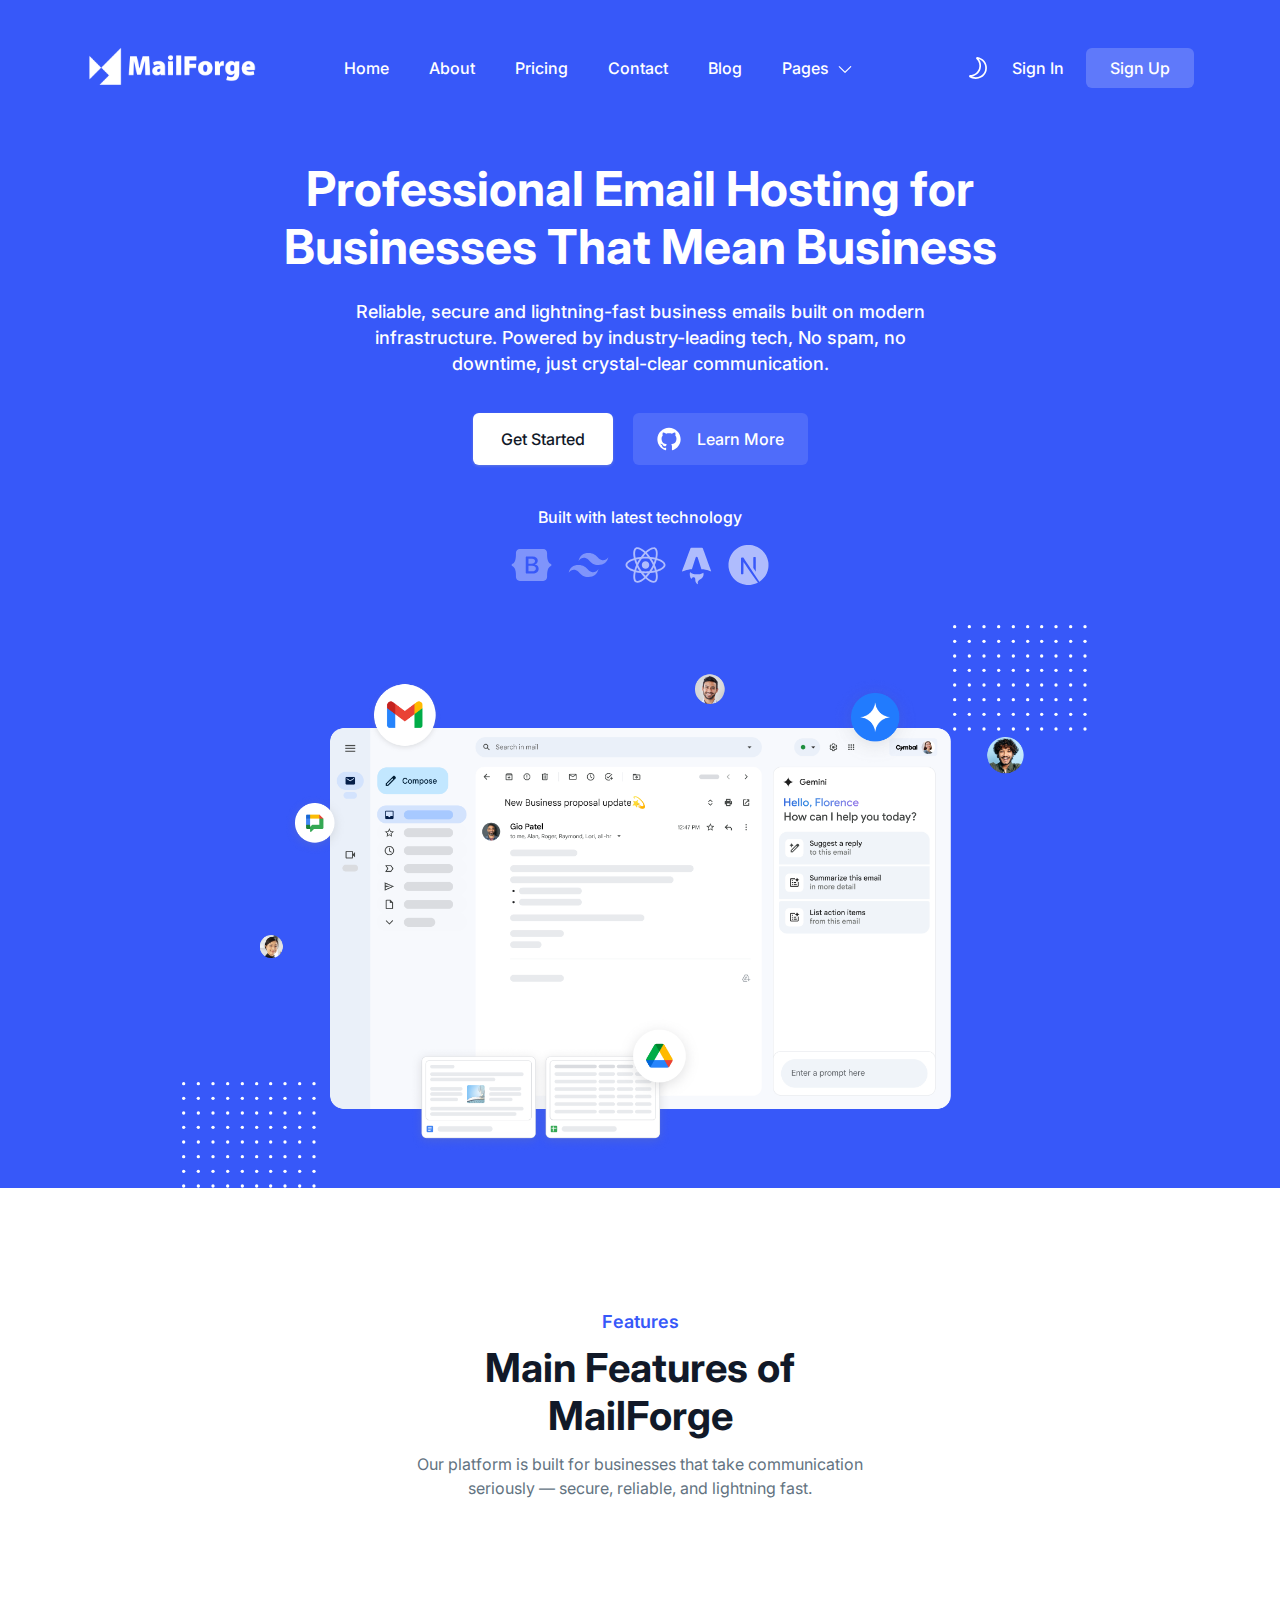
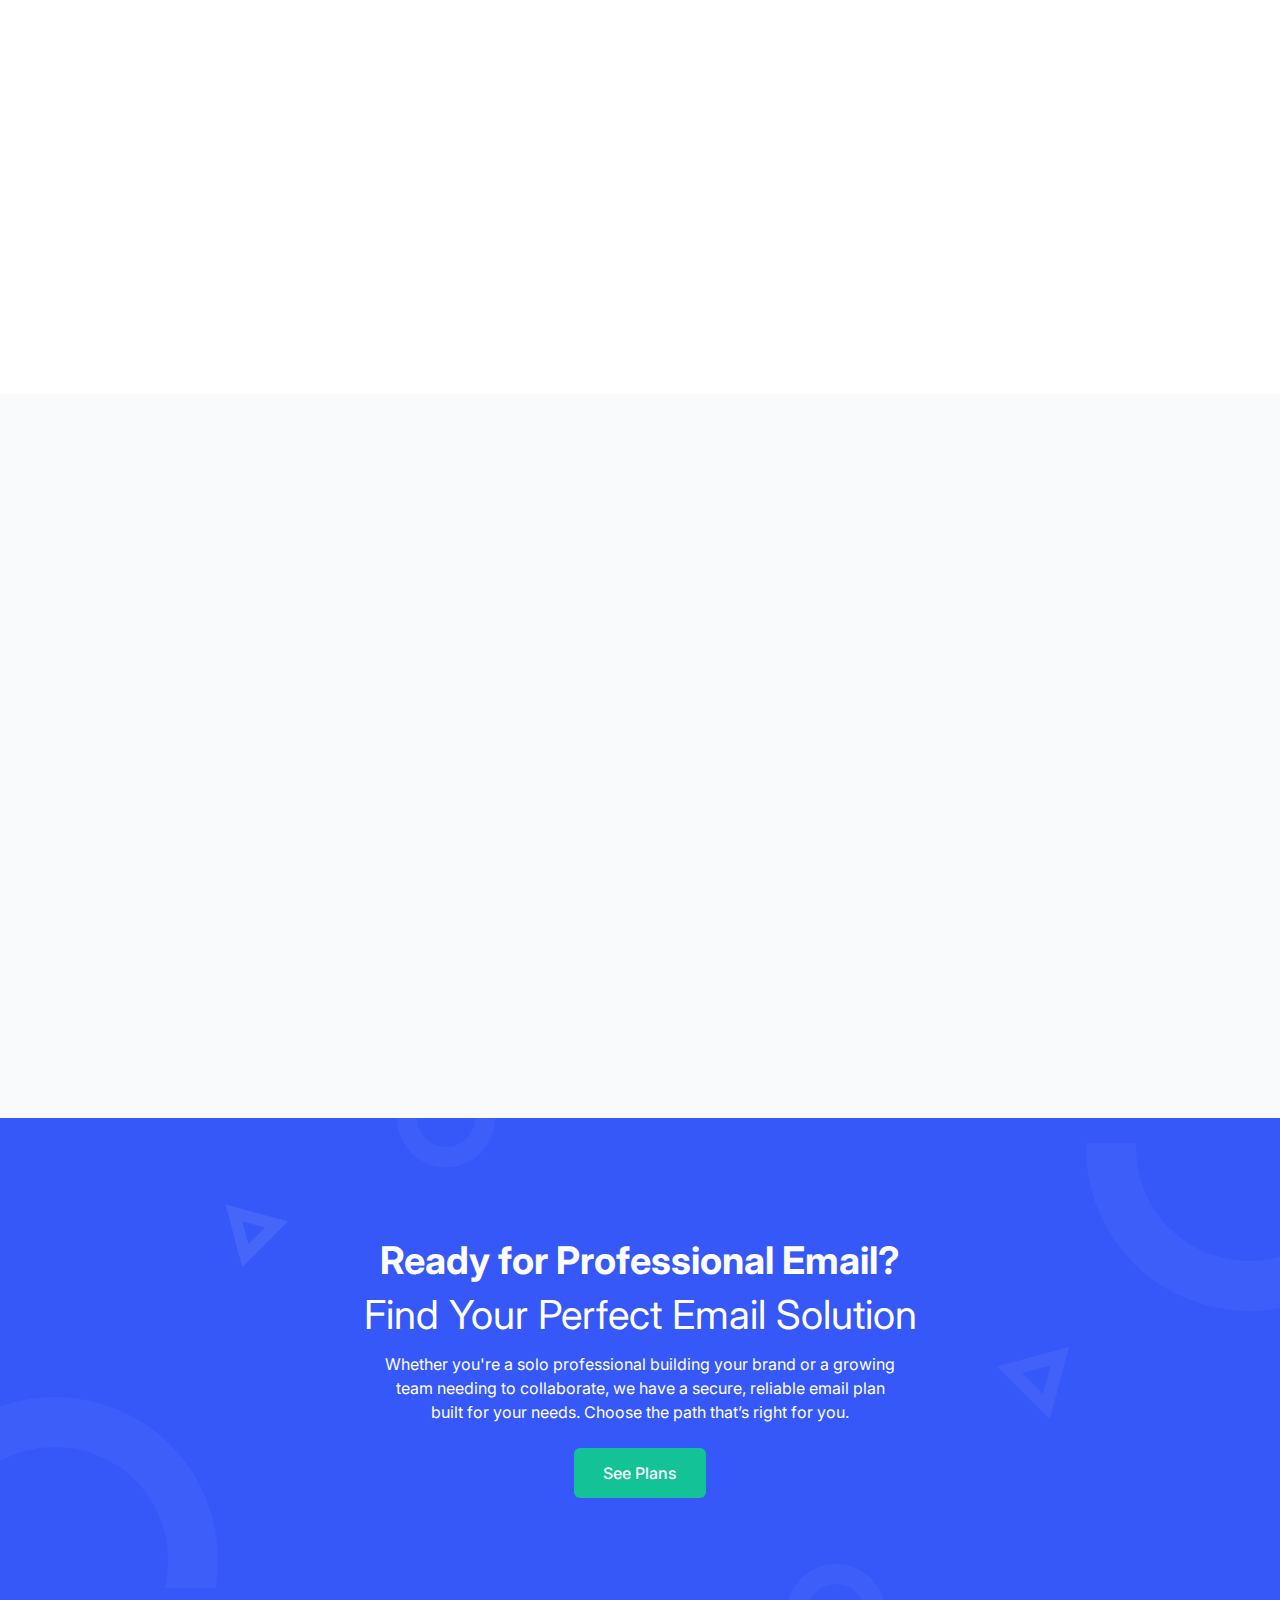
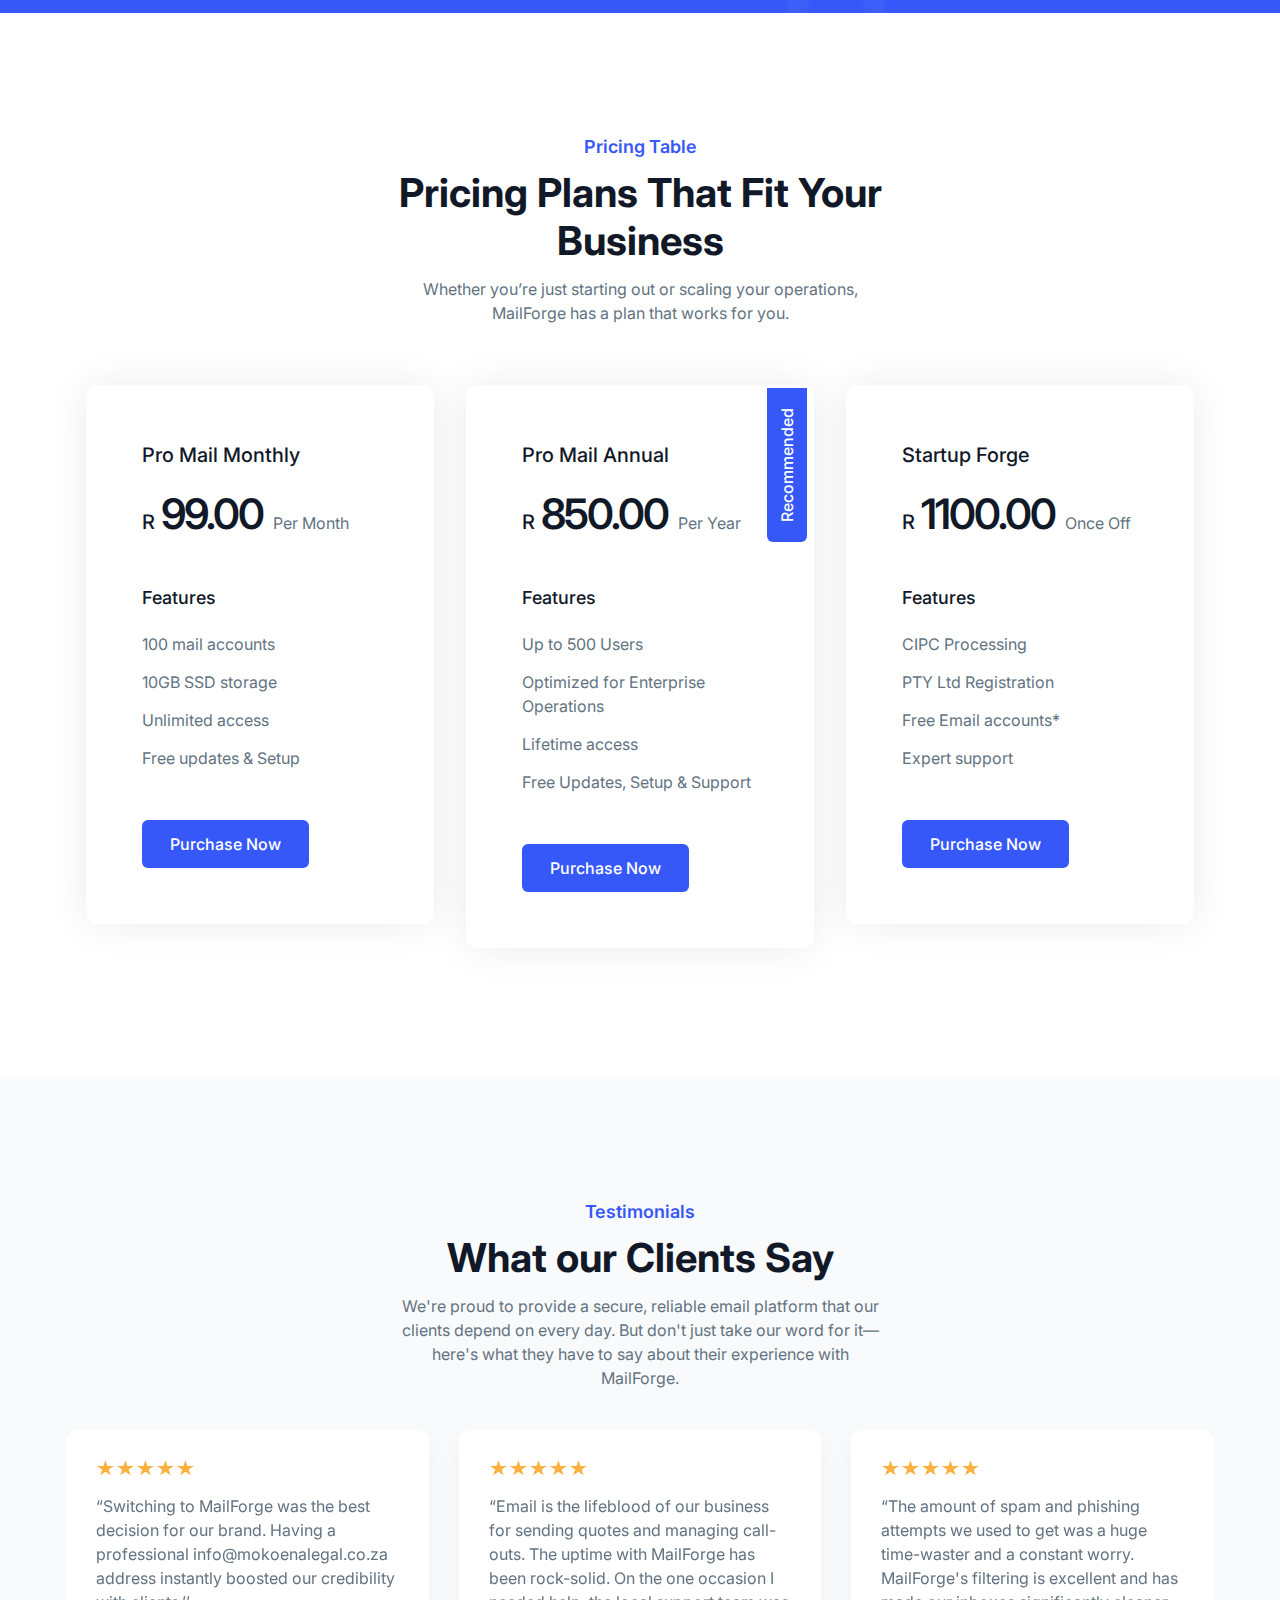
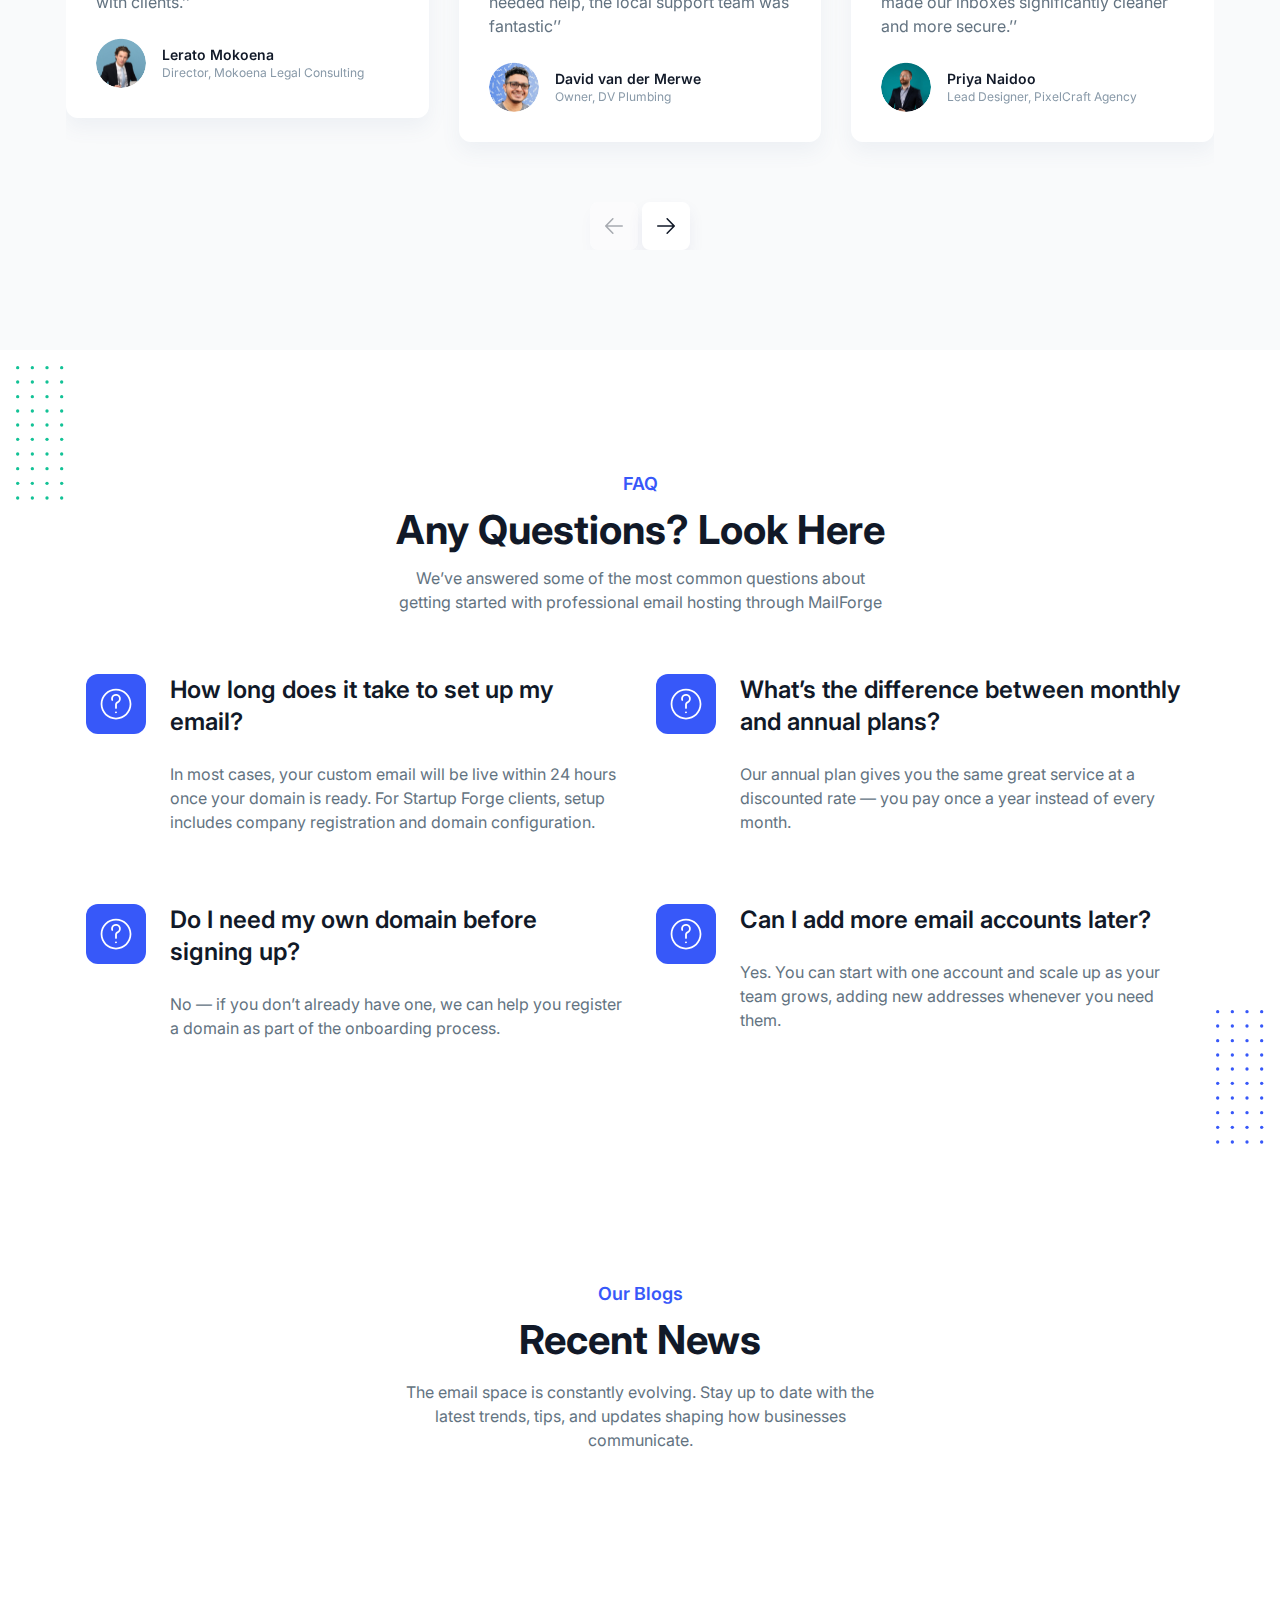
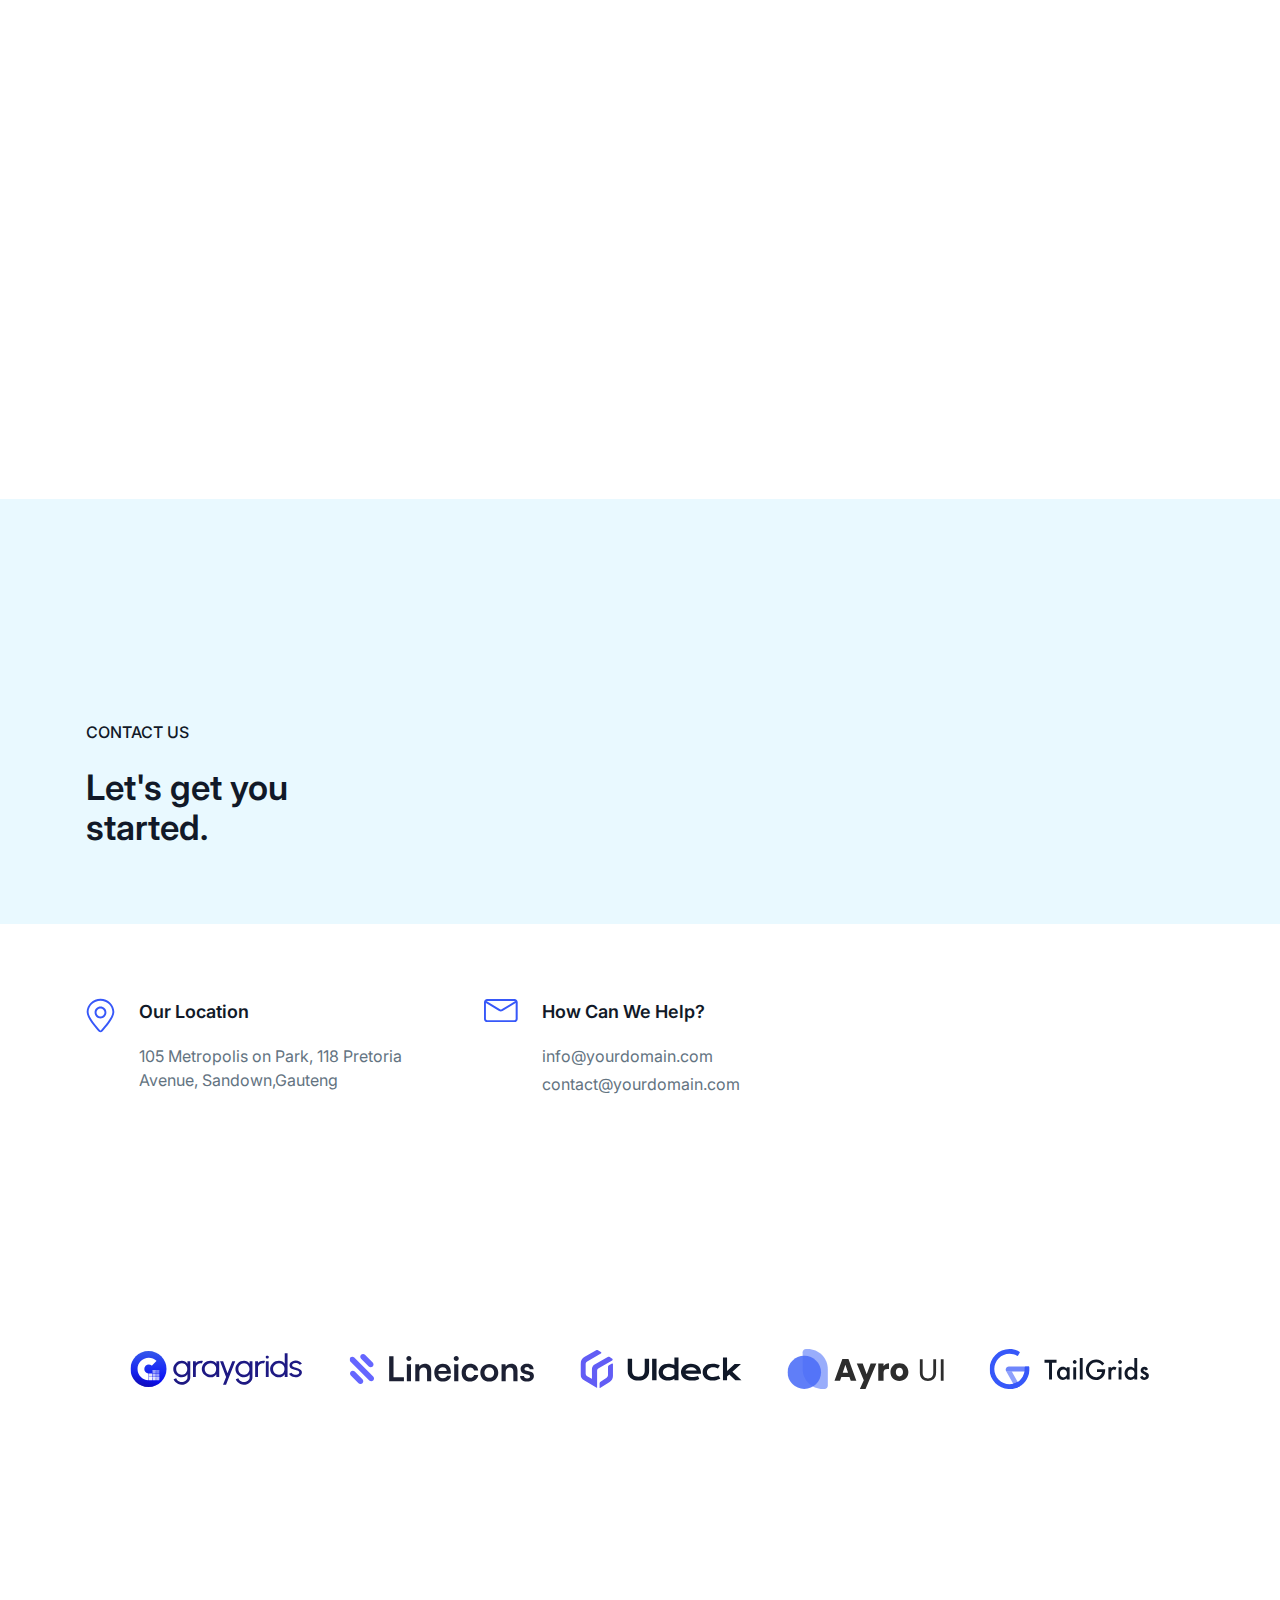
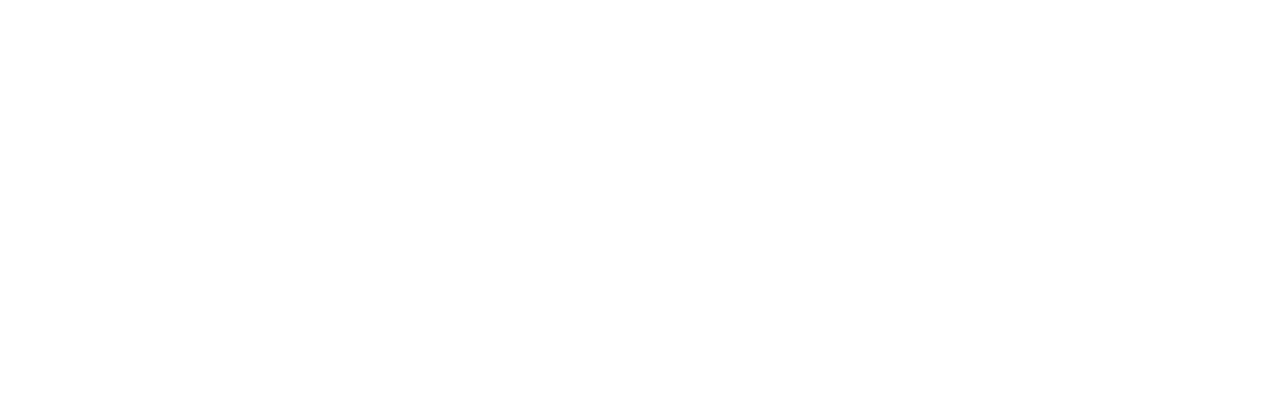
<file: index.html>
<!doctype html>
<html lang="en" class="scroll-smooth">
  <head>
    <meta charset="UTF-8" />
    <meta http-equiv="X-UA-Compatible" content="IE=edge" />
    <meta name="viewport" content="width=device-width, initial-scale=1.0" />
    <title>
      MailForge | Professional Email Hosting for Business and Teams
    </title>
    <link
      rel="shortcut icon"
      href="assets/images/favicon.png"
      type="image/x-icon"
    />
    <link rel="stylesheet" href="assets/css/swiper-bundle.min.css" />
    <link rel="stylesheet" href="assets/css/animate.css" />
    <link rel="stylesheet" href="./src/css/tailwind.css" />

    <!-- ==== WOW JS ==== -->
    <script src="assets/js/wow.min.js"></script>
    <script>
      new WOW().init();
    </script>
  </head>

  <body>
    <!-- ====== Navbar Section Start -->
    <div
      class="absolute top-0 left-0 z-40 flex items-center w-full bg-transparent ud-header"
    >
      <div class="container px-4 mx-auto">
        <div class="relative flex items-center justify-between -mx-4">
          <div class="max-w-full px-4 w-60">
            <a href="index.html" class="block w-full py-5 navbar-logo">
              <img
                src="assets/images/logo/logo-white.png"
                alt="logo"
                class="w-full header-logo"
              />
            </a>
          </div>
          <div class="flex items-center justify-between w-full px-4">
            <div>
              <button
                id="navbarToggler"
                class="absolute right-4 top-1/2 block -translate-y-1/2 rounded-lg px-3 py-[6px] ring-primary focus:ring-2 lg:hidden"
              >
                <span
                  class="relative my-[6px] block h-[2px] w-[30px] bg-white"
                ></span>
                <span
                  class="relative my-[6px] block h-[2px] w-[30px] bg-white"
                ></span>
                <span
                  class="relative my-[6px] block h-[2px] w-[30px] bg-white"
                ></span>
              </button>
              <nav
                id="navbarCollapse"
                class="absolute right-4 top-full hidden w-full max-w-[250px] rounded-lg bg-white py-5 shadow-lg dark:bg-dark-2 lg:static lg:block lg:w-full lg:max-w-full lg:bg-transparent lg:px-4 lg:py-0 lg:shadow-none dark:lg:bg-transparent xl:px-6"
              >
                <ul class="blcok lg:flex 2xl:ml-20">
                  <li class="relative group">
                    <a
                      href="#home"
                      class="flex py-2 mx-8 text-base font-medium ud-menu-scroll text-dark group-hover:text-primary dark:text-white lg:mr-0 lg:inline-flex lg:px-0 lg:py-6 lg:text-white lg:group-hover:text-white lg:group-hover:opacity-70"
                    >
                      Home
                    </a>
                  </li>
                  <li class="relative group">
                    <a
                    href="about.html"
                      class="flex py-2 mx-8 text-base font-medium ud-menu-scroll text-dark group-hover:text-primary dark:text-white lg:ml-7 lg:mr-0 lg:inline-flex lg:px-0 lg:py-6 lg:text-white lg:group-hover:text-white lg:group-hover:opacity-70 xl:ml-10"
                    >
                      About
                    </a>
                  </li>
                  <li class="relative group">
                    <a
                      href="#pricing"
                      class="flex py-2 mx-8 text-base font-medium ud-menu-scroll text-dark group-hover:text-primary dark:text-white lg:ml-7 lg:mr-0 lg:inline-flex lg:px-0 lg:py-6 lg:text-white lg:group-hover:text-white lg:group-hover:opacity-70 xl:ml-10"
                    >
                      Pricing
                    </a>
                  </li>
                  <li class="relative group">
                    <a
                      href="#team"
                      class="flex py-2 mx-8 text-base font-medium ud-menu-scroll text-dark group-hover:text-primary dark:text-white lg:ml-7 lg:mr-0 lg:inline-flex lg:px-0 lg:py-6 lg:text-white lg:group-hover:text-white lg:group-hover:opacity-70 xl:ml-10"
                    >
                      Contact
                    </a>
                  </li>
                  <li class="relative group">
                    <a
                      href="blog-grids.html"
                      class="flex py-2 mx-8 text-base font-medium ud-menu-scroll text-dark group-hover:text-primary dark:text-white lg:ml-7 lg:mr-0 lg:inline-flex lg:px-0 lg:py-6 lg:text-white lg:group-hover:text-white lg:group-hover:opacity-70 xl:ml-10"
                    >
                      Blog
                    </a>
                  </li>
                  <li class="relative submenu-item group">
                    <a
                      href="javascript:void(0)"
                      class="relative flex items-center justify-between py-2 mx-8 text-base font-medium text-dark group-hover:text-primary dark:text-white lg:ml-8 lg:mr-0 lg:inline-flex lg:py-6 lg:pl-0 lg:pr-4 lg:text-white lg:group-hover:text-white lg:group-hover:opacity-70 xl:ml-10"
                    >
                      Pages

                      <svg
                        class="ml-2 fill-current"
                        width="16"
                        height="20"
                        viewBox="0 0 16 20"
                        fill="none"
                        xmlns="http://www.w3.org/2000/svg"
                      >
                        <path
                          d="M7.99999 14.9C7.84999 14.9 7.72499 14.85 7.59999 14.75L1.84999 9.10005C1.62499 8.87505 1.62499 8.52505 1.84999 8.30005C2.07499 8.07505 2.42499 8.07505 2.64999 8.30005L7.99999 13.525L13.35 8.25005C13.575 8.02505 13.925 8.02505 14.15 8.25005C14.375 8.47505 14.375 8.82505 14.15 9.05005L8.39999 14.7C8.27499 14.825 8.14999 14.9 7.99999 14.9Z"
                        />
                      </svg>
                    </a>
                    <div
                      class="submenu relative left-0 top-full hidden w-[250px] rounded-xs bg-white p-4 transition-[top] duration-300 group-hover:opacity-100 dark:bg-dark-2 lg:invisible lg:absolute lg:top-[110%] lg:block lg:opacity-0 lg:shadow-lg lg:group-hover:visible lg:group-hover:top-full"
                    >
                      <a
                        href="about.html"
                        class="block rounded-sm px-4 py-[10px] text-sm text-body-color hover:text-primary dark:text-dark-6 dark:hover:text-primary"
                      >
                        About Page
                      </a>
                      <a
                        href="pricing.html"
                        class="block rounded-sm px-4 py-[10px] text-sm text-body-color hover:text-primary dark:text-dark-6 dark:hover:text-primary"
                      >
                        Pricing Page
                      </a>
                      <a
                        href="contact.html"
                        class="block rounded-sm px-4 py-[10px] text-sm text-body-color hover:text-primary dark:text-dark-6 dark:hover:text-primary"
                      >
                        Contact Page
                      </a>
                      <a
                        href="blog-grids.html"
                        class="block rounded-sm px-4 py-[10px] text-sm text-body-color hover:text-primary dark:text-dark-6 dark:hover:text-primary"
                      >
                        Blog Grid Page
                      </a>
                      <a
                        href="blog-details.html"
                        class="block rounded-sm px-4 py-[10px] text-sm text-body-color hover:text-primary dark:text-dark-6 dark:hover:text-primary"
                      >
                        Blog Details Page
                      </a>
                      <a
                        href="signup.html"
                        class="block rounded-sm px-4 py-[10px] text-sm text-body-color hover:text-primary dark:text-dark-6 dark:hover:text-primary"
                      >
                        Sign Up Page
                      </a>
                      <a
                        href="signin.html"
                        class="block rounded-sm px-4 py-[10px] text-sm text-body-color hover:text-primary dark:text-dark-6 dark:hover:text-primary"
                      >
                        Sign In Page
                      </a>
                      <a
                        href="404.html"
                        class="block rounded-sm px-4 py-[10px] text-sm text-body-color hover:text-primary dark:text-dark-6 dark:hover:text-primary"
                      >
                        404 Page
                      </a>
                    </div>
                  </li>
                </ul>
              </nav>
            </div>
            <div class="flex items-center justify-end pr-16 lg:pr-0">
              <label
                for="themeSwitcher"
                class="inline-flex items-center cursor-pointer"
                aria-label="themeSwitcher"
                name="themeSwitcher"
              >
                <input
                  type="checkbox"
                  name="themeSwitcher"
                  id="themeSwitcher"
                  class="sr-only"
                />
                <span class="block text-white dark:hidden">
                  <svg
                    class="fill-current"
                    width="24"
                    height="24"
                    viewBox="0 0 24 24"
                    fill="none"
                    xmlns="http://www.w3.org/2000/svg"
                  >
                    <path
                      d="M13.3125 1.50001C12.675 1.31251 12.0375 1.16251 11.3625 1.05001C10.875 0.975006 10.35 1.23751 10.1625 1.68751C9.93751 2.13751 10.05 2.70001 10.425 3.00001C13.0875 5.47501 14.0625 9.11251 12.975 12.525C11.775 16.3125 8.25001 18.975 4.16251 19.0875C3.63751 19.0875 3.22501 19.425 3.07501 19.9125C2.92501 20.4 3.15001 20.925 3.56251 21.1875C4.50001 21.75 5.43751 22.2 6.37501 22.5C7.46251 22.8375 8.58751 22.9875 9.71251 22.9875C11.625 22.9875 13.5 22.5 15.1875 21.5625C17.85 20.1 19.725 17.7375 20.55 14.8875C22.1625 9.26251 18.975 3.37501 13.3125 1.50001ZM18.9375 14.4C18.2625 16.8375 16.6125 18.825 14.4 20.0625C12.075 21.3375 9.41251 21.6 6.90001 20.85C6.63751 20.775 6.33751 20.6625 6.07501 20.55C10.05 19.7625 13.35 16.9125 14.5875 13.0125C15.675 9.56251 15 5.92501 12.7875 3.07501C17.5875 4.68751 20.2875 9.67501 18.9375 14.4Z"
                    />
                  </svg>
                </span>
                <span class="hidden text-white dark:block">
                  <svg
                    class="fill-current"
                    width="24"
                    height="24"
                    viewBox="0 0 24 24"
                    fill="none"
                    xmlns="http://www.w3.org/2000/svg"
                  >
                    <g clip-path="url(#clip0_2172_3070)">
                      <path
                        d="M12 6.89999C9.18752 6.89999 6.90002 9.18749 6.90002 12C6.90002 14.8125 9.18752 17.1 12 17.1C14.8125 17.1 17.1 14.8125 17.1 12C17.1 9.18749 14.8125 6.89999 12 6.89999ZM12 15.4125C10.125 15.4125 8.58752 13.875 8.58752 12C8.58752 10.125 10.125 8.58749 12 8.58749C13.875 8.58749 15.4125 10.125 15.4125 12C15.4125 13.875 13.875 15.4125 12 15.4125Z"
                      />
                      <path
                        d="M12 4.2375C12.45 4.2375 12.8625 3.8625 12.8625 3.375V1.5C12.8625 1.05 12.4875 0.637497 12 0.637497C11.55 0.637497 11.1375 1.0125 11.1375 1.5V3.4125C11.175 3.8625 11.55 4.2375 12 4.2375Z"
                      />
                      <path
                        d="M12 19.7625C11.55 19.7625 11.1375 20.1375 11.1375 20.625V22.5C11.1375 22.95 11.5125 23.3625 12 23.3625C12.45 23.3625 12.8625 22.9875 12.8625 22.5V20.5875C12.8625 20.1375 12.45 19.7625 12 19.7625Z"
                      />
                      <path
                        d="M18.1125 6.74999C18.3375 6.74999 18.5625 6.67499 18.7125 6.48749L19.9125 5.28749C20.25 4.94999 20.25 4.42499 19.9125 4.08749C19.575 3.74999 19.05 3.74999 18.7125 4.08749L17.5125 5.28749C17.175 5.62499 17.175 6.14999 17.5125 6.48749C17.6625 6.67499 17.8875 6.74999 18.1125 6.74999Z"
                      />
                      <path
                        d="M5.32501 17.5125L4.12501 18.675C3.78751 19.0125 3.78751 19.5375 4.12501 19.875C4.27501 20.025 4.50001 20.1375 4.72501 20.1375C4.95001 20.1375 5.17501 20.0625 5.32501 19.875L6.52501 18.675C6.86251 18.3375 6.86251 17.8125 6.52501 17.475C6.18751 17.175 5.62501 17.175 5.32501 17.5125Z"
                      />
                      <path
                        d="M22.5 11.175H20.5875C20.1375 11.175 19.725 11.55 19.725 12.0375C19.725 12.4875 20.1 12.9 20.5875 12.9H22.5C22.95 12.9 23.3625 12.525 23.3625 12.0375C23.3625 11.55 22.95 11.175 22.5 11.175Z"
                      />
                      <path
                        d="M4.23751 12C4.23751 11.55 3.86251 11.1375 3.37501 11.1375H1.50001C1.05001 11.1375 0.637512 11.5125 0.637512 12C0.637512 12.45 1.01251 12.8625 1.50001 12.8625H3.41251C3.86251 12.8625 4.23751 12.45 4.23751 12Z"
                      />
                      <path
                        d="M18.675 17.5125C18.3375 17.175 17.8125 17.175 17.475 17.5125C17.1375 17.85 17.1375 18.375 17.475 18.7125L18.675 19.9125C18.825 20.0625 19.05 20.175 19.275 20.175C19.5 20.175 19.725 20.1 19.875 19.9125C20.2125 19.575 20.2125 19.05 19.875 18.7125L18.675 17.5125Z"
                      />
                      <path
                        d="M5.32501 4.125C4.98751 3.7875 4.46251 3.7875 4.12501 4.125C3.78751 4.4625 3.78751 4.9875 4.12501 5.325L5.32501 6.525C5.47501 6.675 5.70001 6.7875 5.92501 6.7875C6.15001 6.7875 6.37501 6.7125 6.52501 6.525C6.86251 6.1875 6.86251 5.6625 6.52501 5.325L5.32501 4.125Z"
                      />
                    </g>
                    <defs>
                      <clipPath id="clip0_2172_3070">
                        <rect width="24" height="24" fill="white" />
                      </clipPath>
                    </defs>
                  </svg>
                </span>
              </label>
              <div class="hidden sm:flex">
                <a
                  href="signin.html"
                  class="loginBtn px-[22px] py-2 text-base font-medium text-white hover:opacity-70"
                >
                  Sign In
                </a>
                <a
                  href="signup.html"
                  class="px-6 py-2 text-base font-medium text-white duration-300 ease-in-out rounded-md bg-white/20 signUpBtn hover:bg-white/100 hover:text-dark"
                >
                  Sign Up
                </a>
              </div>
            </div>
          </div>
        </div>
      </div>
    </div>
    <!-- ====== Navbar Section End -->

    <!-- ====== Hero Section Start -->
    <div
      id="home"
      class="relative overflow-hidden bg-primary pt-[120px] md:pt-[130px] lg:pt-[160px]"
    >
      <div class="container px-4 mx-auto">
        <div class="flex flex-wrap items-center -mx-4">
          <div class="w-full px-4">
            <div
              class="hero-content wow fadeInUp mx-auto max-w-[780px] text-center"
              data-wow-delay=".2s"
            >
              <h1
                class="mb-6 text-3xl font-bold leading-snug text-white sm:text-4xl sm:leading-snug lg:text-5xl lg:leading-[1.2]"
              >
              Professional Email Hosting for Businesses That Mean Business
              </h1>
              <p
                class="mx-auto mb-9 max-w-[600px] text-base font-medium text-white sm:text-lg sm:leading-[1.44]"
              >
                Reliable, secure and lightning-fast business emails built on modern infrastructure.
                Powered by industry-leading tech, No spam, no downtime, just crystal-clear communication.
              </p>
              <ul
                class="flex flex-wrap items-center justify-center gap-5 mb-10"
              >
                <li>
                  <a
                    href="https://links.tailgrids.com/play-download"
                    class="inline-flex items-center justify-center rounded-md bg-white px-7 py-[14px] text-center text-base font-medium text-dark shadow-1 transition duration-300 ease-in-out hover:bg-gray-2 hover:text-body-color"
                  >
                    Get Started
                  </a>
                </li>
                <li>
                  <a
                    href="https://github.com/tailgrids/play-tailwind"
                    target="_blank"
                    class="flex items-center gap-4 rounded-md bg-white/[0.12] px-6 py-[14px] text-base font-medium text-white transition duration-300 ease-in-out hover:bg-white hover:text-dark"
                  >
                    <svg
                      class="fill-current"
                      width="24"
                      height="24"
                      viewBox="0 0 24 24"
                      fill="none"
                      xmlns="http://www.w3.org/2000/svg"
                    >
                      <g clip-path="url(#clip0_2005_10818)">
                        <path
                          d="M12 0.674805C5.625 0.674805 0.375 5.8498 0.375 12.2998C0.375 17.3998 3.7125 21.7498 8.3625 23.3248C8.9625 23.4373 9.15 23.0623 9.15 22.7998C9.15 22.5373 9.15 21.7873 9.1125 20.7748C5.8875 21.5248 5.2125 19.1998 5.2125 19.1998C4.6875 17.8873 3.9 17.5123 3.9 17.5123C2.85 16.7623 3.9375 16.7623 3.9375 16.7623C5.1 16.7998 5.7375 17.9623 5.7375 17.9623C6.75 19.7623 8.475 19.2373 9.1125 18.8998C9.225 18.1498 9.525 17.6248 9.8625 17.3248C7.3125 17.0623 4.575 16.0498 4.575 11.6248C4.575 10.3498 5.0625 9.3373 5.775 8.5498C5.6625 8.2873 5.25 7.0873 5.8875 5.4748C5.8875 5.4748 6.9 5.1748 9.1125 6.6748C10.05 6.4123 11.025 6.2623 12.0375 6.2623C13.05 6.2623 14.0625 6.3748 14.9625 6.6748C17.175 5.2123 18.15 5.4748 18.15 5.4748C18.7875 7.0498 18.4125 8.2873 18.2625 8.5498C19.0125 9.3373 19.4625 10.3873 19.4625 11.6248C19.4625 16.0498 16.725 17.0623 14.175 17.3248C14.5875 17.6998 14.9625 18.4498 14.9625 19.4998C14.9625 21.0748 14.925 22.3123 14.925 22.6873C14.925 22.9873 15.15 23.3248 15.7125 23.2123C20.2875 21.6748 23.625 17.3623 23.625 12.2248C23.5875 5.8498 18.375 0.674805 12 0.674805Z"
                        />
                      </g>
                      <defs>
                        <clipPath id="clip0_2005_10818">
                          <rect width="24" height="24" fill="white" />
                        </clipPath>
                      </defs>
                    </svg>
                    Learn More
                  </a>
                </li>
              </ul>
              <div>
                <p class="mb-4 text-base font-medium text-center text-white">
                  Built with latest technology
                </p>
                <div
                  class="flex items-center justify-center gap-4 text-center wow fadeInUp"
                  data-wow-delay=".3s"
                >
                  <a
                    href="https://github.com/uideck/play-bootstrap/"
                    class="duration-300 ease-in-out text-white/60 hover:text-white"
                    target="_blank"
                  >
                    <svg
                      class="fill-current"
                      width="41"
                      height="32"
                      viewBox="0 0 41 32"
                      fill="none"
                      xmlns="http://www.w3.org/2000/svg"
                    >
                      <mask
                        id="mask0_2005_10788"
                        style="mask-type: luminance"
                        maskUnits="userSpaceOnUse"
                        x="0"
                        y="0"
                        width="41"
                        height="32"
                      >
                        <path
                          d="M0.521393 0.0454102H40.5214V31.9174H0.521393V0.0454102Z"
                        />
                      </mask>
                      <g mask="url(#mask0_2005_10788)">
                        <path
                          fill-rule="evenodd"
                          clip-rule="evenodd"
                          d="M8.82951 0.048584C6.54719 0.048584 4.85835 2.04626 4.93395 4.21266C5.00655 6.29398 4.91223 8.98962 4.23366 11.1879C3.55264 13.3923 2.4017 14.7893 0.521393 14.9686V16.993C2.4017 17.1727 3.55264 18.5689 4.23358 20.7737C4.91223 22.9719 5.00647 25.6676 4.93387 27.7489C4.85827 29.915 6.54711 31.913 8.82983 31.913H32.2163C34.4987 31.913 36.1872 29.9153 36.1116 27.7489C36.039 25.6676 36.1333 22.9719 36.8119 20.7737C37.4929 18.5689 38.641 17.1721 40.5214 16.993V14.9686C38.6411 14.7889 37.493 13.3927 36.8119 11.1879C36.1332 8.9899 36.039 6.29398 36.1116 4.21266C36.1872 2.04654 34.4987 0.048584 32.2163 0.048584H8.82951ZM27.6401 19.6632C27.6401 22.6463 25.415 24.4554 21.7224 24.4554H15.4366C15.2568 24.4554 15.0844 24.3839 14.9572 24.2568C14.8301 24.1297 14.7587 23.9572 14.7587 23.7774V8.18422C14.7587 8.00442 14.8301 7.83194 14.9572 7.70482C15.0844 7.57766 15.2568 7.50626 15.4366 7.50626H21.6866C24.7656 7.50626 26.7863 9.17406 26.7863 11.7347C26.7863 13.5319 25.427 15.1409 23.6952 15.4228V15.5165C26.0526 15.7751 27.6401 17.408 27.6401 19.6632ZM21.037 9.65538H17.453V14.7179H20.4716C22.8052 14.7179 24.092 13.7782 24.092 12.0986C24.0917 10.5245 22.9855 9.65538 21.037 9.65538ZM17.453 16.7265V22.3055H21.1689C23.5986 22.3055 24.8856 21.3306 24.8856 19.4984C24.8856 17.6663 23.5625 16.7263 21.0126 16.7263L17.453 16.7265Z"
                        />
                      </g>
                    </svg>
                  </a>

                  <a
                    href="https://github.com/TailGrids/play-tailwind/"
                    class="duration-300 ease-in-out text-white/60 hover:text-white"
                    target="_blank"
                  >
                    <svg
                      class="fill-current"
                      width="41"
                      height="26"
                      viewBox="0 0 41 26"
                      fill="none"
                      xmlns="http://www.w3.org/2000/svg"
                    >
                      <mask
                        id="mask0_2005_10783"
                        style="mask-type: luminance"
                        maskUnits="userSpaceOnUse"
                        x="0"
                        y="0"
                        width="41"
                        height="26"
                      >
                        <path
                          d="M0.521393 0.949463H40.5214V25.0135H0.521393V0.949463Z"
                        />
                      </mask>
                      <g mask="url(#mask0_2005_10783)">
                        <path
                          d="M20.5214 0.980713C15.1882 0.980713 11.8546 3.64743 10.5214 8.98071C12.5214 6.31399 14.8546 5.31399 17.5214 5.98071C19.043 6.36103 20.1302 7.46495 21.3342 8.68667C23.295 10.6771 25.5642 12.9807 30.5214 12.9807C35.8546 12.9807 39.1882 10.314 40.5214 4.98071C38.5214 7.64743 36.1882 8.64743 33.5214 7.98071C31.9998 7.60039 30.9126 6.49651 29.7086 5.27479C27.7478 3.28431 25.4786 0.980713 20.5214 0.980713ZM10.5214 12.9807C5.18819 12.9807 1.85459 15.6474 0.521393 20.9807C2.52139 18.314 4.85459 17.314 7.52139 17.9807C9.04299 18.361 10.1302 19.465 11.3342 20.6867C13.295 22.6771 15.5642 24.9807 20.5214 24.9807C25.8546 24.9807 29.1882 22.314 30.5214 16.9807C28.5214 19.6474 26.1882 20.6474 23.5214 19.9807C21.9998 19.6004 20.9126 18.4965 19.7086 17.2748C17.7478 15.2843 15.4786 12.9807 10.5214 12.9807Z"
                        />
                      </g>
                    </svg>
                  </a>

                  <a
                    href="https://github.com/NextJSTemplates/play-nextjs"
                    class="duration-300 ease-in-out text-white/60 hover:text-white"
                    target="_blank"
                  >
                    <svg
                      class="fill-current"
                      width="41"
                      height="36"
                      viewBox="0 0 41 36"
                      fill="none"
                      xmlns="http://www.w3.org/2000/svg"
                    >
                      <path
                        d="M40.5214 17.9856C40.5214 15.3358 37.203 12.8245 32.1154 11.2673C33.2894 6.08177 32.7678 1.95622 30.4686 0.63539C29.9386 0.325566 29.3186 0.178806 28.6422 0.178806V1.99699C29.017 1.99699 29.3186 2.07037 29.5714 2.20897C30.6802 2.84493 31.1614 5.26645 30.7862 8.38101C30.6966 9.14741 30.5498 9.95457 30.3706 10.7781C28.7726 10.3867 27.0278 10.0851 25.1934 9.88937C24.0926 8.38101 22.951 7.01125 21.8014 5.81273C24.4594 3.34229 26.9542 1.98883 28.6502 1.98883V0.170654C26.4082 0.170654 23.473 1.7687 20.505 4.54081C17.5374 1.78501 14.6022 0.203266 12.3598 0.203266V2.02145C14.0478 2.02145 16.5506 3.36673 19.2086 5.82089C18.0674 7.01941 16.9258 8.38101 15.8414 9.88937C13.9986 10.0851 12.2538 10.3867 10.6558 10.7862C10.4686 9.97089 10.3298 9.18001 10.2318 8.42177C9.84859 5.30721 10.3218 2.88569 11.4222 2.24157C11.667 2.09483 11.985 2.0296 12.3598 2.0296V0.211422C11.675 0.211422 11.0554 0.358178 10.5174 0.668006C8.22619 1.98883 7.71259 6.10626 8.89499 11.2754C3.82339 12.8409 0.521393 15.3439 0.521393 17.9856C0.521393 20.6354 3.8398 23.1466 8.9274 24.7039C7.7534 29.8894 8.27499 34.0149 10.5742 35.3358C11.1042 35.6456 11.7242 35.7923 12.409 35.7923C14.651 35.7923 17.5862 34.1943 20.5542 31.4222C23.5218 34.178 26.457 35.7597 28.699 35.7597C29.3842 35.7597 30.0038 35.613 30.5418 35.3031C32.833 33.9823 33.3466 29.8649 32.1642 24.6957C37.2194 23.1385 40.5214 20.6273 40.5214 17.9856ZM29.9058 12.5473C29.6042 13.5991 29.229 14.6835 28.805 15.7679C28.471 15.1156 28.1202 14.4634 27.737 13.8111C27.3622 13.1588 26.9626 12.5229 26.563 11.9032C27.7206 12.0745 28.8378 12.2864 29.9058 12.5473ZM26.1718 21.2306C25.5358 22.3313 24.8834 23.3749 24.2066 24.3451C22.9918 24.4511 21.7606 24.5082 20.5214 24.5082C19.2902 24.5082 18.059 24.4511 16.8526 24.3533C16.1758 23.3831 15.5154 22.3476 14.8794 21.2551C14.2598 20.187 13.697 19.1026 13.1834 18.01C13.689 16.9175 14.2598 15.8249 14.871 14.7569C15.507 13.6562 16.1594 12.6126 16.8362 11.6423C18.051 11.5363 19.2822 11.4793 20.5214 11.4793C21.7526 11.4793 22.9838 11.5363 24.1902 11.6342C24.867 12.6044 25.5274 13.6399 26.1634 14.7324C26.783 15.8005 27.3458 16.8849 27.8594 17.9774C27.3458 19.07 26.783 20.1625 26.1718 21.2306ZM28.805 20.1707C29.2454 21.2632 29.6206 22.3557 29.9302 23.4157C28.8622 23.6766 27.737 23.8967 26.571 24.0679C26.9706 23.4401 27.3702 22.796 27.7454 22.1356C28.1202 21.4833 28.471 20.8229 28.805 20.1707ZM20.5378 28.8702C19.7794 28.0875 19.021 27.2151 18.271 26.2611C19.005 26.2938 19.755 26.3182 20.5134 26.3182C21.2798 26.3182 22.0378 26.3019 22.7798 26.2611C22.0462 27.2151 21.2878 28.0875 20.5378 28.8702ZM14.4718 24.0679C13.3138 23.8967 12.197 23.6847 11.129 23.4238C11.4306 22.3721 11.8054 21.2877 12.2294 20.2033C12.5638 20.8555 12.9142 21.5078 13.2974 22.1601C13.6806 22.8123 14.0722 23.4483 14.4718 24.0679ZM20.497 7.10093C21.255 7.88365 22.0134 8.75605 22.7634 9.70998C22.0298 9.67737 21.2798 9.65293 20.5214 9.65293C19.755 9.65293 18.9966 9.66922 18.2546 9.70998C18.9886 8.75605 19.747 7.88365 20.497 7.10093ZM14.4634 11.9032C14.0642 12.531 13.6646 13.1751 13.2894 13.8356C12.9142 14.4878 12.5638 15.1401 12.2294 15.7923C11.7894 14.6998 11.4142 13.6073 11.1042 12.5473C12.1726 12.2946 13.2974 12.0745 14.4634 11.9032ZM7.08459 22.1111C4.19859 20.88 2.33139 19.2657 2.33139 17.9856C2.33139 16.7055 4.19859 15.083 7.08459 13.86C7.78579 13.5583 8.55219 13.2893 9.34339 13.0365C9.80779 14.6346 10.4194 16.2979 11.1778 18.0019C10.4278 19.6978 9.82419 21.3529 9.36779 22.9428C8.56059 22.69 7.79419 22.4128 7.08459 22.1111ZM11.4714 33.7622C10.3626 33.1262 9.8814 30.7047 10.2566 27.5901C10.3462 26.8237 10.493 26.0166 10.6722 25.1931C12.2702 25.5844 14.015 25.8861 15.8494 26.0818C16.9502 27.5901 18.0918 28.9599 19.2414 30.1584C16.5834 32.6289 14.0886 33.9823 12.3926 33.9823C12.0258 33.9742 11.7158 33.9008 11.4714 33.7622ZM30.811 27.5494C31.1942 30.6639 30.721 33.0855 29.6206 33.7296C29.3758 33.8763 29.0578 33.9415 28.683 33.9415C26.995 33.9415 24.4922 32.5963 21.8342 30.1421C22.9754 28.9436 24.117 27.582 25.2014 26.0736C27.0442 25.8779 28.789 25.5763 30.387 25.1768C30.5742 26.0003 30.721 26.7911 30.811 27.5494ZM33.9498 22.1111C33.2486 22.4128 32.4822 22.6819 31.6914 22.9346C31.2266 21.3366 30.615 19.6733 29.857 17.9693C30.607 16.2734 31.2102 14.6183 31.667 13.0284C32.4742 13.2811 33.2406 13.5583 33.9582 13.86C36.8442 15.0912 38.7114 16.7055 38.7114 17.9856C38.7034 19.2657 36.8362 20.8881 33.9498 22.1111Z"
                      />
                      <path
                        d="M20.5134 21.7133C22.5714 21.7133 24.2394 20.0451 24.2394 17.9873C24.2394 15.9294 22.5714 14.2612 20.5134 14.2612C18.4558 14.2612 16.7874 15.9294 16.7874 17.9873C16.7874 20.0451 18.4558 21.7133 20.5134 21.7133Z"
                      />
                    </svg>
                  </a>

                  <a
                    href="https://github.com/TailGrids/play-astro/"
                    class="duration-300 ease-in-out text-white/60 hover:text-white"
                    target="_blank"
                  >
                    <svg
                      class="mt-0.5 fill-current"
                      width="30"
                      height="38"
                      viewBox="0 0 30 38"
                      fill="none"
                      xmlns="http://www.w3.org/2000/svg"
                    >
                      <g clip-path="url(#clip0_2412_2096)">
                        <path
                          d="M9.54022 32.0145C7.86872 30.4866 7.38074 27.2761 8.07717 24.9502C9.28468 26.4166 10.9578 26.8812 12.6908 27.1434C15.3662 27.548 17.9937 27.3967 20.479 26.1739C20.7633 26.0338 21.0261 25.8477 21.3368 25.6591C21.57 26.3357 21.6306 27.0187 21.5492 27.7139C21.3511 29.407 20.5086 30.7148 19.1685 31.7062C18.6326 32.1027 18.0656 32.4572 17.5121 32.8311C15.8119 33.9803 15.3519 35.3278 15.9907 37.2877C16.0059 37.3358 16.0195 37.3835 16.0538 37.5C15.1857 37.1114 14.5516 36.5456 14.0684 35.8018C13.5581 35.017 13.3153 34.1486 13.3026 33.209C13.2962 32.7518 13.2962 32.2905 13.2347 31.8397C13.0845 30.7407 12.5686 30.2486 11.5967 30.2203C10.5992 30.1912 9.81018 30.8078 9.60094 31.779C9.58497 31.8535 9.5618 31.9271 9.53863 32.0137L9.54022 32.0145Z"
                        />
                        <path
                          d="M0 24.5627C0 24.5627 4.94967 22.1515 9.91317 22.1515L13.6555 10.5697C13.7956 10.0096 14.2046 9.62894 14.6665 9.62894C15.1283 9.62894 15.5374 10.0096 15.6775 10.5697L19.4198 22.1515C25.2984 22.1515 29.333 24.5627 29.333 24.5627C29.333 24.5627 20.9256 1.65922 20.9092 1.61326C20.6679 0.936116 20.2605 0.5 19.7113 0.5H9.62256C9.07337 0.5 8.68245 0.936116 8.42473 1.61326C8.40654 1.65835 0 24.5627 0 24.5627Z"
                        />
                      </g>
                      <defs>
                        <clipPath id="clip0_2412_2096">
                          <rect
                            width="29.3925"
                            height="37"
                            transform="translate(0 0.5)"
                          />
                        </clipPath>
                      </defs>
                    </svg>
                  </a>

                  <a
                    href="https://github.com/NextJSTemplates/play-nextjs"
                    class="duration-300 ease-in-out text-white/60 hover:text-white"
                    target="_blank"
                  >
                    <svg
                      class="fill-current"
                      width="41"
                      height="40"
                      viewBox="0 0 41 40"
                      fill="none"
                      xmlns="http://www.w3.org/2000/svg"
                    >
                      <path
                        d="M19.1914 0.0107542C19.1054 0.0185659 18.8322 0.0459068 18.5862 0.0654364C12.911 0.577104 7.59499 3.63931 4.22819 8.34588C2.35339 10.9628 1.15419 13.9313 0.700995 17.0755C0.540995 18.173 0.521393 18.4972 0.521393 19.9854C0.521393 21.4735 0.540995 21.7977 0.700995 22.8952C1.78699 30.3984 7.12619 36.7025 14.3678 39.0382C15.6646 39.4561 17.0314 39.7412 18.5862 39.9131C19.1914 39.9795 21.8082 39.9795 22.4138 39.9131C25.097 39.6163 27.3702 38.9523 29.6122 37.8078C29.9562 37.6321 30.0226 37.5852 29.9754 37.5462C29.9442 37.5227 28.4798 35.5581 26.7218 33.1833L23.527 28.8673L19.5234 22.9421C17.3206 19.6846 15.5082 17.0208 15.4926 17.0208C15.477 17.0169 15.4614 19.6495 15.4534 22.864C15.4418 28.4924 15.4378 28.7189 15.3678 28.8517C15.2662 29.0431 15.1878 29.1212 15.0238 29.2071C14.899 29.2696 14.7894 29.2813 14.1998 29.2813H13.5242L13.3442 29.1681C13.227 29.0938 13.1414 28.9962 13.0826 28.8829L13.0006 28.7072L13.0086 20.8759L13.0202 13.0407L13.1414 12.8884C13.2038 12.8064 13.3366 12.7009 13.4302 12.6502C13.5906 12.572 13.653 12.5642 14.3286 12.5642C15.1254 12.5642 15.2582 12.5955 15.4654 12.822C15.5238 12.8845 17.6914 16.1498 20.285 20.083C22.8786 24.0162 26.425 29.3868 28.167 32.0232L31.331 36.8158L31.491 36.7103C32.909 35.7885 34.4086 34.4761 35.5962 33.1091C38.123 30.207 39.7518 26.6683 40.2986 22.8952C40.459 21.7977 40.4786 21.4735 40.4786 19.9854C40.4786 18.4972 40.459 18.173 40.2986 17.0755C39.213 9.57232 33.8738 3.26825 26.6322 0.93254C25.355 0.518516 23.9958 0.233389 22.4722 0.0615304C22.0974 0.0224718 19.5158 -0.0204928 19.1914 0.0107542ZM27.3702 12.0955C27.5578 12.1892 27.7102 12.3689 27.765 12.5564C27.7962 12.658 27.8038 14.8296 27.7962 19.7237L27.7842 26.7464L26.5462 24.8482L25.3042 22.9499V17.845C25.3042 14.5445 25.3198 12.6892 25.343 12.5994C25.4058 12.3806 25.5422 12.2088 25.7298 12.1072C25.8902 12.0252 25.9486 12.0174 26.5618 12.0174C27.1398 12.0174 27.2414 12.0252 27.3702 12.0955Z"
                      />
                    </svg>
                  </a>
                </div>
              </div>
            </div>
          </div>

          <div class="w-full px-4">
            <div
              class="wow fadeInUp relative z-10 mx-auto max-w-[845px]"
              data-wow-delay=".25s"
            >
              <div class="mt-16">
                <img
                  src="assets/images/hero/hero-image.jpg"
                  alt="hero"
                  class="max-w-full mx-auto rounded-t-xl rounded-tr-xl"
                />
              </div>
              <div class="absolute -left-9 bottom-0 z-[-1]">
                <svg
                  width="134"
                  height="106"
                  viewBox="0 0 134 106"
                  fill="none"
                  xmlns="http://www.w3.org/2000/svg"
                >
                  <circle
                    cx="1.66667"
                    cy="104"
                    r="1.66667"
                    transform="rotate(-90 1.66667 104)"
                    fill="white"
                  />
                  <circle
                    cx="16.3333"
                    cy="104"
                    r="1.66667"
                    transform="rotate(-90 16.3333 104)"
                    fill="white"
                  />
                  <circle
                    cx="31"
                    cy="104"
                    r="1.66667"
                    transform="rotate(-90 31 104)"
                    fill="white"
                  />
                  <circle
                    cx="45.6667"
                    cy="104"
                    r="1.66667"
                    transform="rotate(-90 45.6667 104)"
                    fill="white"
                  />
                  <circle
                    cx="60.3333"
                    cy="104"
                    r="1.66667"
                    transform="rotate(-90 60.3333 104)"
                    fill="white"
                  />
                  <circle
                    cx="88.6667"
                    cy="104"
                    r="1.66667"
                    transform="rotate(-90 88.6667 104)"
                    fill="white"
                  />
                  <circle
                    cx="117.667"
                    cy="104"
                    r="1.66667"
                    transform="rotate(-90 117.667 104)"
                    fill="white"
                  />
                  <circle
                    cx="74.6667"
                    cy="104"
                    r="1.66667"
                    transform="rotate(-90 74.6667 104)"
                    fill="white"
                  />
                  <circle
                    cx="103"
                    cy="104"
                    r="1.66667"
                    transform="rotate(-90 103 104)"
                    fill="white"
                  />
                  <circle
                    cx="132"
                    cy="104"
                    r="1.66667"
                    transform="rotate(-90 132 104)"
                    fill="white"
                  />
                  <circle
                    cx="1.66667"
                    cy="89.3333"
                    r="1.66667"
                    transform="rotate(-90 1.66667 89.3333)"
                    fill="white"
                  />
                  <circle
                    cx="16.3333"
                    cy="89.3333"
                    r="1.66667"
                    transform="rotate(-90 16.3333 89.3333)"
                    fill="white"
                  />
                  <circle
                    cx="31"
                    cy="89.3333"
                    r="1.66667"
                    transform="rotate(-90 31 89.3333)"
                    fill="white"
                  />
                  <circle
                    cx="45.6667"
                    cy="89.3333"
                    r="1.66667"
                    transform="rotate(-90 45.6667 89.3333)"
                    fill="white"
                  />
                  <circle
                    cx="60.3333"
                    cy="89.3338"
                    r="1.66667"
                    transform="rotate(-90 60.3333 89.3338)"
                    fill="white"
                  />
                  <circle
                    cx="88.6667"
                    cy="89.3338"
                    r="1.66667"
                    transform="rotate(-90 88.6667 89.3338)"
                    fill="white"
                  />
                  <circle
                    cx="117.667"
                    cy="89.3338"
                    r="1.66667"
                    transform="rotate(-90 117.667 89.3338)"
                    fill="white"
                  />
                  <circle
                    cx="74.6667"
                    cy="89.3338"
                    r="1.66667"
                    transform="rotate(-90 74.6667 89.3338)"
                    fill="white"
                  />
                  <circle
                    cx="103"
                    cy="89.3338"
                    r="1.66667"
                    transform="rotate(-90 103 89.3338)"
                    fill="white"
                  />
                  <circle
                    cx="132"
                    cy="89.3338"
                    r="1.66667"
                    transform="rotate(-90 132 89.3338)"
                    fill="white"
                  />
                  <circle
                    cx="1.66667"
                    cy="74.6673"
                    r="1.66667"
                    transform="rotate(-90 1.66667 74.6673)"
                    fill="white"
                  />
                  <circle
                    cx="1.66667"
                    cy="31.0003"
                    r="1.66667"
                    transform="rotate(-90 1.66667 31.0003)"
                    fill="white"
                  />
                  <circle
                    cx="16.3333"
                    cy="74.6668"
                    r="1.66667"
                    transform="rotate(-90 16.3333 74.6668)"
                    fill="white"
                  />
                  <circle
                    cx="16.3333"
                    cy="31.0003"
                    r="1.66667"
                    transform="rotate(-90 16.3333 31.0003)"
                    fill="white"
                  />
                  <circle
                    cx="31"
                    cy="74.6668"
                    r="1.66667"
                    transform="rotate(-90 31 74.6668)"
                    fill="white"
                  />
                  <circle
                    cx="31"
                    cy="31.0003"
                    r="1.66667"
                    transform="rotate(-90 31 31.0003)"
                    fill="white"
                  />
                  <circle
                    cx="45.6667"
                    cy="74.6668"
                    r="1.66667"
                    transform="rotate(-90 45.6667 74.6668)"
                    fill="white"
                  />
                  <circle
                    cx="45.6667"
                    cy="31.0003"
                    r="1.66667"
                    transform="rotate(-90 45.6667 31.0003)"
                    fill="white"
                  />
                  <circle
                    cx="60.3333"
                    cy="74.6668"
                    r="1.66667"
                    transform="rotate(-90 60.3333 74.6668)"
                    fill="white"
                  />
                  <circle
                    cx="60.3333"
                    cy="31.0001"
                    r="1.66667"
                    transform="rotate(-90 60.3333 31.0001)"
                    fill="white"
                  />
                  <circle
                    cx="88.6667"
                    cy="74.6668"
                    r="1.66667"
                    transform="rotate(-90 88.6667 74.6668)"
                    fill="white"
                  />
                  <circle
                    cx="88.6667"
                    cy="31.0001"
                    r="1.66667"
                    transform="rotate(-90 88.6667 31.0001)"
                    fill="white"
                  />
                  <circle
                    cx="117.667"
                    cy="74.6668"
                    r="1.66667"
                    transform="rotate(-90 117.667 74.6668)"
                    fill="white"
                  />
                  <circle
                    cx="117.667"
                    cy="31.0001"
                    r="1.66667"
                    transform="rotate(-90 117.667 31.0001)"
                    fill="white"
                  />
                  <circle
                    cx="74.6667"
                    cy="74.6668"
                    r="1.66667"
                    transform="rotate(-90 74.6667 74.6668)"
                    fill="white"
                  />
                  <circle
                    cx="74.6667"
                    cy="31.0001"
                    r="1.66667"
                    transform="rotate(-90 74.6667 31.0001)"
                    fill="white"
                  />
                  <circle
                    cx="103"
                    cy="74.6668"
                    r="1.66667"
                    transform="rotate(-90 103 74.6668)"
                    fill="white"
                  />
                  <circle
                    cx="103"
                    cy="31.0001"
                    r="1.66667"
                    transform="rotate(-90 103 31.0001)"
                    fill="white"
                  />
                  <circle
                    cx="132"
                    cy="74.6668"
                    r="1.66667"
                    transform="rotate(-90 132 74.6668)"
                    fill="white"
                  />
                  <circle
                    cx="132"
                    cy="31.0001"
                    r="1.66667"
                    transform="rotate(-90 132 31.0001)"
                    fill="white"
                  />
                  <circle
                    cx="1.66667"
                    cy="60.0003"
                    r="1.66667"
                    transform="rotate(-90 1.66667 60.0003)"
                    fill="white"
                  />
                  <circle
                    cx="1.66667"
                    cy="16.3336"
                    r="1.66667"
                    transform="rotate(-90 1.66667 16.3336)"
                    fill="white"
                  />
                  <circle
                    cx="16.3333"
                    cy="60.0003"
                    r="1.66667"
                    transform="rotate(-90 16.3333 60.0003)"
                    fill="white"
                  />
                  <circle
                    cx="16.3333"
                    cy="16.3336"
                    r="1.66667"
                    transform="rotate(-90 16.3333 16.3336)"
                    fill="white"
                  />
                  <circle
                    cx="31"
                    cy="60.0003"
                    r="1.66667"
                    transform="rotate(-90 31 60.0003)"
                    fill="white"
                  />
                  <circle
                    cx="31"
                    cy="16.3336"
                    r="1.66667"
                    transform="rotate(-90 31 16.3336)"
                    fill="white"
                  />
                  <circle
                    cx="45.6667"
                    cy="60.0003"
                    r="1.66667"
                    transform="rotate(-90 45.6667 60.0003)"
                    fill="white"
                  />
                  <circle
                    cx="45.6667"
                    cy="16.3336"
                    r="1.66667"
                    transform="rotate(-90 45.6667 16.3336)"
                    fill="white"
                  />
                  <circle
                    cx="60.3333"
                    cy="60.0003"
                    r="1.66667"
                    transform="rotate(-90 60.3333 60.0003)"
                    fill="white"
                  />
                  <circle
                    cx="60.3333"
                    cy="16.3336"
                    r="1.66667"
                    transform="rotate(-90 60.3333 16.3336)"
                    fill="white"
                  />
                  <circle
                    cx="88.6667"
                    cy="60.0003"
                    r="1.66667"
                    transform="rotate(-90 88.6667 60.0003)"
                    fill="white"
                  />
                  <circle
                    cx="88.6667"
                    cy="16.3336"
                    r="1.66667"
                    transform="rotate(-90 88.6667 16.3336)"
                    fill="white"
                  />
                  <circle
                    cx="117.667"
                    cy="60.0003"
                    r="1.66667"
                    transform="rotate(-90 117.667 60.0003)"
                    fill="white"
                  />
                  <circle
                    cx="117.667"
                    cy="16.3336"
                    r="1.66667"
                    transform="rotate(-90 117.667 16.3336)"
                    fill="white"
                  />
                  <circle
                    cx="74.6667"
                    cy="60.0003"
                    r="1.66667"
                    transform="rotate(-90 74.6667 60.0003)"
                    fill="white"
                  />
                  <circle
                    cx="74.6667"
                    cy="16.3336"
                    r="1.66667"
                    transform="rotate(-90 74.6667 16.3336)"
                    fill="white"
                  />
                  <circle
                    cx="103"
                    cy="60.0003"
                    r="1.66667"
                    transform="rotate(-90 103 60.0003)"
                    fill="white"
                  />
                  <circle
                    cx="103"
                    cy="16.3336"
                    r="1.66667"
                    transform="rotate(-90 103 16.3336)"
                    fill="white"
                  />
                  <circle
                    cx="132"
                    cy="60.0003"
                    r="1.66667"
                    transform="rotate(-90 132 60.0003)"
                    fill="white"
                  />
                  <circle
                    cx="132"
                    cy="16.3336"
                    r="1.66667"
                    transform="rotate(-90 132 16.3336)"
                    fill="white"
                  />
                  <circle
                    cx="1.66667"
                    cy="45.3336"
                    r="1.66667"
                    transform="rotate(-90 1.66667 45.3336)"
                    fill="white"
                  />
                  <circle
                    cx="1.66667"
                    cy="1.66683"
                    r="1.66667"
                    transform="rotate(-90 1.66667 1.66683)"
                    fill="white"
                  />
                  <circle
                    cx="16.3333"
                    cy="45.3336"
                    r="1.66667"
                    transform="rotate(-90 16.3333 45.3336)"
                    fill="white"
                  />
                  <circle
                    cx="16.3333"
                    cy="1.66683"
                    r="1.66667"
                    transform="rotate(-90 16.3333 1.66683)"
                    fill="white"
                  />
                  <circle
                    cx="31"
                    cy="45.3336"
                    r="1.66667"
                    transform="rotate(-90 31 45.3336)"
                    fill="white"
                  />
                  <circle
                    cx="31"
                    cy="1.66683"
                    r="1.66667"
                    transform="rotate(-90 31 1.66683)"
                    fill="white"
                  />
                  <circle
                    cx="45.6667"
                    cy="45.3336"
                    r="1.66667"
                    transform="rotate(-90 45.6667 45.3336)"
                    fill="white"
                  />
                  <circle
                    cx="45.6667"
                    cy="1.66683"
                    r="1.66667"
                    transform="rotate(-90 45.6667 1.66683)"
                    fill="white"
                  />
                  <circle
                    cx="60.3333"
                    cy="45.3338"
                    r="1.66667"
                    transform="rotate(-90 60.3333 45.3338)"
                    fill="white"
                  />
                  <circle
                    cx="60.3333"
                    cy="1.66707"
                    r="1.66667"
                    transform="rotate(-90 60.3333 1.66707)"
                    fill="white"
                  />
                  <circle
                    cx="88.6667"
                    cy="45.3338"
                    r="1.66667"
                    transform="rotate(-90 88.6667 45.3338)"
                    fill="white"
                  />
                  <circle
                    cx="88.6667"
                    cy="1.66707"
                    r="1.66667"
                    transform="rotate(-90 88.6667 1.66707)"
                    fill="white"
                  />
                  <circle
                    cx="117.667"
                    cy="45.3338"
                    r="1.66667"
                    transform="rotate(-90 117.667 45.3338)"
                    fill="white"
                  />
                  <circle
                    cx="117.667"
                    cy="1.66707"
                    r="1.66667"
                    transform="rotate(-90 117.667 1.66707)"
                    fill="white"
                  />
                  <circle
                    cx="74.6667"
                    cy="45.3338"
                    r="1.66667"
                    transform="rotate(-90 74.6667 45.3338)"
                    fill="white"
                  />
                  <circle
                    cx="74.6667"
                    cy="1.66707"
                    r="1.66667"
                    transform="rotate(-90 74.6667 1.66707)"
                    fill="white"
                  />
                  <circle
                    cx="103"
                    cy="45.3338"
                    r="1.66667"
                    transform="rotate(-90 103 45.3338)"
                    fill="white"
                  />
                  <circle
                    cx="103"
                    cy="1.66707"
                    r="1.66667"
                    transform="rotate(-90 103 1.66707)"
                    fill="white"
                  />
                  <circle
                    cx="132"
                    cy="45.3338"
                    r="1.66667"
                    transform="rotate(-90 132 45.3338)"
                    fill="white"
                  />
                  <circle
                    cx="132"
                    cy="1.66707"
                    r="1.66667"
                    transform="rotate(-90 132 1.66707)"
                    fill="white"
                  />
                </svg>
              </div>
              <div class="absolute -right-6 -top-6 z-[-1]">
                <svg
                  width="134"
                  height="106"
                  viewBox="0 0 134 106"
                  fill="none"
                  xmlns="http://www.w3.org/2000/svg"
                >
                  <circle
                    cx="1.66667"
                    cy="104"
                    r="1.66667"
                    transform="rotate(-90 1.66667 104)"
                    fill="white"
                  />
                  <circle
                    cx="16.3333"
                    cy="104"
                    r="1.66667"
                    transform="rotate(-90 16.3333 104)"
                    fill="white"
                  />
                  <circle
                    cx="31"
                    cy="104"
                    r="1.66667"
                    transform="rotate(-90 31 104)"
                    fill="white"
                  />
                  <circle
                    cx="45.6667"
                    cy="104"
                    r="1.66667"
                    transform="rotate(-90 45.6667 104)"
                    fill="white"
                  />
                  <circle
                    cx="60.3333"
                    cy="104"
                    r="1.66667"
                    transform="rotate(-90 60.3333 104)"
                    fill="white"
                  />
                  <circle
                    cx="88.6667"
                    cy="104"
                    r="1.66667"
                    transform="rotate(-90 88.6667 104)"
                    fill="white"
                  />
                  <circle
                    cx="117.667"
                    cy="104"
                    r="1.66667"
                    transform="rotate(-90 117.667 104)"
                    fill="white"
                  />
                  <circle
                    cx="74.6667"
                    cy="104"
                    r="1.66667"
                    transform="rotate(-90 74.6667 104)"
                    fill="white"
                  />
                  <circle
                    cx="103"
                    cy="104"
                    r="1.66667"
                    transform="rotate(-90 103 104)"
                    fill="white"
                  />
                  <circle
                    cx="132"
                    cy="104"
                    r="1.66667"
                    transform="rotate(-90 132 104)"
                    fill="white"
                  />
                  <circle
                    cx="1.66667"
                    cy="89.3333"
                    r="1.66667"
                    transform="rotate(-90 1.66667 89.3333)"
                    fill="white"
                  />
                  <circle
                    cx="16.3333"
                    cy="89.3333"
                    r="1.66667"
                    transform="rotate(-90 16.3333 89.3333)"
                    fill="white"
                  />
                  <circle
                    cx="31"
                    cy="89.3333"
                    r="1.66667"
                    transform="rotate(-90 31 89.3333)"
                    fill="white"
                  />
                  <circle
                    cx="45.6667"
                    cy="89.3333"
                    r="1.66667"
                    transform="rotate(-90 45.6667 89.3333)"
                    fill="white"
                  />
                  <circle
                    cx="60.3333"
                    cy="89.3338"
                    r="1.66667"
                    transform="rotate(-90 60.3333 89.3338)"
                    fill="white"
                  />
                  <circle
                    cx="88.6667"
                    cy="89.3338"
                    r="1.66667"
                    transform="rotate(-90 88.6667 89.3338)"
                    fill="white"
                  />
                  <circle
                    cx="117.667"
                    cy="89.3338"
                    r="1.66667"
                    transform="rotate(-90 117.667 89.3338)"
                    fill="white"
                  />
                  <circle
                    cx="74.6667"
                    cy="89.3338"
                    r="1.66667"
                    transform="rotate(-90 74.6667 89.3338)"
                    fill="white"
                  />
                  <circle
                    cx="103"
                    cy="89.3338"
                    r="1.66667"
                    transform="rotate(-90 103 89.3338)"
                    fill="white"
                  />
                  <circle
                    cx="132"
                    cy="89.3338"
                    r="1.66667"
                    transform="rotate(-90 132 89.3338)"
                    fill="white"
                  />
                  <circle
                    cx="1.66667"
                    cy="74.6673"
                    r="1.66667"
                    transform="rotate(-90 1.66667 74.6673)"
                    fill="white"
                  />
                  <circle
                    cx="1.66667"
                    cy="31.0003"
                    r="1.66667"
                    transform="rotate(-90 1.66667 31.0003)"
                    fill="white"
                  />
                  <circle
                    cx="16.3333"
                    cy="74.6668"
                    r="1.66667"
                    transform="rotate(-90 16.3333 74.6668)"
                    fill="white"
                  />
                  <circle
                    cx="16.3333"
                    cy="31.0003"
                    r="1.66667"
                    transform="rotate(-90 16.3333 31.0003)"
                    fill="white"
                  />
                  <circle
                    cx="31"
                    cy="74.6668"
                    r="1.66667"
                    transform="rotate(-90 31 74.6668)"
                    fill="white"
                  />
                  <circle
                    cx="31"
                    cy="31.0003"
                    r="1.66667"
                    transform="rotate(-90 31 31.0003)"
                    fill="white"
                  />
                  <circle
                    cx="45.6667"
                    cy="74.6668"
                    r="1.66667"
                    transform="rotate(-90 45.6667 74.6668)"
                    fill="white"
                  />
                  <circle
                    cx="45.6667"
                    cy="31.0003"
                    r="1.66667"
                    transform="rotate(-90 45.6667 31.0003)"
                    fill="white"
                  />
                  <circle
                    cx="60.3333"
                    cy="74.6668"
                    r="1.66667"
                    transform="rotate(-90 60.3333 74.6668)"
                    fill="white"
                  />
                  <circle
                    cx="60.3333"
                    cy="31.0001"
                    r="1.66667"
                    transform="rotate(-90 60.3333 31.0001)"
                    fill="white"
                  />
                  <circle
                    cx="88.6667"
                    cy="74.6668"
                    r="1.66667"
                    transform="rotate(-90 88.6667 74.6668)"
                    fill="white"
                  />
                  <circle
                    cx="88.6667"
                    cy="31.0001"
                    r="1.66667"
                    transform="rotate(-90 88.6667 31.0001)"
                    fill="white"
                  />
                  <circle
                    cx="117.667"
                    cy="74.6668"
                    r="1.66667"
                    transform="rotate(-90 117.667 74.6668)"
                    fill="white"
                  />
                  <circle
                    cx="117.667"
                    cy="31.0001"
                    r="1.66667"
                    transform="rotate(-90 117.667 31.0001)"
                    fill="white"
                  />
                  <circle
                    cx="74.6667"
                    cy="74.6668"
                    r="1.66667"
                    transform="rotate(-90 74.6667 74.6668)"
                    fill="white"
                  />
                  <circle
                    cx="74.6667"
                    cy="31.0001"
                    r="1.66667"
                    transform="rotate(-90 74.6667 31.0001)"
                    fill="white"
                  />
                  <circle
                    cx="103"
                    cy="74.6668"
                    r="1.66667"
                    transform="rotate(-90 103 74.6668)"
                    fill="white"
                  />
                  <circle
                    cx="103"
                    cy="31.0001"
                    r="1.66667"
                    transform="rotate(-90 103 31.0001)"
                    fill="white"
                  />
                  <circle
                    cx="132"
                    cy="74.6668"
                    r="1.66667"
                    transform="rotate(-90 132 74.6668)"
                    fill="white"
                  />
                  <circle
                    cx="132"
                    cy="31.0001"
                    r="1.66667"
                    transform="rotate(-90 132 31.0001)"
                    fill="white"
                  />
                  <circle
                    cx="1.66667"
                    cy="60.0003"
                    r="1.66667"
                    transform="rotate(-90 1.66667 60.0003)"
                    fill="white"
                  />
                  <circle
                    cx="1.66667"
                    cy="16.3336"
                    r="1.66667"
                    transform="rotate(-90 1.66667 16.3336)"
                    fill="white"
                  />
                  <circle
                    cx="16.3333"
                    cy="60.0003"
                    r="1.66667"
                    transform="rotate(-90 16.3333 60.0003)"
                    fill="white"
                  />
                  <circle
                    cx="16.3333"
                    cy="16.3336"
                    r="1.66667"
                    transform="rotate(-90 16.3333 16.3336)"
                    fill="white"
                  />
                  <circle
                    cx="31"
                    cy="60.0003"
                    r="1.66667"
                    transform="rotate(-90 31 60.0003)"
                    fill="white"
                  />
                  <circle
                    cx="31"
                    cy="16.3336"
                    r="1.66667"
                    transform="rotate(-90 31 16.3336)"
                    fill="white"
                  />
                  <circle
                    cx="45.6667"
                    cy="60.0003"
                    r="1.66667"
                    transform="rotate(-90 45.6667 60.0003)"
                    fill="white"
                  />
                  <circle
                    cx="45.6667"
                    cy="16.3336"
                    r="1.66667"
                    transform="rotate(-90 45.6667 16.3336)"
                    fill="white"
                  />
                  <circle
                    cx="60.3333"
                    cy="60.0003"
                    r="1.66667"
                    transform="rotate(-90 60.3333 60.0003)"
                    fill="white"
                  />
                  <circle
                    cx="60.3333"
                    cy="16.3336"
                    r="1.66667"
                    transform="rotate(-90 60.3333 16.3336)"
                    fill="white"
                  />
                  <circle
                    cx="88.6667"
                    cy="60.0003"
                    r="1.66667"
                    transform="rotate(-90 88.6667 60.0003)"
                    fill="white"
                  />
                  <circle
                    cx="88.6667"
                    cy="16.3336"
                    r="1.66667"
                    transform="rotate(-90 88.6667 16.3336)"
                    fill="white"
                  />
                  <circle
                    cx="117.667"
                    cy="60.0003"
                    r="1.66667"
                    transform="rotate(-90 117.667 60.0003)"
                    fill="white"
                  />
                  <circle
                    cx="117.667"
                    cy="16.3336"
                    r="1.66667"
                    transform="rotate(-90 117.667 16.3336)"
                    fill="white"
                  />
                  <circle
                    cx="74.6667"
                    cy="60.0003"
                    r="1.66667"
                    transform="rotate(-90 74.6667 60.0003)"
                    fill="white"
                  />
                  <circle
                    cx="74.6667"
                    cy="16.3336"
                    r="1.66667"
                    transform="rotate(-90 74.6667 16.3336)"
                    fill="white"
                  />
                  <circle
                    cx="103"
                    cy="60.0003"
                    r="1.66667"
                    transform="rotate(-90 103 60.0003)"
                    fill="white"
                  />
                  <circle
                    cx="103"
                    cy="16.3336"
                    r="1.66667"
                    transform="rotate(-90 103 16.3336)"
                    fill="white"
                  />
                  <circle
                    cx="132"
                    cy="60.0003"
                    r="1.66667"
                    transform="rotate(-90 132 60.0003)"
                    fill="white"
                  />
                  <circle
                    cx="132"
                    cy="16.3336"
                    r="1.66667"
                    transform="rotate(-90 132 16.3336)"
                    fill="white"
                  />
                  <circle
                    cx="1.66667"
                    cy="45.3336"
                    r="1.66667"
                    transform="rotate(-90 1.66667 45.3336)"
                    fill="white"
                  />
                  <circle
                    cx="1.66667"
                    cy="1.66683"
                    r="1.66667"
                    transform="rotate(-90 1.66667 1.66683)"
                    fill="white"
                  />
                  <circle
                    cx="16.3333"
                    cy="45.3336"
                    r="1.66667"
                    transform="rotate(-90 16.3333 45.3336)"
                    fill="white"
                  />
                  <circle
                    cx="16.3333"
                    cy="1.66683"
                    r="1.66667"
                    transform="rotate(-90 16.3333 1.66683)"
                    fill="white"
                  />
                  <circle
                    cx="31"
                    cy="45.3336"
                    r="1.66667"
                    transform="rotate(-90 31 45.3336)"
                    fill="white"
                  />
                  <circle
                    cx="31"
                    cy="1.66683"
                    r="1.66667"
                    transform="rotate(-90 31 1.66683)"
                    fill="white"
                  />
                  <circle
                    cx="45.6667"
                    cy="45.3336"
                    r="1.66667"
                    transform="rotate(-90 45.6667 45.3336)"
                    fill="white"
                  />
                  <circle
                    cx="45.6667"
                    cy="1.66683"
                    r="1.66667"
                    transform="rotate(-90 45.6667 1.66683)"
                    fill="white"
                  />
                  <circle
                    cx="60.3333"
                    cy="45.3338"
                    r="1.66667"
                    transform="rotate(-90 60.3333 45.3338)"
                    fill="white"
                  />
                  <circle
                    cx="60.3333"
                    cy="1.66707"
                    r="1.66667"
                    transform="rotate(-90 60.3333 1.66707)"
                    fill="white"
                  />
                  <circle
                    cx="88.6667"
                    cy="45.3338"
                    r="1.66667"
                    transform="rotate(-90 88.6667 45.3338)"
                    fill="white"
                  />
                  <circle
                    cx="88.6667"
                    cy="1.66707"
                    r="1.66667"
                    transform="rotate(-90 88.6667 1.66707)"
                    fill="white"
                  />
                  <circle
                    cx="117.667"
                    cy="45.3338"
                    r="1.66667"
                    transform="rotate(-90 117.667 45.3338)"
                    fill="white"
                  />
                  <circle
                    cx="117.667"
                    cy="1.66707"
                    r="1.66667"
                    transform="rotate(-90 117.667 1.66707)"
                    fill="white"
                  />
                  <circle
                    cx="74.6667"
                    cy="45.3338"
                    r="1.66667"
                    transform="rotate(-90 74.6667 45.3338)"
                    fill="white"
                  />
                  <circle
                    cx="74.6667"
                    cy="1.66707"
                    r="1.66667"
                    transform="rotate(-90 74.6667 1.66707)"
                    fill="white"
                  />
                  <circle
                    cx="103"
                    cy="45.3338"
                    r="1.66667"
                    transform="rotate(-90 103 45.3338)"
                    fill="white"
                  />
                  <circle
                    cx="103"
                    cy="1.66707"
                    r="1.66667"
                    transform="rotate(-90 103 1.66707)"
                    fill="white"
                  />
                  <circle
                    cx="132"
                    cy="45.3338"
                    r="1.66667"
                    transform="rotate(-90 132 45.3338)"
                    fill="white"
                  />
                  <circle
                    cx="132"
                    cy="1.66707"
                    r="1.66667"
                    transform="rotate(-90 132 1.66707)"
                    fill="white"
                  />
                </svg>
              </div>
            </div>
          </div>
        </div>
      </div>
    </div>
    <!-- ====== Hero Section End -->

    <!-- ====== Features Section Start -->
    <section class="pb-8 pt-20 dark:bg-dark lg:pb-[70px] lg:pt-[120px]">
      <div class="container px-4 mx-auto">
        <div class="flex flex-wrap -mx-4">
          <div class="w-full px-4">
            <div class="mx-auto mb-12 max-w-[485px] text-center lg:mb-[70px]">
              <span class="block mb-2 text-lg font-semibold text-primary">
                Features
              </span>
              <h2
                class="mb-3 text-3xl font-bold text-dark dark:text-white sm:text-4xl md:text-[40px] md:leading-[1.2]"
              >
              Main Features of MailForge
              </h2>
              <p class="text-base text-body-color dark:text-dark-6">
                Our platform is built for businesses that take communication seriously — secure, reliable, and lightning fast.
              </p>
            </div>
          </div>
        </div>
        <div class="flex flex-wrap -mx-4">
          <div class="w-full px-4 md:w-1/2 lg:w-1/4">
            <div class="mb-12 wow fadeInUp group" data-wow-delay=".1s">
              <div
                class="relative z-10 mb-10 flex h-[70px] w-[70px] items-center justify-center rounded-[14px] bg-primary"
              >
                <span
                  class="absolute left-0 top-0 -z-1 mb-8 flex h-[70px] w-[70px] rotate-[25deg] items-center justify-center rounded-[14px] bg-primary/20 duration-300 group-hover:rotate-45"
                ></span>
                <svg
                  width="37"
                  height="37"
                  viewBox="0 0 37 37"
                  fill="none"
                  xmlns="http://www.w3.org/2000/svg"
                >
                  <path
                    d="M30.5801 8.30514H27.9926C28.6113 7.85514 29.1176 7.34889 29.3426 6.73014C29.6801 5.88639 29.6801 4.48014 27.9363 2.84889C26.0801 1.04889 24.3926 1.04889 23.3238 1.33014C20.9051 1.94889 19.2738 4.76139 18.3738 6.78639C17.4738 4.76139 15.8426 2.00514 13.4238 1.33014C12.3551 1.04889 10.6676 1.10514 8.81133 2.84889C7.06758 4.53639 7.12383 5.88639 7.40508 6.73014C7.63008 7.34889 8.13633 7.85514 8.75508 8.30514H5.71758C4.08633 8.30514 2.73633 9.65514 2.73633 11.2864V14.9989C2.73633 16.5739 4.03008 17.8676 5.60508 17.9239V31.6489C5.60508 33.5614 7.18008 35.1926 9.14883 35.1926H27.5426C29.4551 35.1926 31.0863 33.6176 31.0863 31.6489V17.8676C32.4926 17.6426 33.5613 16.4051 33.5613 14.9426V11.2301C33.5613 9.59889 32.2113 8.30514 30.5801 8.30514ZM23.9426 3.69264C23.9988 3.69264 24.1676 3.63639 24.3363 3.63639C24.7301 3.63639 25.3488 3.80514 26.1926 4.59264C26.8676 5.21139 27.0363 5.66139 26.9801 5.77389C26.6988 6.56139 23.8863 7.40514 20.6801 7.74264C21.4676 5.99889 22.6488 4.03014 23.9426 3.69264ZM10.4988 4.64889C11.3426 3.86139 11.9613 3.69264 12.3551 3.69264C12.5238 3.69264 12.6363 3.74889 12.7488 3.74889C14.0426 4.08639 15.2801 5.99889 16.0676 7.79889C12.8613 7.46139 10.0488 6.61764 9.76758 5.83014C9.71133 5.66139 9.88008 5.26764 10.4988 4.64889ZM5.26758 14.9426V11.2301C5.26758 11.0051 5.43633 10.7801 5.71758 10.7801H30.5801C30.8051 10.7801 31.0301 10.9489 31.0301 11.2301V14.9426C31.0301 15.1676 30.8613 15.3926 30.5801 15.3926H5.71758C5.49258 15.3926 5.26758 15.2239 5.26758 14.9426ZM27.5426 32.6614H9.14883C8.58633 32.6614 8.13633 32.2114 8.13633 31.6489V17.9239H28.4988V31.6489C28.5551 32.2114 28.1051 32.6614 27.5426 32.6614Z"
                    fill="white"
                  />
                </svg>
              </div>
              <h4 class="mb-3 text-xl font-bold text-dark dark:text-white">
                Secure & Private
              </h4>
              <p class="mb-8 text-body-color dark:text-dark-6 lg:mb-9">
                Your data stays yours with end-to-end encryption, advanced spam filtering, and industry-grade security protocols.
              </p>
              <a
                href="javascript:void(0)"
                class="text-base font-medium text-dark hover:text-primary dark:text-white dark:hover:text-primary"
              >
                Learn More
              </a>
            </div>
          </div>
          <div class="w-full px-4 md:w-1/2 lg:w-1/4">
            <div class="mb-12 wow fadeInUp group" data-wow-delay=".15s">
              <div
                class="relative z-10 mb-10 flex h-[70px] w-[70px] items-center justify-center rounded-[14px] bg-primary"
              >
                <span
                  class="absolute left-0 top-0 -z-1 mb-8 flex h-[70px] w-[70px] rotate-[25deg] items-center justify-center rounded-[14px] bg-primary/20 duration-300 group-hover:rotate-45"
                ></span>
                <svg
                  width="36"
                  height="36"
                  viewBox="0 0 36 36"
                  fill="none"
                  xmlns="http://www.w3.org/2000/svg"
                >
                  <path
                    d="M30.5998 1.01245H5.39981C2.98105 1.01245 0.956055 2.9812 0.956055 5.4562V30.6562C0.956055 33.075 2.9248 35.0437 5.39981 35.0437H30.5998C33.0186 35.0437 34.9873 33.075 34.9873 30.6562V5.39995C34.9873 2.9812 33.0186 1.01245 30.5998 1.01245ZM5.39981 3.48745H30.5998C31.6123 3.48745 32.4561 4.3312 32.4561 5.39995V11.1937H3.4873V5.39995C3.4873 4.38745 4.38731 3.48745 5.39981 3.48745ZM3.4873 30.6V13.725H23.0623V32.5125H5.39981C4.38731 32.5125 3.4873 31.6125 3.4873 30.6ZM30.5998 32.5125H25.5373V13.725H32.4561V30.6C32.5123 31.6125 31.6123 32.5125 30.5998 32.5125Z"
                    fill="white"
                  />
                </svg>
              </div>
              <h4 class="mb-3 text-xl font-bold text-dark dark:text-white">
                Custom Domains
              </h4>
              <p class="mb-8 text-body-color dark:text-dark-6 lg:mb-9">
                Send and receive email from your own domain — build your brand with every message
              </p>
              <a
                href="javascript:void(0)"
                class="text-base font-medium text-dark hover:text-primary dark:text-white dark:hover:text-primary"
              >
                Learn More
              </a>
            </div>
          </div>
          <div class="w-full px-4 md:w-1/2 lg:w-1/4">
            <div class="mb-12 wow fadeInUp group" data-wow-delay=".2s">
              <div
                class="relative z-10 mb-10 flex h-[70px] w-[70px] items-center justify-center rounded-[14px] bg-primary"
              >
                <span
                  class="absolute left-0 top-0 -z-1 mb-8 flex h-[70px] w-[70px] rotate-[25deg] items-center justify-center rounded-[14px] bg-primary/20 duration-300 group-hover:rotate-45"
                ></span>
                <svg
                  width="37"
                  height="37"
                  viewBox="0 0 37 37"
                  fill="none"
                  xmlns="http://www.w3.org/2000/svg"
                >
                  <path
                    d="M33.5613 21.4677L31.3675 20.1177C30.805 19.7239 30.0175 19.9489 29.6238 20.5114C29.23 21.1302 29.455 21.8614 30.0175 22.2552L31.48 23.2114L18.1488 31.5927L4.76127 23.2114L6.22377 22.2552C6.84252 21.8614 7.01127 21.0739 6.61752 20.5114C6.22377 19.8927 5.43627 19.7239 4.87377 20.1177L2.68002 21.4677C2.11752 21.8614 1.72377 22.4802 1.72377 23.1552C1.72377 23.8302 2.06127 24.5052 2.68002 24.8427L17.08 33.8989C17.4175 34.1239 17.755 34.1802 18.1488 34.1802C18.5425 34.1802 18.88 34.0677 19.2175 33.8989L33.5613 24.8989C34.1238 24.5052 34.5175 23.8864 34.5175 23.2114C34.5175 22.5364 34.18 21.8614 33.5613 21.4677Z"
                    fill="white"
                  />
                  <path
                    d="M20.1175 20.4552L18.1488 21.6364L16.18 20.3989C15.5613 20.0052 14.83 20.2302 14.4363 20.7927C14.0425 21.4114 14.2675 22.1427 14.83 22.5364L17.4738 24.1677C17.6988 24.2802 17.9238 24.3364 18.1488 24.3364C18.3738 24.3364 18.5988 24.2802 18.8238 24.1677L21.4675 22.5364C22.0863 22.1427 22.255 21.3552 21.8613 20.7927C21.4675 20.2302 20.68 20.0614 20.1175 20.4552Z"
                    fill="white"
                  />
                  <path
                    d="M7.74252 18.0927L11.455 20.4552C11.68 20.5677 11.905 20.6239 12.13 20.6239C12.5238 20.6239 12.9738 20.3989 13.1988 20.0052C13.5925 19.3864 13.3675 18.6552 12.805 18.2614L9.09252 15.8989C8.47377 15.5052 7.74252 15.7302 7.34877 16.2927C6.95502 16.9677 7.12377 17.7552 7.74252 18.0927Z"
                    fill="white"
                  />
                  <path
                    d="M5.04252 16.1802C5.43627 16.1802 5.88627 15.9552 6.11127 15.5614C6.50502 14.9427 6.28002 14.2114 5.71752 13.8177L4.81752 13.2552L5.71752 12.6927C6.33627 12.2989 6.50502 11.5114 6.11127 10.9489C5.71752 10.3302 4.93002 10.1614 4.36752 10.5552L1.72377 12.1864C1.33002 12.4114 1.10502 12.8052 1.10502 13.2552C1.10502 13.7052 1.33002 14.0989 1.72377 14.3239L4.36752 15.9552C4.53627 16.1239 4.76127 16.1802 5.04252 16.1802Z"
                    fill="white"
                  />
                  <path
                    d="M8.41752 10.7239C8.64252 10.7239 8.86752 10.6677 9.09252 10.5552L12.805 8.1927C13.4238 7.79895 13.5925 7.01145 13.1988 6.44895C12.805 5.8302 12.0175 5.66145 11.455 6.0552L7.74252 8.4177C7.12377 8.81145 6.95502 9.59895 7.34877 10.1614C7.57377 10.4989 7.96752 10.7239 8.41752 10.7239Z"
                    fill="white"
                  />
                  <path
                    d="M16.18 6.05522L18.1488 4.81772L20.1175 6.05522C20.3425 6.16772 20.5675 6.22397 20.7925 6.22397C21.1863 6.22397 21.6363 5.99897 21.8613 5.60522C22.255 4.98647 22.03 4.25522 21.4675 3.86147L18.8238 2.23022C18.43 1.94897 17.8675 1.94897 17.4738 2.23022L14.83 3.86147C14.2113 4.25522 14.0425 5.04272 14.4363 5.60522C14.83 6.16772 15.6175 6.44897 16.18 6.05522Z"
                    fill="white"
                  />
                  <path
                    d="M23.4925 8.19267L27.205 10.5552C27.43 10.6677 27.655 10.7239 27.88 10.7239C28.2738 10.7239 28.7238 10.4989 28.9488 10.1052C29.3425 9.48642 29.1175 8.75517 28.555 8.36142L24.8425 5.99892C24.28 5.60517 23.4925 5.83017 23.0988 6.39267C22.705 7.01142 22.8738 7.79892 23.4925 8.19267Z"
                    fill="white"
                  />
                  <path
                    d="M34.5738 12.1864L31.93 10.5552C31.3675 10.1614 30.58 10.3864 30.1863 10.9489C29.7925 11.5677 30.0175 12.2989 30.58 12.6927L31.48 13.2552L30.58 13.8177C29.9613 14.2114 29.7925 14.9989 30.1863 15.5614C30.4113 15.9552 30.8613 16.1802 31.255 16.1802C31.48 16.1802 31.705 16.1239 31.93 16.0114L34.5738 14.3802C34.9675 14.1552 35.1925 13.7614 35.1925 13.3114C35.1925 12.8614 34.9675 12.4114 34.5738 12.1864Z"
                    fill="white"
                  />
                  <path
                    d="M24.1675 20.624C24.3925 20.624 24.6175 20.5677 24.8425 20.4552L28.555 18.0927C29.1738 17.699 29.3425 16.9115 28.9488 16.349C28.555 15.7302 27.7675 15.5615 27.205 15.9552L23.4925 18.3177C22.8738 18.7115 22.705 19.499 23.0988 20.0615C23.3238 20.4552 23.7175 20.624 24.1675 20.624Z"
                    fill="white"
                  />
                </svg>
              </div>
              <h4 class="mb-3 text-xl font-bold text-dark dark:text-white">
                99.99% Uptime
              </h4>
              <p class="mb-8 text-body-color dark:text-dark-6 lg:mb-9">
                Our robust infrastructure keeps your inbox online around the clock with minimal downtime.
              </p>
              <a
                href="javascript:void(0)"
                class="text-base font-medium text-dark hover:text-primary dark:text-white dark:hover:text-primary"
              >
                Learn More
              </a>
            </div>
          </div>
          <div class="w-full px-4 md:w-1/2 lg:w-1/4">
            <div class="mb-12 wow fadeInUp group" data-wow-delay=".25s">
              <div
                class="relative z-10 mb-10 flex h-[70px] w-[70px] items-center justify-center rounded-[14px] bg-primary"
              >
                <span
                  class="absolute left-0 top-0 -z-1 mb-8 flex h-[70px] w-[70px] rotate-[25deg] items-center justify-center rounded-[14px] bg-primary/20 duration-300 group-hover:rotate-45"
                ></span>
                <svg
                  width="37"
                  height="37"
                  viewBox="0 0 37 37"
                  fill="none"
                  xmlns="http://www.w3.org/2000/svg"
                >
                  <path
                    d="M12.355 2.0614H5.21129C3.29879 2.0614 1.72379 3.6364 1.72379 5.5489V12.6927C1.72379 14.6052 3.29879 16.1802 5.21129 16.1802H12.355C14.2675 16.1802 15.8425 14.6052 15.8425 12.6927V5.60515C15.8988 3.6364 14.3238 2.0614 12.355 2.0614ZM13.3675 12.7489C13.3675 13.3114 12.9175 13.7614 12.355 13.7614H5.21129C4.64879 13.7614 4.19879 13.3114 4.19879 12.7489V5.60515C4.19879 5.04265 4.64879 4.59265 5.21129 4.59265H12.355C12.9175 4.59265 13.3675 5.04265 13.3675 5.60515V12.7489Z"
                    fill="white"
                  />
                  <path
                    d="M31.0863 2.0614H23.9425C22.03 2.0614 20.455 3.6364 20.455 5.5489V12.6927C20.455 14.6052 22.03 16.1802 23.9425 16.1802H31.0863C32.9988 16.1802 34.5738 14.6052 34.5738 12.6927V5.60515C34.5738 3.6364 32.9988 2.0614 31.0863 2.0614ZM32.0988 12.7489C32.0988 13.3114 31.6488 13.7614 31.0863 13.7614H23.9425C23.38 13.7614 22.93 13.3114 22.93 12.7489V5.60515C22.93 5.04265 23.38 4.59265 23.9425 4.59265H31.0863C31.6488 4.59265 32.0988 5.04265 32.0988 5.60515V12.7489Z"
                    fill="white"
                  />
                  <path
                    d="M12.355 20.0051H5.21129C3.29879 20.0051 1.72379 21.5801 1.72379 23.4926V30.6364C1.72379 32.5489 3.29879 34.1239 5.21129 34.1239H12.355C14.2675 34.1239 15.8425 32.5489 15.8425 30.6364V23.5489C15.8988 21.5801 14.3238 20.0051 12.355 20.0051ZM13.3675 30.6926C13.3675 31.2551 12.9175 31.7051 12.355 31.7051H5.21129C4.64879 31.7051 4.19879 31.2551 4.19879 30.6926V23.5489C4.19879 22.9864 4.64879 22.5364 5.21129 22.5364H12.355C12.9175 22.5364 13.3675 22.9864 13.3675 23.5489V30.6926Z"
                    fill="white"
                  />
                  <path
                    d="M31.0863 20.0051H23.9425C22.03 20.0051 20.455 21.5801 20.455 23.4926V30.6364C20.455 32.5489 22.03 34.1239 23.9425 34.1239H31.0863C32.9988 34.1239 34.5738 32.5489 34.5738 30.6364V23.5489C34.5738 21.5801 32.9988 20.0051 31.0863 20.0051ZM32.0988 30.6926C32.0988 31.2551 31.6488 31.7051 31.0863 31.7051H23.9425C23.38 31.7051 22.93 31.2551 22.93 30.6926V23.5489C22.93 22.9864 23.38 22.5364 23.9425 22.5364H31.0863C31.6488 22.5364 32.0988 22.9864 32.0988 23.5489V30.6926Z"
                    fill="white"
                  />
                </svg>
              </div>
              <h4 class="mb-3 text-xl font-bold text-dark dark:text-white">
                Scalable for Teams
              </h4>
              <p class="mb-8 text-body-color dark:text-dark-6 lg:mb-9">
                From freelancers to large organizations, easily add users and manage permissions as you grow.
              </p>
              <a
                href="javascript:void(0)"
                class="text-base font-medium text-dark hover:text-primary dark:text-white dark:hover:text-primary"
              >
                Learn More
              </a>
            </div>
          </div>
        </div>
      </div>
    </section>
    <!-- ====== Features Section End -->

    <!-- ====== About Section Start -->
    <section
      id="about"
      class="bg-gray-1 pb-8 pt-20 dark:bg-dark-2 lg:pb-[70px] lg:pt-[120px]"
    >
      <div class="container px-4 mx-auto">
        <div class="wow fadeInUp" data-wow-delay=".2s">
          <div class="flex flex-wrap items-center -mx-4">
            <div class="w-full px-4 lg:w-1/2">
              <div class="mb-12 max-w-[540px] lg:mb-0">
                <h2
                  class="mb-5 text-3xl font-bold leading-tight text-dark dark:text-white sm:text-[40px] sm:leading-[1.2]"
                >
                An Email That Works as Hard as You Do
                </h2>
                <p
                  class="mb-10 text-base leading-relaxed text-body-color dark:text-dark-6"
                >
                Stand out in every inbox with secure, professional emails with your own domain with zero hassle. From rock-solid uptime to  speed, security, and scalability — MailForge keeps your business talking.
                  <br />
                  <br />
                  MailForge handles all the technical details, from migration to management, giving you a world-class email experience with zero stress.
                </p>

                <a
                  href="javascript:void(0)"
                  class="inline-flex items-center justify-center py-3 text-base font-medium text-center text-white border rounded-md border-primary bg-primary px-7 hover:border-blue-dark hover:bg-blue-dark"
                >
                  Know More
                </a>
              </div>
            </div>

            <div class="w-full px-4 lg:w-1/2">
              <div class="flex flex-wrap -mx-2 sm:-mx-4 lg:-mx-2 xl:-mx-4">
                <div class="w-full px-2 sm:w-1/2 sm:px-4 lg:px-2 xl:px-4">
                  <div
                    class="mb-4 sm:mb-8 sm:h-[400px] md:h-[540px] lg:h-[400px] xl:h-[500px]"
                  >
                    <img
                      src="./assets/images/about/about-image-01.jpg"
                      alt="about image"
                      class="object-cover object-center w-full h-full"
                    />
                  </div>
                </div>

                <div class="w-full px-2 sm:w-1/2 sm:px-4 lg:px-2 xl:px-4">
                  <div
                    class="mb-4 sm:mb-8 sm:h-[220px] md:h-[346px] lg:mb-4 lg:h-[225px] xl:mb-8 xl:h-[310px]"
                  >
                    <img
                      src="./assets/images/about/about-image-02.jpg"
                      alt="about image"
                      class="object-cover object-center w-full h-full"
                    />
                  </div>

                  <div
                    class="relative z-10 mb-4 flex items-center justify-center overflow-hidden bg-primary px-6 py-12 sm:mb-8 sm:h-[160px] sm:p-5 lg:mb-4 xl:mb-8"
                  >
                    <div>
                      <span class="block text-5xl font-extrabold text-white">
                        03
                      </span>
                      <span class="block text-base font-semibold text-white">
                        We have
                      </span>
                      <span
                        class="block text-base font-medium text-white text-opacity-70"
                      >
                        Years of experience
                      </span>
                    </div>
                    <div>
                      <span class="absolute top-0 left-0 -z-10">
                        <svg
                          width="106"
                          height="144"
                          viewBox="0 0 106 144"
                          fill="none"
                          xmlns="http://www.w3.org/2000/svg"
                        >
                          <rect
                            opacity="0.1"
                            x="-67"
                            y="47.127"
                            width="113.378"
                            height="131.304"
                            transform="rotate(-42.8643 -67 47.127)"
                            fill="url(#paint0_linear_1416_214)"
                          />
                          <defs>
                            <linearGradient
                              id="paint0_linear_1416_214"
                              x1="-10.3111"
                              y1="47.127"
                              x2="-10.3111"
                              y2="178.431"
                              gradientUnits="userSpaceOnUse"
                            >
                              <stop stop-color="white" />
                              <stop
                                offset="1"
                                stop-color="white"
                                stop-opacity="0"
                              />
                            </linearGradient>
                          </defs>
                        </svg>
                      </span>
                      <span class="absolute top-0 right-0 -z-10">
                        <svg
                          width="130"
                          height="97"
                          viewBox="0 0 130 97"
                          fill="none"
                          xmlns="http://www.w3.org/2000/svg"
                        >
                          <rect
                            opacity="0.1"
                            x="0.86792"
                            y="-6.67725"
                            width="155.563"
                            height="140.614"
                            transform="rotate(-42.8643 0.86792 -6.67725)"
                            fill="url(#paint0_linear_1416_215)"
                          />
                          <defs>
                            <linearGradient
                              id="paint0_linear_1416_215"
                              x1="78.6495"
                              y1="-6.67725"
                              x2="78.6495"
                              y2="133.937"
                              gradientUnits="userSpaceOnUse"
                            >
                              <stop stop-color="white" />
                              <stop
                                offset="1"
                                stop-color="white"
                                stop-opacity="0"
                              />
                            </linearGradient>
                          </defs>
                        </svg>
                      </span>
                      <span class="absolute bottom-0 right-0 -z-10">
                        <svg
                          width="175"
                          height="104"
                          viewBox="0 0 175 104"
                          fill="none"
                          xmlns="http://www.w3.org/2000/svg"
                        >
                          <rect
                            opacity="0.1"
                            x="175.011"
                            y="108.611"
                            width="101.246"
                            height="148.179"
                            transform="rotate(137.136 175.011 108.611)"
                            fill="url(#paint0_linear_1416_216)"
                          />
                          <defs>
                            <linearGradient
                              id="paint0_linear_1416_216"
                              x1="225.634"
                              y1="108.611"
                              x2="225.634"
                              y2="256.79"
                              gradientUnits="userSpaceOnUse"
                            >
                              <stop stop-color="white" />
                              <stop
                                offset="1"
                                stop-color="white"
                                stop-opacity="0"
                              />
                            </linearGradient>
                          </defs>
                        </svg>
                      </span>
                    </div>
                  </div>
                </div>
              </div>
            </div>
          </div>
        </div>
      </div>
    </section>
    <!-- ====== About Section End -->

    <!-- ====== CTA Section Start -->
    <section
      class="relative z-10 overflow-hidden bg-primary py-20 lg:py-[115px]"
    >
      <div class="container px-4 mx-auto">
        <div class="relative overflow-hidden">
          <div class="flex flex-wrap items-stretch -mx-4">
            <div class="w-full px-4">
              <div class="mx-auto max-w-[570px] text-center">
                <h2
                  class="mb-2.5 text-3xl font-bold text-white md:text-[38px] md:leading-[1.44]"
                >
                  <span>Ready for Professional Email?</span>
                  <span class="text-3xl font-normal md:text-[40px]">
                    Find Your Perfect Email Solution
                  </span>
                </h2>
                <p
                  class="mx-auto mb-6 max-w-[515px] text-base leading-[1.5] text-white"
                >
                Whether you're a solo professional building your brand or a growing team needing to collaborate, we have a secure, reliable email plan built for your needs. Choose the path that’s right for you.
                </p>
                <a
                  href="pricing.html"
                  class="inline-block rounded-md border border-transparent bg-secondary px-7 py-3 text-base font-medium text-white transition hover:bg-[#0BB489]"
                >
                  See Plans
                </a>
              </div>
            </div>
          </div>
        </div>
      </div>
      <div>
        <span class="absolute top-0 left-0">
          <svg
            width="495"
            height="470"
            viewBox="0 0 495 470"
            fill="none"
            xmlns="http://www.w3.org/2000/svg"
          >
            <circle
              cx="55"
              cy="442"
              r="138"
              stroke="white"
              stroke-opacity="0.04"
              stroke-width="50"
            />
            <circle
              cx="446"
              r="39"
              stroke="white"
              stroke-opacity="0.04"
              stroke-width="20"
            />
            <path
              d="M245.406 137.609L233.985 94.9852L276.609 106.406L245.406 137.609Z"
              stroke="white"
              stroke-opacity="0.08"
              stroke-width="12"
            />
          </svg>
        </span>
        <span class="absolute bottom-0 right-0">
          <svg
            width="493"
            height="470"
            viewBox="0 0 493 470"
            fill="none"
            xmlns="http://www.w3.org/2000/svg"
          >
            <circle
              cx="462"
              cy="5"
              r="138"
              stroke="white"
              stroke-opacity="0.04"
              stroke-width="50"
            />
            <circle
              cx="49"
              cy="470"
              r="39"
              stroke="white"
              stroke-opacity="0.04"
              stroke-width="20"
            />
            <path
              d="M222.393 226.701L272.808 213.192L259.299 263.607L222.393 226.701Z"
              stroke="white"
              stroke-opacity="0.06"
              stroke-width="13"
            />
          </svg>
        </span>
      </div>
    </section>
    <!-- ====== CTA Section End -->

    <!-- ====== Pricing Section Start -->
    <section
      id="pricing"
      class="relative z-20 overflow-hidden bg-white pb-12 pt-20 dark:bg-dark lg:pb-[90px] lg:pt-[120px]"
    >
      <div class="container px-4 mx-auto">
        <div class="flex flex-wrap -mx-4">
          <div class="w-full px-4">
            <div class="mx-auto mb-[60px] max-w-[510px] text-center">
              <span class="block mb-2 text-lg font-semibold text-primary">
                Pricing Table
              </span>
              <h2
                class="mb-3 text-3xl font-bold text-dark dark:text-white sm:text-4xl md:text-[40px] md:leading-[1.2]"
              >
              Pricing Plans That Fit Your Business
              </h2>
              <p class="text-base text-body-color dark:text-dark-6">
                Whether you’re just starting out or scaling your operations, MailForge has a plan that works for you.
              </p>
            </div>
          </div>
        </div>
        <div class="flex flex-wrap justify-center -mx-4">
          <div class="w-full px-4 md:w-1/2 lg:w-1/3">
            <div
              class="relative z-10 px-8 py-10 mb-10 overflow-hidden bg-white rounded-xl shadow-pricing dark:bg-dark-2 sm:p-12 lg:px-6 lg:py-10 xl:p-14"
            >
              <span
                class="block mb-5 text-xl font-medium text-dark dark:text-white"
              >
              Pro Mail Monthly
              </span>
              <h2
                class="mb-11 text-4xl font-semibold text-dark dark:text-white xl:text-[42px] xl:leading-[1.21]"
              >
                <span class="text-xl font-medium">R</span>
                <span class="-ml-1 -tracking-[2px]">99.00</span>
                <span
                  class="text-base font-normal text-body-color dark:text-dark-6"
                >
                  Per Month
                </span>
              </h2>
              <div class="mb-[50px]">
                <h5 class="mb-5 text-lg font-medium text-dark dark:text-white">
                  Features
                </h5>
                <div class="flex flex-col gap-[14px]">
                  <p class="text-base text-body-color dark:text-dark-6">
                    100 mail accounts
                  </p>
                  <p class="text-base text-body-color dark:text-dark-6">
                    10GB SSD storage
                  </p>
                  <p class="text-base text-body-color dark:text-dark-6">
                    Unlimited access
                  </p>
                  <p class="text-base text-body-color dark:text-dark-6">
                    Free updates & Setup
                  </p>
                </div>
              </div>
              <a
                href="javascript:void(0)"
                class="inline-block py-3 text-base font-medium text-center text-white transition rounded-md bg-primary px-7 hover:bg-blue-dark"
              >
                Purchase Now
              </a>
            </div>
          </div>
          <div class="w-full px-4 md:w-1/2 lg:w-1/3">
            <div
              class="relative z-10 px-8 py-10 mb-10 overflow-hidden bg-white rounded-xl shadow-pricing dark:bg-dark-2 sm:p-12 lg:px-6 lg:py-10 xl:p-14"
            >
              <p
                class="absolute right-[-50px] top-[60px] inline-block -rotate-90 rounded-bl-md rounded-tl-md bg-primary px-5 py-2 text-base font-medium text-white"
              >
                Recommended
              </p>
              <span
                class="block mb-5 text-xl font-medium text-dark dark:text-white"
              >
              Pro Mail Annual
              </span>
              <h2
                class="mb-11 text-4xl font-semibold text-dark dark:text-white xl:text-[42px] xl:leading-[1.21]"
              >
                <span class="text-xl font-medium">R</span>
                <span class="-ml-1 -tracking-[2px]">850.00</span>
                <span
                  class="text-base font-normal text-body-color dark:text-dark-6"
                >
                  Per Year
                </span>
              </h2>
              <div class="mb-[50px]">
                <h5 class="mb-5 text-lg font-medium text-dark dark:text-white">
                  Features
                </h5>
                <div class="flex flex-col gap-[14px]">
                  <p class="text-base text-body-color dark:text-dark-6">
                    Up to 500 Users
                  </p>
                  <p class="text-base text-body-color dark:text-dark-6">
                    Optimized for Enterprise Operations
                  </p>
                  <p class="text-base text-body-color dark:text-dark-6">
                    Lifetime access
                  </p>
                  <p class="text-base text-body-color dark:text-dark-6">
                    Free Updates, Setup & Support
                  </p>
                </div>
              </div>
              <a
                href="javascript:void(0)"
                class="inline-block py-3 text-base font-medium text-center text-white transition rounded-md bg-primary px-7 hover:bg-blue-dark"
              >
                Purchase Now
              </a>
            </div>
          </div>
          <div class="w-full px-4 md:w-1/2 lg:w-1/3">
            <div
              class="relative z-10 px-8 py-10 mb-10 overflow-hidden bg-white rounded-xl shadow-pricing dark:bg-dark-2 sm:p-12 lg:px-6 lg:py-10 xl:p-14"
            >
              <span
                class="block mb-5 text-xl font-medium text-dark dark:text-white"
              >
              Startup Forge
              </span>
              <h2
                class="mb-11 text-4xl font-semibold text-dark dark:text-white xl:text-[42px] xl:leading-[1.21]"
              >
                <span class="text-xl font-medium">R</span>
                <span class="-ml-1 -tracking-[2px]">1100.00</span>
                <span
                  class="text-base font-normal text-body-color dark:text-dark-6"
                >
                  Once Off
                </span>
              </h2>
              <div class="mb-[50px]">
                <h5 class="mb-5 text-lg font-medium text-dark dark:text-white">
                  Features
                </h5>
                <div class="flex flex-col gap-[14px]">
                  <p class="text-base text-body-color dark:text-dark-6">
                    CIPC Processing
                  </p>
                  <p class="text-base text-body-color dark:text-dark-6">
                    PTY Ltd Registration
                  </p>
                  <p class="text-base text-body-color dark:text-dark-6">
                    Free Email accounts*
                  </p>
                  <p class="text-base text-body-color dark:text-dark-6">
                    Expert support
                  </p>
                </div>
              </div>
              <a
                href="javascript:void(0)"
                class="inline-block py-3 text-base font-medium text-center text-white transition rounded-md bg-primary px-7 hover:bg-blue-dark"
              >
                Purchase Now
              </a>
            </div>
          </div>
        </div>
      </div>
    </section>
    <!-- ====== Pricing Section End -->

    <!-- ====== Testimonial Section Start -->
    <section
      id="testimonials"
      class="overflow-hidden bg-gray-1 py-20 dark:bg-dark-2 md:py-[120px]"
    >
      <div class="container px-4 mx-auto">
        <div class="flex flex-wrap justify-center -mx-4">
          <div class="w-full px-4">
            <div class="mx-auto mb-[60px] max-w-[485px] text-center">
              <span class="block mb-2 text-lg font-semibold text-primary">
                Testimonials
              </span>
              <h2
                class="mb-3 text-3xl font-bold leading-[1.2] text-dark dark:text-white sm:text-4xl md:text-[40px]"
              >
                What our Clients Say
              </h2>
              <p class="text-base text-body-color dark:text-dark-6">
                We're proud to provide a secure, reliable email platform that our clients depend on every day. But don't just take our word for it—here's what they have to say about their experience with MailForge.
              </p>
            </div>
          </div>
        </div>

        <div class="-m-5">
          <div class="p-5 swiper testimonial-carousel common-carousel">
            <div class="swiper-wrapper">
              <div class="swiper-slide">
                <div
                  class="rounded-xl bg-white px-4 py-[30px] shadow-testimonial dark:bg-dark sm:px-[30px]"
                >
                  <div class="mb-[18px] flex items-center gap-[2px]">
                    <img
                      src="./assets/images/testimonials/icon-star.svg"
                      alt="star icon"
                    />
                    <img
                      src="./assets/images/testimonials/icon-star.svg"
                      alt="star icon"
                    />
                    <img
                      src="./assets/images/testimonials/icon-star.svg"
                      alt="star icon"
                    />
                    <img
                      src="./assets/images/testimonials/icon-star.svg"
                      alt="star icon"
                    />
                    <img
                      src="./assets/images/testimonials/icon-star.svg"
                      alt="star icon"
                    />
                  </div>

                  <p class="mb-6 text-base text-body-color dark:text-dark-6">
                    “Switching to MailForge was the best decision for our brand. Having a professional info@mokoenalegal.co.za address instantly boosted our credibility with clients.’’
                  </p>

                  <a href="#" class="flex items-center gap-4">
                    <div class="h-[50px] w-[50px] overflow-hidden rounded-full">
                      <img
                        src="./assets/images/testimonials/author-01.jpg"
                        alt="author"
                        class="h-[50px] w-[50px] overflow-hidden rounded-full"
                      />
                    </div>

                    <div>
                      <h3
                        class="text-sm font-semibold text-dark dark:text-white"
                      >
                      Lerato Mokoena
                      </h3>
                      <p class="text-xs text-body-secondary">Director, Mokoena Legal Consulting</p>
                    </div>
                  </a>
                </div>
              </div>

              <div class="swiper-slide">
                <div
                  class="rounded-xl bg-white px-4 py-[30px] shadow-testimonial dark:bg-dark sm:px-[30px]"
                >
                  <div class="mb-[18px] flex items-center gap-[2px]">
                    <img
                      src="./assets/images/testimonials/icon-star.svg"
                      alt="star icon"
                    />
                    <img
                      src="./assets/images/testimonials/icon-star.svg"
                      alt="star icon"
                    />
                    <img
                      src="./assets/images/testimonials/icon-star.svg"
                      alt="star icon"
                    />
                    <img
                      src="./assets/images/testimonials/icon-star.svg"
                      alt="star icon"
                    />
                    <img
                      src="./assets/images/testimonials/icon-star.svg"
                      alt="star icon"
                    />
                  </div>

                  <p class="mb-6 text-base text-body-color dark:text-dark-6">
                    “Email is the lifeblood of our business for sending quotes and managing call-outs. The uptime with MailForge has been rock-solid. On the one occasion I needed help, the local support team was fantastic’’
                  </p>

                  <a href="#" class="flex items-center gap-4">
                    <div class="h-[50px] w-[50px] overflow-hidden rounded-full">
                      <img
                        src="./assets/images/testimonials/author-02.jpg"
                        alt="author"
                        class="h-[50px] w-[50px] overflow-hidden rounded-full"
                      />
                    </div>

                    <div>
                      <h3
                        class="text-sm font-semibold text-dark dark:text-white"
                      >
                      David van der Merwe
                      </h3>
                      <p class="text-xs text-body-secondary">
                        Owner, DV Plumbing
                      </p>
                    </div>
                  </a>
                </div>
              </div>

              <div class="swiper-slide">
                <div
                  class="rounded-xl bg-white px-4 py-[30px] shadow-testimonial dark:bg-dark sm:px-[30px]"
                >
                  <div class="mb-[18px] flex items-center gap-[2px]">
                    <img
                      src="./assets/images/testimonials/icon-star.svg"
                      alt="star icon"
                    />
                    <img
                      src="./assets/images/testimonials/icon-star.svg"
                      alt="star icon"
                    />
                    <img
                      src="./assets/images/testimonials/icon-star.svg"
                      alt="star icon"
                    />
                    <img
                      src="./assets/images/testimonials/icon-star.svg"
                      alt="star icon"
                    />
                    <img
                      src="./assets/images/testimonials/icon-star.svg"
                      alt="star icon"
                    />
                  </div>

                  <p class="mb-6 text-base text-body-color dark:text-dark-6">
                    “The amount of spam and phishing attempts we used to get was a huge time-waster and a constant worry. MailForge's filtering is excellent and has made our inboxes significantly cleaner and more secure.’’
                  </p>

                  <a href="#" class="flex items-center gap-4">
                    <div class="h-[50px] w-[50px] overflow-hidden rounded-full">
                      <img
                        src="./assets/images/testimonials/author-03.jpg"
                        alt="author"
                        class="h-[50px] w-[50px] overflow-hidden rounded-full"
                      />
                    </div>

                    <div>
                      <h3
                        class="text-sm font-semibold text-dark dark:text-white"
                      >
                      Priya Naidoo
                      </h3>
                      <p class="text-xs text-body-secondary">
                        Lead Designer, PixelCraft Agency
                      </p>
                    </div>
                  </a>
                </div>
              </div>

              <div class="swiper-slide">
                <div
                  class="rounded-xl bg-white px-4 py-[30px] shadow-testimonial dark:bg-dark sm:px-[30px]"
                >
                  <div class="mb-[18px] flex items-center gap-[2px]">
                    <img
                      src="./assets/images/testimonials/icon-star.svg"
                      alt="star icon"
                    />
                    <img
                      src="./assets/images/testimonials/icon-star.svg"
                      alt="star icon"
                    />
                    <img
                      src="./assets/images/testimonials/icon-star.svg"
                      alt="star icon"
                    />
                    <img
                      src="./assets/images/testimonials/icon-star.svg"
                      alt="star icon"
                    />
                    <img
                      src="./assets/images/testimonials/icon-star.svg"
                      alt="star icon"
                    />
                  </div>

                  <p class="mb-6 text-base text-body-color dark:text-dark-6">
                    “MailForge gave us the professional edge we didn’t know we were missing. Clients now take us more seriously, and our communication feels aligned with our brand.’’
                  </p>

                  <a href="#" class="flex items-center gap-4">
                    <div class="h-[50px] w-[50px] overflow-hidden rounded-full">
                      <img
                        src="./assets/images/testimonials/author-01.jpg"
                        alt="author"
                        class="h-[50px] w-[50px] overflow-hidden rounded-full"
                      />
                    </div>

                    <div>
                      <h3
                        class="text-sm font-semibold text-dark dark:text-white"
                      >
                      Thabo Nkosi
                      </h3>
                      <p class="text-xs text-body-secondary">Operations Manager, BrightPath Events</p>
                    </div>
                  </a>
                </div>
              </div>

              <div class="swiper-slide">
                <div
                  class="rounded-xl bg-white px-4 py-[30px] shadow-testimonial dark:bg-dark sm:px-[30px]"
                >
                  <div class="mb-[18px] flex items-center gap-[2px]">
                    <img
                      src="./assets/images/testimonials/icon-star.svg"
                      alt="star icon"
                    />
                    <img
                      src="./assets/images/testimonials/icon-star.svg"
                      alt="star icon"
                    />
                    <img
                      src="./assets/images/testimonials/icon-star.svg"
                      alt="star icon"
                    />
                    <img
                      src="./assets/images/testimonials/icon-star.svg"
                      alt="star icon"
                    />
                    <img
                      src="./assets/images/testimonials/icon-star.svg"
                      alt="star icon"
                    />
                  </div>

                  <p class="mb-6 text-base text-body-color dark:text-dark-6">
                    “Having a secure, branded email setup has transformed how we present ourselves. MailForge made the process simple, and the reliability has been perfect from day one.’’
                  </p>

                  <a href="#" class="flex items-center gap-4">
                    <div class="h-[50px] w-[50px] overflow-hidden rounded-full">
                      <img
                        src="./assets/images/testimonials/author-02.jpg"
                        alt="author"
                        class="h-[50px] w-[50px] overflow-hidden rounded-full"
                      />
                    </div>

                    <div>
                      <h3
                        class="text-sm font-semibold text-dark dark:text-white"
                      >
                      Natalie Jacobs
                      </h3>
                      <p class="text-xs text-body-secondary">
                        CEO, Apex Engineering
                      </p>
                    </div>
                  </a>
                </div>
              </div>

              <div class="swiper-slide">
                <div
                  class="rounded-xl bg-white px-4 py-[30px] shadow-testimonial dark:bg-dark sm:px-[30px]"
                >
                  <div class="mb-[18px] flex items-center gap-[2px]">
                    <img
                      src="./assets/images/testimonials/icon-star.svg"
                      alt="star icon"
                    />
                    <img
                      src="./assets/images/testimonials/icon-star.svg"
                      alt="star icon"
                    />
                    <img
                      src="./assets/images/testimonials/icon-star.svg"
                      alt="star icon"
                    />
                    <img
                      src="./assets/images/testimonials/icon-star.svg"
                      alt="star icon"
                    />
                    <img
                      src="./assets/images/testimonials/icon-star.svg"
                      alt="star icon"
                    />
                  </div>

                  <p class="mb-6 text-base text-body-color dark:text-dark-6">
                    “The migration was quick and painless. Our new team emails make a huge difference when reaching out to potential partners — we look like the established business we are’’
                  </p>

                  <a href="#" class="flex items-center gap-4">
                    <div class="h-[50px] w-[50px] overflow-hidden rounded-full">
                      <img
                        src="./assets/images/testimonials/author-03.jpg"
                        alt="author"
                        class="h-[50px] w-[50px] overflow-hidden rounded-full"
                      />
                    </div>

                    <div>
                      <h3
                        class="text-sm font-semibold text-dark dark:text-white"
                      >
                      Sarah Nkomo
                      </h3>
                      <p class="text-xs text-body-secondary">
                        Operations Team Lead, Starbright Solutions
                      </p>
                    </div>
                  </a>
                </div>
              </div>
            </div>

            <div class="mt-[60px] flex items-center justify-center gap-1">
              <div class="swiper-button-prev">
                <svg
                  class="fill-current"
                  width="22"
                  height="22"
                  viewBox="0 0 22 22"
                  fill="none"
                  xmlns="http://www.w3.org/2000/svg"
                >
                  <path
                    d="M19.25 10.2437H4.57187L10.4156 4.29687C10.725 3.9875 10.725 3.50625 10.4156 3.19687C10.1062 2.8875 9.625 2.8875 9.31562 3.19687L2.2 10.4156C1.89062 10.725 1.89062 11.2063 2.2 11.5156L9.31562 18.7344C9.45312 18.8719 9.65937 18.975 9.86562 18.975C10.0719 18.975 10.2437 18.9062 10.4156 18.7687C10.725 18.4594 10.725 17.9781 10.4156 17.6688L4.60625 11.7906H19.25C19.6625 11.7906 20.0063 11.4469 20.0063 11.0344C20.0063 10.5875 19.6625 10.2437 19.25 10.2437Z"
                  />
                </svg>
              </div>

              <div class="swiper-button-next">
                <svg
                  class="fill-current"
                  width="22"
                  height="22"
                  viewBox="0 0 22 22"
                  fill="none"
                  xmlns="http://www.w3.org/2000/svg"
                >
                  <path
                    d="M19.8 10.45L12.6844 3.2313C12.375 2.92192 11.8938 2.92192 11.5844 3.2313C11.275 3.54067 11.275 4.02192 11.5844 4.3313L17.3594 10.2094H2.75C2.3375 10.2094 1.99375 10.5532 1.99375 10.9657C1.99375 11.3782 2.3375 11.7563 2.75 11.7563H17.4281L11.5844 17.7032C11.275 18.0126 11.275 18.4938 11.5844 18.8032C11.7219 18.9407 11.9281 19.0094 12.1344 19.0094C12.3406 19.0094 12.5469 18.9407 12.6844 18.7688L19.8 11.55C20.1094 11.2407 20.1094 10.7594 19.8 10.45Z"
                  />
                </svg>
              </div>
            </div>
          </div>
        </div>
      </div>
    </section>
    <!-- ====== Testimonial Section End -->

    <!-- ====== FAQ Section Start -->
    <section
      class="relative z-20 overflow-hidden bg-white pb-8 pt-20 dark:bg-dark lg:pb-[50px] lg:pt-[120px]"
    >
      <div class="container px-4 mx-auto">
        <div class="flex flex-wrap -mx-4">
          <div class="w-full px-4">
            <div class="mx-auto mb-[60px] max-w-[520px] text-center">
              <span class="block mb-2 text-lg font-semibold text-primary">
                FAQ
              </span>
              <h2
                class="mb-3 text-3xl font-bold leading-[1.2] text-dark dark:text-white sm:text-4xl md:text-[40px]"
              >
                Any Questions? Look Here
              </h2>
              <p
                class="mx-auto max-w-[485px] text-base text-body-color dark:text-dark-6"
              >
              We’ve answered some of the most common questions about getting started with professional email hosting through MailForge
              </p>
            </div>
          </div>
        </div>
        <div class="flex flex-wrap -mx-4">
          <div class="w-full px-4 lg:w-1/2">
            <div class="mb-12 flex lg:mb-[70px]">
              <div
                class="mr-4 flex h-[50px] w-full max-w-[50px] items-center justify-center rounded-xl bg-primary text-white sm:mr-6 sm:h-[60px] sm:max-w-[60px]"
              >
                <svg
                  width="32"
                  height="32"
                  viewBox="0 0 34 34"
                  class="fill-current"
                >
                  <path
                    d="M17.0008 0.690674C7.96953 0.690674 0.691406 7.9688 0.691406 17C0.691406 26.0313 7.96953 33.3625 17.0008 33.3625C26.032 33.3625 33.3633 26.0313 33.3633 17C33.3633 7.9688 26.032 0.690674 17.0008 0.690674ZM17.0008 31.5032C9.03203 31.5032 2.55078 24.9688 2.55078 17C2.55078 9.0313 9.03203 2.55005 17.0008 2.55005C24.9695 2.55005 31.5039 9.0313 31.5039 17C31.5039 24.9688 24.9695 31.5032 17.0008 31.5032Z"
                  />
                  <path
                    d="M17.9039 6.32194C16.3633 6.05631 14.8227 6.48131 13.707 7.43756C12.5383 8.39381 11.8477 9.82819 11.8477 11.3688C11.8477 11.9532 11.9539 12.5376 12.1664 13.0688C12.3258 13.5469 12.857 13.8126 13.3352 13.6532C13.8133 13.4938 14.0789 12.9626 13.9195 12.4844C13.8133 12.1126 13.707 11.7938 13.707 11.3688C13.707 10.4126 14.132 9.50944 14.8758 8.87194C15.6195 8.23444 16.5758 7.96881 17.5852 8.18131C18.9133 8.39381 19.9758 9.50944 20.1883 10.7844C20.4539 12.3251 19.657 13.8126 18.2227 14.3969C16.8945 14.9282 16.0445 16.2563 16.0445 17.7969V21.1969C16.0445 21.7282 16.4695 22.1532 17.0008 22.1532C17.532 22.1532 17.957 21.7282 17.957 21.1969V17.7969C17.957 17.0532 18.382 16.3626 18.9664 16.1501C21.1977 15.2469 22.4727 12.9094 22.0477 10.4657C21.6758 8.39381 19.9758 6.69381 17.9039 6.32194Z"
                  />
                  <path
                    d="M17.0531 24.8625H16.8937C16.3625 24.8625 15.9375 25.2875 15.9375 25.8188C15.9375 26.35 16.3625 26.7751 16.8937 26.7751H17.0531C17.5844 26.7751 18.0094 26.35 18.0094 25.8188C18.0094 25.2875 17.5844 24.8625 17.0531 24.8625Z"
                  />
                </svg>
              </div>
              <div class="w-full">
                <h3
                  class="mb-6 text-xl font-semibold text-dark dark:text-white sm:text-2xl lg:text-xl xl:text-2xl"
                >
                How long does it take to set up my email?
                </h3>
                <p class="text-base text-body-color dark:text-dark-6">
                  In most cases, your custom email will be live within 24 hours once your domain is ready. For Startup Forge clients, setup includes company registration and domain configuration.
                </p>
              </div>
            </div>
            <div class="mb-12 flex lg:mb-[70px]">
              <div
                class="mr-4 flex h-[50px] w-full max-w-[50px] items-center justify-center rounded-xl bg-primary text-white sm:mr-6 sm:h-[60px] sm:max-w-[60px]"
              >
                <svg
                  width="32"
                  height="32"
                  viewBox="0 0 34 34"
                  class="fill-current"
                >
                  <path
                    d="M17.0008 0.690674C7.96953 0.690674 0.691406 7.9688 0.691406 17C0.691406 26.0313 7.96953 33.3625 17.0008 33.3625C26.032 33.3625 33.3633 26.0313 33.3633 17C33.3633 7.9688 26.032 0.690674 17.0008 0.690674ZM17.0008 31.5032C9.03203 31.5032 2.55078 24.9688 2.55078 17C2.55078 9.0313 9.03203 2.55005 17.0008 2.55005C24.9695 2.55005 31.5039 9.0313 31.5039 17C31.5039 24.9688 24.9695 31.5032 17.0008 31.5032Z"
                  />
                  <path
                    d="M17.9039 6.32194C16.3633 6.05631 14.8227 6.48131 13.707 7.43756C12.5383 8.39381 11.8477 9.82819 11.8477 11.3688C11.8477 11.9532 11.9539 12.5376 12.1664 13.0688C12.3258 13.5469 12.857 13.8126 13.3352 13.6532C13.8133 13.4938 14.0789 12.9626 13.9195 12.4844C13.8133 12.1126 13.707 11.7938 13.707 11.3688C13.707 10.4126 14.132 9.50944 14.8758 8.87194C15.6195 8.23444 16.5758 7.96881 17.5852 8.18131C18.9133 8.39381 19.9758 9.50944 20.1883 10.7844C20.4539 12.3251 19.657 13.8126 18.2227 14.3969C16.8945 14.9282 16.0445 16.2563 16.0445 17.7969V21.1969C16.0445 21.7282 16.4695 22.1532 17.0008 22.1532C17.532 22.1532 17.957 21.7282 17.957 21.1969V17.7969C17.957 17.0532 18.382 16.3626 18.9664 16.1501C21.1977 15.2469 22.4727 12.9094 22.0477 10.4657C21.6758 8.39381 19.9758 6.69381 17.9039 6.32194Z"
                  />
                  <path
                    d="M17.0531 24.8625H16.8937C16.3625 24.8625 15.9375 25.2875 15.9375 25.8188C15.9375 26.35 16.3625 26.7751 16.8937 26.7751H17.0531C17.5844 26.7751 18.0094 26.35 18.0094 25.8188C18.0094 25.2875 17.5844 24.8625 17.0531 24.8625Z"
                  />
                </svg>
              </div>
              <div class="w-full">
                <h3
                  class="mb-6 text-xl font-semibold text-dark dark:text-white sm:text-2xl lg:text-xl xl:text-2xl"
                >
                Do I need my own domain before signing up?
                </h3>
                <p class="text-base text-body-color dark:text-dark-6">
                  No — if you don’t already have one, we can help you register a domain as part of the onboarding process.
                </p>
              </div>
            </div>
          </div>
          <div class="w-full px-4 lg:w-1/2">
            <div class="mb-12 flex lg:mb-[70px]">
              <div
                class="mr-4 flex h-[50px] w-full max-w-[50px] items-center justify-center rounded-xl bg-primary text-white sm:mr-6 sm:h-[60px] sm:max-w-[60px]"
              >
                <svg
                  width="32"
                  height="32"
                  viewBox="0 0 34 34"
                  class="fill-current"
                >
                  <path
                    d="M17.0008 0.690674C7.96953 0.690674 0.691406 7.9688 0.691406 17C0.691406 26.0313 7.96953 33.3625 17.0008 33.3625C26.032 33.3625 33.3633 26.0313 33.3633 17C33.3633 7.9688 26.032 0.690674 17.0008 0.690674ZM17.0008 31.5032C9.03203 31.5032 2.55078 24.9688 2.55078 17C2.55078 9.0313 9.03203 2.55005 17.0008 2.55005C24.9695 2.55005 31.5039 9.0313 31.5039 17C31.5039 24.9688 24.9695 31.5032 17.0008 31.5032Z"
                  />
                  <path
                    d="M17.9039 6.32194C16.3633 6.05631 14.8227 6.48131 13.707 7.43756C12.5383 8.39381 11.8477 9.82819 11.8477 11.3688C11.8477 11.9532 11.9539 12.5376 12.1664 13.0688C12.3258 13.5469 12.857 13.8126 13.3352 13.6532C13.8133 13.4938 14.0789 12.9626 13.9195 12.4844C13.8133 12.1126 13.707 11.7938 13.707 11.3688C13.707 10.4126 14.132 9.50944 14.8758 8.87194C15.6195 8.23444 16.5758 7.96881 17.5852 8.18131C18.9133 8.39381 19.9758 9.50944 20.1883 10.7844C20.4539 12.3251 19.657 13.8126 18.2227 14.3969C16.8945 14.9282 16.0445 16.2563 16.0445 17.7969V21.1969C16.0445 21.7282 16.4695 22.1532 17.0008 22.1532C17.532 22.1532 17.957 21.7282 17.957 21.1969V17.7969C17.957 17.0532 18.382 16.3626 18.9664 16.1501C21.1977 15.2469 22.4727 12.9094 22.0477 10.4657C21.6758 8.39381 19.9758 6.69381 17.9039 6.32194Z"
                  />
                  <path
                    d="M17.0531 24.8625H16.8937C16.3625 24.8625 15.9375 25.2875 15.9375 25.8188C15.9375 26.35 16.3625 26.7751 16.8937 26.7751H17.0531C17.5844 26.7751 18.0094 26.35 18.0094 25.8188C18.0094 25.2875 17.5844 24.8625 17.0531 24.8625Z"
                  />
                </svg>
              </div>
              <div class="w-full">
                <h3
                  class="mb-6 text-xl font-semibold text-dark dark:text-white sm:text-2xl lg:text-xl xl:text-2xl"
                >
                What’s the difference between monthly and annual plans?
                </h3>
                <p class="text-base text-body-color dark:text-dark-6">
                  Our annual plan gives you the same great service at a discounted rate — you pay once a year instead of every month.
                </p>
              </div>
            </div>
            <div class="mb-12 flex lg:mb-[70px]">
              <div
                class="mr-4 flex h-[50px] w-full max-w-[50px] items-center justify-center rounded-xl bg-primary text-white sm:mr-6 sm:h-[60px] sm:max-w-[60px]"
              >
                <svg
                  width="32"
                  height="32"
                  viewBox="0 0 34 34"
                  class="fill-current"
                >
                  <path
                    d="M17.0008 0.690674C7.96953 0.690674 0.691406 7.9688 0.691406 17C0.691406 26.0313 7.96953 33.3625 17.0008 33.3625C26.032 33.3625 33.3633 26.0313 33.3633 17C33.3633 7.9688 26.032 0.690674 17.0008 0.690674ZM17.0008 31.5032C9.03203 31.5032 2.55078 24.9688 2.55078 17C2.55078 9.0313 9.03203 2.55005 17.0008 2.55005C24.9695 2.55005 31.5039 9.0313 31.5039 17C31.5039 24.9688 24.9695 31.5032 17.0008 31.5032Z"
                  />
                  <path
                    d="M17.9039 6.32194C16.3633 6.05631 14.8227 6.48131 13.707 7.43756C12.5383 8.39381 11.8477 9.82819 11.8477 11.3688C11.8477 11.9532 11.9539 12.5376 12.1664 13.0688C12.3258 13.5469 12.857 13.8126 13.3352 13.6532C13.8133 13.4938 14.0789 12.9626 13.9195 12.4844C13.8133 12.1126 13.707 11.7938 13.707 11.3688C13.707 10.4126 14.132 9.50944 14.8758 8.87194C15.6195 8.23444 16.5758 7.96881 17.5852 8.18131C18.9133 8.39381 19.9758 9.50944 20.1883 10.7844C20.4539 12.3251 19.657 13.8126 18.2227 14.3969C16.8945 14.9282 16.0445 16.2563 16.0445 17.7969V21.1969C16.0445 21.7282 16.4695 22.1532 17.0008 22.1532C17.532 22.1532 17.957 21.7282 17.957 21.1969V17.7969C17.957 17.0532 18.382 16.3626 18.9664 16.1501C21.1977 15.2469 22.4727 12.9094 22.0477 10.4657C21.6758 8.39381 19.9758 6.69381 17.9039 6.32194Z"
                  />
                  <path
                    d="M17.0531 24.8625H16.8937C16.3625 24.8625 15.9375 25.2875 15.9375 25.8188C15.9375 26.35 16.3625 26.7751 16.8937 26.7751H17.0531C17.5844 26.7751 18.0094 26.35 18.0094 25.8188C18.0094 25.2875 17.5844 24.8625 17.0531 24.8625Z"
                  />
                </svg>
              </div>
              <div class="w-full">
                <h3
                  class="mb-6 text-xl font-semibold text-dark dark:text-white sm:text-2xl lg:text-xl xl:text-2xl"
                >
                Can I add more email accounts later?
                </h3>
                <p class="text-base text-body-color dark:text-dark-6">
                  Yes. You can start with one account and scale up as your team grows, adding new addresses whenever you need them.
                </p>
              </div>
            </div>
          </div>
        </div>
      </div>
      <div>
        <span class="absolute left-4 top-4 -z-1">
          <svg
            width="48"
            height="134"
            viewBox="0 0 48 134"
            fill="none"
            xmlns="http://www.w3.org/2000/svg"
          >
            <circle
              cx="45.6673"
              cy="132"
              r="1.66667"
              transform="rotate(180 45.6673 132)"
              fill="#13C296"
            />
            <circle
              cx="45.6673"
              cy="117.333"
              r="1.66667"
              transform="rotate(180 45.6673 117.333)"
              fill="#13C296"
            />
            <circle
              cx="45.6673"
              cy="102.667"
              r="1.66667"
              transform="rotate(180 45.6673 102.667)"
              fill="#13C296"
            />
            <circle
              cx="45.6673"
              cy="88.0001"
              r="1.66667"
              transform="rotate(180 45.6673 88.0001)"
              fill="#13C296"
            />
            <circle
              cx="45.6673"
              cy="73.3335"
              r="1.66667"
              transform="rotate(180 45.6673 73.3335)"
              fill="#13C296"
            />
            <circle
              cx="45.6673"
              cy="45.0001"
              r="1.66667"
              transform="rotate(180 45.6673 45.0001)"
              fill="#13C296"
            />
            <circle
              cx="45.6673"
              cy="16.0001"
              r="1.66667"
              transform="rotate(180 45.6673 16.0001)"
              fill="#13C296"
            />
            <circle
              cx="45.6673"
              cy="59.0001"
              r="1.66667"
              transform="rotate(180 45.6673 59.0001)"
              fill="#13C296"
            />
            <circle
              cx="45.6673"
              cy="30.6668"
              r="1.66667"
              transform="rotate(180 45.6673 30.6668)"
              fill="#13C296"
            />
            <circle
              cx="45.6673"
              cy="1.66683"
              r="1.66667"
              transform="rotate(180 45.6673 1.66683)"
              fill="#13C296"
            />
            <circle
              cx="31.0013"
              cy="132"
              r="1.66667"
              transform="rotate(180 31.0013 132)"
              fill="#13C296"
            />
            <circle
              cx="31.0013"
              cy="117.333"
              r="1.66667"
              transform="rotate(180 31.0013 117.333)"
              fill="#13C296"
            />
            <circle
              cx="31.0013"
              cy="102.667"
              r="1.66667"
              transform="rotate(180 31.0013 102.667)"
              fill="#13C296"
            />
            <circle
              cx="31.0013"
              cy="88.0001"
              r="1.66667"
              transform="rotate(180 31.0013 88.0001)"
              fill="#13C296"
            />
            <circle
              cx="31.0013"
              cy="73.3335"
              r="1.66667"
              transform="rotate(180 31.0013 73.3335)"
              fill="#13C296"
            />
            <circle
              cx="31.0013"
              cy="45.0001"
              r="1.66667"
              transform="rotate(180 31.0013 45.0001)"
              fill="#13C296"
            />
            <circle
              cx="31.0013"
              cy="16.0001"
              r="1.66667"
              transform="rotate(180 31.0013 16.0001)"
              fill="#13C296"
            />
            <circle
              cx="31.0013"
              cy="59.0001"
              r="1.66667"
              transform="rotate(180 31.0013 59.0001)"
              fill="#13C296"
            />
            <circle
              cx="31.0013"
              cy="30.6668"
              r="1.66667"
              transform="rotate(180 31.0013 30.6668)"
              fill="#13C296"
            />
            <circle
              cx="31.0013"
              cy="1.66683"
              r="1.66667"
              transform="rotate(180 31.0013 1.66683)"
              fill="#13C296"
            />
            <circle
              cx="16.3333"
              cy="132"
              r="1.66667"
              transform="rotate(180 16.3333 132)"
              fill="#13C296"
            />
            <circle
              cx="16.3333"
              cy="117.333"
              r="1.66667"
              transform="rotate(180 16.3333 117.333)"
              fill="#13C296"
            />
            <circle
              cx="16.3333"
              cy="102.667"
              r="1.66667"
              transform="rotate(180 16.3333 102.667)"
              fill="#13C296"
            />
            <circle
              cx="16.3333"
              cy="88.0001"
              r="1.66667"
              transform="rotate(180 16.3333 88.0001)"
              fill="#13C296"
            />
            <circle
              cx="16.3333"
              cy="73.3335"
              r="1.66667"
              transform="rotate(180 16.3333 73.3335)"
              fill="#13C296"
            />
            <circle
              cx="16.3333"
              cy="45.0001"
              r="1.66667"
              transform="rotate(180 16.3333 45.0001)"
              fill="#13C296"
            />
            <circle
              cx="16.3333"
              cy="16.0001"
              r="1.66667"
              transform="rotate(180 16.3333 16.0001)"
              fill="#13C296"
            />
            <circle
              cx="16.3333"
              cy="59.0001"
              r="1.66667"
              transform="rotate(180 16.3333 59.0001)"
              fill="#13C296"
            />
            <circle
              cx="16.3333"
              cy="30.6668"
              r="1.66667"
              transform="rotate(180 16.3333 30.6668)"
              fill="#13C296"
            />
            <circle
              cx="16.3333"
              cy="1.66683"
              r="1.66667"
              transform="rotate(180 16.3333 1.66683)"
              fill="#13C296"
            />
            <circle
              cx="1.66732"
              cy="132"
              r="1.66667"
              transform="rotate(180 1.66732 132)"
              fill="#13C296"
            />
            <circle
              cx="1.66732"
              cy="117.333"
              r="1.66667"
              transform="rotate(180 1.66732 117.333)"
              fill="#13C296"
            />
            <circle
              cx="1.66732"
              cy="102.667"
              r="1.66667"
              transform="rotate(180 1.66732 102.667)"
              fill="#13C296"
            />
            <circle
              cx="1.66732"
              cy="88.0001"
              r="1.66667"
              transform="rotate(180 1.66732 88.0001)"
              fill="#13C296"
            />
            <circle
              cx="1.66732"
              cy="73.3335"
              r="1.66667"
              transform="rotate(180 1.66732 73.3335)"
              fill="#13C296"
            />
            <circle
              cx="1.66732"
              cy="45.0001"
              r="1.66667"
              transform="rotate(180 1.66732 45.0001)"
              fill="#13C296"
            />
            <circle
              cx="1.66732"
              cy="16.0001"
              r="1.66667"
              transform="rotate(180 1.66732 16.0001)"
              fill="#13C296"
            />
            <circle
              cx="1.66732"
              cy="59.0001"
              r="1.66667"
              transform="rotate(180 1.66732 59.0001)"
              fill="#13C296"
            />
            <circle
              cx="1.66732"
              cy="30.6668"
              r="1.66667"
              transform="rotate(180 1.66732 30.6668)"
              fill="#13C296"
            />
            <circle
              cx="1.66732"
              cy="1.66683"
              r="1.66667"
              transform="rotate(180 1.66732 1.66683)"
              fill="#13C296"
            />
          </svg>
        </span>
        <span class="absolute bottom-4 right-4 -z-1">
          <svg
            width="48"
            height="134"
            viewBox="0 0 48 134"
            fill="none"
            xmlns="http://www.w3.org/2000/svg"
          >
            <circle
              cx="45.6673"
              cy="132"
              r="1.66667"
              transform="rotate(180 45.6673 132)"
              fill="#3758F9"
            />
            <circle
              cx="45.6673"
              cy="117.333"
              r="1.66667"
              transform="rotate(180 45.6673 117.333)"
              fill="#3758F9"
            />
            <circle
              cx="45.6673"
              cy="102.667"
              r="1.66667"
              transform="rotate(180 45.6673 102.667)"
              fill="#3758F9"
            />
            <circle
              cx="45.6673"
              cy="88.0001"
              r="1.66667"
              transform="rotate(180 45.6673 88.0001)"
              fill="#3758F9"
            />
            <circle
              cx="45.6673"
              cy="73.3333"
              r="1.66667"
              transform="rotate(180 45.6673 73.3333)"
              fill="#3758F9"
            />
            <circle
              cx="45.6673"
              cy="45.0001"
              r="1.66667"
              transform="rotate(180 45.6673 45.0001)"
              fill="#3758F9"
            />
            <circle
              cx="45.6673"
              cy="16.0001"
              r="1.66667"
              transform="rotate(180 45.6673 16.0001)"
              fill="#3758F9"
            />
            <circle
              cx="45.6673"
              cy="59.0001"
              r="1.66667"
              transform="rotate(180 45.6673 59.0001)"
              fill="#3758F9"
            />
            <circle
              cx="45.6673"
              cy="30.6668"
              r="1.66667"
              transform="rotate(180 45.6673 30.6668)"
              fill="#3758F9"
            />
            <circle
              cx="45.6673"
              cy="1.66683"
              r="1.66667"
              transform="rotate(180 45.6673 1.66683)"
              fill="#3758F9"
            />
            <circle
              cx="31.0006"
              cy="132"
              r="1.66667"
              transform="rotate(180 31.0006 132)"
              fill="#3758F9"
            />
            <circle
              cx="31.0006"
              cy="117.333"
              r="1.66667"
              transform="rotate(180 31.0006 117.333)"
              fill="#3758F9"
            />
            <circle
              cx="31.0006"
              cy="102.667"
              r="1.66667"
              transform="rotate(180 31.0006 102.667)"
              fill="#3758F9"
            />
            <circle
              cx="31.0006"
              cy="88.0001"
              r="1.66667"
              transform="rotate(180 31.0006 88.0001)"
              fill="#3758F9"
            />
            <circle
              cx="31.0008"
              cy="73.3333"
              r="1.66667"
              transform="rotate(180 31.0008 73.3333)"
              fill="#3758F9"
            />
            <circle
              cx="31.0008"
              cy="45.0001"
              r="1.66667"
              transform="rotate(180 31.0008 45.0001)"
              fill="#3758F9"
            />
            <circle
              cx="31.0008"
              cy="16.0001"
              r="1.66667"
              transform="rotate(180 31.0008 16.0001)"
              fill="#3758F9"
            />
            <circle
              cx="31.0008"
              cy="59.0001"
              r="1.66667"
              transform="rotate(180 31.0008 59.0001)"
              fill="#3758F9"
            />
            <circle
              cx="31.0008"
              cy="30.6668"
              r="1.66667"
              transform="rotate(180 31.0008 30.6668)"
              fill="#3758F9"
            />
            <circle
              cx="31.0008"
              cy="1.66683"
              r="1.66667"
              transform="rotate(180 31.0008 1.66683)"
              fill="#3758F9"
            />
            <circle
              cx="16.3341"
              cy="132"
              r="1.66667"
              transform="rotate(180 16.3341 132)"
              fill="#3758F9"
            />
            <circle
              cx="16.3341"
              cy="117.333"
              r="1.66667"
              transform="rotate(180 16.3341 117.333)"
              fill="#3758F9"
            />
            <circle
              cx="16.3341"
              cy="102.667"
              r="1.66667"
              transform="rotate(180 16.3341 102.667)"
              fill="#3758F9"
            />
            <circle
              cx="16.3341"
              cy="88.0001"
              r="1.66667"
              transform="rotate(180 16.3341 88.0001)"
              fill="#3758F9"
            />
            <circle
              cx="16.3338"
              cy="73.3333"
              r="1.66667"
              transform="rotate(180 16.3338 73.3333)"
              fill="#3758F9"
            />
            <circle
              cx="16.3338"
              cy="45.0001"
              r="1.66667"
              transform="rotate(180 16.3338 45.0001)"
              fill="#3758F9"
            />
            <circle
              cx="16.3338"
              cy="16.0001"
              r="1.66667"
              transform="rotate(180 16.3338 16.0001)"
              fill="#3758F9"
            />
            <circle
              cx="16.3338"
              cy="59.0001"
              r="1.66667"
              transform="rotate(180 16.3338 59.0001)"
              fill="#3758F9"
            />
            <circle
              cx="16.3338"
              cy="30.6668"
              r="1.66667"
              transform="rotate(180 16.3338 30.6668)"
              fill="#3758F9"
            />
            <circle
              cx="16.3338"
              cy="1.66683"
              r="1.66667"
              transform="rotate(180 16.3338 1.66683)"
              fill="#3758F9"
            />
            <circle
              cx="1.66732"
              cy="132"
              r="1.66667"
              transform="rotate(180 1.66732 132)"
              fill="#3758F9"
            />
            <circle
              cx="1.66732"
              cy="117.333"
              r="1.66667"
              transform="rotate(180 1.66732 117.333)"
              fill="#3758F9"
            />
            <circle
              cx="1.66732"
              cy="102.667"
              r="1.66667"
              transform="rotate(180 1.66732 102.667)"
              fill="#3758F9"
            />
            <circle
              cx="1.66732"
              cy="88.0001"
              r="1.66667"
              transform="rotate(180 1.66732 88.0001)"
              fill="#3758F9"
            />
            <circle
              cx="1.66732"
              cy="73.3333"
              r="1.66667"
              transform="rotate(180 1.66732 73.3333)"
              fill="#3758F9"
            />
            <circle
              cx="1.66732"
              cy="45.0001"
              r="1.66667"
              transform="rotate(180 1.66732 45.0001)"
              fill="#3758F9"
            />
            <circle
              cx="1.66732"
              cy="16.0001"
              r="1.66667"
              transform="rotate(180 1.66732 16.0001)"
              fill="#3758F9"
            />
            <circle
              cx="1.66732"
              cy="59.0001"
              r="1.66667"
              transform="rotate(180 1.66732 59.0001)"
              fill="#3758F9"
            />
            <circle
              cx="1.66732"
              cy="30.6668"
              r="1.66667"
              transform="rotate(180 1.66732 30.6668)"
              fill="#3758F9"
            />
            <circle
              cx="1.66732"
              cy="1.66683"
              r="1.66667"
              transform="rotate(180 1.66732 1.66683)"
              fill="#3758F9"
            />
          </svg>
        </span>
      </div>
    </section>
    <!-- ====== FAQ Section End -->

    

    <!-- ====== Blog Section Start -->
    <section class="bg-white pb-10 pt-20 dark:bg-dark lg:pb-20 lg:pt-[120px]">
      <div class="container px-4 mx-auto">
        <div class="flex flex-wrap justify-center -mx-4">
          <div class="w-full px-4">
            <div class="mx-auto mb-[60px] max-w-[485px] text-center">
              <span class="block mb-2 text-lg font-semibold text-primary">
                Our Blogs
              </span>
              <h2
                class="mb-4 text-3xl font-bold text-dark dark:text-white sm:text-4xl md:text-[40px] md:leading-[1.2]"
              >
                Recent News
              </h2>
              <p class="text-base text-body-color dark:text-dark-6">
                The email space is constantly evolving. Stay up to date with the latest trends, tips, and updates shaping how businesses communicate.
              </p>
            </div>
          </div>
        </div>
        <div class="flex flex-wrap -mx-4">
          <div class="w-full px-4 md:w-1/2 lg:w-1/3">
            <div class="mb-10 wow fadeInUp group" data-wow-delay=".1s">
              <div class="mb-8 overflow-hidden rounded-[5px]">
                <a href="evolution-of-emails.html" class="block">
                  <img
                    src="./assets/images/blog/blog-01.jpg"
                    alt="image"
                    class="w-full transition group-hover:rotate-6 group-hover:scale-125"
                  />
                </a>
              </div>
              <div>
                <span
                  class="mb-6 inline-block rounded-[5px] bg-primary px-4 py-0.5 text-center text-xs font-medium leading-loose text-white"
                >
                  Aug 08, 2025
                </span>
                <h3>
                  <a
                    href="evolution-of-emails.html"
                    class="inline-block mb-4 text-xl font-semibold text-dark hover:text-primary dark:text-white dark:hover:text-primary sm:text-2xl lg:text-xl xl:text-2xl"
                  >
                  The Evolution of Email: Past, Present, and Future
                  </a>
                </h3>
                <p
                  class="max-w-[370px] text-base text-body-color dark:text-dark-6"
                >
                We'll take a nostalgic trip through the past, examine the current state of email, and speculate on the exciting possibilities that the future holds.
                </p>
              </div>
            </div>
          </div>
          <div class="w-full px-4 md:w-1/2 lg:w-1/3">
            <div class="mb-10 wow fadeInUp group" data-wow-delay=".15s">
              <div class="mb-8 overflow-hidden rounded-[5px]">
                <a href="blog-details.html" class="block">
                  <img
                    src="./assets/images/blog/blog-02.jpg"
                    alt="image"
                    class="w-full transition group-hover:rotate-6 group-hover:scale-125"
                  />
                </a>
              </div>
              <div>
                <span
                  class="mb-6 inline-block rounded-[5px] bg-primary px-4 py-0.5 text-center text-xs font-medium leading-loose text-white"
                >
                  Mar 15, 2023
                </span>
                <h3>
                  <a
                    href="javascript:void(0)"
                    class="inline-block mb-4 text-xl font-semibold text-dark hover:text-primary dark:text-white dark:hover:text-primary sm:text-2xl lg:text-xl xl:text-2xl"
                  >
                    How to earn more money as a wellness coach
                  </a>
                </h3>
                <p
                  class="max-w-[370px] text-base text-body-color dark:text-dark-6"
                >
                  Lorem Ipsum is simply dummy text of the printing and
                  typesetting industry.
                </p>
              </div>
            </div>
          </div>
          <div class="w-full px-4 md:w-1/2 lg:w-1/3">
            <div class="mb-10 wow fadeInUp group" data-wow-delay=".2s">
              <div class="mb-8 overflow-hidden rounded-[5px]">
                <a href="blog-details.html" class="block">
                  <img
                    src="./assets/images/blog/blog-03.jpg"
                    alt="image"
                    class="w-full transition group-hover:rotate-6 group-hover:scale-125"
                  />
                </a>
              </div>
              <div>
                <span
                  class="mb-6 inline-block rounded-[5px] bg-primary px-4 py-0.5 text-center text-xs font-medium leading-loose text-white"
                >
                  Jan 05, 2023
                </span>
                <h3>
                  <a
                    href="javascript:void(0)"
                    class="inline-block mb-4 text-xl font-semibold text-dark hover:text-primary dark:text-white dark:hover:text-primary sm:text-2xl lg:text-xl xl:text-2xl"
                  >
                    The no-fuss guide to upselling and cross selling
                  </a>
                </h3>
                <p
                  class="max-w-[370px] text-base text-body-color dark:text-dark-6"
                >
                  Lorem Ipsum is simply dummy text of the printing and
                  typesetting industry.
                </p>
              </div>
            </div>
          </div>
        </div>
      </div>
    </section>
    <!-- ====== Blog Section End -->

    <!-- ====== Contact Start ====== -->
    <section id="contact" class="relative py-20 md:py-[120px]">
      <div class="absolute top-0 left-0 w-full h-full -z-1 dark:bg-dark"></div>
      <div
        class="absolute left-0 top-0 -z-1 h-1/2 w-full bg-[#E9F9FF] dark:bg-dark-700 lg:h-[45%] xl:h-1/2"
      ></div>
      <div class="container px-4 mx-auto">
        <div class="flex flex-wrap items-center -mx-4">
          <div class="w-full px-4 lg:w-7/12 xl:w-8/12">
            <div class="ud-contact-content-wrapper">
              <div class="ud-contact-title mb-12 lg:mb-[150px]">
                <span
                  class="block mb-6 text-base font-medium text-dark dark:text-white"
                >
                  CONTACT US
                </span>
                <h2
                  class="max-w-[260px] text-[35px] font-semibold leading-[1.14] text-dark dark:text-white"
                >
                  Let's get you started.
                </h2>
              </div>
              <div class="flex flex-wrap justify-between mb-12 lg:mb-0">
                <div class="mb-8 flex w-[330px] max-w-full">
                  <div class="mr-6 text-[32px] text-primary">
                    <svg
                      width="29"
                      height="35"
                      viewBox="0 0 29 35"
                      class="fill-current"
                    >
                      <path
                        d="M14.5 0.710938C6.89844 0.710938 0.664062 6.72656 0.664062 14.0547C0.664062 19.9062 9.03125 29.5859 12.6406 33.5234C13.1328 34.0703 13.7891 34.3437 14.5 34.3437C15.2109 34.3437 15.8672 34.0703 16.3594 33.5234C19.9688 29.6406 28.3359 19.9062 28.3359 14.0547C28.3359 6.67188 22.1016 0.710938 14.5 0.710938ZM14.9375 32.2109C14.6641 32.4844 14.2812 32.4844 14.0625 32.2109C11.3828 29.3125 2.57812 19.3594 2.57812 14.0547C2.57812 7.71094 7.9375 2.625 14.5 2.625C21.0625 2.625 26.4219 7.76562 26.4219 14.0547C26.4219 19.3594 17.6172 29.2578 14.9375 32.2109Z"
                      />
                      <path
                        d="M14.5 8.58594C11.2734 8.58594 8.59375 11.2109 8.59375 14.4922C8.59375 17.7188 11.2187 20.3984 14.5 20.3984C17.7812 20.3984 20.4062 17.7734 20.4062 14.4922C20.4062 11.2109 17.7266 8.58594 14.5 8.58594ZM14.5 18.4297C12.3125 18.4297 10.5078 16.625 10.5078 14.4375C10.5078 12.25 12.3125 10.4453 14.5 10.4453C16.6875 10.4453 18.4922 12.25 18.4922 14.4375C18.4922 16.625 16.6875 18.4297 14.5 18.4297Z"
                      />
                    </svg>
                  </div>
                  <div>
                    <h5
                      class="mb-[18px] text-lg font-semibold text-dark dark:text-white"
                    >
                      Our Location
                    </h5>
                    <p class="text-base text-body-color dark:text-dark-6">
                      105 Metropolis on Park, 118 Pretoria Avenue, Sandown,Gauteng
                    </p>
                  </div>
                </div>
                <div class="mb-8 flex w-[330px] max-w-full">
                  <div class="mr-6 text-[32px] text-primary">
                    <svg
                      width="34"
                      height="25"
                      viewBox="0 0 34 25"
                      class="fill-current"
                    >
                      <path
                        d="M30.5156 0.960938H3.17188C1.42188 0.960938 0 2.38281 0 4.13281V20.9219C0 22.6719 1.42188 24.0938 3.17188 24.0938H30.5156C32.2656 24.0938 33.6875 22.6719 33.6875 20.9219V4.13281C33.6875 2.38281 32.2656 0.960938 30.5156 0.960938ZM30.5156 2.875C30.7891 2.875 31.0078 2.92969 31.2266 3.09375L17.6094 11.3516C17.1172 11.625 16.5703 11.625 16.0781 11.3516L2.46094 3.09375C2.67969 2.98438 2.89844 2.875 3.17188 2.875H30.5156ZM30.5156 22.125H3.17188C2.51562 22.125 1.91406 21.5781 1.91406 20.8672V5.00781L15.0391 12.9922C15.5859 13.3203 16.1875 13.4844 16.7891 13.4844C17.3906 13.4844 17.9922 13.3203 18.5391 12.9922L31.6641 5.00781V20.8672C31.7734 21.5781 31.1719 22.125 30.5156 22.125Z"
                      />
                    </svg>
                  </div>
                  <div>
                    <h5
                      class="mb-[18px] text-lg font-semibold text-dark dark:text-white"
                    >
                      How Can We Help?
                    </h5>
                    <p class="text-base text-body-color dark:text-dark-6">
                      info@yourdomain.com
                    </p>
                    <p class="mt-1 text-base text-body-color dark:text-dark-6">
                      contact@yourdomain.com
                    </p>
                  </div>
                </div>
              </div>
            </div>
          </div>
          <div class="w-full px-4 lg:w-5/12 xl:w-4/12">
            <div
              class="wow fadeInUp rounded-lg bg-white px-8 py-10 shadow-testimonial dark:bg-dark-2 dark:shadow-none sm:px-10 sm:py-12 md:p-[60px] lg:p-10 lg:px-10 lg:py-12 2xl:p-[60px]"
              data-wow-delay=".2s
              "
            >
              <h3
                class="mb-8 text-2xl font-semibold text-dark dark:text-white md:text-[28px] md:leading-[1.42]"
              >
                Send us a Message
              </h3>
              <form>
                <div class="mb-[22px]">
                  <label
                    for="fullName"
                    class="block mb-4 text-sm text-body-color dark:text-dark-6"
                    >Full Name*</label
                  >
                  <input
                    type="text"
                    name="fullName"
                    placeholder="Adam Gelius"
                    class="w-full border-0 border-b border-[#f1f1f1] bg-transparent pb-3 text-body-color placeholder:text-body-color/60 focus:border-primary focus:outline-hidden dark:border-dark-3 dark:text-dark-6"
                  />
                </div>
                <div class="mb-[22px]">
                  <label
                    for="email"
                    class="block mb-4 text-sm text-body-color dark:text-dark-6"
                    >Email*</label
                  >
                  <input
                    type="email"
                    name="email"
                    placeholder="example@yourmail.com"
                    class="w-full border-0 border-b border-[#f1f1f1] bg-transparent pb-3 text-body-color placeholder:text-body-color/60 focus:border-primary focus:outline-hidden dark:border-dark-3 dark:text-dark-6"
                  />
                </div>
                <div class="mb-[22px]">
                  <label
                    for="phone"
                    class="block mb-4 text-sm text-body-color dark:text-dark-6"
                    >Phone*</label
                  >
                  <input
                    type="text"
                    name="phone"
                    placeholder="+2767856210"
                    class="w-full border-0 border-b border-[#f1f1f1] bg-transparent pb-3 text-body-color placeholder:text-body-color/60 focus:border-primary focus:outline-hidden dark:border-dark-3 dark:text-dark-6"
                  />
                </div>
                <div class="mb-[30px]">
                  <label
                    for="message"
                    class="block mb-4 text-sm text-body-color dark:text-dark-6"
                    >Message*</label
                  >
                  <textarea
                    name="message"
                    rows="1"
                    placeholder="type your message here"
                    class="w-full resize-none border-0 border-b border-[#f1f1f1] bg-transparent pb-3 text-body-color placeholder:text-body-color/60 focus:border-primary focus:outline-hidden dark:border-dark-3 dark:text-dark-6"
                  ></textarea>
                </div>
                <div class="mb-0">
                  <button
                    type="submit"
                    class="inline-flex items-center justify-center px-10 py-3 text-base font-medium text-white transition duration-300 ease-in-out rounded-md bg-primary hover:bg-blue-dark"
                  >
                    Send
                  </button>
                </div>
              </form>
            </div>
          </div>
        </div>
      </div>
    </section>
    <!-- ====== Contact End ====== -->

    <!-- ====== Brands Section Start -->
    <section class="pb-20 dark:bg-dark">
      <div class="container px-4 mx-auto">
        <div
          class="flex flex-wrap items-center justify-center gap-8 -mx-4 xl:gap-11"
        >
          <a href="https://graygrids.com/">
            <img
              src="./assets/images/brands/graygrids.svg"
              alt="graygrids"
              class="dark:hidden"
            />
            <img
              src="./assets/images/brands/graygrids-white.svg"
              alt="graygrids"
              class="hidden dark:block"
            />
          </a>
          <a href="https://lineicons.com/">
            <img
              src="./assets/images/brands/lineicons.svg"
              alt="lineicons"
              class="dark:hidden"
            />
            <img
              src="./assets/images/brands/lineicons-white.svg"
              alt="graygrids"
              class="hidden dark:block"
            />
          </a>
          <a href="https://uideck.com/">
            <img
              src="./assets/images/brands/uideck.svg"
              alt="uideck"
              class="dark:hidden"
            />
            <img
              src="./assets/images/brands/uideck-white.svg"
              alt="graygrids"
              class="hidden dark:block"
            />
          </a>
          <a href="https://ayroui.com/">
            <img
              src="./assets/images/brands/ayroui.svg"
              alt="ayroui"
              class="dark:hidden"
            />
            <img
              src="./assets/images/brands/ayroui-white.svg"
              alt="graygrids"
              class="hidden dark:block"
            />
          </a>
          <a href="https://tailgrids.com/">
            <img
              src="./assets/images/brands/tailgrids.svg"
              alt="tailgrids"
              class="dark:hidden"
            />
            <img
              src="./assets/images/brands/tailgrids-white.svg"
              alt="graygrids"
              class="hidden dark:block"
            />
          </a>
        </div>
      </div>
    </section>
    <!-- ====== Brands Section End -->

    <!-- ====== Footer Section Start -->
    <footer
      class="wow fadeInUp relative z-10 bg-[#090E34] pt-20 lg:pt-[100px]"
      data-wow-delay=".15s"
    >
      <div class="container px-4 mx-auto">
        <div class="flex flex-wrap -mx-4">
          <div class="w-full px-4 sm:w-1/2 md:w-1/2 lg:w-4/12 xl:w-3/12">
            <div class="w-full mb-10">
              <a
                href="javascript:void(0)"
                class="mb-6 inline-block max-w-[160px]"
              >
                <img
                  src="assets/images/logo/logo-white.png"
                  alt="logo"
                  class="max-w-full"
                />
              </a>
              <p class="mb-8 max-w-[270px] text-base text-gray-7">
                We create digital experiences for brands and companies by using
                technology.
              </p>
              <div class="flex items-center -mx-3">
                <a
                  href="javascript:void(0)"
                  class="px-3 text-gray-7 hover:text-white"
                >
                  <svg
                    width="22"
                    height="22"
                    viewBox="0 0 22 22"
                    fill="none"
                    xmlns="http://www.w3.org/2000/svg"
                    class="fill-current"
                  >
                    <path
                      d="M16.294 8.86875H14.369H13.6815V8.18125V6.05V5.3625H14.369H15.8128C16.1909 5.3625 16.5003 5.0875 16.5003 4.675V1.03125C16.5003 0.653125 16.2253 0.34375 15.8128 0.34375H13.3034C10.5878 0.34375 8.69714 2.26875 8.69714 5.12187V8.1125V8.8H8.00964H5.67214C5.19089 8.8 4.74402 9.17812 4.74402 9.72812V12.2031C4.74402 12.6844 5.12214 13.1313 5.67214 13.1313H7.94089H8.62839V13.8188V20.7281C8.62839 21.2094 9.00652 21.6562 9.55652 21.6562H12.7878C12.994 21.6562 13.1659 21.5531 13.3034 21.4156C13.4409 21.2781 13.544 21.0375 13.544 20.8312V13.8531V13.1656H14.2659H15.8128C16.2596 13.1656 16.6034 12.8906 16.6721 12.4781V12.4438V12.4094L17.1534 10.0375C17.1878 9.79688 17.1534 9.52187 16.9471 9.24687C16.8784 9.075 16.569 8.90312 16.294 8.86875Z"
                    />
                  </svg>
                </a>
                <a
                  href="javascript:void(0)"
                  class="px-3 text-gray-7 hover:text-white"
                >
                  <svg
                    width="22"
                    height="22"
                    viewBox="0 0 22 22"
                    fill="none"
                    xmlns="http://www.w3.org/2000/svg"
                    class="fill-current"
                  >
                    <path
                      d="M20.1236 5.91236C20.2461 5.76952 20.0863 5.58286 19.905 5.64972C19.5004 5.79896 19.1306 5.8974 18.5837 5.95817C19.2564 5.58362 19.5693 5.04828 19.8237 4.39259C19.885 4.23443 19.7 4.09092 19.5406 4.16647C18.8931 4.47345 18.1945 4.70121 17.4599 4.83578C16.7338 4.11617 15.6988 3.6665 14.5539 3.6665C12.3554 3.6665 10.5725 5.32454 10.5725 7.36908C10.5725 7.65933 10.6081 7.94206 10.6752 8.21276C7.51486 8.06551 4.6968 6.71359 2.73896 4.64056C2.60477 4.49848 2.36128 4.51734 2.27772 4.69063C2.05482 5.15296 1.93056 5.66584 1.93056 6.20582C1.93056 7.49014 2.6332 8.62331 3.70132 9.28732C3.22241 9.27293 2.76441 9.17961 2.34234 9.02125C2.13684 8.94416 1.90127 9.07964 1.92888 9.28686C2.14084 10.8781 3.42915 12.1909 5.09205 12.5011C4.75811 12.586 4.40639 12.6311 4.04253 12.6311C3.95431 12.6311 3.86685 12.6284 3.78019 12.6231C3.55967 12.6094 3.38044 12.8067 3.47499 12.9954C4.09879 14.2404 5.44575 15.1096 7.0132 15.1367C5.65077 16.13 3.93418 16.7218 2.06882 16.7218C1.83882 16.7218 1.74015 17.0175 1.9442 17.1178C3.52016 17.8924 5.31487 18.3332 7.22182 18.3332C14.545 18.3332 18.549 12.6914 18.549 7.79843C18.549 7.63827 18.545 7.47811 18.5377 7.31945C19.1321 6.92012 19.6664 6.44528 20.1236 5.91236Z"
                    />
                  </svg>
                </a>
                <a
                  href="javascript:void(0)"
                  class="px-3 text-gray-7 hover:text-white"
                >
                  <svg
                    width="22"
                    height="22"
                    viewBox="0 0 22 22"
                    fill="none"
                    xmlns="http://www.w3.org/2000/svg"
                    class="fill-current"
                  >
                    <path
                      d="M11.0297 14.4305C12.9241 14.4305 14.4598 12.8948 14.4598 11.0004C14.4598 9.10602 12.9241 7.57031 11.0297 7.57031C9.13529 7.57031 7.59958 9.10602 7.59958 11.0004C7.59958 12.8948 9.13529 14.4305 11.0297 14.4305Z"
                    />
                    <path
                      d="M14.7554 1.8335H7.24463C4.25807 1.8335 1.83334 4.25823 1.83334 7.24479V14.6964C1.83334 17.7421 4.25807 20.1668 7.24463 20.1668H14.6962C17.7419 20.1668 20.1667 17.7421 20.1667 14.7555V7.24479C20.1667 4.25823 17.7419 1.8335 14.7554 1.8335ZM11.0296 15.4948C8.51614 15.4948 6.53496 13.4545 6.53496 11.0002C6.53496 8.54586 8.54571 6.50554 11.0296 6.50554C13.4839 6.50554 15.4946 8.54586 15.4946 11.0002C15.4946 13.4545 13.5134 15.4948 11.0296 15.4948ZM17.2393 6.91952C16.9436 7.24479 16.5 7.42221 15.9973 7.42221C15.5538 7.42221 15.1102 7.24479 14.7554 6.91952C14.4301 6.59425 14.2527 6.18027 14.2527 5.67758C14.2527 5.17489 14.4301 4.79049 14.7554 4.43565C15.0807 4.08081 15.4946 3.90339 15.9973 3.90339C16.4409 3.90339 16.914 4.08081 17.2393 4.40608C17.535 4.79049 17.7419 5.23403 17.7419 5.70715C17.7124 6.18027 17.535 6.59425 17.2393 6.91952Z"
                    />
                    <path
                      d="M16.0276 4.96777C15.6432 4.96777 15.318 5.29304 15.318 5.67745C15.318 6.06186 15.6432 6.38713 16.0276 6.38713C16.412 6.38713 16.7373 6.06186 16.7373 5.67745C16.7373 5.29304 16.4416 4.96777 16.0276 4.96777Z"
                    />
                  </svg>
                </a>
                <a
                  href="javascript:void(0)"
                  class="px-3 text-gray-7 hover:text-white"
                >
                  <svg
                    width="22"
                    height="22"
                    viewBox="0 0 22 22"
                    fill="none"
                    xmlns="http://www.w3.org/2000/svg"
                    class="fill-current"
                  >
                    <path
                      d="M18.8065 1.8335H3.16399C2.42474 1.8335 1.83334 2.42489 1.83334 3.16414V18.8362C1.83334 19.5459 2.42474 20.1668 3.16399 20.1668H18.7473C19.4866 20.1668 20.078 19.5754 20.078 18.8362V3.13457C20.1371 2.42489 19.5457 1.8335 18.8065 1.8335ZM7.24464 17.4168H4.55379V8.69371H7.24464V17.4168ZM5.88443 7.48135C4.99733 7.48135 4.31721 6.77167 4.31721 5.91414C4.31721 5.05661 5.0269 4.34694 5.88443 4.34694C6.74196 4.34694 7.45163 5.05661 7.45163 5.91414C7.45163 6.77167 6.8011 7.48135 5.88443 7.48135ZM17.4463 17.4168H14.7554V13.1883C14.7554 12.183 14.7258 10.8523 13.336 10.8523C11.9167 10.8523 11.7097 11.976 11.7097 13.0996V17.4168H9.01884V8.69371H11.6506V9.90608H11.6801C12.0645 9.1964 12.9221 8.48672 14.2527 8.48672C17.0027 8.48672 17.5054 10.2609 17.5054 12.6856V17.4168H17.4463Z"
                    />
                  </svg>
                </a>
              </div>
            </div>
          </div>
          <div class="w-full px-4 sm:w-1/2 md:w-1/2 lg:w-2/12 xl:w-2/12">
            <div class="w-full mb-10">
              <h4 class="text-lg font-semibold text-white mb-9">About Us</h4>
              <ul>
                <li>
                  <a
                    href="javascript:void(0)"
                    class="inline-block mb-3 text-base text-gray-7 hover:text-primary"
                  >
                    Home
                  </a>
                </li>
                <li>
                  <a
                    href="javascript:void(0)"
                    class="inline-block mb-3 text-base text-gray-7 hover:text-primary"
                  >
                    Features
                  </a>
                </li>
                <li>
                  <a
                    href="javascript:void(0)"
                    class="inline-block mb-3 text-base text-gray-7 hover:text-primary"
                  >
                    About
                  </a>
                </li>
                <li>
                  <a
                    href="javascript:void(0)"
                    class="inline-block mb-3 text-base text-gray-7 hover:text-primary"
                  >
                    Testimonial
                  </a>
                </li>
              </ul>
            </div>
          </div>
          <div class="w-full px-4 sm:w-1/2 md:w-1/2 lg:w-3/12 xl:w-2/12">
            <div class="w-full mb-10">
              <h4 class="text-lg font-semibold text-white mb-9">Features</h4>
              <ul>
                <li>
                  <a
                    href="javascript:void(0)"
                    class="inline-block mb-3 text-base text-gray-7 hover:text-primary"
                  >
                    How it works
                  </a>
                </li>
                <li>
                  <a
                    href="javascript:void(0)"
                    class="inline-block mb-3 text-base text-gray-7 hover:text-primary"
                  >
                    Privacy policy
                  </a>
                </li>
                <li>
                  <a
                    href="javascript:void(0)"
                    class="inline-block mb-3 text-base text-gray-7 hover:text-primary"
                  >
                    Terms of Service
                  </a>
                </li>
                <li>
                  <a
                    href="javascript:void(0)"
                    class="inline-block mb-3 text-base text-gray-7 hover:text-primary"
                  >
                    Refund policy
                  </a>
                </li>
              </ul>
            </div>
          </div>
        </div>
      </div>

      <div class="mt-12 border-t border-[#8890A4]/40 py-8 lg:mt-[60px]">
        <div class="container px-4 mx-auto">
          <div class="flex flex-wrap -mx-4">
            <div class="w-full px-4 md:w-2/3 lg:w-1/2">
              <div class="my-1">
                <div
                  class="flex items-center justify-center -mx-3 md:justify-start"
                >
                  <a
                    href="javascript:void(0)"
                    class="px-3 text-base text-gray-7 hover:text-white hover:underline"
                  >
                    Privacy policy
                  </a>
                  <a
                    href="javascript:void(0)"
                    class="px-3 text-base text-gray-7 hover:text-white hover:underline"
                  >
                    Legal notice
                  </a>
                  <a
                    href="javascript:void(0)"
                    class="px-3 text-base text-gray-7 hover:text-white hover:underline"
                  >
                    Terms of service
                  </a>
                </div>
              </div>
            </div>
          </div>
        </div>
      </div>

      <div>
        <span class="absolute left-0 top-0 z-[-1]">
          <img src="assets/images/footer/shape-1.svg" alt="" />
        </span>

        <span class="absolute bottom-0 right-0 z-[-1]">
          <img src="assets/images/footer/shape-3.svg" alt="" />
        </span>

        <span class="absolute right-0 top-0 z-[-1]">
          <svg
            width="102"
            height="102"
            viewBox="0 0 102 102"
            fill="none"
            xmlns="http://www.w3.org/2000/svg"
          >
            <path
              d="M1.8667 33.1956C2.89765 33.1956 3.7334 34.0318 3.7334 35.0633C3.7334 36.0947 2.89765 36.9309 1.8667 36.9309C0.835744 36.9309 4.50645e-08 36.0947 0 35.0633C-4.50645e-08 34.0318 0.835744 33.1956 1.8667 33.1956Z"
              fill="white"
              fill-opacity="0.08"
            ></path>
            <path
              d="M18.2939 33.1956C19.3249 33.1956 20.1606 34.0318 20.1606 35.0633C20.1606 36.0947 19.3249 36.9309 18.2939 36.9309C17.263 36.9309 16.4272 36.0947 16.4272 35.0633C16.4272 34.0318 17.263 33.1956 18.2939 33.1956Z"
              fill="white"
              fill-opacity="0.08"
            ></path>
            <path
              d="M34.7209 33.195C35.7519 33.195 36.5876 34.0311 36.5876 35.0626C36.5876 36.0941 35.7519 36.9303 34.7209 36.9303C33.69 36.9303 32.8542 36.0941 32.8542 35.0626C32.8542 34.0311 33.69 33.195 34.7209 33.195Z"
              fill="white"
              fill-opacity="0.08"
            ></path>
            <path
              d="M50.9341 33.195C51.965 33.195 52.8008 34.0311 52.8008 35.0626C52.8008 36.0941 51.965 36.9303 50.9341 36.9303C49.9031 36.9303 49.0674 36.0941 49.0674 35.0626C49.0674 34.0311 49.9031 33.195 50.9341 33.195Z"
              fill="white"
              fill-opacity="0.08"
            ></path>
            <path
              d="M1.8667 16.7605C2.89765 16.7605 3.7334 17.5966 3.7334 18.6281C3.7334 19.6596 2.89765 20.4957 1.8667 20.4957C0.835744 20.4957 4.50645e-08 19.6596 0 18.6281C-4.50645e-08 17.5966 0.835744 16.7605 1.8667 16.7605Z"
              fill="white"
              fill-opacity="0.08"
            ></path>
            <path
              d="M18.2939 16.7605C19.3249 16.7605 20.1606 17.5966 20.1606 18.6281C20.1606 19.6596 19.3249 20.4957 18.2939 20.4957C17.263 20.4957 16.4272 19.6596 16.4272 18.6281C16.4272 17.5966 17.263 16.7605 18.2939 16.7605Z"
              fill="white"
              fill-opacity="0.08"
            ></path>
            <path
              d="M34.7209 16.7605C35.7519 16.7605 36.5876 17.5966 36.5876 18.6281C36.5876 19.6596 35.7519 20.4957 34.7209 20.4957C33.69 20.4957 32.8542 19.6596 32.8542 18.6281C32.8542 17.5966 33.69 16.7605 34.7209 16.7605Z"
              fill="white"
              fill-opacity="0.08"
            ></path>
            <path
              d="M50.9341 16.7605C51.965 16.7605 52.8008 17.5966 52.8008 18.6281C52.8008 19.6596 51.965 20.4957 50.9341 20.4957C49.9031 20.4957 49.0674 19.6596 49.0674 18.6281C49.0674 17.5966 49.9031 16.7605 50.9341 16.7605Z"
              fill="white"
              fill-opacity="0.08"
            ></path>
            <path
              d="M1.8667 0.324951C2.89765 0.324951 3.7334 1.16115 3.7334 2.19261C3.7334 3.22408 2.89765 4.06024 1.8667 4.06024C0.835744 4.06024 4.50645e-08 3.22408 0 2.19261C-4.50645e-08 1.16115 0.835744 0.324951 1.8667 0.324951Z"
              fill="white"
              fill-opacity="0.08"
            ></path>
            <path
              d="M18.2939 0.324951C19.3249 0.324951 20.1606 1.16115 20.1606 2.19261C20.1606 3.22408 19.3249 4.06024 18.2939 4.06024C17.263 4.06024 16.4272 3.22408 16.4272 2.19261C16.4272 1.16115 17.263 0.324951 18.2939 0.324951Z"
              fill="white"
              fill-opacity="0.08"
            ></path>
            <path
              d="M34.7209 0.325302C35.7519 0.325302 36.5876 1.16147 36.5876 2.19293C36.5876 3.2244 35.7519 4.06056 34.7209 4.06056C33.69 4.06056 32.8542 3.2244 32.8542 2.19293C32.8542 1.16147 33.69 0.325302 34.7209 0.325302Z"
              fill="white"
              fill-opacity="0.08"
            ></path>
            <path
              d="M50.9341 0.325302C51.965 0.325302 52.8008 1.16147 52.8008 2.19293C52.8008 3.2244 51.965 4.06056 50.9341 4.06056C49.9031 4.06056 49.0674 3.2244 49.0674 2.19293C49.0674 1.16147 49.9031 0.325302 50.9341 0.325302Z"
              fill="white"
              fill-opacity="0.08"
            ></path>
            <path
              d="M66.9037 33.1956C67.9346 33.1956 68.7704 34.0318 68.7704 35.0633C68.7704 36.0947 67.9346 36.9309 66.9037 36.9309C65.8727 36.9309 65.037 36.0947 65.037 35.0633C65.037 34.0318 65.8727 33.1956 66.9037 33.1956Z"
              fill="white"
              fill-opacity="0.08"
            ></path>
            <path
              d="M83.3307 33.1956C84.3616 33.1956 85.1974 34.0318 85.1974 35.0633C85.1974 36.0947 84.3616 36.9309 83.3307 36.9309C82.2997 36.9309 81.464 36.0947 81.464 35.0633C81.464 34.0318 82.2997 33.1956 83.3307 33.1956Z"
              fill="white"
              fill-opacity="0.08"
            ></path>
            <path
              d="M99.7576 33.1956C100.789 33.1956 101.624 34.0318 101.624 35.0633C101.624 36.0947 100.789 36.9309 99.7576 36.9309C98.7266 36.9309 97.8909 36.0947 97.8909 35.0633C97.8909 34.0318 98.7266 33.1956 99.7576 33.1956Z"
              fill="white"
              fill-opacity="0.08"
            ></path>
            <path
              d="M66.9037 16.7605C67.9346 16.7605 68.7704 17.5966 68.7704 18.6281C68.7704 19.6596 67.9346 20.4957 66.9037 20.4957C65.8727 20.4957 65.037 19.6596 65.037 18.6281C65.037 17.5966 65.8727 16.7605 66.9037 16.7605Z"
              fill="white"
              fill-opacity="0.08"
            ></path>
            <path
              d="M83.3307 16.7605C84.3616 16.7605 85.1974 17.5966 85.1974 18.6281C85.1974 19.6596 84.3616 20.4957 83.3307 20.4957C82.2997 20.4957 81.464 19.6596 81.464 18.6281C81.464 17.5966 82.2997 16.7605 83.3307 16.7605Z"
              fill="white"
              fill-opacity="0.08"
            ></path>
            <path
              d="M99.7576 16.7605C100.789 16.7605 101.624 17.5966 101.624 18.6281C101.624 19.6596 100.789 20.4957 99.7576 20.4957C98.7266 20.4957 97.8909 19.6596 97.8909 18.6281C97.8909 17.5966 98.7266 16.7605 99.7576 16.7605Z"
              fill="white"
              fill-opacity="0.08"
            ></path>
            <path
              d="M66.9037 0.324966C67.9346 0.324966 68.7704 1.16115 68.7704 2.19261C68.7704 3.22408 67.9346 4.06024 66.9037 4.06024C65.8727 4.06024 65.037 3.22408 65.037 2.19261C65.037 1.16115 65.8727 0.324966 66.9037 0.324966Z"
              fill="white"
              fill-opacity="0.08"
            ></path>
            <path
              d="M83.3307 0.324951C84.3616 0.324951 85.1974 1.16115 85.1974 2.19261C85.1974 3.22408 84.3616 4.06024 83.3307 4.06024C82.2997 4.06024 81.464 3.22408 81.464 2.19261C81.464 1.16115 82.2997 0.324951 83.3307 0.324951Z"
              fill="white"
              fill-opacity="0.08"
            ></path>
            <path
              d="M99.7576 0.324951C100.789 0.324951 101.624 1.16115 101.624 2.19261C101.624 3.22408 100.789 4.06024 99.7576 4.06024C98.7266 4.06024 97.8909 3.22408 97.8909 2.19261C97.8909 1.16115 98.7266 0.324951 99.7576 0.324951Z"
              fill="white"
              fill-opacity="0.08"
            ></path>
            <path
              d="M1.8667 82.2029C2.89765 82.2029 3.7334 83.039 3.7334 84.0705C3.7334 85.102 2.89765 85.9382 1.8667 85.9382C0.835744 85.9382 4.50645e-08 85.102 0 84.0705C-4.50645e-08 83.039 0.835744 82.2029 1.8667 82.2029Z"
              fill="white"
              fill-opacity="0.08"
            ></path>
            <path
              d="M18.2939 82.2029C19.3249 82.2029 20.1606 83.039 20.1606 84.0705C20.1606 85.102 19.3249 85.9382 18.2939 85.9382C17.263 85.9382 16.4272 85.102 16.4272 84.0705C16.4272 83.039 17.263 82.2029 18.2939 82.2029Z"
              fill="white"
              fill-opacity="0.08"
            ></path>
            <path
              d="M34.7209 82.2026C35.7519 82.2026 36.5876 83.0387 36.5876 84.0702C36.5876 85.1017 35.7519 85.9378 34.7209 85.9378C33.69 85.9378 32.8542 85.1017 32.8542 84.0702C32.8542 83.0387 33.69 82.2026 34.7209 82.2026Z"
              fill="white"
              fill-opacity="0.08"
            ></path>
            <path
              d="M50.9341 82.2026C51.965 82.2026 52.8008 83.0387 52.8008 84.0702C52.8008 85.1017 51.965 85.9378 50.9341 85.9378C49.9031 85.9378 49.0674 85.1017 49.0674 84.0702C49.0674 83.0387 49.9031 82.2026 50.9341 82.2026Z"
              fill="white"
              fill-opacity="0.08"
            ></path>
            <path
              d="M1.8667 65.7677C2.89765 65.7677 3.7334 66.6039 3.7334 67.6353C3.7334 68.6668 2.89765 69.503 1.8667 69.503C0.835744 69.503 4.50645e-08 68.6668 0 67.6353C-4.50645e-08 66.6039 0.835744 65.7677 1.8667 65.7677Z"
              fill="white"
              fill-opacity="0.08"
            ></path>
            <path
              d="M18.2939 65.7677C19.3249 65.7677 20.1606 66.6039 20.1606 67.6353C20.1606 68.6668 19.3249 69.503 18.2939 69.503C17.263 69.503 16.4272 68.6668 16.4272 67.6353C16.4272 66.6039 17.263 65.7677 18.2939 65.7677Z"
              fill="white"
              fill-opacity="0.08"
            ></path>
            <path
              d="M34.7209 65.7674C35.7519 65.7674 36.5876 66.6036 36.5876 67.635C36.5876 68.6665 35.7519 69.5027 34.7209 69.5027C33.69 69.5027 32.8542 68.6665 32.8542 67.635C32.8542 66.6036 33.69 65.7674 34.7209 65.7674Z"
              fill="white"
              fill-opacity="0.08"
            ></path>
            <path
              d="M50.9341 65.7674C51.965 65.7674 52.8008 66.6036 52.8008 67.635C52.8008 68.6665 51.965 69.5027 50.9341 69.5027C49.9031 69.5027 49.0674 68.6665 49.0674 67.635C49.0674 66.6036 49.9031 65.7674 50.9341 65.7674Z"
              fill="white"
              fill-opacity="0.08"
            ></path>
            <path
              d="M1.8667 98.2644C2.89765 98.2644 3.7334 99.1005 3.7334 100.132C3.7334 101.163 2.89765 102 1.8667 102C0.835744 102 4.50645e-08 101.163 0 100.132C-4.50645e-08 99.1005 0.835744 98.2644 1.8667 98.2644Z"
              fill="white"
              fill-opacity="0.08"
            ></path>
            <path
              d="M1.8667 49.3322C2.89765 49.3322 3.7334 50.1684 3.7334 51.1998C3.7334 52.2313 2.89765 53.0675 1.8667 53.0675C0.835744 53.0675 4.50645e-08 52.2313 0 51.1998C-4.50645e-08 50.1684 0.835744 49.3322 1.8667 49.3322Z"
              fill="white"
              fill-opacity="0.08"
            ></path>
            <path
              d="M18.2939 98.2644C19.3249 98.2644 20.1606 99.1005 20.1606 100.132C20.1606 101.163 19.3249 102 18.2939 102C17.263 102 16.4272 101.163 16.4272 100.132C16.4272 99.1005 17.263 98.2644 18.2939 98.2644Z"
              fill="white"
              fill-opacity="0.08"
            ></path>
            <path
              d="M18.2939 49.3322C19.3249 49.3322 20.1606 50.1684 20.1606 51.1998C20.1606 52.2313 19.3249 53.0675 18.2939 53.0675C17.263 53.0675 16.4272 52.2313 16.4272 51.1998C16.4272 50.1684 17.263 49.3322 18.2939 49.3322Z"
              fill="white"
              fill-opacity="0.08"
            ></path>
            <path
              d="M34.7209 98.2647C35.7519 98.2647 36.5876 99.1008 36.5876 100.132C36.5876 101.164 35.7519 102 34.7209 102C33.69 102 32.8542 101.164 32.8542 100.132C32.8542 99.1008 33.69 98.2647 34.7209 98.2647Z"
              fill="white"
              fill-opacity="0.08"
            ></path>
            <path
              d="M50.9341 98.2647C51.965 98.2647 52.8008 99.1008 52.8008 100.132C52.8008 101.164 51.965 102 50.9341 102C49.9031 102 49.0674 101.164 49.0674 100.132C49.0674 99.1008 49.9031 98.2647 50.9341 98.2647Z"
              fill="white"
              fill-opacity="0.08"
            ></path>
            <path
              d="M34.7209 49.3326C35.7519 49.3326 36.5876 50.1687 36.5876 51.2002C36.5876 52.2317 35.7519 53.0678 34.7209 53.0678C33.69 53.0678 32.8542 52.2317 32.8542 51.2002C32.8542 50.1687 33.69 49.3326 34.7209 49.3326Z"
              fill="white"
              fill-opacity="0.08"
            ></path>
            <path
              d="M50.9341 49.3326C51.965 49.3326 52.8008 50.1687 52.8008 51.2002C52.8008 52.2317 51.965 53.0678 50.9341 53.0678C49.9031 53.0678 49.0674 52.2317 49.0674 51.2002C49.0674 50.1687 49.9031 49.3326 50.9341 49.3326Z"
              fill="white"
              fill-opacity="0.08"
            ></path>
            <path
              d="M66.9037 82.2029C67.9346 82.2029 68.7704 83.0391 68.7704 84.0705C68.7704 85.102 67.9346 85.9382 66.9037 85.9382C65.8727 85.9382 65.037 85.102 65.037 84.0705C65.037 83.0391 65.8727 82.2029 66.9037 82.2029Z"
              fill="white"
              fill-opacity="0.08"
            ></path>
            <path
              d="M83.3307 82.2029C84.3616 82.2029 85.1974 83.0391 85.1974 84.0705C85.1974 85.102 84.3616 85.9382 83.3307 85.9382C82.2997 85.9382 81.464 85.102 81.464 84.0705C81.464 83.0391 82.2997 82.2029 83.3307 82.2029Z"
              fill="white"
              fill-opacity="0.08"
            ></path>
            <path
              d="M99.7576 82.2029C100.789 82.2029 101.624 83.039 101.624 84.0705C101.624 85.102 100.789 85.9382 99.7576 85.9382C98.7266 85.9382 97.8909 85.102 97.8909 84.0705C97.8909 83.039 98.7266 82.2029 99.7576 82.2029Z"
              fill="white"
              fill-opacity="0.08"
            ></path>
            <path
              d="M66.9037 65.7674C67.9346 65.7674 68.7704 66.6036 68.7704 67.635C68.7704 68.6665 67.9346 69.5027 66.9037 69.5027C65.8727 69.5027 65.037 68.6665 65.037 67.635C65.037 66.6036 65.8727 65.7674 66.9037 65.7674Z"
              fill="white"
              fill-opacity="0.08"
            ></path>
            <path
              d="M83.3307 65.7677C84.3616 65.7677 85.1974 66.6039 85.1974 67.6353C85.1974 68.6668 84.3616 69.503 83.3307 69.503C82.2997 69.503 81.464 68.6668 81.464 67.6353C81.464 66.6039 82.2997 65.7677 83.3307 65.7677Z"
              fill="white"
              fill-opacity="0.08"
            ></path>
            <path
              d="M99.7576 65.7677C100.789 65.7677 101.624 66.6039 101.624 67.6353C101.624 68.6668 100.789 69.503 99.7576 69.503C98.7266 69.503 97.8909 68.6668 97.8909 67.6353C97.8909 66.6039 98.7266 65.7677 99.7576 65.7677Z"
              fill="white"
              fill-opacity="0.08"
            ></path>
            <path
              d="M66.9037 98.2644C67.9346 98.2644 68.7704 99.1005 68.7704 100.132C68.7704 101.163 67.9346 102 66.9037 102C65.8727 102 65.037 101.163 65.037 100.132C65.037 99.1005 65.8727 98.2644 66.9037 98.2644Z"
              fill="white"
              fill-opacity="0.08"
            ></path>
            <path
              d="M66.9037 49.3322C67.9346 49.3322 68.7704 50.1684 68.7704 51.1998C68.7704 52.2313 67.9346 53.0675 66.9037 53.0675C65.8727 53.0675 65.037 52.2313 65.037 51.1998C65.037 50.1684 65.8727 49.3322 66.9037 49.3322Z"
              fill="white"
              fill-opacity="0.08"
            ></path>
            <path
              d="M83.3307 98.2644C84.3616 98.2644 85.1974 99.1005 85.1974 100.132C85.1974 101.163 84.3616 102 83.3307 102C82.2997 102 81.464 101.163 81.464 100.132C81.464 99.1005 82.2997 98.2644 83.3307 98.2644Z"
              fill="white"
              fill-opacity="0.08"
            ></path>
            <path
              d="M83.3307 49.3322C84.3616 49.3322 85.1974 50.1684 85.1974 51.1998C85.1974 52.2313 84.3616 53.0675 83.3307 53.0675C82.2997 53.0675 81.464 52.2313 81.464 51.1998C81.464 50.1684 82.2997 49.3322 83.3307 49.3322Z"
              fill="white"
              fill-opacity="0.08"
            ></path>
            <path
              d="M99.7576 98.2644C100.789 98.2644 101.624 99.1005 101.624 100.132C101.624 101.163 100.789 102 99.7576 102C98.7266 102 97.8909 101.163 97.8909 100.132C97.8909 99.1005 98.7266 98.2644 99.7576 98.2644Z"
              fill="white"
              fill-opacity="0.08"
            ></path>
            <path
              d="M99.7576 49.3322C100.789 49.3322 101.624 50.1684 101.624 51.1998C101.624 52.2313 100.789 53.0675 99.7576 53.0675C98.7266 53.0675 97.8909 52.2313 97.8909 51.1998C97.8909 50.1684 98.7266 49.3322 99.7576 49.3322Z"
              fill="white"
              fill-opacity="0.08"
            ></path>
          </svg>
        </span>
      </div>
    </footer>
    <!-- ====== Footer Section End -->

    <!-- ====== Back To Top Start -->
    <a
      href="javascript:void(0)"
      class="fixed left-auto items-center justify-center hidden w-10 h-10 text-white transition duration-300 ease-in-out rounded-md shadow-md back-to-top bottom-8 right-8 z-999 bg-primary hover:bg-dark"
    >
      <span
        class="mt-[6px] h-3 w-3 rotate-45 border-l border-t border-white"
      ></span>
    </a>
    <!-- ====== Back To Top End -->

    <!-- ====== All Scripts -->

    <script src="assets/js/swiper-bundle.min.js"></script>
    <script src="assets/js/main.js"></script>
    <script>
      // ==== for menu scroll
      const pageLink = document.querySelectorAll(".ud-menu-scroll");

      pageLink.forEach((elem) => {
        elem.addEventListener("click", (e) => {
          e.preventDefault();
          document.querySelector(elem.getAttribute("href")).scrollIntoView({
            behavior: "smooth",
            offsetTop: 1 - 60,
          });
        });
      });

      // section menu active
      function onScroll(event) {
        const sections = document.querySelectorAll(".ud-menu-scroll");
        const scrollPos =
          window.pageYOffset ||
          document.documentElement.scrollTop ||
          document.body.scrollTop;

        for (let i = 0; i < sections.length; i++) {
          const currLink = sections[i];
          const val = currLink.getAttribute("href");
          const refElement = document.querySelector(val);
          const scrollTopMinus = scrollPos + 73;
          if (
            refElement.offsetTop <= scrollTopMinus &&
            refElement.offsetTop + refElement.offsetHeight > scrollTopMinus
          ) {
            document
              .querySelector(".ud-menu-scroll")
              .classList.remove("active");
            currLink.classList.add("active");
          } else {
            currLink.classList.remove("active");
          }
        }
      }

      window.document.addEventListener("scroll", onScroll);

      // Testimonial
      const testimonialSwiper = new Swiper(".testimonial-carousel", {
        slidesPerView: 1,
        spaceBetween: 30,

        // Navigation arrows
        navigation: {
          nextEl: ".swiper-button-next",
          prevEl: ".swiper-button-prev",
        },

        breakpoints: {
          640: {
            slidesPerView: 2,
            spaceBetween: 30,
          },
          1024: {
            slidesPerView: 3,
            spaceBetween: 30,
          },
          1280: {
            slidesPerView: 3,
            spaceBetween: 30,
          },
        },
      });
    </script>
  </body>
</html>
</file>
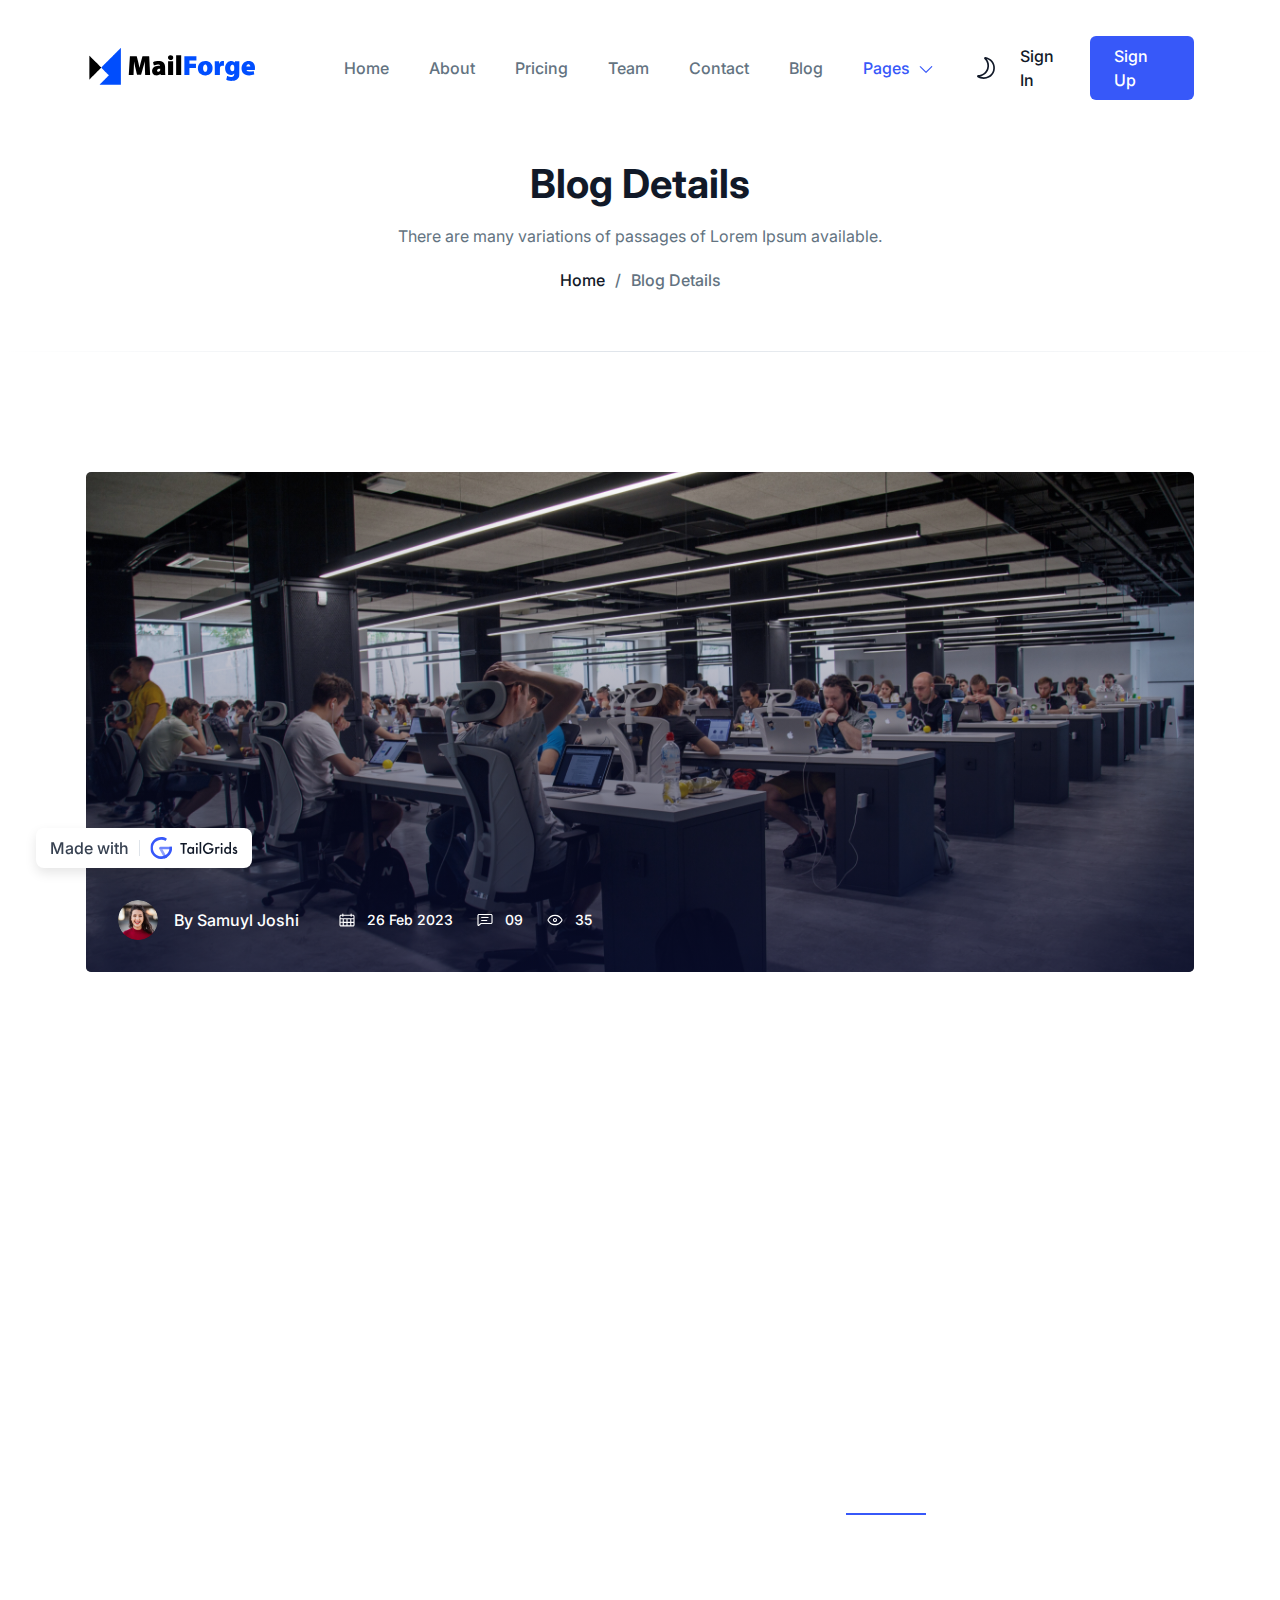
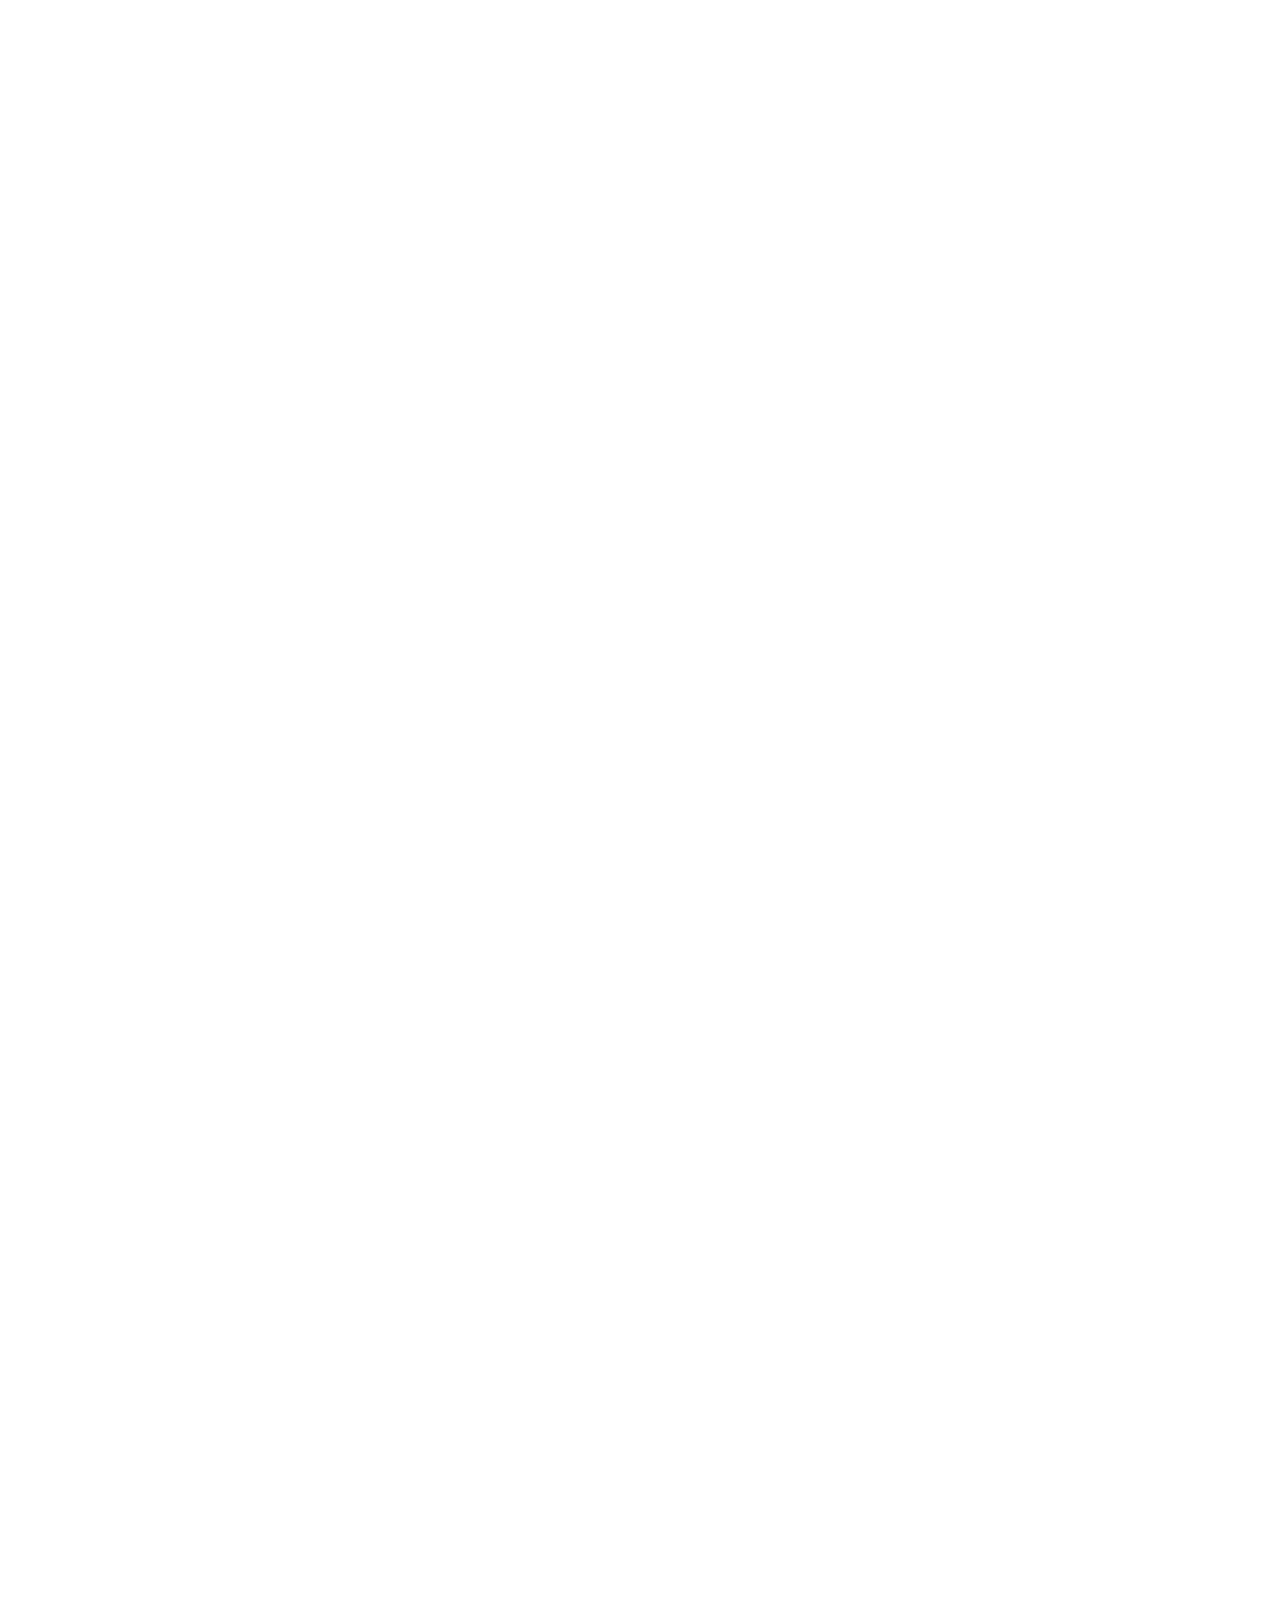
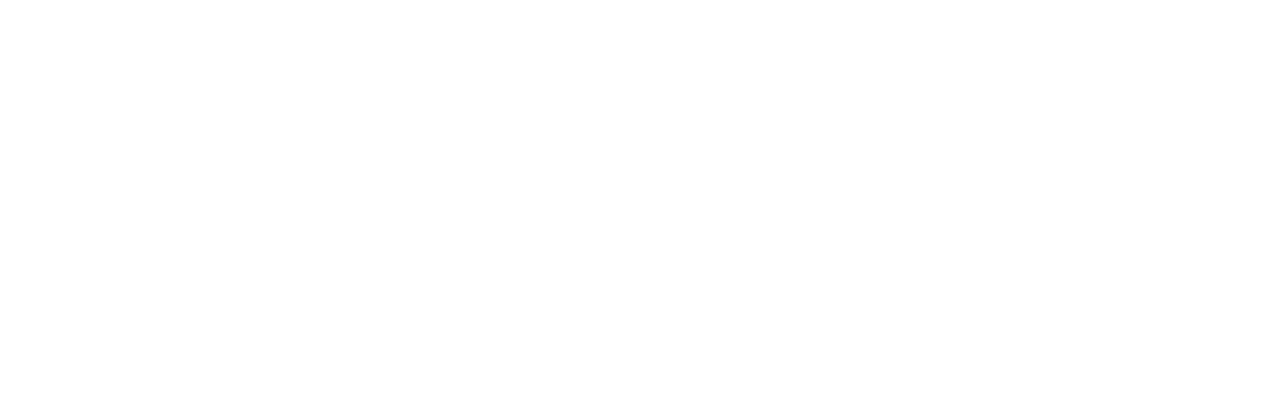
<file: blog-details.html>
<!doctype html>
<html lang="en">
  <head>
    <meta charset="UTF-8" />
    <meta http-equiv="X-UA-Compatible" content="IE=edge" />
    <meta name="viewport" content="width=device-width, initial-scale=1.0" />
    <title>Blog Details | Play Tailwind</title>
    <link
      rel="shortcut icon"
      href="assets/images/favicon.png"
      type="image/x-icon"
    />
    <link rel="stylesheet" href="assets/css/animate.css" />
    <link rel="stylesheet" href="./src/css/tailwind.css" />

    <!-- ==== WOW JS ==== -->
    <script src="assets/js/wow.min.js"></script>
    <script>
      new WOW().init();
    </script>
  </head>

  <body>
    <!-- ====== Navbar Section Start -->
    <div
      class="absolute top-0 left-0 z-40 flex items-center w-full bg-transparent ud-header"
    >
      <div class="container mx-auto px-4">
        <div class="relative flex items-center justify-between -mx-4">
          <div class="max-w-full px-4 w-60">
            <a href="index.html" class="block w-full py-5 navbar-logo">
              <img
                src="assets/images/logo/logo.svg"
                alt="logo"
                class="w-full dark:hidden"
              />
              <img
                src="assets/images/logo/logo-white.svg"
                alt="logo"
                class="hidden w-full dark:block"
              />
            </a>
          </div>
          <div class="flex items-center justify-between w-full px-4">
            <div>
              <button
                id="navbarToggler"
                class="absolute right-4 top-1/2 block -translate-y-1/2 rounded-lg px-3 py-[6px] ring-primary focus:ring-2 lg:hidden"
              >
                <span
                  class="relative my-[6px] block h-[2px] w-[30px] bg-dark dark:bg-white"
                ></span>
                <span
                  class="relative my-[6px] block h-[2px] w-[30px] bg-dark dark:bg-white"
                ></span>
                <span
                  class="relative my-[6px] block h-[2px] w-[30px] bg-dark dark:bg-white"
                ></span>
              </button>
              <nav
                id="navbarCollapse"
                class="absolute right-4 top-full hidden w-full max-w-[250px] rounded-lg bg-white py-5 shadow-lg dark:bg-dark-2 lg:static lg:block lg:w-full lg:max-w-full lg:bg-transparent lg:px-4 lg:py-0 lg:shadow-none dark:lg:bg-transparent xl:px-6"
              >
                <ul class="blcok lg:flex 2xl:ml-20">
                  <li class="relative group">
                    <a
                      href="#home"
                      class="flex py-2 mx-8 text-base font-medium ud-menu-scroll text-dark group-hover:text-primary dark:text-white lg:mr-0 lg:inline-flex lg:px-0 lg:py-6 lg:text-body-color dark:lg:text-dark-6"
                    >
                      Home
                    </a>
                  </li>
                  <li class="relative group">
                    <a
                      href="/#about"
                      class="flex py-2 mx-8 text-base font-medium ud-menu-scroll text-dark group-hover:text-primary dark:text-white lg:ml-7 lg:mr-0 lg:inline-flex lg:px-0 lg:py-6 lg:text-body-color dark:lg:text-dark-6 xl:ml-10"
                    >
                      About
                    </a>
                  </li>
                  <li class="relative group">
                    <a
                      href="/#pricing"
                      class="flex py-2 mx-8 text-base font-medium ud-menu-scroll text-dark group-hover:text-primary dark:text-white lg:ml-7 lg:mr-0 lg:inline-flex lg:px-0 lg:py-6 lg:text-body-color dark:lg:text-dark-6 xl:ml-10"
                    >
                      Pricing
                    </a>
                  </li>
                  <li class="relative group">
                    <a
                      href="/#team"
                      class="flex py-2 mx-8 text-base font-medium ud-menu-scroll text-dark group-hover:text-primary dark:text-white lg:ml-7 lg:mr-0 lg:inline-flex lg:px-0 lg:py-6 lg:text-body-color dark:lg:text-dark-6 xl:ml-10"
                    >
                      Team
                    </a>
                  </li>
                  <li class="relative group">
                    <a
                      href="/#contact"
                      class="flex py-2 mx-8 text-base font-medium ud-menu-scroll text-dark group-hover:text-primary dark:text-white lg:ml-7 lg:mr-0 lg:inline-flex lg:px-0 lg:py-6 lg:text-body-color dark:lg:text-dark-6 xl:ml-10"
                    >
                      Contact
                    </a>
                  </li>
                  <li class="relative group">
                    <a
                      href="blog-grids.html"
                      class="flex py-2 mx-8 text-base font-medium ud-menu-scroll text-dark group-hover:text-primary dark:text-white lg:ml-7 lg:mr-0 lg:inline-flex lg:px-0 lg:py-6 lg:text-body-color dark:lg:text-dark-6 xl:ml-10"
                    >
                      Blog
                    </a>
                  </li>
                  <li class="relative submenu-item group">
                    <a
                      href="javascript:void(0)"
                      class="relative flex items-center justify-between py-2 mx-8 text-base font-medium text-primary group-hover:text-primary lg:ml-8 lg:mr-0 lg:inline-flex lg:py-6 lg:pl-0 lg:pr-4 xl:ml-10"
                    >
                      Pages

                      <svg
                        class="ml-2 fill-current"
                        width="16"
                        height="20"
                        viewBox="0 0 16 20"
                        fill="none"
                        xmlns="http://www.w3.org/2000/svg"
                      >
                        <path
                          d="M7.99999 14.9C7.84999 14.9 7.72499 14.85 7.59999 14.75L1.84999 9.10005C1.62499 8.87505 1.62499 8.52505 1.84999 8.30005C2.07499 8.07505 2.42499 8.07505 2.64999 8.30005L7.99999 13.525L13.35 8.25005C13.575 8.02505 13.925 8.02505 14.15 8.25005C14.375 8.47505 14.375 8.82505 14.15 9.05005L8.39999 14.7C8.27499 14.825 8.14999 14.9 7.99999 14.9Z"
                        />
                      </svg>
                    </a>
                    <div
                      class="submenu relative left-0 top-full hidden w-[250px] rounded-xs bg-white p-4 transition-[top] duration-300 group-hover:opacity-100 dark:bg-dark-2 lg:invisible lg:absolute lg:top-[110%] lg:block lg:opacity-0 lg:shadow-lg lg:group-hover:visible lg:group-hover:top-full"
                    >
                      <a
                        href="about.html"
                        class="block rounded-sm px-4 py-[10px] text-sm text-body-color hover:text-primary dark:text-dark-6 dark:hover:text-primary"
                      >
                        About Page
                      </a>
                      <a
                        href="pricing.html"
                        class="block rounded-sm px-4 py-[10px] text-sm text-body-color hover:text-primary dark:text-dark-6 dark:hover:text-primary"
                      >
                        Pricing Page
                      </a>
                      <a
                        href="contact.html"
                        class="block rounded-sm px-4 py-[10px] text-sm text-body-color hover:text-primary dark:text-dark-6 dark:hover:text-primary"
                      >
                        Contact Page
                      </a>
                      <a
                        href="blog-grids.html"
                        class="block rounded-sm px-4 py-[10px] text-sm text-body-color hover:text-primary dark:text-dark-6 dark:hover:text-primary"
                      >
                        Blog Grid Page
                      </a>
                      <a
                        href="blog-details.html"
                        class="block rounded-sm px-4 py-[10px] text-sm text-primary hover:text-primary dark:hover:text-primary"
                      >
                        Blog Details Page
                      </a>
                      <a
                        href="signup.html"
                        class="block rounded-sm px-4 py-[10px] text-sm text-body-color hover:text-primary dark:text-dark-6 dark:hover:text-primary"
                      >
                        Sign Up Page
                      </a>
                      <a
                        href="signin.html"
                        class="block rounded-sm px-4 py-[10px] text-sm text-body-color hover:text-primary dark:text-dark-6 dark:hover:text-primary"
                      >
                        Sign In Page
                      </a>
                      <a
                        href="404.html"
                        class="block rounded-sm px-4 py-[10px] text-sm text-body-color hover:text-primary dark:text-dark-6 dark:hover:text-primary"
                      >
                        404 Page
                      </a>
                    </div>
                  </li>
                </ul>
              </nav>
            </div>
            <div class="flex items-center justify-end pr-16 lg:pr-0">
              <label
                for="themeSwitcher"
                class="inline-flex items-center cursor-pointer"
                aria-label="themeSwitcher"
                name="themeSwitcher"
              >
                <input
                  type="checkbox"
                  name="themeSwitcher"
                  id="themeSwitcher"
                  class="sr-only"
                />
                <span class="block text-dark dark:hidden dark:text-white">
                  <svg
                    class="fill-current"
                    width="24"
                    height="24"
                    viewBox="0 0 24 24"
                    fill="none"
                    xmlns="http://www.w3.org/2000/svg"
                  >
                    <path
                      d="M13.3125 1.50001C12.675 1.31251 12.0375 1.16251 11.3625 1.05001C10.875 0.975006 10.35 1.23751 10.1625 1.68751C9.93751 2.13751 10.05 2.70001 10.425 3.00001C13.0875 5.47501 14.0625 9.11251 12.975 12.525C11.775 16.3125 8.25001 18.975 4.16251 19.0875C3.63751 19.0875 3.22501 19.425 3.07501 19.9125C2.92501 20.4 3.15001 20.925 3.56251 21.1875C4.50001 21.75 5.43751 22.2 6.37501 22.5C7.46251 22.8375 8.58751 22.9875 9.71251 22.9875C11.625 22.9875 13.5 22.5 15.1875 21.5625C17.85 20.1 19.725 17.7375 20.55 14.8875C22.1625 9.26251 18.975 3.37501 13.3125 1.50001ZM18.9375 14.4C18.2625 16.8375 16.6125 18.825 14.4 20.0625C12.075 21.3375 9.41251 21.6 6.90001 20.85C6.63751 20.775 6.33751 20.6625 6.07501 20.55C10.05 19.7625 13.35 16.9125 14.5875 13.0125C15.675 9.56251 15 5.92501 12.7875 3.07501C17.5875 4.68751 20.2875 9.67501 18.9375 14.4Z"
                    />
                  </svg>
                </span>
                <span class="hidden text-dark dark:block dark:text-white">
                  <svg
                    class="fill-current"
                    width="24"
                    height="24"
                    viewBox="0 0 24 24"
                    fill="none"
                    xmlns="http://www.w3.org/2000/svg"
                  >
                    <g clip-path="url(#clip0_2172_3070)">
                      <path
                        d="M12 6.89999C9.18752 6.89999 6.90002 9.18749 6.90002 12C6.90002 14.8125 9.18752 17.1 12 17.1C14.8125 17.1 17.1 14.8125 17.1 12C17.1 9.18749 14.8125 6.89999 12 6.89999ZM12 15.4125C10.125 15.4125 8.58752 13.875 8.58752 12C8.58752 10.125 10.125 8.58749 12 8.58749C13.875 8.58749 15.4125 10.125 15.4125 12C15.4125 13.875 13.875 15.4125 12 15.4125Z"
                      />
                      <path
                        d="M12 4.2375C12.45 4.2375 12.8625 3.8625 12.8625 3.375V1.5C12.8625 1.05 12.4875 0.637497 12 0.637497C11.55 0.637497 11.1375 1.0125 11.1375 1.5V3.4125C11.175 3.8625 11.55 4.2375 12 4.2375Z"
                      />
                      <path
                        d="M12 19.7625C11.55 19.7625 11.1375 20.1375 11.1375 20.625V22.5C11.1375 22.95 11.5125 23.3625 12 23.3625C12.45 23.3625 12.8625 22.9875 12.8625 22.5V20.5875C12.8625 20.1375 12.45 19.7625 12 19.7625Z"
                      />
                      <path
                        d="M18.1125 6.74999C18.3375 6.74999 18.5625 6.67499 18.7125 6.48749L19.9125 5.28749C20.25 4.94999 20.25 4.42499 19.9125 4.08749C19.575 3.74999 19.05 3.74999 18.7125 4.08749L17.5125 5.28749C17.175 5.62499 17.175 6.14999 17.5125 6.48749C17.6625 6.67499 17.8875 6.74999 18.1125 6.74999Z"
                      />
                      <path
                        d="M5.32501 17.5125L4.12501 18.675C3.78751 19.0125 3.78751 19.5375 4.12501 19.875C4.27501 20.025 4.50001 20.1375 4.72501 20.1375C4.95001 20.1375 5.17501 20.0625 5.32501 19.875L6.52501 18.675C6.86251 18.3375 6.86251 17.8125 6.52501 17.475C6.18751 17.175 5.62501 17.175 5.32501 17.5125Z"
                      />
                      <path
                        d="M22.5 11.175H20.5875C20.1375 11.175 19.725 11.55 19.725 12.0375C19.725 12.4875 20.1 12.9 20.5875 12.9H22.5C22.95 12.9 23.3625 12.525 23.3625 12.0375C23.3625 11.55 22.95 11.175 22.5 11.175Z"
                      />
                      <path
                        d="M4.23751 12C4.23751 11.55 3.86251 11.1375 3.37501 11.1375H1.50001C1.05001 11.1375 0.637512 11.5125 0.637512 12C0.637512 12.45 1.01251 12.8625 1.50001 12.8625H3.41251C3.86251 12.8625 4.23751 12.45 4.23751 12Z"
                      />
                      <path
                        d="M18.675 17.5125C18.3375 17.175 17.8125 17.175 17.475 17.5125C17.1375 17.85 17.1375 18.375 17.475 18.7125L18.675 19.9125C18.825 20.0625 19.05 20.175 19.275 20.175C19.5 20.175 19.725 20.1 19.875 19.9125C20.2125 19.575 20.2125 19.05 19.875 18.7125L18.675 17.5125Z"
                      />
                      <path
                        d="M5.32501 4.125C4.98751 3.7875 4.46251 3.7875 4.12501 4.125C3.78751 4.4625 3.78751 4.9875 4.12501 5.325L5.32501 6.525C5.47501 6.675 5.70001 6.7875 5.92501 6.7875C6.15001 6.7875 6.37501 6.7125 6.52501 6.525C6.86251 6.1875 6.86251 5.6625 6.52501 5.325L5.32501 4.125Z"
                      />
                    </g>
                    <defs>
                      <clipPath id="clip0_2172_3070">
                        <rect width="24" height="24" fill="white" />
                      </clipPath>
                    </defs>
                  </svg>
                </span>
              </label>
              <div class="hidden sm:flex">
                <a
                  href="signin.html"
                  class="loginBtn px-[22px] py-2 text-base font-medium text-dark hover:opacity-70 dark:text-white"
                >
                  Sign In
                </a>
                <a
                  href="signup.html"
                  class="px-6 py-2 text-base font-medium text-white duration-300 ease-in-out rounded-md signUpBtn bg-primary hover:bg-blue-dark"
                >
                  Sign Up
                </a>
              </div>
            </div>
          </div>
        </div>
      </div>
    </div>
    <!-- ====== Navbar Section End -->

    <!-- ====== Banner Section Start -->
    <div
      class="relative z-10 overflow-hidden pb-[60px] pt-[120px] dark:bg-dark md:pt-[130px] lg:pt-[160px]"
    >
      <div
        class="absolute bottom-0 left-0 w-full h-px bg-linear-to-r from-stroke/0 via-stroke to-stroke/0 dark:via-dark-3"
      ></div>
      <div class="container mx-auto px-4">
        <div class="flex flex-wrap items-center -mx-4">
          <div class="w-full px-4">
            <div class="text-center">
              <h1
                class="mb-4 text-3xl font-bold text-dark dark:text-white sm:text-4xl md:text-[40px] md:leading-[1.2]"
              >
                Blog Details
              </h1>
              <p class="mb-5 text-base text-body-color dark:text-dark-6">
                There are many variations of passages of Lorem Ipsum available.
              </p>

              <ul class="flex items-center justify-center gap-[10px]">
                <li>
                  <a
                    href="index.html"
                    class="flex items-center gap-[10px] text-base font-medium text-dark dark:text-white"
                  >
                    Home
                  </a>
                </li>
                <li>
                  <a
                    href="javascript:void(0)"
                    class="flex items-center gap-[10px] text-base font-medium text-body-color"
                  >
                    <span class="text-body-color dark:text-dark-6"> / </span>
                    Blog Details
                  </a>
                </li>
              </ul>
            </div>
          </div>
        </div>
      </div>
    </div>
    <!-- ====== Banner Section End -->

    <!-- ====== Blog Details Section Start -->
    <section class="pb-10 pt-20 dark:bg-dark lg:pb-20 lg:pt-[120px]">
      <div class="container mx-auto px-4">
        <div class="flex flex-wrap justify-center -mx-4">
          <div class="w-full px-4">
            <div
              class="wow fadeInUp relative z-20 mb-[50px] h-[300px] overflow-hidden rounded-[5px] md:h-[400px] lg:h-[500px]"
              data-wow-delay=".1s
              "
            >
              <img
                src="assets/images/blog/blog-details-01.jpg"
                alt="image"
                class="object-cover object-center w-full h-full"
              />
              <div
                class="absolute top-0 left-0 z-10 flex items-end w-full h-full bg-linear-to-t from-dark-700 to-transparent"
              >
                <div class="flex flex-wrap items-center p-4 pb-4 sm:px-8">
                  <div class="flex items-center mb-4 mr-5 md:mr-10">
                    <div class="w-10 h-10 mr-4 overflow-hidden rounded-full">
                      <img
                        src="assets/images/blog/author-01.png"
                        alt="image"
                        class="w-full"
                      />
                    </div>
                    <p class="text-base font-medium text-white">
                      By
                      <a
                        href="javascript:void(0)"
                        class="text-white hover:opacity-70"
                      >
                        Samuyl Joshi
                      </a>
                    </p>
                  </div>
                  <div class="flex items-center mb-4">
                    <p
                      class="flex items-center mr-5 text-sm font-medium text-white md:mr-6"
                    >
                      <span class="mr-3">
                        <svg
                          width="16"
                          height="16"
                          viewBox="0 0 16 16"
                          fill="none"
                          xmlns="http://www.w3.org/2000/svg"
                          class="fill-current"
                        >
                          <path
                            d="M13.9998 2.6499H12.6998V2.0999C12.6998 1.7999 12.4498 1.5249 12.1248 1.5249C11.7998 1.5249 11.5498 1.7749 11.5498 2.0999V2.6499H4.4248V2.0999C4.4248 1.7999 4.1748 1.5249 3.8498 1.5249C3.5248 1.5249 3.2748 1.7749 3.2748 2.0999V2.6499H1.9998C1.1498 2.6499 0.424805 3.3499 0.424805 4.2249V12.9249C0.424805 13.7749 1.1248 14.4999 1.9998 14.4999H13.9998C14.8498 14.4999 15.5748 13.7999 15.5748 12.9249V4.1999C15.5748 3.3499 14.8498 2.6499 13.9998 2.6499ZM1.5748 7.2999H3.6998V9.7749H1.5748V7.2999ZM4.8248 7.2999H7.4498V9.7749H4.8248V7.2999ZM7.4498 10.8999V13.3499H4.8248V10.8999H7.4498V10.8999ZM8.5748 10.8999H11.1998V13.3499H8.5748V10.8999ZM8.5748 9.7749V7.2999H11.1998V9.7749H8.5748ZM12.2998 7.2999H14.4248V9.7749H12.2998V7.2999ZM1.9998 3.7749H3.2998V4.2999C3.2998 4.5999 3.5498 4.8749 3.8748 4.8749C4.1998 4.8749 4.4498 4.6249 4.4498 4.2999V3.7749H11.5998V4.2999C11.5998 4.5999 11.8498 4.8749 12.1748 4.8749C12.4998 4.8749 12.7498 4.6249 12.7498 4.2999V3.7749H13.9998C14.2498 3.7749 14.4498 3.9749 14.4498 4.2249V6.1749H1.5748V4.2249C1.5748 3.9749 1.7498 3.7749 1.9998 3.7749ZM1.5748 12.8999V10.8749H3.6998V13.3249H1.9998C1.7498 13.3499 1.5748 13.1499 1.5748 12.8999ZM13.9998 13.3499H12.2998V10.8999H14.4248V12.9249C14.4498 13.1499 14.2498 13.3499 13.9998 13.3499Z"
                          />
                        </svg>
                      </span>
                      26 Feb 2023
                    </p>

                    <p
                      class="flex items-center mr-5 text-sm font-medium text-white md:mr-6"
                    >
                      <span class="mr-3">
                        <svg
                          width="16"
                          height="16"
                          viewBox="0 0 16 16"
                          fill="none"
                          xmlns="http://www.w3.org/2000/svg"
                          class="fill-current"
                        >
                          <path
                            d="M11.1002 4.875H4.6502C4.3502 4.875 4.0752 5.125 4.0752 5.45C4.0752 5.775 4.3252 6.025 4.6502 6.025H11.1252C11.4252 6.025 11.7002 5.775 11.7002 5.45C11.7002 5.125 11.4252 4.875 11.1002 4.875Z"
                          />
                          <path
                            d="M9.8002 7.92505H4.6502C4.3502 7.92505 4.0752 8.17505 4.0752 8.50005C4.0752 8.82505 4.3252 9.07505 4.6502 9.07505H9.8002C10.1002 9.07505 10.3752 8.82505 10.3752 8.50005C10.3752 8.17505 10.1002 7.92505 9.8002 7.92505Z"
                          />
                          <path
                            d="M13.9998 1.9751H1.9998C1.1498 1.9751 0.424805 2.6751 0.424805 3.5501V12.9751C0.424805 13.3751 0.649805 13.7501 1.0248 13.9251C1.1748 14.0001 1.3248 14.0251 1.4748 14.0251C1.7248 14.0251 1.9498 13.9501 2.1498 13.7751L4.2748 12.0251H13.9998C14.8498 12.0251 15.5748 11.3251 15.5748 10.4501V3.5501C15.5748 2.6751 14.8498 1.9751 13.9998 1.9751ZM14.4498 10.4501C14.4498 10.7001 14.2498 10.9001 13.9998 10.9001H4.0748C3.9498 10.9001 3.8248 10.9501 3.7248 11.0251L1.5748 12.8001V3.5501C1.5748 3.3001 1.7748 3.1001 2.0248 3.1001H14.0248C14.2748 3.1001 14.4748 3.3001 14.4748 3.5501V10.4501H14.4498Z"
                          />
                        </svg>
                      </span>
                      09
                    </p>
                    <p class="flex items-center text-sm font-medium text-white">
                      <span class="mr-3">
                        <svg
                          width="16"
                          height="16"
                          viewBox="0 0 16 16"
                          fill="none"
                          xmlns="http://www.w3.org/2000/svg"
                          class="fill-current"
                        >
                          <path
                            d="M7.9998 5.92505C6.8498 5.92505 5.9248 6.85005 5.9248 8.00005C5.9248 9.15005 6.8498 10.075 7.9998 10.075C9.1498 10.075 10.0748 9.15005 10.0748 8.00005C10.0748 6.85005 9.1498 5.92505 7.9998 5.92505ZM7.9998 8.95005C7.4748 8.95005 7.0498 8.52505 7.0498 8.00005C7.0498 7.47505 7.4748 7.05005 7.9998 7.05005C8.5248 7.05005 8.9498 7.47505 8.9498 8.00005C8.9498 8.52505 8.5248 8.95005 7.9998 8.95005Z"
                          />
                          <path
                            d="M15.3 7.1251C13.875 5.0001 11.9 2.8501 8 2.8501C4.1 2.8501 2.125 5.0001 0.7 7.1251C0.35 7.6501 0.35 8.3501 0.7 8.8751C2.125 10.9751 4.1 13.1501 8 13.1501C11.9 13.1501 13.875 10.9751 15.3 8.8751C15.65 8.3251 15.65 7.6501 15.3 7.1251ZM14.375 8.2501C12.55 10.9251 10.725 12.0251 8 12.0251C5.275 12.0251 3.45 10.9251 1.625 8.2501C1.525 8.1001 1.525 7.9001 1.625 7.7501C3.45 5.0751 5.275 3.9751 8 3.9751C10.725 3.9751 12.55 5.0751 14.375 7.7501C14.45 7.9001 14.45 8.1001 14.375 8.2501Z"
                          />
                        </svg>
                      </span>
                      35
                    </p>
                  </div>
                </div>
              </div>
            </div>
            <div class="flex flex-wrap -mx-4">
              <div class="w-full px-4 lg:w-8/12">
                <div>
                  <h2
                    class="wow fadeInUp mb-8 text-2xl font-bold text-dark dark:text-white sm:text-3xl md:text-[35px] md:leading-[1.28]"
                    data-wow-delay=".1s
                    "
                  >
                    Facing a challenge is kind of a turn-on for an easy rider
                  </h2>
                  <p
                    class="mb-6 text-base wow fadeInUp text-body-color dark:text-dark-6"
                    data-wow-delay=".1s"
                  >
                    There's a time and place for everything… including asking
                    for reviews. For instance: you should not asking for a
                    review on your checkout page. The sole purpose of this page
                    is to guide your customer to complete their purchase, and
                    this means that the page should be as minimalist and
                    pared-down possible. You don't want to have any unnecessary
                    elements or Call To Actions.
                  </p>
                  <p
                    class="mb-8 text-base wow fadeInUp text-body-color dark:text-dark-6"
                    data-wow-delay=".1s"
                  >
                    There's a time and place for everything… including asking
                    for reviews. For instance: you should not asking for a
                    review on your checkout page. The sole purpose of this page
                    is to guide your customer to complete their purchase, and
                    this means that the page should be as minimalist and
                    pared-down possible. You don't want to have any unnecessary
                    elements or Call To Actions.
                  </p>
                  <h3
                    class="wow fadeInUp mb-6 text-2xl font-bold text-dark dark:text-white sm:text-[28px] sm:leading-[40px]"
                    data-wow-delay=".1s"
                  >
                    Sea no quidam vulputate
                  </h3>
                  <p
                    class="mb-10 text-base wow fadeInUp text-body-color dark:text-dark-6"
                    data-wow-delay=".1s"
                  >
                    At quo cetero fastidii. Usu ex ornatus corpora sententiae,
                    vocibus deleniti ut nec. Ut enim eripuit eligendi est, in
                    iracundia signiferumque quo. Sed virtute suavitate
                    suscipiantur ea, dolor this can eloquentiam ei pro. Suas
                    adversarium interpretaris eu sit, eum viris impedit ne.
                    Erant appareat corrumpit ei vel.
                  </p>
                  <div
                    class="wow fadeInUp relative z-10 mb-10 overflow-hidden rounded-[5px] bg-primary/5 px-6 py-8 text-center sm:p-10 md:px-[60px]"
                    data-wow-delay=".1s
                    "
                  >
                    <div class="mx-auto max-w-[530px]">
                      <span class="mb-[14px] flex justify-center text-primary">
                        <svg
                          width="46"
                          height="46"
                          viewBox="0 0 46 46"
                          fill="none"
                          xmlns="http://www.w3.org/2000/svg"
                          class="fill-current"
                        >
                          <path
                            d="M13.7995 35.5781C12.937 35.5781 12.1464 35.075 11.8589 34.2844L9.48702 28.5344C6.82765 28.1031 4.45577 26.7375 2.9464 24.6531C1.36515 22.5687 0.862021 19.9812 1.5089 17.4656C2.51515 13.3687 6.75577 10.2781 11.4276 10.35C14.7339 10.4219 17.4651 11.7875 19.262 14.2312C20.987 16.675 21.4183 19.9812 20.412 23C19.4776 25.7312 18.2558 28.4625 17.1058 31.1219C16.6745 32.2 16.1714 33.2781 15.7401 34.2844C15.4526 35.075 14.662 35.5781 13.7995 35.5781ZM11.2839 13.5844C8.1214 13.5844 5.2464 15.5969 4.59952 18.2562C4.24015 19.8375 4.52765 21.4187 5.5339 22.7125C6.6839 24.2937 8.62452 25.3 10.7089 25.4437L11.7151 25.5156L13.7995 30.5469C13.8714 30.3312 14.0151 30.0437 14.087 29.8281C15.237 27.2406 16.387 24.5812 17.2495 21.9219C17.9683 19.9094 17.6808 17.6812 16.5308 16.1C15.3808 14.5187 13.5839 13.6562 11.3558 13.5844C11.3558 13.5844 11.3558 13.5844 11.2839 13.5844Z"
                          />
                          <path
                            d="M37.5905 35.65C36.728 35.65 35.9374 35.1469 35.6499 34.3563L33.278 28.6063C30.6187 28.175 28.2468 26.8094 26.7374 24.725C25.1562 22.6406 24.653 20.0531 25.2999 17.5375C26.3062 13.4406 30.5468 10.35 35.2187 10.4219C38.5249 10.4938 41.2562 11.8594 42.9812 14.3031C44.7062 16.7469 45.1374 20.0531 44.1312 23.0719C43.1968 25.8031 41.9749 28.5344 40.8249 31.1938C40.3937 32.2719 39.8905 33.35 39.4593 34.3563C39.2437 35.1469 38.453 35.65 37.5905 35.65ZM35.0749 13.5844C31.9124 13.5844 29.0374 15.5969 28.3905 18.2563C28.0312 19.8375 28.3187 21.4188 29.3249 22.7844C30.4749 24.3656 32.4155 25.3719 34.4999 25.5156L35.5062 25.5875L37.5905 30.6188C37.6624 30.4031 37.8062 30.1156 37.878 29.9C39.028 27.3125 40.178 24.6531 41.0405 21.9938C41.7593 19.9813 41.4718 17.7531 40.3218 16.1C39.1718 14.5188 37.3749 13.6563 35.1468 13.5844C35.1468 13.5844 35.1468 13.5844 35.0749 13.5844Z"
                          />
                        </svg>
                      </span>
                      <p
                        class="mb-[18px] text-base italic leading-[28px] text-dark dark:text-white"
                      >
                        A spring of truth shall flow from it: like a new star it
                        shall scatter the darkness of ignorance, and cause a
                        light heretofore unknown to shine amongst men.
                      </p>
                      <span
                        class="text-xs italic text-body-color dark:text-dark-6"
                      >
                        “Andrio Domeco”
                      </span>
                    </div>
                    <div>
                      <span class="absolute top-0 left-0">
                        <svg
                          width="103"
                          height="109"
                          viewBox="0 0 103 109"
                          fill="none"
                          xmlns="http://www.w3.org/2000/svg"
                        >
                          <ellipse
                            cx="0.483916"
                            cy="3.5"
                            rx="102.075"
                            ry="105.5"
                            transform="rotate(180 0.483916 3.5)"
                            fill="url(#paint0_linear_2014_9016)"
                          />
                          <defs>
                            <linearGradient
                              id="paint0_linear_2014_9016"
                              x1="-101.591"
                              y1="-50.4346"
                              x2="49.1618"
                              y2="-49.6518"
                              gradientUnits="userSpaceOnUse"
                            >
                              <stop stop-color="#3056D3" stop-opacity="0.15" />
                              <stop
                                offset="1"
                                stop-color="white"
                                stop-opacity="0"
                              />
                            </linearGradient>
                          </defs>
                        </svg>
                      </span>
                      <span class="absolute bottom-0 right-0">
                        <svg
                          width="102"
                          height="106"
                          viewBox="0 0 102 106"
                          fill="none"
                          xmlns="http://www.w3.org/2000/svg"
                        >
                          <ellipse
                            cx="102.484"
                            cy="105.5"
                            rx="102.075"
                            ry="105.5"
                            fill="url(#paint0_linear_2014_9017)"
                          />
                          <defs>
                            <linearGradient
                              id="paint0_linear_2014_9017"
                              x1="0.409163"
                              y1="51.5654"
                              x2="151.162"
                              y2="52.3482"
                              gradientUnits="userSpaceOnUse"
                            >
                              <stop stop-color="#3056D3" stop-opacity="0.15" />
                              <stop
                                offset="1"
                                stop-color="white"
                                stop-opacity="0"
                              />
                            </linearGradient>
                          </defs>
                        </svg>
                      </span>
                    </div>
                  </div>

                  <h3
                    class="wow fadeInUp mb-6 text-2xl font-semibold text-dark dark:text-white sm:text-[28px] sm:leading-[40px]"
                    data-wow-delay=".1s"
                  >
                    What is it with your ideas?
                  </h3>

                  <p
                    class="mb-6 text-base wow fadeInUp text-body-color dark:text-dark-6"
                    data-wow-delay=".1s"
                  >
                    At quo cetero fastidii. Usu ex ornatus corpora sententiae,
                    vocibus deleniti ut nec. Ut enim eripuit eligendi est, in
                    iracundia signiferumque quo. Sed virtute suavitate
                    suscipiantur ea, dolor this can eloquentiam ei pro. Suas
                    adversarium interpretaris eu sit, eum viris impedit ne.
                    Erant appareat corrumpit ei vel.
                  </p>
                  <p
                    class="mb-10 text-base wow fadeInUp text-body-color dark:text-dark-6"
                    data-wow-delay=".1s"
                  >
                    At quo cetero fastidii. Usu ex ornatus corpora sententiae,
                    vocibus deleniti ut nec. Ut enim eripuit eligendi est, in
                    iracundia signiferumque quo. Sed virtute suavitate
                    suscipiantur ea, dolor this can eloquentiam ei pro. Suas
                    adversarium interpretaris eu sit, eum viris impedit ne.
                    Erant appareat corrumpit ei vel.
                  </p>

                  <div class="flex flex-wrap items-center mb-12 -mx-4">
                    <div class="w-full px-4 md:w-1/2">
                      <div
                        class="flex flex-wrap items-center gap-3 mb-8 wow fadeInUp md:mb-0"
                        data-wow-delay=".1s"
                      >
                        <a
                          href="javascript:void(0)"
                          class="block rounded-md bg-primary/[0.08] px-[14px] py-[5px] text-base text-dark hover:bg-primary hover:text-white dark:text-white"
                        >
                          Design
                        </a>
                        <a
                          href="javascript:void(0)"
                          class="block rounded-md bg-primary/[0.08] px-[14px] py-[5px] text-base text-dark hover:bg-primary hover:text-white dark:text-white"
                        >
                          Development
                        </a>
                        <a
                          href="javascript:void(0)"
                          class="block rounded-md bg-primary/[0.08] px-[14px] py-[5px] text-base text-dark hover:bg-primary hover:text-white dark:text-white"
                        >
                          Info
                        </a>
                      </div>
                    </div>
                    <div class="w-full px-4 md:w-1/2">
                      <div
                        class="flex items-center wow fadeInUp md:justify-end"
                        data-wow-delay=".1s"
                      >
                        <span
                          class="mr-5 text-sm font-medium text-body-color dark:text-dark-6"
                        >
                          Share This Post
                        </span>
                        <div class="flex items-center gap-[10px]">
                          <a href="javascript:void(0)">
                            <svg
                              width="32"
                              height="32"
                              viewBox="0 0 32 32"
                              fill="none"
                              xmlns="http://www.w3.org/2000/svg"
                            >
                              <path
                                d="M16 32C24.8366 32 32 24.8366 32 16C32 7.16344 24.8366 0 16 0C7.16344 0 0 7.16344 0 16C0 24.8366 7.16344 32 16 32Z"
                                fill="#1877F2"
                              />
                              <path
                                d="M17 15.5399V12.7518C17 11.6726 17.8954 10.7976 19 10.7976H21V7.86631L18.285 7.67682C15.9695 7.51522 14 9.30709 14 11.5753V15.5399H11V18.4712H14V24.3334H17V18.4712H20L21 15.5399H17Z"
                                fill="white"
                              />
                            </svg>
                          </a>
                          <a href="javascript:void(0)">
                            <svg
                              width="32"
                              height="32"
                              viewBox="0 0 32 32"
                              fill="none"
                              xmlns="http://www.w3.org/2000/svg"
                            >
                              <path
                                d="M16 32C24.8366 32 32 24.8366 32 16C32 7.16344 24.8366 0 16 0C7.16344 0 0 7.16344 0 16C0 24.8366 7.16344 32 16 32Z"
                                fill="#55ACEE"
                              />
                              <path
                                d="M24.2945 11.375C24.4059 11.2451 24.2607 11.0755 24.0958 11.1362C23.728 11.2719 23.3918 11.3614 22.8947 11.4166C23.5062 11.0761 23.7906 10.5895 24.0219 9.99339C24.0777 9.84961 23.9094 9.71915 23.7645 9.78783C23.1759 10.0669 22.5408 10.274 21.873 10.3963C21.2129 9.7421 20.272 9.33331 19.2312 9.33331C17.2325 9.33331 15.6117 10.8406 15.6117 12.6993C15.6117 12.9632 15.6441 13.2202 15.7051 13.4663C12.832 13.3324 10.2702 12.1034 8.49031 10.2188C8.36832 10.0897 8.14696 10.1068 8.071 10.2643C7.86837 10.6846 7.7554 11.1509 7.7554 11.6418C7.7554 12.8093 8.39417 13.8395 9.36518 14.4431C8.92981 14.4301 8.51344 14.3452 8.12974 14.2013C7.94292 14.1312 7.72877 14.2543 7.75387 14.4427C7.94657 15.8893 9.11775 17.0827 10.6295 17.3647C10.3259 17.442 10.0061 17.483 9.67537 17.483C9.59517 17.483 9.51567 17.4805 9.43688 17.4756C9.23641 17.4632 9.07347 17.6426 9.15942 17.8141C9.72652 18.946 10.951 19.7361 12.376 19.7607C11.1374 20.6637 9.57687 21.2017 7.88109 21.2017C7.672 21.2017 7.5823 21.4706 7.7678 21.5617C9.20049 22.266 10.832 22.6666 12.5656 22.6666C19.2231 22.6666 22.8631 17.5377 22.8631 13.0896C22.8631 12.944 22.8594 12.7984 22.8528 12.6542C23.3932 12.2911 23.8789 11.8595 24.2945 11.375Z"
                                fill="white"
                              />
                            </svg>
                          </a>
                          <a href="javascript:void(0)">
                            <svg
                              width="32"
                              height="32"
                              viewBox="0 0 32 32"
                              fill="none"
                              xmlns="http://www.w3.org/2000/svg"
                            >
                              <path
                                d="M16 32C24.8366 32 32 24.8366 32 16C32 7.16344 24.8366 0 16 0C7.16344 0 0 7.16344 0 16C0 24.8366 7.16344 32 16 32Z"
                                fill="#007AB9"
                              />
                              <path
                                d="M11.7836 10.1666C11.7833 10.8452 11.3716 11.4559 10.7426 11.7106C10.1137 11.9654 9.39306 11.8134 8.92059 11.3263C8.44811 10.8392 8.31813 10.1143 8.59192 9.49341C8.86572 8.87251 9.48862 8.4796 10.1669 8.49996C11.0678 8.527 11.784 9.26533 11.7836 10.1666ZM11.8336 13.0666H8.50024V23.4999H11.8336V13.0666ZM17.1003 13.0666H13.7836V23.4999H17.0669V18.0249C17.0669 14.9749 21.0419 14.6916 21.0419 18.0249V23.4999H24.3336V16.8916C24.3336 11.75 18.4503 11.9416 17.0669 14.4666L17.1003 13.0666Z"
                                fill="white"
                              />
                            </svg>
                          </a>
                        </div>
                      </div>
                    </div>
                  </div>
                </div>
              </div>
              <div class="w-full px-4 lg:w-4/12">
                <div>
                  <div
                    class="wow fadeInUp relative mb-12 overflow-hidden rounded-[5px] bg-primary px-11 py-[60px] text-center lg:px-8"
                    data-wow-delay=".1s
                    "
                  >
                    <h3
                      class="mb-[6px] text-[28px] font-semibold leading-[40px] text-white"
                    >
                      Join our newsletter!
                    </h3>
                    <p class="mb-5 text-base text-white">
                      Enter your email to receive our latest newsletter.
                    </p>
                    <form>
                      <input
                        type="email"
                        placeholder="Your email address"
                        class="mb-4 h-[50px] w-full rounded-md border border-transparent bg-white/10 text-center text-base text-white outline-hidden placeholder:text-white/60 focus:border-white focus-visible:shadow-none"
                      />
                      <input
                        type="submit"
                        value="Subscribe Now"
                        class="mb-4 h-[50px] w-full cursor-pointer rounded-md bg-secondary text-center text-sm font-medium text-white transition duration-300 ease-in-out hover:bg-[#0BB489] hover:[#0BB489]/90"
                      />
                    </form>
                    <p class="text-sm font-medium text-white">
                      Don't worry, we don't spam
                    </p>

                    <div>
                      <span class="absolute top-0 right-0">
                        <svg
                          width="46"
                          height="46"
                          viewBox="0 0 46 46"
                          fill="none"
                          xmlns="http://www.w3.org/2000/svg"
                        >
                          <circle
                            cx="1.39737"
                            cy="44.6026"
                            r="1.39737"
                            transform="rotate(-90 1.39737 44.6026)"
                            fill="white"
                            fill-opacity="0.44"
                          />
                          <circle
                            cx="1.39737"
                            cy="7.9913"
                            r="1.39737"
                            transform="rotate(-90 1.39737 7.9913)"
                            fill="white"
                            fill-opacity="0.44"
                          />
                          <circle
                            cx="13.6943"
                            cy="44.6026"
                            r="1.39737"
                            transform="rotate(-90 13.6943 44.6026)"
                            fill="white"
                            fill-opacity="0.44"
                          />
                          <circle
                            cx="13.6943"
                            cy="7.9913"
                            r="1.39737"
                            transform="rotate(-90 13.6943 7.9913)"
                            fill="white"
                            fill-opacity="0.44"
                          />
                          <circle
                            cx="25.9911"
                            cy="44.6026"
                            r="1.39737"
                            transform="rotate(-90 25.9911 44.6026)"
                            fill="white"
                            fill-opacity="0.44"
                          />
                          <circle
                            cx="25.9911"
                            cy="7.9913"
                            r="1.39737"
                            transform="rotate(-90 25.9911 7.9913)"
                            fill="white"
                            fill-opacity="0.44"
                          />
                          <circle
                            cx="38.288"
                            cy="44.6026"
                            r="1.39737"
                            transform="rotate(-90 38.288 44.6026)"
                            fill="white"
                            fill-opacity="0.44"
                          />
                          <circle
                            cx="38.288"
                            cy="7.9913"
                            r="1.39737"
                            transform="rotate(-90 38.288 7.9913)"
                            fill="white"
                            fill-opacity="0.44"
                          />
                          <circle
                            cx="1.39737"
                            cy="32.3058"
                            r="1.39737"
                            transform="rotate(-90 1.39737 32.3058)"
                            fill="white"
                            fill-opacity="0.44"
                          />
                          <circle
                            cx="13.6943"
                            cy="32.3058"
                            r="1.39737"
                            transform="rotate(-90 13.6943 32.3058)"
                            fill="white"
                            fill-opacity="0.44"
                          />
                          <circle
                            cx="25.9911"
                            cy="32.3058"
                            r="1.39737"
                            transform="rotate(-90 25.9911 32.3058)"
                            fill="white"
                            fill-opacity="0.44"
                          />
                          <circle
                            cx="38.288"
                            cy="32.3058"
                            r="1.39737"
                            transform="rotate(-90 38.288 32.3058)"
                            fill="white"
                            fill-opacity="0.44"
                          />
                          <circle
                            cx="1.39737"
                            cy="20.0086"
                            r="1.39737"
                            transform="rotate(-90 1.39737 20.0086)"
                            fill="white"
                            fill-opacity="0.44"
                          />
                          <circle
                            cx="13.6943"
                            cy="20.0086"
                            r="1.39737"
                            transform="rotate(-90 13.6943 20.0086)"
                            fill="white"
                            fill-opacity="0.44"
                          />
                          <circle
                            cx="25.9911"
                            cy="20.0086"
                            r="1.39737"
                            transform="rotate(-90 25.9911 20.0086)"
                            fill="white"
                            fill-opacity="0.44"
                          />
                          <circle
                            cx="38.288"
                            cy="20.0086"
                            r="1.39737"
                            transform="rotate(-90 38.288 20.0086)"
                            fill="white"
                            fill-opacity="0.44"
                          />
                        </svg>
                      </span>
                      <span class="absolute bottom-0 left-0">
                        <svg
                          width="46"
                          height="46"
                          viewBox="0 0 46 46"
                          fill="none"
                          xmlns="http://www.w3.org/2000/svg"
                        >
                          <circle
                            cx="1.39737"
                            cy="44.6026"
                            r="1.39737"
                            transform="rotate(-90 1.39737 44.6026)"
                            fill="white"
                            fill-opacity="0.44"
                          />
                          <circle
                            cx="1.39737"
                            cy="7.9913"
                            r="1.39737"
                            transform="rotate(-90 1.39737 7.9913)"
                            fill="white"
                            fill-opacity="0.44"
                          />
                          <circle
                            cx="13.6943"
                            cy="44.6026"
                            r="1.39737"
                            transform="rotate(-90 13.6943 44.6026)"
                            fill="white"
                            fill-opacity="0.44"
                          />
                          <circle
                            cx="13.6943"
                            cy="7.9913"
                            r="1.39737"
                            transform="rotate(-90 13.6943 7.9913)"
                            fill="white"
                            fill-opacity="0.44"
                          />
                          <circle
                            cx="25.9911"
                            cy="44.6026"
                            r="1.39737"
                            transform="rotate(-90 25.9911 44.6026)"
                            fill="white"
                            fill-opacity="0.44"
                          />
                          <circle
                            cx="25.9911"
                            cy="7.9913"
                            r="1.39737"
                            transform="rotate(-90 25.9911 7.9913)"
                            fill="white"
                            fill-opacity="0.44"
                          />
                          <circle
                            cx="38.288"
                            cy="44.6026"
                            r="1.39737"
                            transform="rotate(-90 38.288 44.6026)"
                            fill="white"
                            fill-opacity="0.44"
                          />
                          <circle
                            cx="38.288"
                            cy="7.9913"
                            r="1.39737"
                            transform="rotate(-90 38.288 7.9913)"
                            fill="white"
                            fill-opacity="0.44"
                          />
                          <circle
                            cx="1.39737"
                            cy="32.3058"
                            r="1.39737"
                            transform="rotate(-90 1.39737 32.3058)"
                            fill="white"
                            fill-opacity="0.44"
                          />
                          <circle
                            cx="13.6943"
                            cy="32.3058"
                            r="1.39737"
                            transform="rotate(-90 13.6943 32.3058)"
                            fill="white"
                            fill-opacity="0.44"
                          />
                          <circle
                            cx="25.9911"
                            cy="32.3058"
                            r="1.39737"
                            transform="rotate(-90 25.9911 32.3058)"
                            fill="white"
                            fill-opacity="0.44"
                          />
                          <circle
                            cx="38.288"
                            cy="32.3058"
                            r="1.39737"
                            transform="rotate(-90 38.288 32.3058)"
                            fill="white"
                            fill-opacity="0.44"
                          />
                          <circle
                            cx="1.39737"
                            cy="20.0086"
                            r="1.39737"
                            transform="rotate(-90 1.39737 20.0086)"
                            fill="white"
                            fill-opacity="0.44"
                          />
                          <circle
                            cx="13.6943"
                            cy="20.0086"
                            r="1.39737"
                            transform="rotate(-90 13.6943 20.0086)"
                            fill="white"
                            fill-opacity="0.44"
                          />
                          <circle
                            cx="25.9911"
                            cy="20.0086"
                            r="1.39737"
                            transform="rotate(-90 25.9911 20.0086)"
                            fill="white"
                            fill-opacity="0.44"
                          />
                          <circle
                            cx="38.288"
                            cy="20.0086"
                            r="1.39737"
                            transform="rotate(-90 38.288 20.0086)"
                            fill="white"
                            fill-opacity="0.44"
                          />
                        </svg>
                      </span>
                    </div>
                  </div>

                  <div class="flex flex-wrap mb-8 -mx-4">
                    <div class="w-full px-4">
                      <h2
                        class="wow fadeInUp relative pb-5 text-2xl font-semibold text-dark dark:text-white sm:text-[28px]"
                        data-wow-delay=".1s
                        "
                      >
                        Popular Articles
                      </h2>
                      <span
                        class="mb-10 inline-block h-[2px] w-20 bg-primary"
                      ></span>
                    </div>

                    <div class="w-full px-4 md:w-1/2 lg:w-full">
                      <div
                        class="flex items-center w-full pb-5 mb-5 border-b wow fadeInUp border-stroke dark:border-dark-3"
                        data-wow-delay=".1s
                        "
                      >
                        <div
                          class="mr-5 h-20 w-full max-w-[80px] overflow-hidden rounded-full"
                        >
                          <img
                            src="assets/images/blog/article-author-01.png"
                            alt="image"
                            class="w-full"
                          />
                        </div>
                        <div class="w-full">
                          <h4>
                            <a
                              href="javascript:void(0)"
                              class="inline-block mb-1 text-lg font-medium leading-snug text-dark hover:text-primary dark:text-dark-6 dark:hover:text-primary lg:text-base xl:text-lg"
                            >
                              Create engaging online courses your student…
                            </a>
                          </h4>
                          <p class="text-sm text-body-color dark:text-dark-6">
                            Glomiya Lucy
                          </p>
                        </div>
                      </div>
                    </div>
                    <div class="w-full px-4 md:w-1/2 lg:w-full">
                      <div
                        class="flex items-center w-full pb-5 mb-5 border-b wow fadeInUp border-stroke dark:border-dark-3"
                        data-wow-delay=".1s
                        "
                      >
                        <div
                          class="mr-5 h-20 w-full max-w-[80px] overflow-hidden rounded-full"
                        >
                          <img
                            src="assets/images/blog/article-author-02.png"
                            alt="image"
                            class="w-full"
                          />
                        </div>
                        <div class="w-full">
                          <h4>
                            <a
                              href="javascript:void(0)"
                              class="inline-block mb-1 text-lg font-medium leading-snug text-dark hover:text-primary dark:text-dark-6 dark:hover:text-primary lg:text-base xl:text-lg"
                            >
                              The ultimate formula for launching online course
                            </a>
                          </h4>
                          <p class="text-sm text-body-color dark:text-dark-6">
                            Andrio jeson
                          </p>
                        </div>
                      </div>
                    </div>
                    <div class="w-full px-4 md:w-1/2 lg:w-full">
                      <div
                        class="flex items-center w-full pb-5 mb-5 border-b wow fadeInUp border-stroke dark:border-dark-3"
                        data-wow-delay=".1s
                        "
                      >
                        <div
                          class="mr-5 h-20 w-full max-w-[80px] overflow-hidden rounded-full"
                        >
                          <img
                            src="assets/images/blog/article-author-03.png"
                            alt="image"
                            class="w-full"
                          />
                        </div>
                        <div class="w-full">
                          <h4>
                            <a
                              href="javascript:void(0)"
                              class="inline-block mb-1 text-lg font-medium leading-snug text-dark hover:text-primary dark:text-dark-6 dark:hover:text-primary lg:text-base xl:text-lg"
                            >
                              50 Best web design tips & tricks that will help
                              you
                            </a>
                          </h4>
                          <p class="text-sm text-body-color dark:text-dark-6">
                            Samoyel Dayno
                          </p>
                        </div>
                      </div>
                    </div>
                    <div class="w-full px-4 md:w-1/2 lg:w-full">
                      <div
                        class="flex items-center w-full pb-5 mb-5 border-0 wow fadeInUp border-stroke dark:border-dark-3 md:border-b lg:border-0"
                        data-wow-delay=".1s
                        "
                      >
                        <div
                          class="mr-5 h-20 w-full max-w-[80px] overflow-hidden rounded-full"
                        >
                          <img
                            src="assets/images/blog/article-author-04.png"
                            alt="image"
                            class="w-full"
                          />
                        </div>
                        <div class="w-full">
                          <h4>
                            <a
                              href="javascript:void(0)"
                              class="inline-block mb-1 text-lg font-medium leading-snug text-dark hover:text-primary dark:text-dark-6 dark:hover:text-primary lg:text-base xl:text-lg"
                            >
                              The 8 best landing page builders, reviewed
                            </a>
                          </h4>
                          <p class="text-sm text-body-color dark:text-dark-6">
                            Andrio Glori
                          </p>
                        </div>
                      </div>
                    </div>
                  </div>

                  <div
                    class="wow fadeInUp mb-12 overflow-hidden rounded-[5px]"
                    data-wow-delay=".1s"
                  >
                    <img
                      src="assets/images/blog/bannder-ad.png"
                      alt="image"
                      class="w-full"
                    />
                  </div>
                </div>
              </div>
            </div>
          </div>
        </div>

        <div class="flex flex-wrap -mx-4">
          <div class="w-full px-4 wow fadeInUp mt-14" data-wow-delay=".2s">
            <h2
              class="relative pb-5 text-2xl font-semibold text-dark dark:text-white sm:text-[36px]"
            >
              Related Articles
            </h2>
            <span class="mb-10 inline-block h-[2px] w-20 bg-primary"></span>
          </div>
          <div class="w-full px-4 md:w-1/2 lg:w-1/3">
            <div class="mb-10 wow fadeInUp group" data-wow-delay=".1s">
              <div class="mb-8 overflow-hidden rounded-[5px]">
                <a href="blog-details.html" class="block">
                  <img
                    src="assets/images/blog/blog-01.jpg"
                    alt="image"
                    class="w-full transition group-hover:rotate-6 group-hover:scale-125"
                  />
                </a>
              </div>
              <div>
                <span
                  class="mb-6 inline-block rounded-[5px] bg-primary px-4 py-0.5 text-center text-xs font-medium leading-loose text-white"
                >
                  Dec 22, 2023
                </span>
                <h3>
                  <a
                    href="blog-details.html"
                    class="inline-block mb-4 text-xl font-semibold text-dark hover:text-primary dark:text-white sm:text-2xl lg:text-xl xl:text-2xl"
                  >
                    Meet AutoManage, the best AI management tools
                  </a>
                </h3>
                <p
                  class="max-w-[370px] text-base text-body-color dark:text-dark-6"
                >
                  Lorem Ipsum is simply dummy text of the printing and
                  typesetting industry.
                </p>
              </div>
            </div>
          </div>
          <div class="w-full px-4 md:w-1/2 lg:w-1/3">
            <div class="mb-10 wow fadeInUp group" data-wow-delay=".15s">
              <div class="mb-8 overflow-hidden rounded-[5px]">
                <a href="blog-details.html" class="block">
                  <img
                    src="assets/images/blog/blog-02.jpg"
                    alt="image"
                    class="w-full transition group-hover:rotate-6 group-hover:scale-125"
                  />
                </a>
              </div>
              <div>
                <span
                  class="mb-6 inline-block rounded-[5px] bg-primary px-4 py-0.5 text-center text-xs font-medium leading-loose text-white"
                >
                  Mar 15, 2023
                </span>
                <h3>
                  <a
                    href="blog-details.html"
                    class="inline-block mb-4 text-xl font-semibold text-dark hover:text-primary dark:text-white sm:text-2xl lg:text-xl xl:text-2xl"
                  >
                    How to earn more money as a wellness coach
                  </a>
                </h3>
                <p
                  class="max-w-[370px] text-base text-body-color dark:text-dark-6"
                >
                  Lorem Ipsum is simply dummy text of the printing and
                  typesetting industry.
                </p>
              </div>
            </div>
          </div>
          <div class="w-full px-4 md:w-1/2 lg:w-1/3">
            <div class="mb-10 wow fadeInUp group" data-wow-delay=".2s">
              <div class="mb-8 overflow-hidden rounded-[5px]">
                <a href="blog-details.html" class="block">
                  <img
                    src="assets/images/blog/blog-03.jpg"
                    alt="image"
                    class="w-full transition group-hover:rotate-6 group-hover:scale-125"
                  />
                </a>
              </div>
              <div>
                <span
                  class="mb-6 inline-block rounded-[5px] bg-primary px-4 py-0.5 text-center text-xs font-medium leading-loose text-white"
                >
                  Jan 05, 2023
                </span>
                <h3>
                  <a
                    href="blog-details.html"
                    class="inline-block mb-4 text-xl font-semibold text-dark hover:text-primary dark:text-white sm:text-2xl lg:text-xl xl:text-2xl"
                  >
                    The no-fuss guide to upselling and cross selling
                  </a>
                </h3>
                <p
                  class="max-w-[370px] text-base text-body-color dark:text-dark-6"
                >
                  Lorem Ipsum is simply dummy text of the printing and
                  typesetting industry.
                </p>
              </div>
            </div>
          </div>
        </div>
      </div>
    </section>
    <!-- ====== Blog Details Section End -->

    <!-- ====== Footer Section Start -->
    <footer
      class="wow fadeInUp relative z-10 bg-[#090E34] pt-20 lg:pt-[100px]"
      data-wow-delay=".15s"
    >
      <div class="container mx-auto px-4">
        <div class="flex flex-wrap -mx-4">
          <div class="w-full px-4 sm:w-1/2 md:w-1/2 lg:w-4/12 xl:w-3/12">
            <div class="w-full mb-10">
              <a
                href="javascript:void(0)"
                class="mb-6 inline-block max-w-[160px]"
              >
                <img
                  src="assets/images/logo/logo-white.svg"
                  alt="logo"
                  class="max-w-full"
                />
              </a>
              <p class="mb-8 max-w-[270px] text-base text-gray-7">
                We create digital experiences for brands and companies by using
                technology.
              </p>
              <div class="flex items-center -mx-3">
                <a
                  href="javascript:void(0)"
                  class="px-3 text-gray-7 hover:text-white"
                >
                  <svg
                    width="22"
                    height="22"
                    viewBox="0 0 22 22"
                    fill="none"
                    xmlns="http://www.w3.org/2000/svg"
                    class="fill-current"
                  >
                    <path
                      d="M16.294 8.86875H14.369H13.6815V8.18125V6.05V5.3625H14.369H15.8128C16.1909 5.3625 16.5003 5.0875 16.5003 4.675V1.03125C16.5003 0.653125 16.2253 0.34375 15.8128 0.34375H13.3034C10.5878 0.34375 8.69714 2.26875 8.69714 5.12187V8.1125V8.8H8.00964H5.67214C5.19089 8.8 4.74402 9.17812 4.74402 9.72812V12.2031C4.74402 12.6844 5.12214 13.1313 5.67214 13.1313H7.94089H8.62839V13.8188V20.7281C8.62839 21.2094 9.00652 21.6562 9.55652 21.6562H12.7878C12.994 21.6562 13.1659 21.5531 13.3034 21.4156C13.4409 21.2781 13.544 21.0375 13.544 20.8312V13.8531V13.1656H14.2659H15.8128C16.2596 13.1656 16.6034 12.8906 16.6721 12.4781V12.4438V12.4094L17.1534 10.0375C17.1878 9.79688 17.1534 9.52187 16.9471 9.24687C16.8784 9.075 16.569 8.90312 16.294 8.86875Z"
                    />
                  </svg>
                </a>
                <a
                  href="javascript:void(0)"
                  class="px-3 text-gray-7 hover:text-white"
                >
                  <svg
                    width="22"
                    height="22"
                    viewBox="0 0 22 22"
                    fill="none"
                    xmlns="http://www.w3.org/2000/svg"
                    class="fill-current"
                  >
                    <path
                      d="M20.1236 5.91236C20.2461 5.76952 20.0863 5.58286 19.905 5.64972C19.5004 5.79896 19.1306 5.8974 18.5837 5.95817C19.2564 5.58362 19.5693 5.04828 19.8237 4.39259C19.885 4.23443 19.7 4.09092 19.5406 4.16647C18.8931 4.47345 18.1945 4.70121 17.4599 4.83578C16.7338 4.11617 15.6988 3.6665 14.5539 3.6665C12.3554 3.6665 10.5725 5.32454 10.5725 7.36908C10.5725 7.65933 10.6081 7.94206 10.6752 8.21276C7.51486 8.06551 4.6968 6.71359 2.73896 4.64056C2.60477 4.49848 2.36128 4.51734 2.27772 4.69063C2.05482 5.15296 1.93056 5.66584 1.93056 6.20582C1.93056 7.49014 2.6332 8.62331 3.70132 9.28732C3.22241 9.27293 2.76441 9.17961 2.34234 9.02125C2.13684 8.94416 1.90127 9.07964 1.92888 9.28686C2.14084 10.8781 3.42915 12.1909 5.09205 12.5011C4.75811 12.586 4.40639 12.6311 4.04253 12.6311C3.95431 12.6311 3.86685 12.6284 3.78019 12.6231C3.55967 12.6094 3.38044 12.8067 3.47499 12.9954C4.09879 14.2404 5.44575 15.1096 7.0132 15.1367C5.65077 16.13 3.93418 16.7218 2.06882 16.7218C1.83882 16.7218 1.74015 17.0175 1.9442 17.1178C3.52016 17.8924 5.31487 18.3332 7.22182 18.3332C14.545 18.3332 18.549 12.6914 18.549 7.79843C18.549 7.63827 18.545 7.47811 18.5377 7.31945C19.1321 6.92012 19.6664 6.44528 20.1236 5.91236Z"
                    />
                  </svg>
                </a>
                <a
                  href="javascript:void(0)"
                  class="px-3 text-gray-7 hover:text-white"
                >
                  <svg
                    width="22"
                    height="22"
                    viewBox="0 0 22 22"
                    fill="none"
                    xmlns="http://www.w3.org/2000/svg"
                    class="fill-current"
                  >
                    <path
                      d="M11.0297 14.4305C12.9241 14.4305 14.4598 12.8948 14.4598 11.0004C14.4598 9.10602 12.9241 7.57031 11.0297 7.57031C9.13529 7.57031 7.59958 9.10602 7.59958 11.0004C7.59958 12.8948 9.13529 14.4305 11.0297 14.4305Z"
                    />
                    <path
                      d="M14.7554 1.8335H7.24463C4.25807 1.8335 1.83334 4.25823 1.83334 7.24479V14.6964C1.83334 17.7421 4.25807 20.1668 7.24463 20.1668H14.6962C17.7419 20.1668 20.1667 17.7421 20.1667 14.7555V7.24479C20.1667 4.25823 17.7419 1.8335 14.7554 1.8335ZM11.0296 15.4948C8.51614 15.4948 6.53496 13.4545 6.53496 11.0002C6.53496 8.54586 8.54571 6.50554 11.0296 6.50554C13.4839 6.50554 15.4946 8.54586 15.4946 11.0002C15.4946 13.4545 13.5134 15.4948 11.0296 15.4948ZM17.2393 6.91952C16.9436 7.24479 16.5 7.42221 15.9973 7.42221C15.5538 7.42221 15.1102 7.24479 14.7554 6.91952C14.4301 6.59425 14.2527 6.18027 14.2527 5.67758C14.2527 5.17489 14.4301 4.79049 14.7554 4.43565C15.0807 4.08081 15.4946 3.90339 15.9973 3.90339C16.4409 3.90339 16.914 4.08081 17.2393 4.40608C17.535 4.79049 17.7419 5.23403 17.7419 5.70715C17.7124 6.18027 17.535 6.59425 17.2393 6.91952Z"
                    />
                    <path
                      d="M16.0276 4.96777C15.6432 4.96777 15.318 5.29304 15.318 5.67745C15.318 6.06186 15.6432 6.38713 16.0276 6.38713C16.412 6.38713 16.7373 6.06186 16.7373 5.67745C16.7373 5.29304 16.4416 4.96777 16.0276 4.96777Z"
                    />
                  </svg>
                </a>
                <a
                  href="javascript:void(0)"
                  class="px-3 text-gray-7 hover:text-white"
                >
                  <svg
                    width="22"
                    height="22"
                    viewBox="0 0 22 22"
                    fill="none"
                    xmlns="http://www.w3.org/2000/svg"
                    class="fill-current"
                  >
                    <path
                      d="M18.8065 1.8335H3.16399C2.42474 1.8335 1.83334 2.42489 1.83334 3.16414V18.8362C1.83334 19.5459 2.42474 20.1668 3.16399 20.1668H18.7473C19.4866 20.1668 20.078 19.5754 20.078 18.8362V3.13457C20.1371 2.42489 19.5457 1.8335 18.8065 1.8335ZM7.24464 17.4168H4.55379V8.69371H7.24464V17.4168ZM5.88443 7.48135C4.99733 7.48135 4.31721 6.77167 4.31721 5.91414C4.31721 5.05661 5.0269 4.34694 5.88443 4.34694C6.74196 4.34694 7.45163 5.05661 7.45163 5.91414C7.45163 6.77167 6.8011 7.48135 5.88443 7.48135ZM17.4463 17.4168H14.7554V13.1883C14.7554 12.183 14.7258 10.8523 13.336 10.8523C11.9167 10.8523 11.7097 11.976 11.7097 13.0996V17.4168H9.01884V8.69371H11.6506V9.90608H11.6801C12.0645 9.1964 12.9221 8.48672 14.2527 8.48672C17.0027 8.48672 17.5054 10.2609 17.5054 12.6856V17.4168H17.4463Z"
                    />
                  </svg>
                </a>
              </div>
            </div>
          </div>
          <div class="w-full px-4 sm:w-1/2 md:w-1/2 lg:w-2/12 xl:w-2/12">
            <div class="w-full mb-10">
              <h4 class="text-lg font-semibold text-white mb-9">About Us</h4>
              <ul>
                <li>
                  <a
                    href="javascript:void(0)"
                    class="inline-block mb-3 text-base text-gray-7 hover:text-primary"
                  >
                    Home
                  </a>
                </li>
                <li>
                  <a
                    href="javascript:void(0)"
                    class="inline-block mb-3 text-base text-gray-7 hover:text-primary"
                  >
                    Features
                  </a>
                </li>
                <li>
                  <a
                    href="javascript:void(0)"
                    class="inline-block mb-3 text-base text-gray-7 hover:text-primary"
                  >
                    About
                  </a>
                </li>
                <li>
                  <a
                    href="javascript:void(0)"
                    class="inline-block mb-3 text-base text-gray-7 hover:text-primary"
                  >
                    Testimonial
                  </a>
                </li>
              </ul>
            </div>
          </div>
          <div class="w-full px-4 sm:w-1/2 md:w-1/2 lg:w-3/12 xl:w-2/12">
            <div class="w-full mb-10">
              <h4 class="text-lg font-semibold text-white mb-9">Features</h4>
              <ul>
                <li>
                  <a
                    href="javascript:void(0)"
                    class="inline-block mb-3 text-base text-gray-7 hover:text-primary"
                  >
                    How it works
                  </a>
                </li>
                <li>
                  <a
                    href="javascript:void(0)"
                    class="inline-block mb-3 text-base text-gray-7 hover:text-primary"
                  >
                    Privacy policy
                  </a>
                </li>
                <li>
                  <a
                    href="javascript:void(0)"
                    class="inline-block mb-3 text-base text-gray-7 hover:text-primary"
                  >
                    Terms of Service
                  </a>
                </li>
                <li>
                  <a
                    href="javascript:void(0)"
                    class="inline-block mb-3 text-base text-gray-7 hover:text-primary"
                  >
                    Refund policy
                  </a>
                </li>
              </ul>
            </div>
          </div>
          <div class="w-full px-4 sm:w-1/2 md:w-1/2 lg:w-3/12 xl:w-2/12">
            <div class="w-full mb-10">
              <h4 class="text-lg font-semibold text-white mb-9">
                Our Products
              </h4>
              <ul>
                <li>
                  <a
                    href="javascript:void(0)"
                    class="inline-block mb-3 text-base text-gray-7 hover:text-primary"
                  >
                    LineIcons
                  </a>
                </li>
                <li>
                  <a
                    href="javascript:void(0)"
                    class="inline-block mb-3 text-base text-gray-7 hover:text-primary"
                  >
                    Ecommerce HTML
                  </a>
                </li>
                <li>
                  <a
                    href="javascript:void(0)"
                    class="inline-block mb-3 text-base text-gray-7 hover:text-primary"
                  >
                    TailAdmin
                  </a>
                </li>
                <li>
                  <a
                    href="javascript:void(0)"
                    class="inline-block mb-3 text-base text-gray-7 hover:text-primary"
                  >
                    PlainAdmin
                  </a>
                </li>
              </ul>
            </div>
          </div>
          <div class="w-full px-4 md:w-2/3 lg:w-6/12 xl:w-3/12">
            <div class="w-full mb-10">
              <h4 class="text-lg font-semibold text-white mb-9">Latest blog</h4>
              <div class="flex flex-col gap-8">
                <a
                  href="blog-details.html"
                  class="group flex items-center gap-[22px]"
                >
                  <div class="overflow-hidden rounded-sm">
                    <img
                      src="./assets/images/blog/blog-footer-01.jpg"
                      alt="blog"
                    />
                  </div>
                  <span
                    class="max-w-[180px] text-base text-gray-7 group-hover:text-white"
                  >
                    I think really important to design with...
                  </span>
                </a>
                <a
                  href="blog-details.html"
                  class="group flex items-center gap-[22px]"
                >
                  <div class="overflow-hidden rounded-sm">
                    <img
                      src="./assets/images/blog/blog-footer-02.jpg"
                      alt="blog"
                    />
                  </div>
                  <span
                    class="max-w-[180px] text-base text-gray-7 group-hover:text-white"
                  >
                    Recognizing the need is the primary...
                  </span>
                </a>
              </div>
            </div>
          </div>
        </div>
      </div>

      <div class="mt-12 border-t border-[#8890A4]/40 py-8 lg:mt-[60px]">
        <div class="container mx-auto px-4">
          <div class="flex flex-wrap -mx-4">
            <div class="w-full px-4 md:w-2/3 lg:w-1/2">
              <div class="my-1">
                <div
                  class="flex items-center justify-center -mx-3 md:justify-start"
                >
                  <a
                    href="javascript:void(0)"
                    class="px-3 text-base text-gray-7 hover:text-white hover:underline"
                  >
                    Privacy policy
                  </a>
                  <a
                    href="javascript:void(0)"
                    class="px-3 text-base text-gray-7 hover:text-white hover:underline"
                  >
                    Legal notice
                  </a>
                  <a
                    href="javascript:void(0)"
                    class="px-3 text-base text-gray-7 hover:text-white hover:underline"
                  >
                    Terms of service
                  </a>
                </div>
              </div>
            </div>
            <div class="w-full px-4 md:w-1/3 lg:w-1/2">
              <div class="flex justify-center my-1 md:justify-end">
                <p class="text-base text-gray-7">
                  Designed and Developed by
                  <a
                    href="https://tailgrids.com"
                    rel="nofollow noopner"
                    target="_blank"
                    class="text-gray-1 hover:underline"
                  >
                    TailGrids and UIdeck
                  </a>
                </p>
              </div>
            </div>
          </div>
        </div>
      </div>

      <div>
        <span class="absolute left-0 top-0 z-[-1]">
          <img src="assets/images/footer/shape-1.svg" alt="" />
        </span>

        <span class="absolute bottom-0 right-0 z-[-1]">
          <img src="assets/images/footer/shape-3.svg" alt="" />
        </span>

        <span class="absolute right-0 top-0 z-[-1]">
          <svg
            width="102"
            height="102"
            viewBox="0 0 102 102"
            fill="none"
            xmlns="http://www.w3.org/2000/svg"
          >
            <path
              d="M1.8667 33.1956C2.89765 33.1956 3.7334 34.0318 3.7334 35.0633C3.7334 36.0947 2.89765 36.9309 1.8667 36.9309C0.835744 36.9309 4.50645e-08 36.0947 0 35.0633C-4.50645e-08 34.0318 0.835744 33.1956 1.8667 33.1956Z"
              fill="white"
              fill-opacity="0.08"
            ></path>
            <path
              d="M18.2939 33.1956C19.3249 33.1956 20.1606 34.0318 20.1606 35.0633C20.1606 36.0947 19.3249 36.9309 18.2939 36.9309C17.263 36.9309 16.4272 36.0947 16.4272 35.0633C16.4272 34.0318 17.263 33.1956 18.2939 33.1956Z"
              fill="white"
              fill-opacity="0.08"
            ></path>
            <path
              d="M34.7209 33.195C35.7519 33.195 36.5876 34.0311 36.5876 35.0626C36.5876 36.0941 35.7519 36.9303 34.7209 36.9303C33.69 36.9303 32.8542 36.0941 32.8542 35.0626C32.8542 34.0311 33.69 33.195 34.7209 33.195Z"
              fill="white"
              fill-opacity="0.08"
            ></path>
            <path
              d="M50.9341 33.195C51.965 33.195 52.8008 34.0311 52.8008 35.0626C52.8008 36.0941 51.965 36.9303 50.9341 36.9303C49.9031 36.9303 49.0674 36.0941 49.0674 35.0626C49.0674 34.0311 49.9031 33.195 50.9341 33.195Z"
              fill="white"
              fill-opacity="0.08"
            ></path>
            <path
              d="M1.8667 16.7605C2.89765 16.7605 3.7334 17.5966 3.7334 18.6281C3.7334 19.6596 2.89765 20.4957 1.8667 20.4957C0.835744 20.4957 4.50645e-08 19.6596 0 18.6281C-4.50645e-08 17.5966 0.835744 16.7605 1.8667 16.7605Z"
              fill="white"
              fill-opacity="0.08"
            ></path>
            <path
              d="M18.2939 16.7605C19.3249 16.7605 20.1606 17.5966 20.1606 18.6281C20.1606 19.6596 19.3249 20.4957 18.2939 20.4957C17.263 20.4957 16.4272 19.6596 16.4272 18.6281C16.4272 17.5966 17.263 16.7605 18.2939 16.7605Z"
              fill="white"
              fill-opacity="0.08"
            ></path>
            <path
              d="M34.7209 16.7605C35.7519 16.7605 36.5876 17.5966 36.5876 18.6281C36.5876 19.6596 35.7519 20.4957 34.7209 20.4957C33.69 20.4957 32.8542 19.6596 32.8542 18.6281C32.8542 17.5966 33.69 16.7605 34.7209 16.7605Z"
              fill="white"
              fill-opacity="0.08"
            ></path>
            <path
              d="M50.9341 16.7605C51.965 16.7605 52.8008 17.5966 52.8008 18.6281C52.8008 19.6596 51.965 20.4957 50.9341 20.4957C49.9031 20.4957 49.0674 19.6596 49.0674 18.6281C49.0674 17.5966 49.9031 16.7605 50.9341 16.7605Z"
              fill="white"
              fill-opacity="0.08"
            ></path>
            <path
              d="M1.8667 0.324951C2.89765 0.324951 3.7334 1.16115 3.7334 2.19261C3.7334 3.22408 2.89765 4.06024 1.8667 4.06024C0.835744 4.06024 4.50645e-08 3.22408 0 2.19261C-4.50645e-08 1.16115 0.835744 0.324951 1.8667 0.324951Z"
              fill="white"
              fill-opacity="0.08"
            ></path>
            <path
              d="M18.2939 0.324951C19.3249 0.324951 20.1606 1.16115 20.1606 2.19261C20.1606 3.22408 19.3249 4.06024 18.2939 4.06024C17.263 4.06024 16.4272 3.22408 16.4272 2.19261C16.4272 1.16115 17.263 0.324951 18.2939 0.324951Z"
              fill="white"
              fill-opacity="0.08"
            ></path>
            <path
              d="M34.7209 0.325302C35.7519 0.325302 36.5876 1.16147 36.5876 2.19293C36.5876 3.2244 35.7519 4.06056 34.7209 4.06056C33.69 4.06056 32.8542 3.2244 32.8542 2.19293C32.8542 1.16147 33.69 0.325302 34.7209 0.325302Z"
              fill="white"
              fill-opacity="0.08"
            ></path>
            <path
              d="M50.9341 0.325302C51.965 0.325302 52.8008 1.16147 52.8008 2.19293C52.8008 3.2244 51.965 4.06056 50.9341 4.06056C49.9031 4.06056 49.0674 3.2244 49.0674 2.19293C49.0674 1.16147 49.9031 0.325302 50.9341 0.325302Z"
              fill="white"
              fill-opacity="0.08"
            ></path>
            <path
              d="M66.9037 33.1956C67.9346 33.1956 68.7704 34.0318 68.7704 35.0633C68.7704 36.0947 67.9346 36.9309 66.9037 36.9309C65.8727 36.9309 65.037 36.0947 65.037 35.0633C65.037 34.0318 65.8727 33.1956 66.9037 33.1956Z"
              fill="white"
              fill-opacity="0.08"
            ></path>
            <path
              d="M83.3307 33.1956C84.3616 33.1956 85.1974 34.0318 85.1974 35.0633C85.1974 36.0947 84.3616 36.9309 83.3307 36.9309C82.2997 36.9309 81.464 36.0947 81.464 35.0633C81.464 34.0318 82.2997 33.1956 83.3307 33.1956Z"
              fill="white"
              fill-opacity="0.08"
            ></path>
            <path
              d="M99.7576 33.1956C100.789 33.1956 101.624 34.0318 101.624 35.0633C101.624 36.0947 100.789 36.9309 99.7576 36.9309C98.7266 36.9309 97.8909 36.0947 97.8909 35.0633C97.8909 34.0318 98.7266 33.1956 99.7576 33.1956Z"
              fill="white"
              fill-opacity="0.08"
            ></path>
            <path
              d="M66.9037 16.7605C67.9346 16.7605 68.7704 17.5966 68.7704 18.6281C68.7704 19.6596 67.9346 20.4957 66.9037 20.4957C65.8727 20.4957 65.037 19.6596 65.037 18.6281C65.037 17.5966 65.8727 16.7605 66.9037 16.7605Z"
              fill="white"
              fill-opacity="0.08"
            ></path>
            <path
              d="M83.3307 16.7605C84.3616 16.7605 85.1974 17.5966 85.1974 18.6281C85.1974 19.6596 84.3616 20.4957 83.3307 20.4957C82.2997 20.4957 81.464 19.6596 81.464 18.6281C81.464 17.5966 82.2997 16.7605 83.3307 16.7605Z"
              fill="white"
              fill-opacity="0.08"
            ></path>
            <path
              d="M99.7576 16.7605C100.789 16.7605 101.624 17.5966 101.624 18.6281C101.624 19.6596 100.789 20.4957 99.7576 20.4957C98.7266 20.4957 97.8909 19.6596 97.8909 18.6281C97.8909 17.5966 98.7266 16.7605 99.7576 16.7605Z"
              fill="white"
              fill-opacity="0.08"
            ></path>
            <path
              d="M66.9037 0.324966C67.9346 0.324966 68.7704 1.16115 68.7704 2.19261C68.7704 3.22408 67.9346 4.06024 66.9037 4.06024C65.8727 4.06024 65.037 3.22408 65.037 2.19261C65.037 1.16115 65.8727 0.324966 66.9037 0.324966Z"
              fill="white"
              fill-opacity="0.08"
            ></path>
            <path
              d="M83.3307 0.324951C84.3616 0.324951 85.1974 1.16115 85.1974 2.19261C85.1974 3.22408 84.3616 4.06024 83.3307 4.06024C82.2997 4.06024 81.464 3.22408 81.464 2.19261C81.464 1.16115 82.2997 0.324951 83.3307 0.324951Z"
              fill="white"
              fill-opacity="0.08"
            ></path>
            <path
              d="M99.7576 0.324951C100.789 0.324951 101.624 1.16115 101.624 2.19261C101.624 3.22408 100.789 4.06024 99.7576 4.06024C98.7266 4.06024 97.8909 3.22408 97.8909 2.19261C97.8909 1.16115 98.7266 0.324951 99.7576 0.324951Z"
              fill="white"
              fill-opacity="0.08"
            ></path>
            <path
              d="M1.8667 82.2029C2.89765 82.2029 3.7334 83.039 3.7334 84.0705C3.7334 85.102 2.89765 85.9382 1.8667 85.9382C0.835744 85.9382 4.50645e-08 85.102 0 84.0705C-4.50645e-08 83.039 0.835744 82.2029 1.8667 82.2029Z"
              fill="white"
              fill-opacity="0.08"
            ></path>
            <path
              d="M18.2939 82.2029C19.3249 82.2029 20.1606 83.039 20.1606 84.0705C20.1606 85.102 19.3249 85.9382 18.2939 85.9382C17.263 85.9382 16.4272 85.102 16.4272 84.0705C16.4272 83.039 17.263 82.2029 18.2939 82.2029Z"
              fill="white"
              fill-opacity="0.08"
            ></path>
            <path
              d="M34.7209 82.2026C35.7519 82.2026 36.5876 83.0387 36.5876 84.0702C36.5876 85.1017 35.7519 85.9378 34.7209 85.9378C33.69 85.9378 32.8542 85.1017 32.8542 84.0702C32.8542 83.0387 33.69 82.2026 34.7209 82.2026Z"
              fill="white"
              fill-opacity="0.08"
            ></path>
            <path
              d="M50.9341 82.2026C51.965 82.2026 52.8008 83.0387 52.8008 84.0702C52.8008 85.1017 51.965 85.9378 50.9341 85.9378C49.9031 85.9378 49.0674 85.1017 49.0674 84.0702C49.0674 83.0387 49.9031 82.2026 50.9341 82.2026Z"
              fill="white"
              fill-opacity="0.08"
            ></path>
            <path
              d="M1.8667 65.7677C2.89765 65.7677 3.7334 66.6039 3.7334 67.6353C3.7334 68.6668 2.89765 69.503 1.8667 69.503C0.835744 69.503 4.50645e-08 68.6668 0 67.6353C-4.50645e-08 66.6039 0.835744 65.7677 1.8667 65.7677Z"
              fill="white"
              fill-opacity="0.08"
            ></path>
            <path
              d="M18.2939 65.7677C19.3249 65.7677 20.1606 66.6039 20.1606 67.6353C20.1606 68.6668 19.3249 69.503 18.2939 69.503C17.263 69.503 16.4272 68.6668 16.4272 67.6353C16.4272 66.6039 17.263 65.7677 18.2939 65.7677Z"
              fill="white"
              fill-opacity="0.08"
            ></path>
            <path
              d="M34.7209 65.7674C35.7519 65.7674 36.5876 66.6036 36.5876 67.635C36.5876 68.6665 35.7519 69.5027 34.7209 69.5027C33.69 69.5027 32.8542 68.6665 32.8542 67.635C32.8542 66.6036 33.69 65.7674 34.7209 65.7674Z"
              fill="white"
              fill-opacity="0.08"
            ></path>
            <path
              d="M50.9341 65.7674C51.965 65.7674 52.8008 66.6036 52.8008 67.635C52.8008 68.6665 51.965 69.5027 50.9341 69.5027C49.9031 69.5027 49.0674 68.6665 49.0674 67.635C49.0674 66.6036 49.9031 65.7674 50.9341 65.7674Z"
              fill="white"
              fill-opacity="0.08"
            ></path>
            <path
              d="M1.8667 98.2644C2.89765 98.2644 3.7334 99.1005 3.7334 100.132C3.7334 101.163 2.89765 102 1.8667 102C0.835744 102 4.50645e-08 101.163 0 100.132C-4.50645e-08 99.1005 0.835744 98.2644 1.8667 98.2644Z"
              fill="white"
              fill-opacity="0.08"
            ></path>
            <path
              d="M1.8667 49.3322C2.89765 49.3322 3.7334 50.1684 3.7334 51.1998C3.7334 52.2313 2.89765 53.0675 1.8667 53.0675C0.835744 53.0675 4.50645e-08 52.2313 0 51.1998C-4.50645e-08 50.1684 0.835744 49.3322 1.8667 49.3322Z"
              fill="white"
              fill-opacity="0.08"
            ></path>
            <path
              d="M18.2939 98.2644C19.3249 98.2644 20.1606 99.1005 20.1606 100.132C20.1606 101.163 19.3249 102 18.2939 102C17.263 102 16.4272 101.163 16.4272 100.132C16.4272 99.1005 17.263 98.2644 18.2939 98.2644Z"
              fill="white"
              fill-opacity="0.08"
            ></path>
            <path
              d="M18.2939 49.3322C19.3249 49.3322 20.1606 50.1684 20.1606 51.1998C20.1606 52.2313 19.3249 53.0675 18.2939 53.0675C17.263 53.0675 16.4272 52.2313 16.4272 51.1998C16.4272 50.1684 17.263 49.3322 18.2939 49.3322Z"
              fill="white"
              fill-opacity="0.08"
            ></path>
            <path
              d="M34.7209 98.2647C35.7519 98.2647 36.5876 99.1008 36.5876 100.132C36.5876 101.164 35.7519 102 34.7209 102C33.69 102 32.8542 101.164 32.8542 100.132C32.8542 99.1008 33.69 98.2647 34.7209 98.2647Z"
              fill="white"
              fill-opacity="0.08"
            ></path>
            <path
              d="M50.9341 98.2647C51.965 98.2647 52.8008 99.1008 52.8008 100.132C52.8008 101.164 51.965 102 50.9341 102C49.9031 102 49.0674 101.164 49.0674 100.132C49.0674 99.1008 49.9031 98.2647 50.9341 98.2647Z"
              fill="white"
              fill-opacity="0.08"
            ></path>
            <path
              d="M34.7209 49.3326C35.7519 49.3326 36.5876 50.1687 36.5876 51.2002C36.5876 52.2317 35.7519 53.0678 34.7209 53.0678C33.69 53.0678 32.8542 52.2317 32.8542 51.2002C32.8542 50.1687 33.69 49.3326 34.7209 49.3326Z"
              fill="white"
              fill-opacity="0.08"
            ></path>
            <path
              d="M50.9341 49.3326C51.965 49.3326 52.8008 50.1687 52.8008 51.2002C52.8008 52.2317 51.965 53.0678 50.9341 53.0678C49.9031 53.0678 49.0674 52.2317 49.0674 51.2002C49.0674 50.1687 49.9031 49.3326 50.9341 49.3326Z"
              fill="white"
              fill-opacity="0.08"
            ></path>
            <path
              d="M66.9037 82.2029C67.9346 82.2029 68.7704 83.0391 68.7704 84.0705C68.7704 85.102 67.9346 85.9382 66.9037 85.9382C65.8727 85.9382 65.037 85.102 65.037 84.0705C65.037 83.0391 65.8727 82.2029 66.9037 82.2029Z"
              fill="white"
              fill-opacity="0.08"
            ></path>
            <path
              d="M83.3307 82.2029C84.3616 82.2029 85.1974 83.0391 85.1974 84.0705C85.1974 85.102 84.3616 85.9382 83.3307 85.9382C82.2997 85.9382 81.464 85.102 81.464 84.0705C81.464 83.0391 82.2997 82.2029 83.3307 82.2029Z"
              fill="white"
              fill-opacity="0.08"
            ></path>
            <path
              d="M99.7576 82.2029C100.789 82.2029 101.624 83.039 101.624 84.0705C101.624 85.102 100.789 85.9382 99.7576 85.9382C98.7266 85.9382 97.8909 85.102 97.8909 84.0705C97.8909 83.039 98.7266 82.2029 99.7576 82.2029Z"
              fill="white"
              fill-opacity="0.08"
            ></path>
            <path
              d="M66.9037 65.7674C67.9346 65.7674 68.7704 66.6036 68.7704 67.635C68.7704 68.6665 67.9346 69.5027 66.9037 69.5027C65.8727 69.5027 65.037 68.6665 65.037 67.635C65.037 66.6036 65.8727 65.7674 66.9037 65.7674Z"
              fill="white"
              fill-opacity="0.08"
            ></path>
            <path
              d="M83.3307 65.7677C84.3616 65.7677 85.1974 66.6039 85.1974 67.6353C85.1974 68.6668 84.3616 69.503 83.3307 69.503C82.2997 69.503 81.464 68.6668 81.464 67.6353C81.464 66.6039 82.2997 65.7677 83.3307 65.7677Z"
              fill="white"
              fill-opacity="0.08"
            ></path>
            <path
              d="M99.7576 65.7677C100.789 65.7677 101.624 66.6039 101.624 67.6353C101.624 68.6668 100.789 69.503 99.7576 69.503C98.7266 69.503 97.8909 68.6668 97.8909 67.6353C97.8909 66.6039 98.7266 65.7677 99.7576 65.7677Z"
              fill="white"
              fill-opacity="0.08"
            ></path>
            <path
              d="M66.9037 98.2644C67.9346 98.2644 68.7704 99.1005 68.7704 100.132C68.7704 101.163 67.9346 102 66.9037 102C65.8727 102 65.037 101.163 65.037 100.132C65.037 99.1005 65.8727 98.2644 66.9037 98.2644Z"
              fill="white"
              fill-opacity="0.08"
            ></path>
            <path
              d="M66.9037 49.3322C67.9346 49.3322 68.7704 50.1684 68.7704 51.1998C68.7704 52.2313 67.9346 53.0675 66.9037 53.0675C65.8727 53.0675 65.037 52.2313 65.037 51.1998C65.037 50.1684 65.8727 49.3322 66.9037 49.3322Z"
              fill="white"
              fill-opacity="0.08"
            ></path>
            <path
              d="M83.3307 98.2644C84.3616 98.2644 85.1974 99.1005 85.1974 100.132C85.1974 101.163 84.3616 102 83.3307 102C82.2997 102 81.464 101.163 81.464 100.132C81.464 99.1005 82.2997 98.2644 83.3307 98.2644Z"
              fill="white"
              fill-opacity="0.08"
            ></path>
            <path
              d="M83.3307 49.3322C84.3616 49.3322 85.1974 50.1684 85.1974 51.1998C85.1974 52.2313 84.3616 53.0675 83.3307 53.0675C82.2997 53.0675 81.464 52.2313 81.464 51.1998C81.464 50.1684 82.2997 49.3322 83.3307 49.3322Z"
              fill="white"
              fill-opacity="0.08"
            ></path>
            <path
              d="M99.7576 98.2644C100.789 98.2644 101.624 99.1005 101.624 100.132C101.624 101.163 100.789 102 99.7576 102C98.7266 102 97.8909 101.163 97.8909 100.132C97.8909 99.1005 98.7266 98.2644 99.7576 98.2644Z"
              fill="white"
              fill-opacity="0.08"
            ></path>
            <path
              d="M99.7576 49.3322C100.789 49.3322 101.624 50.1684 101.624 51.1998C101.624 52.2313 100.789 53.0675 99.7576 53.0675C98.7266 53.0675 97.8909 52.2313 97.8909 51.1998C97.8909 50.1684 98.7266 49.3322 99.7576 49.3322Z"
              fill="white"
              fill-opacity="0.08"
            ></path>
          </svg>
        </span>
      </div>
    </footer>
    <!-- ====== Footer Section End -->

    <!-- ====== Back To Top Start -->
    <a
      href="javascript:void(0)"
      class="fixed left-auto items-center justify-center hidden w-10 h-10 text-white transition duration-300 ease-in-out rounded-md shadow-md back-to-top bottom-8 right-8 z-999 bg-primary hover:bg-dark"
    >
      <span
        class="mt-[6px] h-3 w-3 rotate-45 border-l border-t border-white"
      ></span>
    </a>
    <!-- ====== Back To Top End -->

    <!-- ====== Made With Button Start -->
    <a
      target="_blank"
      rel="nofollow noopener"
      class="fixed bottom-8 left-4 z-999 inline-flex items-center gap-[10px] rounded-lg bg-white px-[14px] py-2 shadow-2 dark:bg-dark-2 sm:left-9"
      href="https://tailgrids.com/"
    >
      <span class="text-base font-medium text-dark-3 dark:text-dark-6">
        Made with
      </span>
      <span class="block w-px h-4 bg-stroke dark:bg-dark-3"></span>
      <span class="block w-full max-w-[88px]">
        <img
          src="./assets/images/brands/tailgrids.svg"
          alt="tailgrids"
          class="dark:hidden"
        />
        <img
          src="./assets/images/brands/tailgrids-white.svg"
          alt="tailgrids"
          class="hidden dark:block"
        />
      </span>
    </a>
    <!-- ====== Made With Button End -->

    <!-- ====== All Scripts -->
    <script src="assets/js/main.js"></script>
  </body>
</html>
</file>
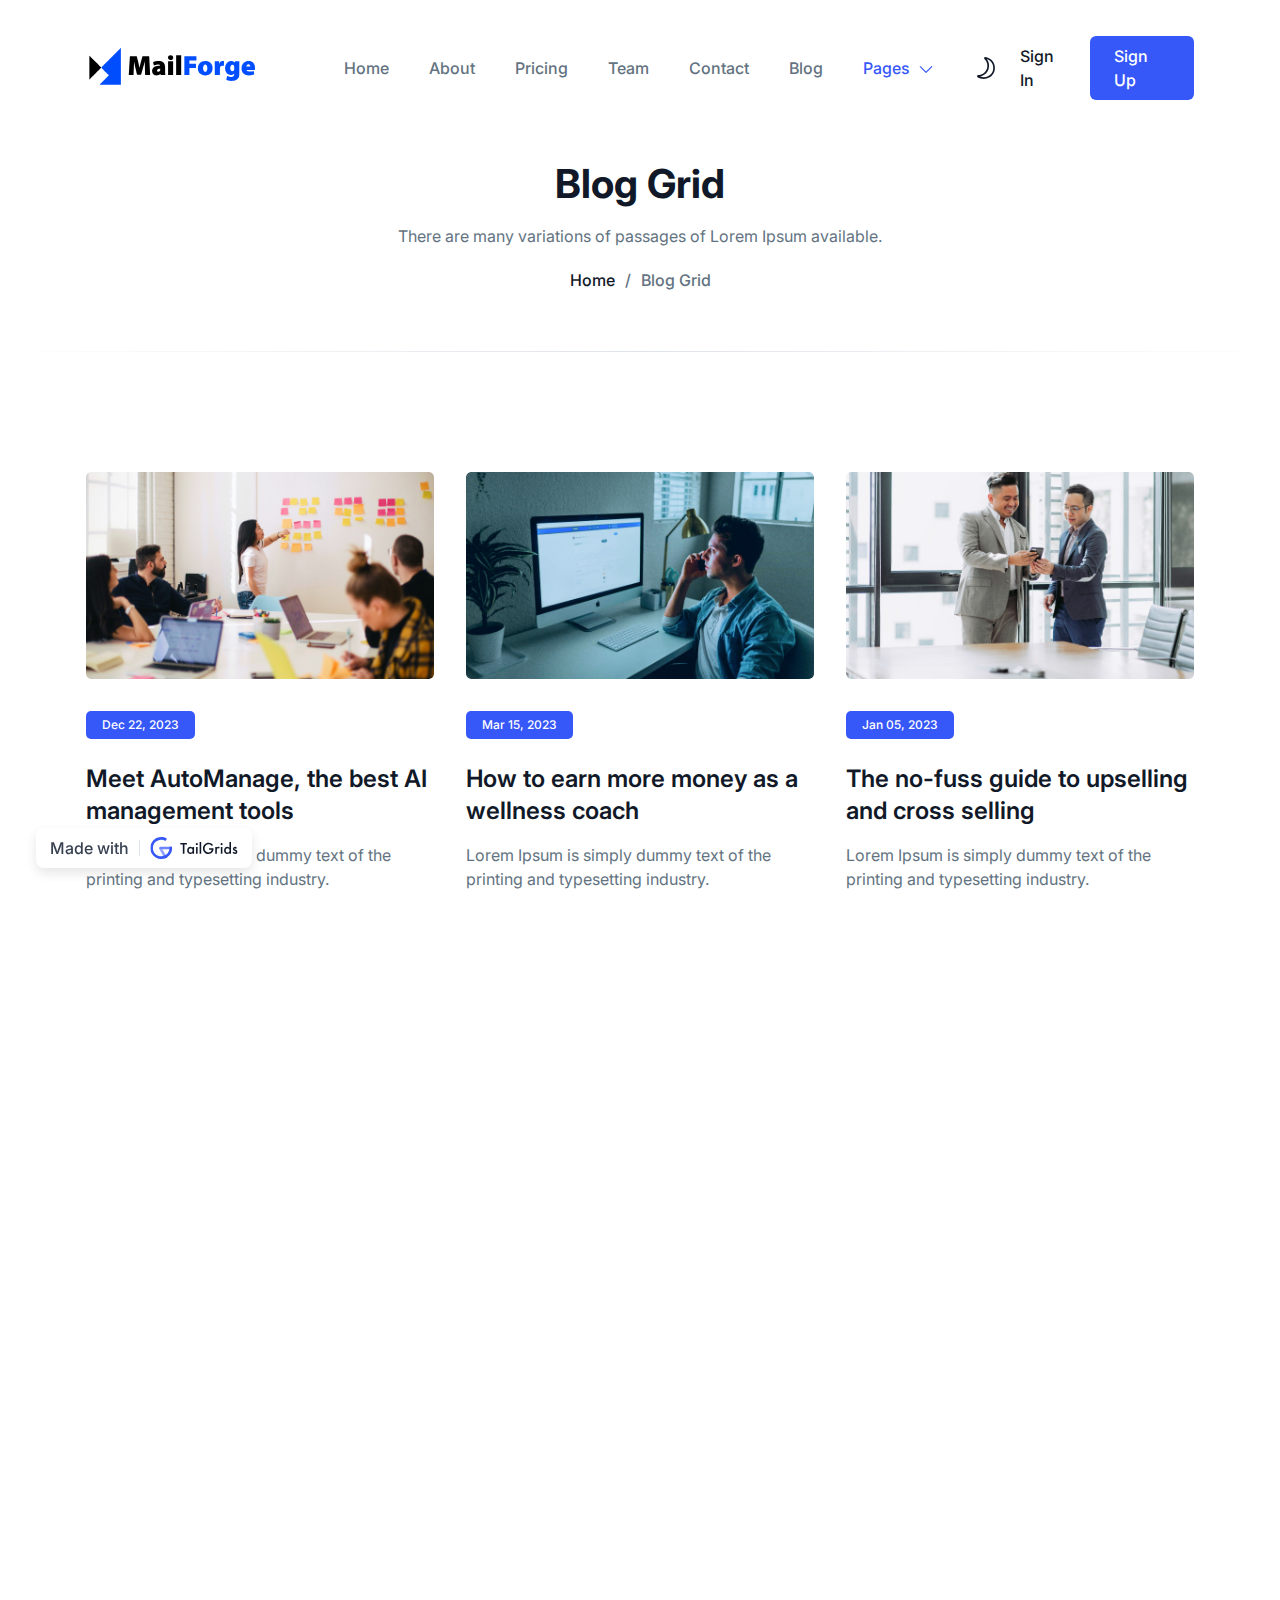
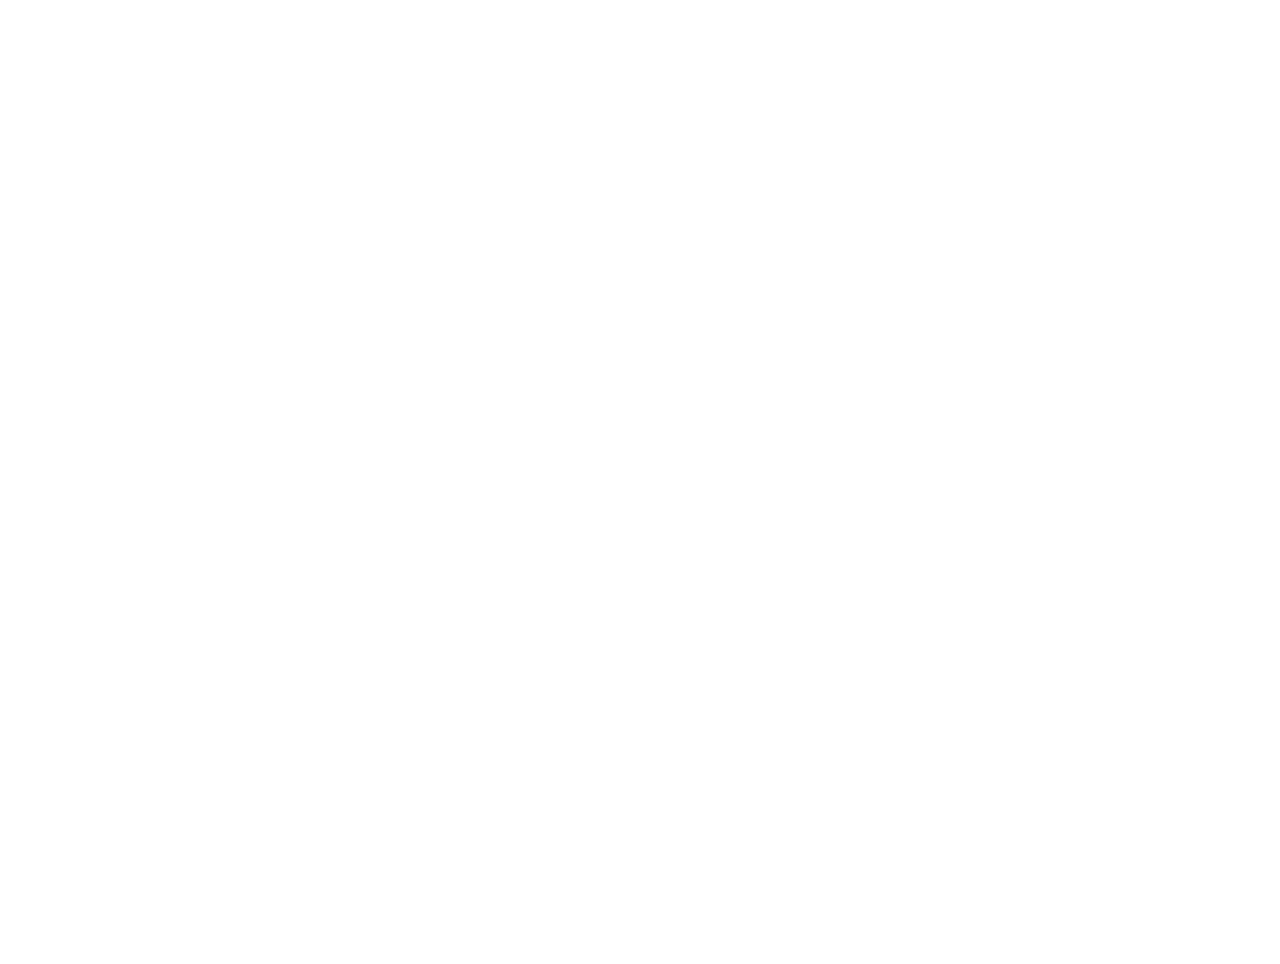
<file: blog-grids.html>
<!doctype html>
<html lang="en">
  <head>
    <meta charset="UTF-8" />
    <meta http-equiv="X-UA-Compatible" content="IE=edge" />
    <meta name="viewport" content="width=device-width, initial-scale=1.0" />
    <title>Blog Grids | Play Tailwind</title>
    <link
      rel="shortcut icon"
      href="assets/images/favicon.png"
      type="image/x-icon"
    />
    <link rel="stylesheet" href="assets/css/animate.css" />
    <link rel="stylesheet" href="./src/css/tailwind.css" />

    <!-- ==== WOW JS ==== -->
    <script src="assets/js/wow.min.js"></script>
    <script>
      new WOW().init();
    </script>
  </head>

  <body>
    <!-- ====== Navbar Section Start -->
    <div
      class="absolute top-0 left-0 z-40 flex items-center w-full bg-transparent ud-header"
    >
      <div class="container mx-auto px-4">
        <div class="relative flex items-center justify-between -mx-4">
          <div class="max-w-full px-4 w-60">
            <a href="index.html" class="block w-full py-5 navbar-logo">
              <img
                src="assets/images/logo/logo.svg"
                alt="logo"
                class="w-full dark:hidden"
              />
              <img
                src="assets/images/logo/logo-white.svg"
                alt="logo"
                class="hidden w-full dark:block"
              />
            </a>
          </div>
          <div class="flex items-center justify-between w-full px-4">
            <div>
              <button
                id="navbarToggler"
                class="absolute right-4 top-1/2 block -translate-y-1/2 rounded-lg px-3 py-[6px] ring-primary focus:ring-2 lg:hidden"
              >
                <span
                  class="relative my-[6px] block h-[2px] w-[30px] bg-dark dark:bg-white"
                ></span>
                <span
                  class="relative my-[6px] block h-[2px] w-[30px] bg-dark dark:bg-white"
                ></span>
                <span
                  class="relative my-[6px] block h-[2px] w-[30px] bg-dark dark:bg-white"
                ></span>
              </button>
              <nav
                id="navbarCollapse"
                class="absolute right-4 top-full hidden w-full max-w-[250px] rounded-lg bg-white dark:bg-dark-2 py-5 shadow-lg lg:static lg:block lg:w-full lg:max-w-full lg:bg-transparent dark:lg:bg-transparent lg:py-0 lg:px-4 lg:shadow-none xl:px-6"
              >
                <ul class="blcok lg:flex 2xl:ml-20">
                  <li class="relative group">
                    <a
                      href="/#home"
                      class="flex py-2 mx-8 text-base font-medium ud-menu-scroll text-dark dark:text-white group-hover:text-primary lg:mr-0 lg:inline-flex lg:py-6 lg:px-0 lg:text-body-color dark:lg:text-dark-6"
                    >
                      Home
                    </a>
                  </li>
                  <li class="relative group">
                    <a
                      href="/#about"
                      class="flex py-2 mx-8 text-base font-medium ud-menu-scroll text-dark dark:text-white group-hover:text-primary lg:mr-0 lg:ml-7 lg:inline-flex lg:py-6 lg:px-0 lg:text-body-color dark:lg:text-dark-6 xl:ml-10"
                    >
                      About
                    </a>
                  </li>
                  <li class="relative group">
                    <a
                      href="/#pricing"
                      class="flex py-2 mx-8 text-base font-medium ud-menu-scroll text-dark dark:text-white group-hover:text-primary lg:mr-0 lg:ml-7 lg:inline-flex lg:py-6 lg:px-0 lg:text-body-color dark:lg:text-dark-6 xl:ml-10"
                    >
                      Pricing
                    </a>
                  </li>
                  <li class="relative group">
                    <a
                      href="/#team"
                      class="flex py-2 mx-8 text-base font-medium ud-menu-scroll text-dark dark:text-white group-hover:text-primary lg:mr-0 lg:ml-7 lg:inline-flex lg:py-6 lg:px-0 lg:text-body-color dark:lg:text-dark-6 xl:ml-10"
                    >
                      Team
                    </a>
                  </li>
                  <li class="relative group">
                    <a
                      href="/#contact"
                      class="flex py-2 mx-8 text-base font-medium ud-menu-scroll text-dark dark:text-white group-hover:text-primary lg:mr-0 lg:ml-7 lg:inline-flex lg:py-6 lg:px-0 lg:text-body-color dark:lg:text-dark-6 xl:ml-10"
                    >
                      Contact
                    </a>
                  </li>
                  <li class="relative group">
                    <a
                      href="blog-grids.html"
                      class="flex py-2 mx-8 text-base font-medium ud-menu-scroll text-dark dark:text-white group-hover:text-primary lg:mr-0 lg:ml-7 lg:inline-flex lg:py-6 lg:px-0 lg:text-body-color dark:lg:text-dark-6 xl:ml-10"
                    >
                      Blog
                    </a>
                  </li>
                  <li class="relative submenu-item group">
                    <a
                      href="javascript:void(0)"
                      class="relative flex items-center justify-between py-2 mx-8 text-base font-medium text-primary group-hover:text-primary lg:mr-0 lg:ml-8 lg:inline-flex lg:py-6 lg:pl-0 lg:pr-4 xl:ml-10"
                    >
                      Pages

                      <svg
                        class="ml-2 fill-current"
                        width="16"
                        height="20"
                        viewBox="0 0 16 20"
                        fill="none"
                        xmlns="http://www.w3.org/2000/svg"
                      >
                        <path
                          d="M7.99999 14.9C7.84999 14.9 7.72499 14.85 7.59999 14.75L1.84999 9.10005C1.62499 8.87505 1.62499 8.52505 1.84999 8.30005C2.07499 8.07505 2.42499 8.07505 2.64999 8.30005L7.99999 13.525L13.35 8.25005C13.575 8.02505 13.925 8.02505 14.15 8.25005C14.375 8.47505 14.375 8.82505 14.15 9.05005L8.39999 14.7C8.27499 14.825 8.14999 14.9 7.99999 14.9Z"
                        />
                      </svg>
                    </a>
                    <div
                      class="submenu relative top-full left-0 hidden w-[250px] rounded-xs bg-white dark:bg-dark-2 p-4 transition-[top] duration-300 group-hover:opacity-100 lg:invisible lg:absolute lg:top-[110%] lg:block lg:opacity-0 lg:shadow-lg lg:group-hover:visible lg:group-hover:top-full"
                    >
                      <a
                        href="about.html"
                        class="block rounded-sm py-[10px] px-4 text-sm text-body-color dark:text-dark-6 hover:text-primary dark:hover:text-primary"
                      >
                        About Page
                      </a>
                      <a
                        href="pricing.html"
                        class="block rounded-sm py-[10px] px-4 text-sm text-body-color dark:text-dark-6 hover:text-primary dark:hover:text-primary"
                      >
                        Pricing Page
                      </a>
                      <a
                        href="contact.html"
                        class="block rounded-sm py-[10px] px-4 text-sm text-body-color dark:text-dark-6 hover:text-primary dark:hover:text-primary"
                      >
                        Contact Page
                      </a>
                      <a
                        href="blog-grids.html"
                        class="block rounded-sm py-[10px] px-4 text-sm text-primary hover:text-primary dark:hover:text-primary"
                      >
                        Blog Grid Page
                      </a>
                      <a
                        href="blog-details.html"
                        class="block rounded-sm py-[10px] px-4 text-sm text-body-color dark:text-dark-6 hover:text-primary dark:hover:text-primary"
                      >
                        Blog Details Page
                      </a>
                      <a
                        href="signup.html"
                        class="block rounded-sm py-[10px] px-4 text-sm text-body-color dark:text-dark-6 hover:text-primary dark:hover:text-primary"
                      >
                        Sign Up Page
                      </a>
                      <a
                        href="signin.html"
                        class="block rounded-sm py-[10px] px-4 text-sm text-body-color dark:text-dark-6 hover:text-primary dark:hover:text-primary"
                      >
                        Sign In Page
                      </a>
                      <a
                        href="404.html"
                        class="block rounded-sm py-[10px] px-4 text-sm text-body-color dark:text-dark-6 hover:text-primary dark:hover:text-primary"
                      >
                        404 Page
                      </a>
                    </div>
                  </li>
                </ul>
              </nav>
            </div>
            <div class="flex items-center justify-end pr-16 lg:pr-0">
              <label
                for="themeSwitcher"
                class="inline-flex items-center cursor-pointer"
                aria-label="themeSwitcher"
                name="themeSwitcher"
              >
                <input
                  type="checkbox"
                  name="themeSwitcher"
                  id="themeSwitcher"
                  class="sr-only"
                />
                <span class="block text-dark dark:hidden dark:text-white">
                  <svg
                    class="fill-current"
                    width="24"
                    height="24"
                    viewBox="0 0 24 24"
                    fill="none"
                    xmlns="http://www.w3.org/2000/svg"
                  >
                    <path
                      d="M13.3125 1.50001C12.675 1.31251 12.0375 1.16251 11.3625 1.05001C10.875 0.975006 10.35 1.23751 10.1625 1.68751C9.93751 2.13751 10.05 2.70001 10.425 3.00001C13.0875 5.47501 14.0625 9.11251 12.975 12.525C11.775 16.3125 8.25001 18.975 4.16251 19.0875C3.63751 19.0875 3.22501 19.425 3.07501 19.9125C2.92501 20.4 3.15001 20.925 3.56251 21.1875C4.50001 21.75 5.43751 22.2 6.37501 22.5C7.46251 22.8375 8.58751 22.9875 9.71251 22.9875C11.625 22.9875 13.5 22.5 15.1875 21.5625C17.85 20.1 19.725 17.7375 20.55 14.8875C22.1625 9.26251 18.975 3.37501 13.3125 1.50001ZM18.9375 14.4C18.2625 16.8375 16.6125 18.825 14.4 20.0625C12.075 21.3375 9.41251 21.6 6.90001 20.85C6.63751 20.775 6.33751 20.6625 6.07501 20.55C10.05 19.7625 13.35 16.9125 14.5875 13.0125C15.675 9.56251 15 5.92501 12.7875 3.07501C17.5875 4.68751 20.2875 9.67501 18.9375 14.4Z"
                    />
                  </svg>
                </span>
                <span class="hidden text-dark dark:block dark:text-white">
                  <svg
                    class="fill-current"
                    width="24"
                    height="24"
                    viewBox="0 0 24 24"
                    fill="none"
                    xmlns="http://www.w3.org/2000/svg"
                  >
                    <g clip-path="url(#clip0_2172_3070)">
                      <path
                        d="M12 6.89999C9.18752 6.89999 6.90002 9.18749 6.90002 12C6.90002 14.8125 9.18752 17.1 12 17.1C14.8125 17.1 17.1 14.8125 17.1 12C17.1 9.18749 14.8125 6.89999 12 6.89999ZM12 15.4125C10.125 15.4125 8.58752 13.875 8.58752 12C8.58752 10.125 10.125 8.58749 12 8.58749C13.875 8.58749 15.4125 10.125 15.4125 12C15.4125 13.875 13.875 15.4125 12 15.4125Z"
                      />
                      <path
                        d="M12 4.2375C12.45 4.2375 12.8625 3.8625 12.8625 3.375V1.5C12.8625 1.05 12.4875 0.637497 12 0.637497C11.55 0.637497 11.1375 1.0125 11.1375 1.5V3.4125C11.175 3.8625 11.55 4.2375 12 4.2375Z"
                      />
                      <path
                        d="M12 19.7625C11.55 19.7625 11.1375 20.1375 11.1375 20.625V22.5C11.1375 22.95 11.5125 23.3625 12 23.3625C12.45 23.3625 12.8625 22.9875 12.8625 22.5V20.5875C12.8625 20.1375 12.45 19.7625 12 19.7625Z"
                      />
                      <path
                        d="M18.1125 6.74999C18.3375 6.74999 18.5625 6.67499 18.7125 6.48749L19.9125 5.28749C20.25 4.94999 20.25 4.42499 19.9125 4.08749C19.575 3.74999 19.05 3.74999 18.7125 4.08749L17.5125 5.28749C17.175 5.62499 17.175 6.14999 17.5125 6.48749C17.6625 6.67499 17.8875 6.74999 18.1125 6.74999Z"
                      />
                      <path
                        d="M5.32501 17.5125L4.12501 18.675C3.78751 19.0125 3.78751 19.5375 4.12501 19.875C4.27501 20.025 4.50001 20.1375 4.72501 20.1375C4.95001 20.1375 5.17501 20.0625 5.32501 19.875L6.52501 18.675C6.86251 18.3375 6.86251 17.8125 6.52501 17.475C6.18751 17.175 5.62501 17.175 5.32501 17.5125Z"
                      />
                      <path
                        d="M22.5 11.175H20.5875C20.1375 11.175 19.725 11.55 19.725 12.0375C19.725 12.4875 20.1 12.9 20.5875 12.9H22.5C22.95 12.9 23.3625 12.525 23.3625 12.0375C23.3625 11.55 22.95 11.175 22.5 11.175Z"
                      />
                      <path
                        d="M4.23751 12C4.23751 11.55 3.86251 11.1375 3.37501 11.1375H1.50001C1.05001 11.1375 0.637512 11.5125 0.637512 12C0.637512 12.45 1.01251 12.8625 1.50001 12.8625H3.41251C3.86251 12.8625 4.23751 12.45 4.23751 12Z"
                      />
                      <path
                        d="M18.675 17.5125C18.3375 17.175 17.8125 17.175 17.475 17.5125C17.1375 17.85 17.1375 18.375 17.475 18.7125L18.675 19.9125C18.825 20.0625 19.05 20.175 19.275 20.175C19.5 20.175 19.725 20.1 19.875 19.9125C20.2125 19.575 20.2125 19.05 19.875 18.7125L18.675 17.5125Z"
                      />
                      <path
                        d="M5.32501 4.125C4.98751 3.7875 4.46251 3.7875 4.12501 4.125C3.78751 4.4625 3.78751 4.9875 4.12501 5.325L5.32501 6.525C5.47501 6.675 5.70001 6.7875 5.92501 6.7875C6.15001 6.7875 6.37501 6.7125 6.52501 6.525C6.86251 6.1875 6.86251 5.6625 6.52501 5.325L5.32501 4.125Z"
                      />
                    </g>
                    <defs>
                      <clipPath id="clip0_2172_3070">
                        <rect width="24" height="24" fill="white" />
                      </clipPath>
                    </defs>
                  </svg>
                </span>
              </label>
              <div class="hidden sm:flex">
                <a
                  href="signin.html"
                  class="loginBtn py-2 px-[22px] text-base font-medium text-dark dark:text-white hover:opacity-70"
                >
                  Sign In
                </a>
                <a
                  href="signup.html"
                  class="px-6 py-2 text-base font-medium text-white duration-300 ease-in-out rounded-md signUpBtn bg-primary hover:bg-blue-dark"
                >
                  Sign Up
                </a>
              </div>
            </div>
          </div>
        </div>
      </div>
    </div>
    <!-- ====== Navbar Section End -->

    <!-- ====== Banner Section Start -->
    <div
      class="relative z-10 overflow-hidden pt-[120px] pb-[60px] md:pt-[130px] lg:pt-[160px] dark:bg-dark"
    >
      <div
        class="absolute bottom-0 left-0 w-full h-px bg-linear-to-r from-stroke/0 via-stroke dark:via-dark-3 to-stroke/0"
      ></div>
      <div class="container mx-auto px-4">
        <div class="flex flex-wrap items-center -mx-4">
          <div class="w-full px-4">
            <div class="text-center">
              <h1
                class="mb-4 text-3xl font-bold text-dark dark:text-white sm:text-4xl md:text-[40px] md:leading-[1.2]"
              >
                Blog Grid
              </h1>
              <p class="mb-5 text-base text-body-color dark:text-dark-6">
                There are many variations of passages of Lorem Ipsum available.
              </p>

              <ul class="flex items-center justify-center gap-[10px]">
                <li>
                  <a
                    href="index.html"
                    class="flex items-center gap-[10px] text-base font-medium text-dark dark:text-white"
                  >
                    Home
                  </a>
                </li>
                <li>
                  <a
                    href="javascript:void(0)"
                    class="flex items-center gap-[10px] text-base font-medium text-body-color"
                  >
                    <span class="text-body-color dark:text-dark-6"> / </span>
                    Blog Grid
                  </a>
                </li>
              </ul>
            </div>
          </div>
        </div>
      </div>
    </div>
    <!-- ====== Banner Section End -->

    <!-- ====== Blog Section Start -->
    <section class="pt-20 pb-10 lg:pt-[120px] lg:pb-20 dark:bg-dark">
      <div class="container mx-auto px-4">
        <div class="flex flex-wrap -mx-4">
          <div class="w-full px-4 md:w-1/2 lg:w-1/3">
            <div class="mb-10 wow fadeInUp group" data-wow-delay=".1s">
              <div class="mb-8 overflow-hidden rounded-[5px]">
                <a href="blog-details.html" class="block">
                  <img
                    src="assets/images/blog/blog-01.jpg"
                    alt="image"
                    class="w-full transition group-hover:rotate-6 group-hover:scale-125"
                  />
                </a>
              </div>
              <div>
                <span
                  class="inline-block px-4 py-0.5 mb-6 text-xs font-medium leading-loose text-center text-white rounded-[5px] bg-primary"
                >
                  Dec 22, 2023
                </span>
                <h3>
                  <a
                    href="blog-details.html"
                    class="inline-block mb-4 text-xl font-semibold text-dark dark:text-white hover:text-primary dark:hover:text-primary sm:text-2xl lg:text-xl xl:text-2xl"
                  >
                    Meet AutoManage, the best AI management tools
                  </a>
                </h3>
                <p
                  class="max-w-[370px] text-base text-body-color dark:text-dark-6"
                >
                  Lorem Ipsum is simply dummy text of the printing and
                  typesetting industry.
                </p>
              </div>
            </div>
          </div>
          <div class="w-full px-4 md:w-1/2 lg:w-1/3">
            <div class="mb-10 wow fadeInUp group" data-wow-delay=".15s">
              <div class="mb-8 overflow-hidden rounded-[5px]">
                <a href="blog-details.html" class="block">
                  <img
                    src="assets/images/blog/blog-02.jpg"
                    alt="image"
                    class="w-full transition group-hover:rotate-6 group-hover:scale-125"
                  />
                </a>
              </div>
              <div>
                <span
                  class="inline-block px-4 py-0.5 mb-6 text-xs font-medium leading-loose text-center text-white rounded-[5px] bg-primary"
                >
                  Mar 15, 2023
                </span>
                <h3>
                  <a
                    href="blog-details.html"
                    class="inline-block mb-4 text-xl font-semibold text-dark dark:text-white hover:text-primary dark:hover:text-primary sm:text-2xl lg:text-xl xl:text-2xl"
                  >
                    How to earn more money as a wellness coach
                  </a>
                </h3>
                <p
                  class="max-w-[370px] text-base text-body-color dark:text-dark-6"
                >
                  Lorem Ipsum is simply dummy text of the printing and
                  typesetting industry.
                </p>
              </div>
            </div>
          </div>
          <div class="w-full px-4 md:w-1/2 lg:w-1/3">
            <div class="mb-10 wow fadeInUp group" data-wow-delay=".2s">
              <div class="mb-8 overflow-hidden rounded-[5px]">
                <a href="blog-details.html" class="block">
                  <img
                    src="assets/images/blog/blog-03.jpg"
                    alt="image"
                    class="w-full transition group-hover:rotate-6 group-hover:scale-125"
                  />
                </a>
              </div>
              <div>
                <span
                  class="inline-block px-4 py-0.5 mb-6 text-xs font-medium leading-loose text-center text-white rounded-[5px] bg-primary"
                >
                  Jan 05, 2023
                </span>
                <h3>
                  <a
                    href="blog-details.html"
                    class="inline-block mb-4 text-xl font-semibold text-dark dark:text-white hover:text-primary dark:hover:text-primary sm:text-2xl lg:text-xl xl:text-2xl"
                  >
                    The no-fuss guide to upselling and cross selling
                  </a>
                </h3>
                <p
                  class="max-w-[370px] text-base text-body-color dark:text-dark-6"
                >
                  Lorem Ipsum is simply dummy text of the printing and
                  typesetting industry.
                </p>
              </div>
            </div>
          </div>
          <div class="w-full px-4 md:w-1/2 lg:w-1/3">
            <div class="mb-10 wow fadeInUp group" data-wow-delay=".1s">
              <div class="mb-8 overflow-hidden rounded-[5px]">
                <a href="blog-details.html" class="block">
                  <img
                    src="assets/images/blog/blog-02.jpg"
                    alt="image"
                    class="w-full transition group-hover:rotate-6 group-hover:scale-125"
                  />
                </a>
              </div>
              <div>
                <span
                  class="inline-block px-4 py-0.5 mb-6 text-xs font-medium leading-loose text-center text-white rounded-[5px] bg-primary"
                >
                  Mar 15, 2023
                </span>
                <h3>
                  <a
                    href="blog-details.html"
                    class="inline-block mb-4 text-xl font-semibold text-dark dark:text-white hover:text-primary dark:hover:text-primary sm:text-2xl lg:text-xl xl:text-2xl"
                  >
                    How to earn more money as a wellness coach
                  </a>
                </h3>
                <p
                  class="max-w-[370px] text-base text-body-color dark:text-dark-6"
                >
                  Lorem Ipsum is simply dummy text of the printing and
                  typesetting industry.
                </p>
              </div>
            </div>
          </div>
          <div class="w-full px-4 md:w-1/2 lg:w-1/3">
            <div class="mb-10 wow fadeInUp group" data-wow-delay=".15s">
              <div class="mb-8 overflow-hidden rounded-[5px]">
                <a href="blog-details.html" class="block">
                  <img
                    src="assets/images/blog/blog-03.jpg"
                    alt="image"
                    class="w-full transition group-hover:rotate-6 group-hover:scale-125"
                  />
                </a>
              </div>
              <div>
                <span
                  class="inline-block px-4 py-0.5 mb-6 text-xs font-medium leading-loose text-center text-white rounded-[5px] bg-primary"
                >
                  Jan 05, 2023
                </span>
                <h3>
                  <a
                    href="blog-details.html"
                    class="inline-block mb-4 text-xl font-semibold text-dark dark:text-white hover:text-primary dark:hover:text-primary sm:text-2xl lg:text-xl xl:text-2xl"
                  >
                    The no-fuss guide to upselling and cross selling
                  </a>
                </h3>
                <p
                  class="max-w-[370px] text-base text-body-color dark:text-dark-6"
                >
                  Lorem Ipsum is simply dummy text of the printing and
                  typesetting industry.
                </p>
              </div>
            </div>
          </div>
          <div class="w-full px-4 md:w-1/2 lg:w-1/3">
            <div class="mb-10 wow fadeInUp group" data-wow-delay=".2s">
              <div class="mb-8 overflow-hidden rounded-[5px]">
                <a href="blog-details.html" class="block">
                  <img
                    src="assets/images/blog/blog-01.jpg"
                    alt="image"
                    class="w-full transition group-hover:rotate-6 group-hover:scale-125"
                  />
                </a>
              </div>
              <div>
                <span
                  class="inline-block px-4 py-0.5 mb-6 text-xs font-medium leading-loose text-center text-white rounded-[5px] bg-primary"
                >
                  Dec 22, 2023
                </span>
                <h3>
                  <a
                    href="blog-details.html"
                    class="inline-block mb-4 text-xl font-semibold text-dark dark:text-white hover:text-primary dark:hover:text-primary sm:text-2xl lg:text-xl xl:text-2xl"
                  >
                    Meet AutoManage, the best AI management tools
                  </a>
                </h3>
                <p
                  class="max-w-[370px] text-base text-body-color dark:text-dark-6"
                >
                  Lorem Ipsum is simply dummy text of the printing and
                  typesetting industry.
                </p>
              </div>
            </div>
          </div>
          <div class="w-full px-4 md:w-1/2 lg:w-1/3">
            <div class="mb-10 wow fadeInUp group" data-wow-delay=".1s">
              <div class="mb-8 overflow-hidden rounded-[5px]">
                <a href="blog-details.html" class="block">
                  <img
                    src="assets/images/blog/blog-01.jpg"
                    alt="image"
                    class="w-full transition group-hover:rotate-6 group-hover:scale-125"
                  />
                </a>
              </div>
              <div>
                <span
                  class="inline-block px-4 py-0.5 mb-6 text-xs font-medium leading-loose text-center text-white rounded-[5px] bg-primary"
                >
                  Dec 22, 2023
                </span>
                <h3>
                  <a
                    href="blog-details.html"
                    class="inline-block mb-4 text-xl font-semibold text-dark dark:text-white hover:text-primary dark:hover:text-primary sm:text-2xl lg:text-xl xl:text-2xl"
                  >
                    Meet AutoManage, the best AI management tools
                  </a>
                </h3>
                <p
                  class="max-w-[370px] text-base text-body-color dark:text-dark-6"
                >
                  Lorem Ipsum is simply dummy text of the printing and
                  typesetting industry.
                </p>
              </div>
            </div>
          </div>
          <div class="w-full px-4 md:w-1/2 lg:w-1/3">
            <div class="mb-10 wow fadeInUp group" data-wow-delay=".15s">
              <div class="mb-8 overflow-hidden rounded-[5px]">
                <a href="blog-details.html" class="block">
                  <img
                    src="assets/images/blog/blog-02.jpg"
                    alt="image"
                    class="w-full transition group-hover:rotate-6 group-hover:scale-125"
                  />
                </a>
              </div>
              <div>
                <span
                  class="inline-block px-4 py-0.5 mb-6 text-xs font-medium leading-loose text-center text-white rounded-[5px] bg-primary"
                >
                  Mar 15, 2023
                </span>
                <h3>
                  <a
                    href="blog-details.html"
                    class="inline-block mb-4 text-xl font-semibold text-dark dark:text-white hover:text-primary dark:hover:text-primary sm:text-2xl lg:text-xl xl:text-2xl"
                  >
                    How to earn more money as a wellness coach
                  </a>
                </h3>
                <p
                  class="max-w-[370px] text-base text-body-color dark:text-dark-6"
                >
                  Lorem Ipsum is simply dummy text of the printing and
                  typesetting industry.
                </p>
              </div>
            </div>
          </div>
          <div class="w-full px-4 md:w-1/2 lg:w-1/3">
            <div class="mb-10 wow fadeInUp group" data-wow-delay=".2s">
              <div class="mb-8 overflow-hidden rounded-[5px]">
                <a href="blog-details.html" class="block">
                  <img
                    src="assets/images/blog/blog-03.jpg"
                    alt="image"
                    class="w-full transition group-hover:rotate-6 group-hover:scale-125"
                  />
                </a>
              </div>
              <div>
                <span
                  class="inline-block px-4 py-0.5 mb-6 text-xs font-medium leading-loose text-center text-white rounded-[5px] bg-primary"
                >
                  Jan 05, 2023
                </span>
                <h3>
                  <a
                    href="blog-details.html"
                    class="inline-block mb-4 text-xl font-semibold text-dark dark:text-white hover:text-primary dark:hover:text-primary sm:text-2xl lg:text-xl xl:text-2xl"
                  >
                    The no-fuss guide to upselling and cross selling
                  </a>
                </h3>
                <p
                  class="max-w-[370px] text-base text-body-color dark:text-dark-6"
                >
                  Lorem Ipsum is simply dummy text of the printing and
                  typesetting industry.
                </p>
              </div>
            </div>
          </div>
        </div>

        <div class="mt-8 text-center wow fadeInUp" data-wow-delay=".2s">
          <div
            class="inline-flex p-3 bg-white dark:bg-dark-2 border rounded-[10px] border-stroke dark:border-dark-3"
          >
            <ul class="flex items-center -mx-1">
              <li class="px-1">
                <a
                  href="javascript:void(0)"
                  class="flex items-center justify-center text-base bg-transparent border rounded-md hover:border-primary hover:bg-primary h-[34px] w-[34px] border-stroke dark:border-dark-3 text-body-color dark:text-dark-6 hover:text-white dark:hover:border-primary dark:hover:text-white"
                >
                  <span>
                    <svg
                      width="8"
                      height="15"
                      viewBox="0 0 8 15"
                      class="fill-current stroke-current"
                    >
                      <path
                        d="M7.12979 1.91389L7.1299 1.914L7.1344 1.90875C7.31476 1.69833 7.31528 1.36878 7.1047 1.15819C7.01062 1.06412 6.86296 1.00488 6.73613 1.00488C6.57736 1.00488 6.4537 1.07206 6.34569 1.18007L6.34564 1.18001L6.34229 1.18358L0.830207 7.06752C0.830152 7.06757 0.830098 7.06763 0.830043 7.06769C0.402311 7.52078 0.406126 8.26524 0.827473 8.73615L0.827439 8.73618L0.829982 8.73889L6.34248 14.6014L6.34243 14.6014L6.34569 14.6047C6.546 14.805 6.88221 14.8491 7.1047 14.6266C7.30447 14.4268 7.34883 14.0918 7.12833 13.8693L1.62078 8.01209C1.55579 7.93114 1.56859 7.82519 1.61408 7.7797L1.61413 7.77975L1.61729 7.77639L7.12979 1.91389Z"
                        stroke-width="0.3"
                      />
                    </svg>
                  </span>
                </a>
              </li>
              <li class="px-1">
                <a
                  href="javascript:void(0)"
                  class="flex items-center justify-center text-base bg-transparent border rounded-md hover:border-primary hover:bg-primary h-[34px] w-[34px] border-stroke dark:border-dark-3 text-body-color dark:text-dark-6 hover:text-white dark:hover:border-primary dark:hover:text-white"
                >
                  1
                </a>
              </li>
              <li class="px-1">
                <a
                  href="javascript:void(0)"
                  class="flex items-center justify-center text-base bg-transparent border rounded-md hover:border-primary hover:bg-primary h-[34px] w-[34px] border-stroke dark:border-dark-3 text-body-color dark:text-dark-6 hover:text-white dark:hover:border-primary dark:hover:text-white"
                >
                  2
                </a>
              </li>
              <li class="px-1">
                <a
                  href="javascript:void(0)"
                  class="flex items-center justify-center text-base bg-transparent border rounded-md hover:border-primary hover:bg-primary h-[34px] w-[34px] border-stroke dark:border-dark-3 text-body-color dark:text-dark-6 hover:text-white dark:hover:border-primary dark:hover:text-white"
                >
                  3
                </a>
              </li>
              <li class="px-1">
                <a
                  href="javascript:void(0)"
                  class="flex items-center justify-center text-base bg-transparent border rounded-md hover:border-primary hover:bg-primary h-[34px] w-[34px] border-stroke dark:border-dark-3 text-body-color dark:text-dark-6 hover:text-white dark:hover:border-primary dark:hover:text-white"
                >
                  4
                </a>
              </li>
              <li class="px-1">
                <a
                  href="javascript:void(0)"
                  class="flex items-center justify-center text-base bg-transparent border rounded-md hover:border-primary hover:bg-primary h-[34px] w-[34px] border-stroke dark:border-dark-3 text-body-color dark:text-dark-6 hover:text-white dark:hover:border-primary dark:hover:text-white"
                >
                  <span>
                    <svg
                      width="8"
                      height="15"
                      viewBox="0 0 8 15"
                      class="fill-current stroke-current"
                    >
                      <path
                        d="M0.870212 13.0861L0.870097 13.086L0.865602 13.0912C0.685237 13.3017 0.684716 13.6312 0.895299 13.8418C0.989374 13.9359 1.13704 13.9951 1.26387 13.9951C1.42264 13.9951 1.5463 13.9279 1.65431 13.8199L1.65436 13.82L1.65771 13.8164L7.16979 7.93248C7.16985 7.93243 7.1699 7.93237 7.16996 7.93231C7.59769 7.47923 7.59387 6.73477 7.17253 6.26385L7.17256 6.26382L7.17002 6.26111L1.65752 0.398611L1.65757 0.398563L1.65431 0.395299C1.454 0.194997 1.11779 0.150934 0.895299 0.373424C0.695526 0.573197 0.651169 0.908167 0.871667 1.13067L6.37922 6.98791C6.4442 7.06886 6.43141 7.17481 6.38592 7.2203L6.38587 7.22025L6.38271 7.22361L0.870212 13.0861Z"
                        stroke-width="0.3"
                      />
                    </svg>
                  </span>
                </a>
              </li>
            </ul>
          </div>
        </div>
      </div>
    </section>
    <!-- ====== Blog Section End -->

    <!-- ====== Footer Section Start -->
    <footer
      class="wow fadeInUp relative z-10 bg-[#090E34] pt-20 lg:pt-[100px]"
      data-wow-delay=".15s"
    >
      <div class="container mx-auto px-4">
        <div class="flex flex-wrap -mx-4">
          <div class="w-full px-4 sm:w-1/2 md:w-1/2 lg:w-4/12 xl:w-3/12">
            <div class="w-full mb-10">
              <a
                href="javascript:void(0)"
                class="mb-6 inline-block max-w-[160px]"
              >
                <img
                  src="assets/images/logo/logo-white.svg"
                  alt="logo"
                  class="max-w-full"
                />
              </a>
              <p class="mb-8 max-w-[270px] text-base text-gray-7">
                We create digital experiences for brands and companies by using
                technology.
              </p>
              <div class="flex items-center -mx-3">
                <a
                  href="javascript:void(0)"
                  class="px-3 text-gray-7 hover:text-white"
                >
                  <svg
                    width="22"
                    height="22"
                    viewBox="0 0 22 22"
                    fill="none"
                    xmlns="http://www.w3.org/2000/svg"
                    class="fill-current"
                  >
                    <path
                      d="M16.294 8.86875H14.369H13.6815V8.18125V6.05V5.3625H14.369H15.8128C16.1909 5.3625 16.5003 5.0875 16.5003 4.675V1.03125C16.5003 0.653125 16.2253 0.34375 15.8128 0.34375H13.3034C10.5878 0.34375 8.69714 2.26875 8.69714 5.12187V8.1125V8.8H8.00964H5.67214C5.19089 8.8 4.74402 9.17812 4.74402 9.72812V12.2031C4.74402 12.6844 5.12214 13.1313 5.67214 13.1313H7.94089H8.62839V13.8188V20.7281C8.62839 21.2094 9.00652 21.6562 9.55652 21.6562H12.7878C12.994 21.6562 13.1659 21.5531 13.3034 21.4156C13.4409 21.2781 13.544 21.0375 13.544 20.8312V13.8531V13.1656H14.2659H15.8128C16.2596 13.1656 16.6034 12.8906 16.6721 12.4781V12.4438V12.4094L17.1534 10.0375C17.1878 9.79688 17.1534 9.52187 16.9471 9.24687C16.8784 9.075 16.569 8.90312 16.294 8.86875Z"
                    />
                  </svg>
                </a>
                <a
                  href="javascript:void(0)"
                  class="px-3 text-gray-7 hover:text-white"
                >
                  <svg
                    width="22"
                    height="22"
                    viewBox="0 0 22 22"
                    fill="none"
                    xmlns="http://www.w3.org/2000/svg"
                    class="fill-current"
                  >
                    <path
                      d="M20.1236 5.91236C20.2461 5.76952 20.0863 5.58286 19.905 5.64972C19.5004 5.79896 19.1306 5.8974 18.5837 5.95817C19.2564 5.58362 19.5693 5.04828 19.8237 4.39259C19.885 4.23443 19.7 4.09092 19.5406 4.16647C18.8931 4.47345 18.1945 4.70121 17.4599 4.83578C16.7338 4.11617 15.6988 3.6665 14.5539 3.6665C12.3554 3.6665 10.5725 5.32454 10.5725 7.36908C10.5725 7.65933 10.6081 7.94206 10.6752 8.21276C7.51486 8.06551 4.6968 6.71359 2.73896 4.64056C2.60477 4.49848 2.36128 4.51734 2.27772 4.69063C2.05482 5.15296 1.93056 5.66584 1.93056 6.20582C1.93056 7.49014 2.6332 8.62331 3.70132 9.28732C3.22241 9.27293 2.76441 9.17961 2.34234 9.02125C2.13684 8.94416 1.90127 9.07964 1.92888 9.28686C2.14084 10.8781 3.42915 12.1909 5.09205 12.5011C4.75811 12.586 4.40639 12.6311 4.04253 12.6311C3.95431 12.6311 3.86685 12.6284 3.78019 12.6231C3.55967 12.6094 3.38044 12.8067 3.47499 12.9954C4.09879 14.2404 5.44575 15.1096 7.0132 15.1367C5.65077 16.13 3.93418 16.7218 2.06882 16.7218C1.83882 16.7218 1.74015 17.0175 1.9442 17.1178C3.52016 17.8924 5.31487 18.3332 7.22182 18.3332C14.545 18.3332 18.549 12.6914 18.549 7.79843C18.549 7.63827 18.545 7.47811 18.5377 7.31945C19.1321 6.92012 19.6664 6.44528 20.1236 5.91236Z"
                    />
                  </svg>
                </a>
                <a
                  href="javascript:void(0)"
                  class="px-3 text-gray-7 hover:text-white"
                >
                  <svg
                    width="22"
                    height="22"
                    viewBox="0 0 22 22"
                    fill="none"
                    xmlns="http://www.w3.org/2000/svg"
                    class="fill-current"
                  >
                    <path
                      d="M11.0297 14.4305C12.9241 14.4305 14.4598 12.8948 14.4598 11.0004C14.4598 9.10602 12.9241 7.57031 11.0297 7.57031C9.13529 7.57031 7.59958 9.10602 7.59958 11.0004C7.59958 12.8948 9.13529 14.4305 11.0297 14.4305Z"
                    />
                    <path
                      d="M14.7554 1.8335H7.24463C4.25807 1.8335 1.83334 4.25823 1.83334 7.24479V14.6964C1.83334 17.7421 4.25807 20.1668 7.24463 20.1668H14.6962C17.7419 20.1668 20.1667 17.7421 20.1667 14.7555V7.24479C20.1667 4.25823 17.7419 1.8335 14.7554 1.8335ZM11.0296 15.4948C8.51614 15.4948 6.53496 13.4545 6.53496 11.0002C6.53496 8.54586 8.54571 6.50554 11.0296 6.50554C13.4839 6.50554 15.4946 8.54586 15.4946 11.0002C15.4946 13.4545 13.5134 15.4948 11.0296 15.4948ZM17.2393 6.91952C16.9436 7.24479 16.5 7.42221 15.9973 7.42221C15.5538 7.42221 15.1102 7.24479 14.7554 6.91952C14.4301 6.59425 14.2527 6.18027 14.2527 5.67758C14.2527 5.17489 14.4301 4.79049 14.7554 4.43565C15.0807 4.08081 15.4946 3.90339 15.9973 3.90339C16.4409 3.90339 16.914 4.08081 17.2393 4.40608C17.535 4.79049 17.7419 5.23403 17.7419 5.70715C17.7124 6.18027 17.535 6.59425 17.2393 6.91952Z"
                    />
                    <path
                      d="M16.0276 4.96777C15.6432 4.96777 15.318 5.29304 15.318 5.67745C15.318 6.06186 15.6432 6.38713 16.0276 6.38713C16.412 6.38713 16.7373 6.06186 16.7373 5.67745C16.7373 5.29304 16.4416 4.96777 16.0276 4.96777Z"
                    />
                  </svg>
                </a>
                <a
                  href="javascript:void(0)"
                  class="px-3 text-gray-7 hover:text-white"
                >
                  <svg
                    width="22"
                    height="22"
                    viewBox="0 0 22 22"
                    fill="none"
                    xmlns="http://www.w3.org/2000/svg"
                    class="fill-current"
                  >
                    <path
                      d="M18.8065 1.8335H3.16399C2.42474 1.8335 1.83334 2.42489 1.83334 3.16414V18.8362C1.83334 19.5459 2.42474 20.1668 3.16399 20.1668H18.7473C19.4866 20.1668 20.078 19.5754 20.078 18.8362V3.13457C20.1371 2.42489 19.5457 1.8335 18.8065 1.8335ZM7.24464 17.4168H4.55379V8.69371H7.24464V17.4168ZM5.88443 7.48135C4.99733 7.48135 4.31721 6.77167 4.31721 5.91414C4.31721 5.05661 5.0269 4.34694 5.88443 4.34694C6.74196 4.34694 7.45163 5.05661 7.45163 5.91414C7.45163 6.77167 6.8011 7.48135 5.88443 7.48135ZM17.4463 17.4168H14.7554V13.1883C14.7554 12.183 14.7258 10.8523 13.336 10.8523C11.9167 10.8523 11.7097 11.976 11.7097 13.0996V17.4168H9.01884V8.69371H11.6506V9.90608H11.6801C12.0645 9.1964 12.9221 8.48672 14.2527 8.48672C17.0027 8.48672 17.5054 10.2609 17.5054 12.6856V17.4168H17.4463Z"
                    />
                  </svg>
                </a>
              </div>
            </div>
          </div>
          <div class="w-full px-4 sm:w-1/2 md:w-1/2 lg:w-2/12 xl:w-2/12">
            <div class="w-full mb-10">
              <h4 class="text-lg font-semibold text-white mb-9">About Us</h4>
              <ul>
                <li>
                  <a
                    href="javascript:void(0)"
                    class="inline-block mb-3 text-base text-gray-7 hover:text-primary"
                  >
                    Home
                  </a>
                </li>
                <li>
                  <a
                    href="javascript:void(0)"
                    class="inline-block mb-3 text-base text-gray-7 hover:text-primary"
                  >
                    Features
                  </a>
                </li>
                <li>
                  <a
                    href="javascript:void(0)"
                    class="inline-block mb-3 text-base text-gray-7 hover:text-primary"
                  >
                    About
                  </a>
                </li>
                <li>
                  <a
                    href="javascript:void(0)"
                    class="inline-block mb-3 text-base text-gray-7 hover:text-primary"
                  >
                    Testimonial
                  </a>
                </li>
              </ul>
            </div>
          </div>
          <div class="w-full px-4 sm:w-1/2 md:w-1/2 lg:w-3/12 xl:w-2/12">
            <div class="w-full mb-10">
              <h4 class="text-lg font-semibold text-white mb-9">Features</h4>
              <ul>
                <li>
                  <a
                    href="javascript:void(0)"
                    class="inline-block mb-3 text-base text-gray-7 hover:text-primary"
                  >
                    How it works
                  </a>
                </li>
                <li>
                  <a
                    href="javascript:void(0)"
                    class="inline-block mb-3 text-base text-gray-7 hover:text-primary"
                  >
                    Privacy policy
                  </a>
                </li>
                <li>
                  <a
                    href="javascript:void(0)"
                    class="inline-block mb-3 text-base text-gray-7 hover:text-primary"
                  >
                    Terms of Service
                  </a>
                </li>
                <li>
                  <a
                    href="javascript:void(0)"
                    class="inline-block mb-3 text-base text-gray-7 hover:text-primary"
                  >
                    Refund policy
                  </a>
                </li>
              </ul>
            </div>
          </div>
          <div class="w-full px-4 sm:w-1/2 md:w-1/2 lg:w-3/12 xl:w-2/12">
            <div class="w-full mb-10">
              <h4 class="text-lg font-semibold text-white mb-9">
                Our Products
              </h4>
              <ul>
                <li>
                  <a
                    href="javascript:void(0)"
                    class="inline-block mb-3 text-base text-gray-7 hover:text-primary"
                  >
                    LineIcons
                  </a>
                </li>
                <li>
                  <a
                    href="javascript:void(0)"
                    class="inline-block mb-3 text-base text-gray-7 hover:text-primary"
                  >
                    Ecommerce HTML
                  </a>
                </li>
                <li>
                  <a
                    href="javascript:void(0)"
                    class="inline-block mb-3 text-base text-gray-7 hover:text-primary"
                  >
                    TailAdmin
                  </a>
                </li>
                <li>
                  <a
                    href="javascript:void(0)"
                    class="inline-block mb-3 text-base text-gray-7 hover:text-primary"
                  >
                    PlainAdmin
                  </a>
                </li>
              </ul>
            </div>
          </div>
          <div class="w-full px-4 md:w-2/3 lg:w-6/12 xl:w-3/12">
            <div class="w-full mb-10">
              <h4 class="text-lg font-semibold text-white mb-9">Latest blog</h4>
              <div class="flex flex-col gap-8">
                <a
                  href="blog-details.html"
                  class="group flex items-center gap-[22px]"
                >
                  <div class="overflow-hidden rounded-sm">
                    <img
                      src="./assets/images/blog/blog-footer-01.jpg"
                      alt="blog"
                    />
                  </div>
                  <span
                    class="max-w-[180px] text-gray-7 text-base group-hover:text-white"
                  >
                    I think really important to design with...
                  </span>
                </a>
                <a
                  href="blog-details.html"
                  class="group flex items-center gap-[22px]"
                >
                  <div class="overflow-hidden rounded-sm">
                    <img
                      src="./assets/images/blog/blog-footer-02.jpg"
                      alt="blog"
                    />
                  </div>
                  <span
                    class="max-w-[180px] text-gray-7 text-base group-hover:text-white"
                  >
                    Recognizing the need is the primary...
                  </span>
                </a>
              </div>
            </div>
          </div>
        </div>
      </div>

      <div class="mt-12 border-t border-[#8890A4]/40 py-8 lg:mt-[60px]">
        <div class="container mx-auto px-4">
          <div class="flex flex-wrap -mx-4">
            <div class="w-full px-4 md:w-2/3 lg:w-1/2">
              <div class="my-1">
                <div
                  class="flex items-center justify-center -mx-3 md:justify-start"
                >
                  <a
                    href="javascript:void(0)"
                    class="px-3 text-base text-gray-7 hover:text-white hover:underline"
                  >
                    Privacy policy
                  </a>
                  <a
                    href="javascript:void(0)"
                    class="px-3 text-base text-gray-7 hover:text-white hover:underline"
                  >
                    Legal notice
                  </a>
                  <a
                    href="javascript:void(0)"
                    class="px-3 text-base text-gray-7 hover:text-white hover:underline"
                  >
                    Terms of service
                  </a>
                </div>
              </div>
            </div>
            <div class="w-full px-4 md:w-1/3 lg:w-1/2">
              <div class="flex justify-center my-1 md:justify-end">
                <p class="text-base text-gray-7">
                  Designed and Developed by
                  <a
                    href="https://tailgrids.com"
                    rel="nofollow noopner"
                    target="_blank"
                    class="text-gray-1 hover:underline"
                  >
                    TailGrids and UIdeck
                  </a>
                </p>
              </div>
            </div>
          </div>
        </div>
      </div>

      <div>
        <span class="absolute left-0 top-0 z-[-1]">
          <img src="assets/images/footer/shape-1.svg" alt="" />
        </span>

        <span class="absolute bottom-0 right-0 z-[-1]">
          <img src="assets/images/footer/shape-3.svg" alt="" />
        </span>

        <span class="absolute top-0 right-0 z-[-1]">
          <svg
            width="102"
            height="102"
            viewBox="0 0 102 102"
            fill="none"
            xmlns="http://www.w3.org/2000/svg"
          >
            <path
              d="M1.8667 33.1956C2.89765 33.1956 3.7334 34.0318 3.7334 35.0633C3.7334 36.0947 2.89765 36.9309 1.8667 36.9309C0.835744 36.9309 4.50645e-08 36.0947 0 35.0633C-4.50645e-08 34.0318 0.835744 33.1956 1.8667 33.1956Z"
              fill="white"
              fill-opacity="0.08"
            ></path>
            <path
              d="M18.2939 33.1956C19.3249 33.1956 20.1606 34.0318 20.1606 35.0633C20.1606 36.0947 19.3249 36.9309 18.2939 36.9309C17.263 36.9309 16.4272 36.0947 16.4272 35.0633C16.4272 34.0318 17.263 33.1956 18.2939 33.1956Z"
              fill="white"
              fill-opacity="0.08"
            ></path>
            <path
              d="M34.7209 33.195C35.7519 33.195 36.5876 34.0311 36.5876 35.0626C36.5876 36.0941 35.7519 36.9303 34.7209 36.9303C33.69 36.9303 32.8542 36.0941 32.8542 35.0626C32.8542 34.0311 33.69 33.195 34.7209 33.195Z"
              fill="white"
              fill-opacity="0.08"
            ></path>
            <path
              d="M50.9341 33.195C51.965 33.195 52.8008 34.0311 52.8008 35.0626C52.8008 36.0941 51.965 36.9303 50.9341 36.9303C49.9031 36.9303 49.0674 36.0941 49.0674 35.0626C49.0674 34.0311 49.9031 33.195 50.9341 33.195Z"
              fill="white"
              fill-opacity="0.08"
            ></path>
            <path
              d="M1.8667 16.7605C2.89765 16.7605 3.7334 17.5966 3.7334 18.6281C3.7334 19.6596 2.89765 20.4957 1.8667 20.4957C0.835744 20.4957 4.50645e-08 19.6596 0 18.6281C-4.50645e-08 17.5966 0.835744 16.7605 1.8667 16.7605Z"
              fill="white"
              fill-opacity="0.08"
            ></path>
            <path
              d="M18.2939 16.7605C19.3249 16.7605 20.1606 17.5966 20.1606 18.6281C20.1606 19.6596 19.3249 20.4957 18.2939 20.4957C17.263 20.4957 16.4272 19.6596 16.4272 18.6281C16.4272 17.5966 17.263 16.7605 18.2939 16.7605Z"
              fill="white"
              fill-opacity="0.08"
            ></path>
            <path
              d="M34.7209 16.7605C35.7519 16.7605 36.5876 17.5966 36.5876 18.6281C36.5876 19.6596 35.7519 20.4957 34.7209 20.4957C33.69 20.4957 32.8542 19.6596 32.8542 18.6281C32.8542 17.5966 33.69 16.7605 34.7209 16.7605Z"
              fill="white"
              fill-opacity="0.08"
            ></path>
            <path
              d="M50.9341 16.7605C51.965 16.7605 52.8008 17.5966 52.8008 18.6281C52.8008 19.6596 51.965 20.4957 50.9341 20.4957C49.9031 20.4957 49.0674 19.6596 49.0674 18.6281C49.0674 17.5966 49.9031 16.7605 50.9341 16.7605Z"
              fill="white"
              fill-opacity="0.08"
            ></path>
            <path
              d="M1.8667 0.324951C2.89765 0.324951 3.7334 1.16115 3.7334 2.19261C3.7334 3.22408 2.89765 4.06024 1.8667 4.06024C0.835744 4.06024 4.50645e-08 3.22408 0 2.19261C-4.50645e-08 1.16115 0.835744 0.324951 1.8667 0.324951Z"
              fill="white"
              fill-opacity="0.08"
            ></path>
            <path
              d="M18.2939 0.324951C19.3249 0.324951 20.1606 1.16115 20.1606 2.19261C20.1606 3.22408 19.3249 4.06024 18.2939 4.06024C17.263 4.06024 16.4272 3.22408 16.4272 2.19261C16.4272 1.16115 17.263 0.324951 18.2939 0.324951Z"
              fill="white"
              fill-opacity="0.08"
            ></path>
            <path
              d="M34.7209 0.325302C35.7519 0.325302 36.5876 1.16147 36.5876 2.19293C36.5876 3.2244 35.7519 4.06056 34.7209 4.06056C33.69 4.06056 32.8542 3.2244 32.8542 2.19293C32.8542 1.16147 33.69 0.325302 34.7209 0.325302Z"
              fill="white"
              fill-opacity="0.08"
            ></path>
            <path
              d="M50.9341 0.325302C51.965 0.325302 52.8008 1.16147 52.8008 2.19293C52.8008 3.2244 51.965 4.06056 50.9341 4.06056C49.9031 4.06056 49.0674 3.2244 49.0674 2.19293C49.0674 1.16147 49.9031 0.325302 50.9341 0.325302Z"
              fill="white"
              fill-opacity="0.08"
            ></path>
            <path
              d="M66.9037 33.1956C67.9346 33.1956 68.7704 34.0318 68.7704 35.0633C68.7704 36.0947 67.9346 36.9309 66.9037 36.9309C65.8727 36.9309 65.037 36.0947 65.037 35.0633C65.037 34.0318 65.8727 33.1956 66.9037 33.1956Z"
              fill="white"
              fill-opacity="0.08"
            ></path>
            <path
              d="M83.3307 33.1956C84.3616 33.1956 85.1974 34.0318 85.1974 35.0633C85.1974 36.0947 84.3616 36.9309 83.3307 36.9309C82.2997 36.9309 81.464 36.0947 81.464 35.0633C81.464 34.0318 82.2997 33.1956 83.3307 33.1956Z"
              fill="white"
              fill-opacity="0.08"
            ></path>
            <path
              d="M99.7576 33.1956C100.789 33.1956 101.624 34.0318 101.624 35.0633C101.624 36.0947 100.789 36.9309 99.7576 36.9309C98.7266 36.9309 97.8909 36.0947 97.8909 35.0633C97.8909 34.0318 98.7266 33.1956 99.7576 33.1956Z"
              fill="white"
              fill-opacity="0.08"
            ></path>
            <path
              d="M66.9037 16.7605C67.9346 16.7605 68.7704 17.5966 68.7704 18.6281C68.7704 19.6596 67.9346 20.4957 66.9037 20.4957C65.8727 20.4957 65.037 19.6596 65.037 18.6281C65.037 17.5966 65.8727 16.7605 66.9037 16.7605Z"
              fill="white"
              fill-opacity="0.08"
            ></path>
            <path
              d="M83.3307 16.7605C84.3616 16.7605 85.1974 17.5966 85.1974 18.6281C85.1974 19.6596 84.3616 20.4957 83.3307 20.4957C82.2997 20.4957 81.464 19.6596 81.464 18.6281C81.464 17.5966 82.2997 16.7605 83.3307 16.7605Z"
              fill="white"
              fill-opacity="0.08"
            ></path>
            <path
              d="M99.7576 16.7605C100.789 16.7605 101.624 17.5966 101.624 18.6281C101.624 19.6596 100.789 20.4957 99.7576 20.4957C98.7266 20.4957 97.8909 19.6596 97.8909 18.6281C97.8909 17.5966 98.7266 16.7605 99.7576 16.7605Z"
              fill="white"
              fill-opacity="0.08"
            ></path>
            <path
              d="M66.9037 0.324966C67.9346 0.324966 68.7704 1.16115 68.7704 2.19261C68.7704 3.22408 67.9346 4.06024 66.9037 4.06024C65.8727 4.06024 65.037 3.22408 65.037 2.19261C65.037 1.16115 65.8727 0.324966 66.9037 0.324966Z"
              fill="white"
              fill-opacity="0.08"
            ></path>
            <path
              d="M83.3307 0.324951C84.3616 0.324951 85.1974 1.16115 85.1974 2.19261C85.1974 3.22408 84.3616 4.06024 83.3307 4.06024C82.2997 4.06024 81.464 3.22408 81.464 2.19261C81.464 1.16115 82.2997 0.324951 83.3307 0.324951Z"
              fill="white"
              fill-opacity="0.08"
            ></path>
            <path
              d="M99.7576 0.324951C100.789 0.324951 101.624 1.16115 101.624 2.19261C101.624 3.22408 100.789 4.06024 99.7576 4.06024C98.7266 4.06024 97.8909 3.22408 97.8909 2.19261C97.8909 1.16115 98.7266 0.324951 99.7576 0.324951Z"
              fill="white"
              fill-opacity="0.08"
            ></path>
            <path
              d="M1.8667 82.2029C2.89765 82.2029 3.7334 83.039 3.7334 84.0705C3.7334 85.102 2.89765 85.9382 1.8667 85.9382C0.835744 85.9382 4.50645e-08 85.102 0 84.0705C-4.50645e-08 83.039 0.835744 82.2029 1.8667 82.2029Z"
              fill="white"
              fill-opacity="0.08"
            ></path>
            <path
              d="M18.2939 82.2029C19.3249 82.2029 20.1606 83.039 20.1606 84.0705C20.1606 85.102 19.3249 85.9382 18.2939 85.9382C17.263 85.9382 16.4272 85.102 16.4272 84.0705C16.4272 83.039 17.263 82.2029 18.2939 82.2029Z"
              fill="white"
              fill-opacity="0.08"
            ></path>
            <path
              d="M34.7209 82.2026C35.7519 82.2026 36.5876 83.0387 36.5876 84.0702C36.5876 85.1017 35.7519 85.9378 34.7209 85.9378C33.69 85.9378 32.8542 85.1017 32.8542 84.0702C32.8542 83.0387 33.69 82.2026 34.7209 82.2026Z"
              fill="white"
              fill-opacity="0.08"
            ></path>
            <path
              d="M50.9341 82.2026C51.965 82.2026 52.8008 83.0387 52.8008 84.0702C52.8008 85.1017 51.965 85.9378 50.9341 85.9378C49.9031 85.9378 49.0674 85.1017 49.0674 84.0702C49.0674 83.0387 49.9031 82.2026 50.9341 82.2026Z"
              fill="white"
              fill-opacity="0.08"
            ></path>
            <path
              d="M1.8667 65.7677C2.89765 65.7677 3.7334 66.6039 3.7334 67.6353C3.7334 68.6668 2.89765 69.503 1.8667 69.503C0.835744 69.503 4.50645e-08 68.6668 0 67.6353C-4.50645e-08 66.6039 0.835744 65.7677 1.8667 65.7677Z"
              fill="white"
              fill-opacity="0.08"
            ></path>
            <path
              d="M18.2939 65.7677C19.3249 65.7677 20.1606 66.6039 20.1606 67.6353C20.1606 68.6668 19.3249 69.503 18.2939 69.503C17.263 69.503 16.4272 68.6668 16.4272 67.6353C16.4272 66.6039 17.263 65.7677 18.2939 65.7677Z"
              fill="white"
              fill-opacity="0.08"
            ></path>
            <path
              d="M34.7209 65.7674C35.7519 65.7674 36.5876 66.6036 36.5876 67.635C36.5876 68.6665 35.7519 69.5027 34.7209 69.5027C33.69 69.5027 32.8542 68.6665 32.8542 67.635C32.8542 66.6036 33.69 65.7674 34.7209 65.7674Z"
              fill="white"
              fill-opacity="0.08"
            ></path>
            <path
              d="M50.9341 65.7674C51.965 65.7674 52.8008 66.6036 52.8008 67.635C52.8008 68.6665 51.965 69.5027 50.9341 69.5027C49.9031 69.5027 49.0674 68.6665 49.0674 67.635C49.0674 66.6036 49.9031 65.7674 50.9341 65.7674Z"
              fill="white"
              fill-opacity="0.08"
            ></path>
            <path
              d="M1.8667 98.2644C2.89765 98.2644 3.7334 99.1005 3.7334 100.132C3.7334 101.163 2.89765 102 1.8667 102C0.835744 102 4.50645e-08 101.163 0 100.132C-4.50645e-08 99.1005 0.835744 98.2644 1.8667 98.2644Z"
              fill="white"
              fill-opacity="0.08"
            ></path>
            <path
              d="M1.8667 49.3322C2.89765 49.3322 3.7334 50.1684 3.7334 51.1998C3.7334 52.2313 2.89765 53.0675 1.8667 53.0675C0.835744 53.0675 4.50645e-08 52.2313 0 51.1998C-4.50645e-08 50.1684 0.835744 49.3322 1.8667 49.3322Z"
              fill="white"
              fill-opacity="0.08"
            ></path>
            <path
              d="M18.2939 98.2644C19.3249 98.2644 20.1606 99.1005 20.1606 100.132C20.1606 101.163 19.3249 102 18.2939 102C17.263 102 16.4272 101.163 16.4272 100.132C16.4272 99.1005 17.263 98.2644 18.2939 98.2644Z"
              fill="white"
              fill-opacity="0.08"
            ></path>
            <path
              d="M18.2939 49.3322C19.3249 49.3322 20.1606 50.1684 20.1606 51.1998C20.1606 52.2313 19.3249 53.0675 18.2939 53.0675C17.263 53.0675 16.4272 52.2313 16.4272 51.1998C16.4272 50.1684 17.263 49.3322 18.2939 49.3322Z"
              fill="white"
              fill-opacity="0.08"
            ></path>
            <path
              d="M34.7209 98.2647C35.7519 98.2647 36.5876 99.1008 36.5876 100.132C36.5876 101.164 35.7519 102 34.7209 102C33.69 102 32.8542 101.164 32.8542 100.132C32.8542 99.1008 33.69 98.2647 34.7209 98.2647Z"
              fill="white"
              fill-opacity="0.08"
            ></path>
            <path
              d="M50.9341 98.2647C51.965 98.2647 52.8008 99.1008 52.8008 100.132C52.8008 101.164 51.965 102 50.9341 102C49.9031 102 49.0674 101.164 49.0674 100.132C49.0674 99.1008 49.9031 98.2647 50.9341 98.2647Z"
              fill="white"
              fill-opacity="0.08"
            ></path>
            <path
              d="M34.7209 49.3326C35.7519 49.3326 36.5876 50.1687 36.5876 51.2002C36.5876 52.2317 35.7519 53.0678 34.7209 53.0678C33.69 53.0678 32.8542 52.2317 32.8542 51.2002C32.8542 50.1687 33.69 49.3326 34.7209 49.3326Z"
              fill="white"
              fill-opacity="0.08"
            ></path>
            <path
              d="M50.9341 49.3326C51.965 49.3326 52.8008 50.1687 52.8008 51.2002C52.8008 52.2317 51.965 53.0678 50.9341 53.0678C49.9031 53.0678 49.0674 52.2317 49.0674 51.2002C49.0674 50.1687 49.9031 49.3326 50.9341 49.3326Z"
              fill="white"
              fill-opacity="0.08"
            ></path>
            <path
              d="M66.9037 82.2029C67.9346 82.2029 68.7704 83.0391 68.7704 84.0705C68.7704 85.102 67.9346 85.9382 66.9037 85.9382C65.8727 85.9382 65.037 85.102 65.037 84.0705C65.037 83.0391 65.8727 82.2029 66.9037 82.2029Z"
              fill="white"
              fill-opacity="0.08"
            ></path>
            <path
              d="M83.3307 82.2029C84.3616 82.2029 85.1974 83.0391 85.1974 84.0705C85.1974 85.102 84.3616 85.9382 83.3307 85.9382C82.2997 85.9382 81.464 85.102 81.464 84.0705C81.464 83.0391 82.2997 82.2029 83.3307 82.2029Z"
              fill="white"
              fill-opacity="0.08"
            ></path>
            <path
              d="M99.7576 82.2029C100.789 82.2029 101.624 83.039 101.624 84.0705C101.624 85.102 100.789 85.9382 99.7576 85.9382C98.7266 85.9382 97.8909 85.102 97.8909 84.0705C97.8909 83.039 98.7266 82.2029 99.7576 82.2029Z"
              fill="white"
              fill-opacity="0.08"
            ></path>
            <path
              d="M66.9037 65.7674C67.9346 65.7674 68.7704 66.6036 68.7704 67.635C68.7704 68.6665 67.9346 69.5027 66.9037 69.5027C65.8727 69.5027 65.037 68.6665 65.037 67.635C65.037 66.6036 65.8727 65.7674 66.9037 65.7674Z"
              fill="white"
              fill-opacity="0.08"
            ></path>
            <path
              d="M83.3307 65.7677C84.3616 65.7677 85.1974 66.6039 85.1974 67.6353C85.1974 68.6668 84.3616 69.503 83.3307 69.503C82.2997 69.503 81.464 68.6668 81.464 67.6353C81.464 66.6039 82.2997 65.7677 83.3307 65.7677Z"
              fill="white"
              fill-opacity="0.08"
            ></path>
            <path
              d="M99.7576 65.7677C100.789 65.7677 101.624 66.6039 101.624 67.6353C101.624 68.6668 100.789 69.503 99.7576 69.503C98.7266 69.503 97.8909 68.6668 97.8909 67.6353C97.8909 66.6039 98.7266 65.7677 99.7576 65.7677Z"
              fill="white"
              fill-opacity="0.08"
            ></path>
            <path
              d="M66.9037 98.2644C67.9346 98.2644 68.7704 99.1005 68.7704 100.132C68.7704 101.163 67.9346 102 66.9037 102C65.8727 102 65.037 101.163 65.037 100.132C65.037 99.1005 65.8727 98.2644 66.9037 98.2644Z"
              fill="white"
              fill-opacity="0.08"
            ></path>
            <path
              d="M66.9037 49.3322C67.9346 49.3322 68.7704 50.1684 68.7704 51.1998C68.7704 52.2313 67.9346 53.0675 66.9037 53.0675C65.8727 53.0675 65.037 52.2313 65.037 51.1998C65.037 50.1684 65.8727 49.3322 66.9037 49.3322Z"
              fill="white"
              fill-opacity="0.08"
            ></path>
            <path
              d="M83.3307 98.2644C84.3616 98.2644 85.1974 99.1005 85.1974 100.132C85.1974 101.163 84.3616 102 83.3307 102C82.2997 102 81.464 101.163 81.464 100.132C81.464 99.1005 82.2997 98.2644 83.3307 98.2644Z"
              fill="white"
              fill-opacity="0.08"
            ></path>
            <path
              d="M83.3307 49.3322C84.3616 49.3322 85.1974 50.1684 85.1974 51.1998C85.1974 52.2313 84.3616 53.0675 83.3307 53.0675C82.2997 53.0675 81.464 52.2313 81.464 51.1998C81.464 50.1684 82.2997 49.3322 83.3307 49.3322Z"
              fill="white"
              fill-opacity="0.08"
            ></path>
            <path
              d="M99.7576 98.2644C100.789 98.2644 101.624 99.1005 101.624 100.132C101.624 101.163 100.789 102 99.7576 102C98.7266 102 97.8909 101.163 97.8909 100.132C97.8909 99.1005 98.7266 98.2644 99.7576 98.2644Z"
              fill="white"
              fill-opacity="0.08"
            ></path>
            <path
              d="M99.7576 49.3322C100.789 49.3322 101.624 50.1684 101.624 51.1998C101.624 52.2313 100.789 53.0675 99.7576 53.0675C98.7266 53.0675 97.8909 52.2313 97.8909 51.1998C97.8909 50.1684 98.7266 49.3322 99.7576 49.3322Z"
              fill="white"
              fill-opacity="0.08"
            ></path>
          </svg>
        </span>
      </div>
    </footer>
    <!-- ====== Footer Section End -->

    <!-- ====== Back To Top Start -->
    <a
      href="javascript:void(0)"
      class="fixed left-auto items-center justify-center hidden w-10 h-10 text-white transition duration-300 ease-in-out rounded-md shadow-md back-to-top bottom-8 right-8 z-999 bg-primary hover:bg-dark"
    >
      <span
        class="mt-[6px] h-3 w-3 rotate-45 border-t border-l border-white"
      ></span>
    </a>
    <!-- ====== Back To Top End -->

    <!-- ====== Made With Button Start -->
    <a
      target="_blank"
      rel="nofollow noopener"
      class="inline-flex items-center gap-[10px] py-2 px-[14px] rounded-lg bg-white dark:bg-dark-2 shadow-2 fixed bottom-8 left-4 sm:left-9 z-999"
      href="https://tailgrids.com/"
    >
      <span class="text-base font-medium text-dark-3 dark:text-dark-6">
        Made with
      </span>
      <span class="block w-px h-4 bg-stroke dark:bg-dark-3"></span>
      <span class="block max-w-[88px] w-full">
        <img
          src="./assets/images/brands/tailgrids.svg"
          alt="tailgrids"
          class="dark:hidden"
        />
        <img
          src="./assets/images/brands/tailgrids-white.svg"
          alt="tailgrids"
          class="hidden dark:block"
        />
      </span>
    </a>
    <!-- ====== Made With Button End -->

    <!-- ====== All Scripts -->
    <script src="assets/js/main.js"></script>
  </body>
</html>
</file>
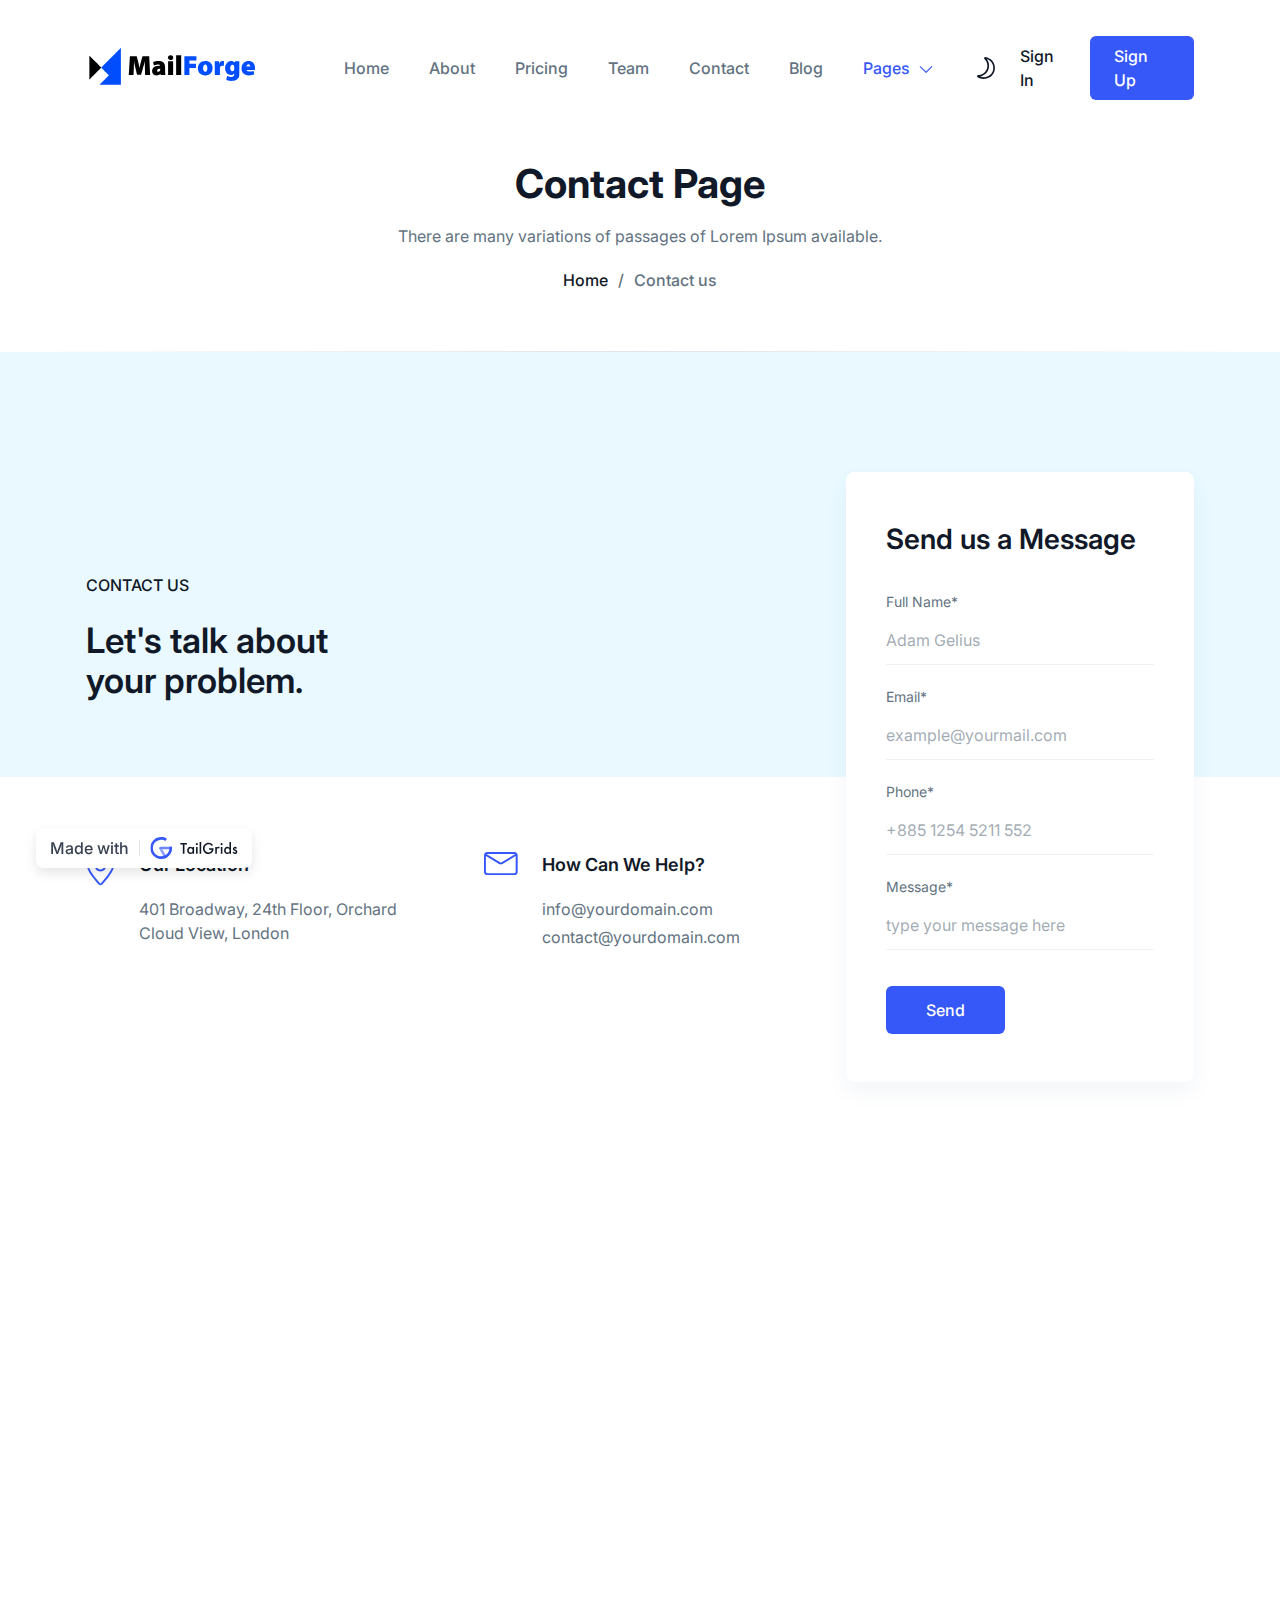
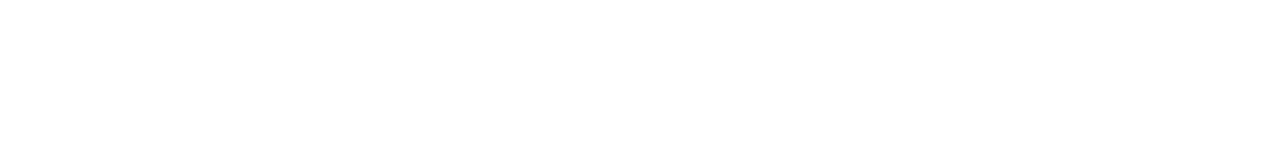
<file: contact.html>
<!doctype html>
<html lang="en">
  <head>
    <meta charset="UTF-8" />
    <meta http-equiv="X-UA-Compatible" content="IE=edge" />
    <meta name="viewport" content="width=device-width, initial-scale=1.0" />
    <title>Contact | Play Tailwind</title>
    <link
      rel="shortcut icon"
      href="assets/images/favicon.png"
      type="image/x-icon"
    />
    <link rel="stylesheet" href="assets/css/animate.css" />
    <link rel="stylesheet" href="./src/css/tailwind.css" />

    <!-- ==== WOW JS ==== -->
    <script src="assets/js/wow.min.js"></script>
    <script>
      new WOW().init();
    </script>
  </head>

  <body>
    <!-- ====== Navbar Section Start -->
    <div
      class="absolute top-0 left-0 z-40 flex items-center w-full bg-transparent ud-header"
    >
      <div class="container mx-auto px-4">
        <div class="relative flex items-center justify-between -mx-4">
          <div class="max-w-full px-4 w-60">
            <a href="index.html" class="block w-full py-5 navbar-logo">
              <img
                src="assets/images/logo/logo.svg"
                alt="logo"
                class="w-full dark:hidden"
              />
              <img
                src="assets/images/logo/logo-white.svg"
                alt="logo"
                class="hidden w-full dark:block"
              />
            </a>
          </div>
          <div class="flex items-center justify-between w-full px-4">
            <div>
              <button
                id="navbarToggler"
                class="absolute right-4 top-1/2 block -translate-y-1/2 rounded-lg px-3 py-[6px] ring-primary focus:ring-2 lg:hidden"
              >
                <span
                  class="relative my-[6px] block h-[2px] w-[30px] bg-dark dark:bg-white"
                ></span>
                <span
                  class="relative my-[6px] block h-[2px] w-[30px] bg-dark dark:bg-white"
                ></span>
                <span
                  class="relative my-[6px] block h-[2px] w-[30px] bg-dark dark:bg-white"
                ></span>
              </button>
              <nav
                id="navbarCollapse"
                class="absolute right-4 top-full hidden w-full max-w-[250px] rounded-lg bg-white dark:bg-dark-2 py-5 shadow-lg lg:static lg:block lg:w-full lg:max-w-full lg:bg-transparent dark:lg:bg-transparent lg:py-0 lg:px-4 lg:shadow-none xl:px-6"
              >
                <ul class="blcok lg:flex 2xl:ml-20">
                  <li class="relative group">
                    <a
                      href="#home"
                      class="flex py-2 mx-8 text-base font-medium ud-menu-scroll text-dark dark:text-white group-hover:text-primary lg:mr-0 lg:inline-flex lg:py-6 lg:px-0 lg:text-body-color dark:lg:text-dark-6"
                    >
                      Home
                    </a>
                  </li>
                  <li class="relative group">
                    <a
                      href="/#about"
                      class="flex py-2 mx-8 text-base font-medium ud-menu-scroll text-dark dark:text-white group-hover:text-primary lg:mr-0 lg:ml-7 lg:inline-flex lg:py-6 lg:px-0 lg:text-body-color dark:lg:text-dark-6 xl:ml-10"
                    >
                      About
                    </a>
                  </li>
                  <li class="relative group">
                    <a
                      href="/#pricing"
                      class="flex py-2 mx-8 text-base font-medium ud-menu-scroll text-dark dark:text-white group-hover:text-primary lg:mr-0 lg:ml-7 lg:inline-flex lg:py-6 lg:px-0 lg:text-body-color dark:lg:text-dark-6 xl:ml-10"
                    >
                      Pricing
                    </a>
                  </li>
                  <li class="relative group">
                    <a
                      href="/#team"
                      class="flex py-2 mx-8 text-base font-medium ud-menu-scroll text-dark dark:text-white group-hover:text-primary lg:mr-0 lg:ml-7 lg:inline-flex lg:py-6 lg:px-0 lg:text-body-color dark:lg:text-dark-6 xl:ml-10"
                    >
                      Team
                    </a>
                  </li>
                  <li class="relative group">
                    <a
                      href="/#contact"
                      class="flex py-2 mx-8 text-base font-medium ud-menu-scroll text-dark dark:text-white group-hover:text-primary lg:mr-0 lg:ml-7 lg:inline-flex lg:py-6 lg:px-0 lg:text-body-color dark:lg:text-dark-6 xl:ml-10"
                    >
                      Contact
                    </a>
                  </li>
                  <li class="relative group">
                    <a
                      href="blog-grids.html"
                      class="flex py-2 mx-8 text-base font-medium ud-menu-scroll text-dark dark:text-white group-hover:text-primary lg:mr-0 lg:ml-7 lg:inline-flex lg:py-6 lg:px-0 lg:text-body-color dark:lg:text-dark-6 xl:ml-10"
                    >
                      Blog
                    </a>
                  </li>
                  <li class="relative submenu-item group">
                    <a
                      href="javascript:void(0)"
                      class="relative flex items-center justify-between py-2 mx-8 text-base font-medium text-primary group-hover:text-primary lg:mr-0 lg:ml-8 lg:inline-flex lg:py-6 lg:pl-0 lg:pr-4 xl:ml-10"
                    >
                      Pages

                      <svg
                        class="ml-2 fill-current"
                        width="16"
                        height="20"
                        viewBox="0 0 16 20"
                        fill="none"
                        xmlns="http://www.w3.org/2000/svg"
                      >
                        <path
                          d="M7.99999 14.9C7.84999 14.9 7.72499 14.85 7.59999 14.75L1.84999 9.10005C1.62499 8.87505 1.62499 8.52505 1.84999 8.30005C2.07499 8.07505 2.42499 8.07505 2.64999 8.30005L7.99999 13.525L13.35 8.25005C13.575 8.02505 13.925 8.02505 14.15 8.25005C14.375 8.47505 14.375 8.82505 14.15 9.05005L8.39999 14.7C8.27499 14.825 8.14999 14.9 7.99999 14.9Z"
                        />
                      </svg>
                    </a>
                    <div
                      class="submenu relative top-full left-0 hidden w-[250px] rounded-xs bg-white dark:bg-dark-2 p-4 transition-[top] duration-300 group-hover:opacity-100 lg:invisible lg:absolute lg:top-[110%] lg:block lg:opacity-0 lg:shadow-lg lg:group-hover:visible lg:group-hover:top-full"
                    >
                      <a
                        href="about.html"
                        class="block rounded-sm py-[10px] px-4 text-sm text-body-color dark:text-dark-6 hover:text-primary dark:hover:text-primary"
                      >
                        About Page
                      </a>
                      <a
                        href="pricing.html"
                        class="block rounded-sm py-[10px] px-4 text-sm text-body-color dark:text-dark-6 hover:text-primary dark:hover:text-primary"
                      >
                        Pricing Page
                      </a>
                      <a
                        href="contact.html"
                        class="block rounded-sm py-[10px] px-4 text-sm text-primary hover:text-primary dark:hover:text-primary"
                      >
                        Contact Page
                      </a>
                      <a
                        href="blog-grids.html"
                        class="block rounded-sm py-[10px] px-4 text-sm text-body-color dark:text-dark-6 hover:text-primary dark:hover:text-primary"
                      >
                        Blog Grid Page
                      </a>
                      <a
                        href="blog-details.html"
                        class="block rounded-sm py-[10px] px-4 text-sm text-body-color dark:text-dark-6 hover:text-primary dark:hover:text-primary"
                      >
                        Blog Details Page
                      </a>
                      <a
                        href="signup.html"
                        class="block rounded-sm py-[10px] px-4 text-sm text-body-color dark:text-dark-6 hover:text-primary dark:hover:text-primary"
                      >
                        Sign Up Page
                      </a>
                      <a
                        href="signin.html"
                        class="block rounded-sm py-[10px] px-4 text-sm text-body-color dark:text-dark-6 hover:text-primary dark:hover:text-primary"
                      >
                        Sign In Page
                      </a>
                      <a
                        href="404.html"
                        class="block rounded-sm py-[10px] px-4 text-sm text-body-color dark:text-dark-6 hover:text-primary dark:hover:text-primary"
                      >
                        404 Page
                      </a>
                    </div>
                  </li>
                </ul>
              </nav>
            </div>
            <div class="flex items-center justify-end pr-16 lg:pr-0">
              <label
                for="themeSwitcher"
                class="inline-flex items-center cursor-pointer"
                aria-label="themeSwitcher"
                name="themeSwitcher"
              >
                <input
                  type="checkbox"
                  name="themeSwitcher"
                  id="themeSwitcher"
                  class="sr-only"
                />
                <span class="block text-dark dark:hidden dark:text-white">
                  <svg
                    class="fill-current"
                    width="24"
                    height="24"
                    viewBox="0 0 24 24"
                    fill="none"
                    xmlns="http://www.w3.org/2000/svg"
                  >
                    <path
                      d="M13.3125 1.50001C12.675 1.31251 12.0375 1.16251 11.3625 1.05001C10.875 0.975006 10.35 1.23751 10.1625 1.68751C9.93751 2.13751 10.05 2.70001 10.425 3.00001C13.0875 5.47501 14.0625 9.11251 12.975 12.525C11.775 16.3125 8.25001 18.975 4.16251 19.0875C3.63751 19.0875 3.22501 19.425 3.07501 19.9125C2.92501 20.4 3.15001 20.925 3.56251 21.1875C4.50001 21.75 5.43751 22.2 6.37501 22.5C7.46251 22.8375 8.58751 22.9875 9.71251 22.9875C11.625 22.9875 13.5 22.5 15.1875 21.5625C17.85 20.1 19.725 17.7375 20.55 14.8875C22.1625 9.26251 18.975 3.37501 13.3125 1.50001ZM18.9375 14.4C18.2625 16.8375 16.6125 18.825 14.4 20.0625C12.075 21.3375 9.41251 21.6 6.90001 20.85C6.63751 20.775 6.33751 20.6625 6.07501 20.55C10.05 19.7625 13.35 16.9125 14.5875 13.0125C15.675 9.56251 15 5.92501 12.7875 3.07501C17.5875 4.68751 20.2875 9.67501 18.9375 14.4Z"
                    />
                  </svg>
                </span>
                <span class="hidden text-dark dark:block dark:text-white">
                  <svg
                    class="fill-current"
                    width="24"
                    height="24"
                    viewBox="0 0 24 24"
                    fill="none"
                    xmlns="http://www.w3.org/2000/svg"
                  >
                    <g clip-path="url(#clip0_2172_3070)">
                      <path
                        d="M12 6.89999C9.18752 6.89999 6.90002 9.18749 6.90002 12C6.90002 14.8125 9.18752 17.1 12 17.1C14.8125 17.1 17.1 14.8125 17.1 12C17.1 9.18749 14.8125 6.89999 12 6.89999ZM12 15.4125C10.125 15.4125 8.58752 13.875 8.58752 12C8.58752 10.125 10.125 8.58749 12 8.58749C13.875 8.58749 15.4125 10.125 15.4125 12C15.4125 13.875 13.875 15.4125 12 15.4125Z"
                      />
                      <path
                        d="M12 4.2375C12.45 4.2375 12.8625 3.8625 12.8625 3.375V1.5C12.8625 1.05 12.4875 0.637497 12 0.637497C11.55 0.637497 11.1375 1.0125 11.1375 1.5V3.4125C11.175 3.8625 11.55 4.2375 12 4.2375Z"
                      />
                      <path
                        d="M12 19.7625C11.55 19.7625 11.1375 20.1375 11.1375 20.625V22.5C11.1375 22.95 11.5125 23.3625 12 23.3625C12.45 23.3625 12.8625 22.9875 12.8625 22.5V20.5875C12.8625 20.1375 12.45 19.7625 12 19.7625Z"
                      />
                      <path
                        d="M18.1125 6.74999C18.3375 6.74999 18.5625 6.67499 18.7125 6.48749L19.9125 5.28749C20.25 4.94999 20.25 4.42499 19.9125 4.08749C19.575 3.74999 19.05 3.74999 18.7125 4.08749L17.5125 5.28749C17.175 5.62499 17.175 6.14999 17.5125 6.48749C17.6625 6.67499 17.8875 6.74999 18.1125 6.74999Z"
                      />
                      <path
                        d="M5.32501 17.5125L4.12501 18.675C3.78751 19.0125 3.78751 19.5375 4.12501 19.875C4.27501 20.025 4.50001 20.1375 4.72501 20.1375C4.95001 20.1375 5.17501 20.0625 5.32501 19.875L6.52501 18.675C6.86251 18.3375 6.86251 17.8125 6.52501 17.475C6.18751 17.175 5.62501 17.175 5.32501 17.5125Z"
                      />
                      <path
                        d="M22.5 11.175H20.5875C20.1375 11.175 19.725 11.55 19.725 12.0375C19.725 12.4875 20.1 12.9 20.5875 12.9H22.5C22.95 12.9 23.3625 12.525 23.3625 12.0375C23.3625 11.55 22.95 11.175 22.5 11.175Z"
                      />
                      <path
                        d="M4.23751 12C4.23751 11.55 3.86251 11.1375 3.37501 11.1375H1.50001C1.05001 11.1375 0.637512 11.5125 0.637512 12C0.637512 12.45 1.01251 12.8625 1.50001 12.8625H3.41251C3.86251 12.8625 4.23751 12.45 4.23751 12Z"
                      />
                      <path
                        d="M18.675 17.5125C18.3375 17.175 17.8125 17.175 17.475 17.5125C17.1375 17.85 17.1375 18.375 17.475 18.7125L18.675 19.9125C18.825 20.0625 19.05 20.175 19.275 20.175C19.5 20.175 19.725 20.1 19.875 19.9125C20.2125 19.575 20.2125 19.05 19.875 18.7125L18.675 17.5125Z"
                      />
                      <path
                        d="M5.32501 4.125C4.98751 3.7875 4.46251 3.7875 4.12501 4.125C3.78751 4.4625 3.78751 4.9875 4.12501 5.325L5.32501 6.525C5.47501 6.675 5.70001 6.7875 5.92501 6.7875C6.15001 6.7875 6.37501 6.7125 6.52501 6.525C6.86251 6.1875 6.86251 5.6625 6.52501 5.325L5.32501 4.125Z"
                      />
                    </g>
                    <defs>
                      <clipPath id="clip0_2172_3070">
                        <rect width="24" height="24" fill="white" />
                      </clipPath>
                    </defs>
                  </svg>
                </span>
              </label>
              <div class="hidden sm:flex">
                <a
                  href="signin.html"
                  class="loginBtn py-2 px-[22px] text-base font-medium text-dark dark:text-white hover:opacity-70"
                >
                  Sign In
                </a>
                <a
                  href="signup.html"
                  class="px-6 py-2 text-base font-medium text-white duration-300 ease-in-out rounded-md signUpBtn bg-primary hover:bg-blue-dark"
                >
                  Sign Up
                </a>
              </div>
            </div>
          </div>
        </div>
      </div>
    </div>
    <!-- ====== Navbar Section End -->

    <!-- ====== Banner Section Start -->
    <div
      class="relative z-10 overflow-hidden pt-[120px] pb-[60px] md:pt-[130px] lg:pt-[160px] dark:bg-dark"
    >
      <div
        class="absolute bottom-0 left-0 w-full h-px bg-linear-to-r from-stroke/0 via-stroke dark:via-dark-3 to-stroke/0"
      ></div>
      <div class="container mx-auto px-4">
        <div class="flex flex-wrap items-center -mx-4">
          <div class="w-full px-4">
            <div class="text-center">
              <h1
                class="mb-4 text-3xl font-bold text-dark dark:text-white sm:text-4xl md:text-[40px] md:leading-[1.2]"
              >
                Contact Page
              </h1>
              <p class="mb-5 text-base text-body-color dark:text-dark-6">
                There are many variations of passages of Lorem Ipsum available.
              </p>

              <ul class="flex items-center justify-center gap-[10px]">
                <li>
                  <a
                    href="index.html"
                    class="flex items-center gap-[10px] text-base font-medium text-dark dark:text-white"
                  >
                    Home
                  </a>
                </li>
                <li>
                  <a
                    href="javascript:void(0)"
                    class="flex items-center gap-[10px] text-base font-medium text-body-color"
                  >
                    <span class="text-body-color dark:text-dark-6"> / </span>
                    Contact us
                  </a>
                </li>
              </ul>
            </div>
          </div>
        </div>
      </div>
    </div>
    <!-- ====== Banner Section End -->

    <!-- ====== Contact Start ====== -->
    <section id="contact" class="relative py-20 md:py-[120px]">
      <div class="absolute top-0 left-0 w-full h-full -z-1 dark:bg-dark"></div>
      <div
        class="absolute top-0 left-0 -z-1 h-1/2 w-full bg-[#E9F9FF] dark:bg-dark-700 lg:h-[45%] xl:h-1/2"
      ></div>
      <div class="container px-4 mx-auto">
        <div class="flex flex-wrap items-center -mx-4">
          <div class="w-full px-4 lg:w-7/12 xl:w-8/12">
            <div class="ud-contact-content-wrapper">
              <div class="ud-contact-title mb-12 lg:mb-[150px]">
                <span
                  class="block mb-6 text-base font-medium text-dark dark:text-white"
                >
                  CONTACT US
                </span>
                <h2
                  class="max-w-[260px] text-[35px] leading-[1.14] font-semibold text-dark dark:text-white"
                >
                  Let's talk about your problem.
                </h2>
              </div>
              <div class="flex flex-wrap justify-between mb-12 lg:mb-0">
                <div class="mb-8 flex w-[330px] max-w-full">
                  <div class="mr-6 text-[32px] text-primary">
                    <svg
                      width="29"
                      height="35"
                      viewBox="0 0 29 35"
                      class="fill-current"
                    >
                      <path
                        d="M14.5 0.710938C6.89844 0.710938 0.664062 6.72656 0.664062 14.0547C0.664062 19.9062 9.03125 29.5859 12.6406 33.5234C13.1328 34.0703 13.7891 34.3437 14.5 34.3437C15.2109 34.3437 15.8672 34.0703 16.3594 33.5234C19.9688 29.6406 28.3359 19.9062 28.3359 14.0547C28.3359 6.67188 22.1016 0.710938 14.5 0.710938ZM14.9375 32.2109C14.6641 32.4844 14.2812 32.4844 14.0625 32.2109C11.3828 29.3125 2.57812 19.3594 2.57812 14.0547C2.57812 7.71094 7.9375 2.625 14.5 2.625C21.0625 2.625 26.4219 7.76562 26.4219 14.0547C26.4219 19.3594 17.6172 29.2578 14.9375 32.2109Z"
                      />
                      <path
                        d="M14.5 8.58594C11.2734 8.58594 8.59375 11.2109 8.59375 14.4922C8.59375 17.7188 11.2187 20.3984 14.5 20.3984C17.7812 20.3984 20.4062 17.7734 20.4062 14.4922C20.4062 11.2109 17.7266 8.58594 14.5 8.58594ZM14.5 18.4297C12.3125 18.4297 10.5078 16.625 10.5078 14.4375C10.5078 12.25 12.3125 10.4453 14.5 10.4453C16.6875 10.4453 18.4922 12.25 18.4922 14.4375C18.4922 16.625 16.6875 18.4297 14.5 18.4297Z"
                      />
                    </svg>
                  </div>
                  <div>
                    <h5
                      class="mb-[18px] text-lg font-semibold text-dark dark:text-white"
                    >
                      Our Location
                    </h5>
                    <p class="text-base text-body-color dark:text-dark-6">
                      401 Broadway, 24th Floor, Orchard Cloud View, London
                    </p>
                  </div>
                </div>
                <div class="mb-8 flex w-[330px] max-w-full">
                  <div class="mr-6 text-[32px] text-primary">
                    <svg
                      width="34"
                      height="25"
                      viewBox="0 0 34 25"
                      class="fill-current"
                    >
                      <path
                        d="M30.5156 0.960938H3.17188C1.42188 0.960938 0 2.38281 0 4.13281V20.9219C0 22.6719 1.42188 24.0938 3.17188 24.0938H30.5156C32.2656 24.0938 33.6875 22.6719 33.6875 20.9219V4.13281C33.6875 2.38281 32.2656 0.960938 30.5156 0.960938ZM30.5156 2.875C30.7891 2.875 31.0078 2.92969 31.2266 3.09375L17.6094 11.3516C17.1172 11.625 16.5703 11.625 16.0781 11.3516L2.46094 3.09375C2.67969 2.98438 2.89844 2.875 3.17188 2.875H30.5156ZM30.5156 22.125H3.17188C2.51562 22.125 1.91406 21.5781 1.91406 20.8672V5.00781L15.0391 12.9922C15.5859 13.3203 16.1875 13.4844 16.7891 13.4844C17.3906 13.4844 17.9922 13.3203 18.5391 12.9922L31.6641 5.00781V20.8672C31.7734 21.5781 31.1719 22.125 30.5156 22.125Z"
                      />
                    </svg>
                  </div>
                  <div>
                    <h5
                      class="mb-[18px] text-lg font-semibold text-dark dark:text-white"
                    >
                      How Can We Help?
                    </h5>
                    <p class="text-base text-body-color dark:text-dark-6">
                      info@yourdomain.com
                    </p>
                    <p class="mt-1 text-base text-body-color dark:text-dark-6">
                      contact@yourdomain.com
                    </p>
                  </div>
                </div>
              </div>
            </div>
          </div>
          <div class="w-full px-4 lg:w-5/12 xl:w-4/12">
            <div
              class="wow fadeInUp rounded-lg bg-white dark:bg-dark-2 py-10 px-8 shadow-testimonial dark:shadow-none sm:py-12 sm:px-10 md:p-[60px] lg:p-10 lg:py-12 lg:px-10 2xl:p-[60px]"
              data-wow-delay=".2s
                "
            >
              <h3
                class="mb-8 text-2xl font-semibold md:text-[28px] md:leading-[1.42] text-dark dark:text-white"
              >
                Send us a Message
              </h3>
              <form>
                <div class="mb-[22px]">
                  <label
                    for="fullName"
                    class="block mb-4 text-sm text-body-color dark:text-dark-6"
                    >Full Name*</label
                  >
                  <input
                    type="text"
                    name="fullName"
                    placeholder="Adam Gelius"
                    class="bg-transparent w-full text-body-color dark:text-dark-6 placeholder:text-body-color/60 border-0 border-b border-[#f1f1f1] dark:border-dark-3 pb-3 focus:border-primary focus:outline-hidden"
                  />
                </div>
                <div class="mb-[22px]">
                  <label
                    for="email"
                    class="block mb-4 text-sm text-body-color dark:text-dark-6"
                    >Email*</label
                  >
                  <input
                    type="email"
                    name="email"
                    placeholder="example@yourmail.com"
                    class="bg-transparent w-full text-body-color dark:text-dark-6 placeholder:text-body-color/60 border-0 border-b border-[#f1f1f1] dark:border-dark-3 pb-3 focus:border-primary focus:outline-hidden"
                  />
                </div>
                <div class="mb-[22px]">
                  <label
                    for="phone"
                    class="block mb-4 text-sm text-body-color dark:text-dark-6"
                    >Phone*</label
                  >
                  <input
                    type="text"
                    name="phone"
                    placeholder="+885 1254 5211 552"
                    class="bg-transparent w-full text-body-color dark:text-dark-6 placeholder:text-body-color/60 border-0 border-b border-[#f1f1f1] dark:border-dark-3 pb-3 focus:border-primary focus:outline-hidden"
                  />
                </div>
                <div class="mb-[30px]">
                  <label
                    for="message"
                    class="block mb-4 text-sm text-body-color dark:text-dark-6"
                    >Message*</label
                  >
                  <textarea
                    name="message"
                    rows="1"
                    placeholder="type your message here"
                    class="bg-transparent w-full text-body-color dark:text-dark-6 placeholder:text-body-color/60 resize-none border-0 border-b border-[#f1f1f1] dark:border-dark-3 pb-3 focus:border-primary focus:outline-hidden"
                  ></textarea>
                </div>
                <div class="mb-0">
                  <button
                    type="submit"
                    class="inline-flex items-center justify-center px-10 py-3 text-base font-medium text-white transition duration-300 ease-in-out rounded-md bg-primary hover:bg-blue-dark"
                  >
                    Send
                  </button>
                </div>
              </form>
            </div>
          </div>
        </div>
      </div>
    </section>
    <!-- ====== Contact End ====== -->

    <!-- ====== Footer Section Start -->
    <footer
      class="wow fadeInUp relative z-10 bg-[#090E34] pt-20 lg:pt-[100px]"
      data-wow-delay=".15s"
    >
      <div class="container mx-auto px-4">
        <div class="flex flex-wrap -mx-4">
          <div class="w-full px-4 sm:w-1/2 md:w-1/2 lg:w-4/12 xl:w-3/12">
            <div class="w-full mb-10">
              <a
                href="javascript:void(0)"
                class="mb-6 inline-block max-w-[160px]"
              >
                <img
                  src="assets/images/logo/logo-white.svg"
                  alt="logo"
                  class="max-w-full"
                />
              </a>
              <p class="mb-8 max-w-[270px] text-base text-gray-7">
                We create digital experiences for brands and companies by using
                technology.
              </p>
              <div class="flex items-center -mx-3">
                <a
                  href="javascript:void(0)"
                  class="px-3 text-gray-7 hover:text-white"
                >
                  <svg
                    width="22"
                    height="22"
                    viewBox="0 0 22 22"
                    fill="none"
                    xmlns="http://www.w3.org/2000/svg"
                    class="fill-current"
                  >
                    <path
                      d="M16.294 8.86875H14.369H13.6815V8.18125V6.05V5.3625H14.369H15.8128C16.1909 5.3625 16.5003 5.0875 16.5003 4.675V1.03125C16.5003 0.653125 16.2253 0.34375 15.8128 0.34375H13.3034C10.5878 0.34375 8.69714 2.26875 8.69714 5.12187V8.1125V8.8H8.00964H5.67214C5.19089 8.8 4.74402 9.17812 4.74402 9.72812V12.2031C4.74402 12.6844 5.12214 13.1313 5.67214 13.1313H7.94089H8.62839V13.8188V20.7281C8.62839 21.2094 9.00652 21.6562 9.55652 21.6562H12.7878C12.994 21.6562 13.1659 21.5531 13.3034 21.4156C13.4409 21.2781 13.544 21.0375 13.544 20.8312V13.8531V13.1656H14.2659H15.8128C16.2596 13.1656 16.6034 12.8906 16.6721 12.4781V12.4438V12.4094L17.1534 10.0375C17.1878 9.79688 17.1534 9.52187 16.9471 9.24687C16.8784 9.075 16.569 8.90312 16.294 8.86875Z"
                    />
                  </svg>
                </a>
                <a
                  href="javascript:void(0)"
                  class="px-3 text-gray-7 hover:text-white"
                >
                  <svg
                    width="22"
                    height="22"
                    viewBox="0 0 22 22"
                    fill="none"
                    xmlns="http://www.w3.org/2000/svg"
                    class="fill-current"
                  >
                    <path
                      d="M20.1236 5.91236C20.2461 5.76952 20.0863 5.58286 19.905 5.64972C19.5004 5.79896 19.1306 5.8974 18.5837 5.95817C19.2564 5.58362 19.5693 5.04828 19.8237 4.39259C19.885 4.23443 19.7 4.09092 19.5406 4.16647C18.8931 4.47345 18.1945 4.70121 17.4599 4.83578C16.7338 4.11617 15.6988 3.6665 14.5539 3.6665C12.3554 3.6665 10.5725 5.32454 10.5725 7.36908C10.5725 7.65933 10.6081 7.94206 10.6752 8.21276C7.51486 8.06551 4.6968 6.71359 2.73896 4.64056C2.60477 4.49848 2.36128 4.51734 2.27772 4.69063C2.05482 5.15296 1.93056 5.66584 1.93056 6.20582C1.93056 7.49014 2.6332 8.62331 3.70132 9.28732C3.22241 9.27293 2.76441 9.17961 2.34234 9.02125C2.13684 8.94416 1.90127 9.07964 1.92888 9.28686C2.14084 10.8781 3.42915 12.1909 5.09205 12.5011C4.75811 12.586 4.40639 12.6311 4.04253 12.6311C3.95431 12.6311 3.86685 12.6284 3.78019 12.6231C3.55967 12.6094 3.38044 12.8067 3.47499 12.9954C4.09879 14.2404 5.44575 15.1096 7.0132 15.1367C5.65077 16.13 3.93418 16.7218 2.06882 16.7218C1.83882 16.7218 1.74015 17.0175 1.9442 17.1178C3.52016 17.8924 5.31487 18.3332 7.22182 18.3332C14.545 18.3332 18.549 12.6914 18.549 7.79843C18.549 7.63827 18.545 7.47811 18.5377 7.31945C19.1321 6.92012 19.6664 6.44528 20.1236 5.91236Z"
                    />
                  </svg>
                </a>
                <a
                  href="javascript:void(0)"
                  class="px-3 text-gray-7 hover:text-white"
                >
                  <svg
                    width="22"
                    height="22"
                    viewBox="0 0 22 22"
                    fill="none"
                    xmlns="http://www.w3.org/2000/svg"
                    class="fill-current"
                  >
                    <path
                      d="M11.0297 14.4305C12.9241 14.4305 14.4598 12.8948 14.4598 11.0004C14.4598 9.10602 12.9241 7.57031 11.0297 7.57031C9.13529 7.57031 7.59958 9.10602 7.59958 11.0004C7.59958 12.8948 9.13529 14.4305 11.0297 14.4305Z"
                    />
                    <path
                      d="M14.7554 1.8335H7.24463C4.25807 1.8335 1.83334 4.25823 1.83334 7.24479V14.6964C1.83334 17.7421 4.25807 20.1668 7.24463 20.1668H14.6962C17.7419 20.1668 20.1667 17.7421 20.1667 14.7555V7.24479C20.1667 4.25823 17.7419 1.8335 14.7554 1.8335ZM11.0296 15.4948C8.51614 15.4948 6.53496 13.4545 6.53496 11.0002C6.53496 8.54586 8.54571 6.50554 11.0296 6.50554C13.4839 6.50554 15.4946 8.54586 15.4946 11.0002C15.4946 13.4545 13.5134 15.4948 11.0296 15.4948ZM17.2393 6.91952C16.9436 7.24479 16.5 7.42221 15.9973 7.42221C15.5538 7.42221 15.1102 7.24479 14.7554 6.91952C14.4301 6.59425 14.2527 6.18027 14.2527 5.67758C14.2527 5.17489 14.4301 4.79049 14.7554 4.43565C15.0807 4.08081 15.4946 3.90339 15.9973 3.90339C16.4409 3.90339 16.914 4.08081 17.2393 4.40608C17.535 4.79049 17.7419 5.23403 17.7419 5.70715C17.7124 6.18027 17.535 6.59425 17.2393 6.91952Z"
                    />
                    <path
                      d="M16.0276 4.96777C15.6432 4.96777 15.318 5.29304 15.318 5.67745C15.318 6.06186 15.6432 6.38713 16.0276 6.38713C16.412 6.38713 16.7373 6.06186 16.7373 5.67745C16.7373 5.29304 16.4416 4.96777 16.0276 4.96777Z"
                    />
                  </svg>
                </a>
                <a
                  href="javascript:void(0)"
                  class="px-3 text-gray-7 hover:text-white"
                >
                  <svg
                    width="22"
                    height="22"
                    viewBox="0 0 22 22"
                    fill="none"
                    xmlns="http://www.w3.org/2000/svg"
                    class="fill-current"
                  >
                    <path
                      d="M18.8065 1.8335H3.16399C2.42474 1.8335 1.83334 2.42489 1.83334 3.16414V18.8362C1.83334 19.5459 2.42474 20.1668 3.16399 20.1668H18.7473C19.4866 20.1668 20.078 19.5754 20.078 18.8362V3.13457C20.1371 2.42489 19.5457 1.8335 18.8065 1.8335ZM7.24464 17.4168H4.55379V8.69371H7.24464V17.4168ZM5.88443 7.48135C4.99733 7.48135 4.31721 6.77167 4.31721 5.91414C4.31721 5.05661 5.0269 4.34694 5.88443 4.34694C6.74196 4.34694 7.45163 5.05661 7.45163 5.91414C7.45163 6.77167 6.8011 7.48135 5.88443 7.48135ZM17.4463 17.4168H14.7554V13.1883C14.7554 12.183 14.7258 10.8523 13.336 10.8523C11.9167 10.8523 11.7097 11.976 11.7097 13.0996V17.4168H9.01884V8.69371H11.6506V9.90608H11.6801C12.0645 9.1964 12.9221 8.48672 14.2527 8.48672C17.0027 8.48672 17.5054 10.2609 17.5054 12.6856V17.4168H17.4463Z"
                    />
                  </svg>
                </a>
              </div>
            </div>
          </div>
          <div class="w-full px-4 sm:w-1/2 md:w-1/2 lg:w-2/12 xl:w-2/12">
            <div class="w-full mb-10">
              <h4 class="text-lg font-semibold text-white mb-9">About Us</h4>
              <ul>
                <li>
                  <a
                    href="javascript:void(0)"
                    class="inline-block mb-3 text-base text-gray-7 hover:text-primary"
                  >
                    Home
                  </a>
                </li>
                <li>
                  <a
                    href="javascript:void(0)"
                    class="inline-block mb-3 text-base text-gray-7 hover:text-primary"
                  >
                    Features
                  </a>
                </li>
                <li>
                  <a
                    href="javascript:void(0)"
                    class="inline-block mb-3 text-base text-gray-7 hover:text-primary"
                  >
                    About
                  </a>
                </li>
                <li>
                  <a
                    href="javascript:void(0)"
                    class="inline-block mb-3 text-base text-gray-7 hover:text-primary"
                  >
                    Testimonial
                  </a>
                </li>
              </ul>
            </div>
          </div>
          <div class="w-full px-4 sm:w-1/2 md:w-1/2 lg:w-3/12 xl:w-2/12">
            <div class="w-full mb-10">
              <h4 class="text-lg font-semibold text-white mb-9">Features</h4>
              <ul>
                <li>
                  <a
                    href="javascript:void(0)"
                    class="inline-block mb-3 text-base text-gray-7 hover:text-primary"
                  >
                    How it works
                  </a>
                </li>
                <li>
                  <a
                    href="javascript:void(0)"
                    class="inline-block mb-3 text-base text-gray-7 hover:text-primary"
                  >
                    Privacy policy
                  </a>
                </li>
                <li>
                  <a
                    href="javascript:void(0)"
                    class="inline-block mb-3 text-base text-gray-7 hover:text-primary"
                  >
                    Terms of Service
                  </a>
                </li>
                <li>
                  <a
                    href="javascript:void(0)"
                    class="inline-block mb-3 text-base text-gray-7 hover:text-primary"
                  >
                    Refund policy
                  </a>
                </li>
              </ul>
            </div>
          </div>
          <div class="w-full px-4 sm:w-1/2 md:w-1/2 lg:w-3/12 xl:w-2/12">
            <div class="w-full mb-10">
              <h4 class="text-lg font-semibold text-white mb-9">
                Our Products
              </h4>
              <ul>
                <li>
                  <a
                    href="javascript:void(0)"
                    class="inline-block mb-3 text-base text-gray-7 hover:text-primary"
                  >
                    LineIcons
                  </a>
                </li>
                <li>
                  <a
                    href="javascript:void(0)"
                    class="inline-block mb-3 text-base text-gray-7 hover:text-primary"
                  >
                    Ecommerce HTML
                  </a>
                </li>
                <li>
                  <a
                    href="javascript:void(0)"
                    class="inline-block mb-3 text-base text-gray-7 hover:text-primary"
                  >
                    TailAdmin
                  </a>
                </li>
                <li>
                  <a
                    href="javascript:void(0)"
                    class="inline-block mb-3 text-base text-gray-7 hover:text-primary"
                  >
                    PlainAdmin
                  </a>
                </li>
              </ul>
            </div>
          </div>
          <div class="w-full px-4 md:w-2/3 lg:w-6/12 xl:w-3/12">
            <div class="w-full mb-10">
              <h4 class="text-lg font-semibold text-white mb-9">Latest blog</h4>
              <div class="flex flex-col gap-8">
                <a
                  href="blog-details.html"
                  class="group flex items-center gap-[22px]"
                >
                  <div class="overflow-hidden rounded-sm">
                    <img
                      src="./assets/images/blog/blog-footer-01.jpg"
                      alt="blog"
                    />
                  </div>
                  <span
                    class="max-w-[180px] text-gray-7 text-base group-hover:text-white"
                  >
                    I think really important to design with...
                  </span>
                </a>
                <a
                  href="blog-details.html"
                  class="group flex items-center gap-[22px]"
                >
                  <div class="overflow-hidden rounded-sm">
                    <img
                      src="./assets/images/blog/blog-footer-02.jpg"
                      alt="blog"
                    />
                  </div>
                  <span
                    class="max-w-[180px] text-gray-7 text-base group-hover:text-white"
                  >
                    Recognizing the need is the primary...
                  </span>
                </a>
              </div>
            </div>
          </div>
        </div>
      </div>

      <div class="mt-12 border-t border-[#8890A4]/40 py-8 lg:mt-[60px]">
        <div class="container mx-auto px-4">
          <div class="flex flex-wrap -mx-4">
            <div class="w-full px-4 md:w-2/3 lg:w-1/2">
              <div class="my-1">
                <div
                  class="flex items-center justify-center -mx-3 md:justify-start"
                >
                  <a
                    href="javascript:void(0)"
                    class="px-3 text-base text-gray-7 hover:text-white hover:underline"
                  >
                    Privacy policy
                  </a>
                  <a
                    href="javascript:void(0)"
                    class="px-3 text-base text-gray-7 hover:text-white hover:underline"
                  >
                    Legal notice
                  </a>
                  <a
                    href="javascript:void(0)"
                    class="px-3 text-base text-gray-7 hover:text-white hover:underline"
                  >
                    Terms of service
                  </a>
                </div>
              </div>
            </div>
            <div class="w-full px-4 md:w-1/3 lg:w-1/2">
              <div class="flex justify-center my-1 md:justify-end">
                <p class="text-base text-gray-7">
                  Designed and Developed by
                  <a
                    href="https://tailgrids.com"
                    rel="nofollow noopner"
                    target="_blank"
                    class="text-gray-1 hover:underline"
                  >
                    TailGrids and UIdeck
                  </a>
                </p>
              </div>
            </div>
          </div>
        </div>
      </div>

      <div>
        <span class="absolute left-0 top-0 z-[-1]">
          <img src="assets/images/footer/shape-1.svg" alt="" />
        </span>

        <span class="absolute bottom-0 right-0 z-[-1]">
          <img src="assets/images/footer/shape-3.svg" alt="" />
        </span>

        <span class="absolute top-0 right-0 z-[-1]">
          <svg
            width="102"
            height="102"
            viewBox="0 0 102 102"
            fill="none"
            xmlns="http://www.w3.org/2000/svg"
          >
            <path
              d="M1.8667 33.1956C2.89765 33.1956 3.7334 34.0318 3.7334 35.0633C3.7334 36.0947 2.89765 36.9309 1.8667 36.9309C0.835744 36.9309 4.50645e-08 36.0947 0 35.0633C-4.50645e-08 34.0318 0.835744 33.1956 1.8667 33.1956Z"
              fill="white"
              fill-opacity="0.08"
            ></path>
            <path
              d="M18.2939 33.1956C19.3249 33.1956 20.1606 34.0318 20.1606 35.0633C20.1606 36.0947 19.3249 36.9309 18.2939 36.9309C17.263 36.9309 16.4272 36.0947 16.4272 35.0633C16.4272 34.0318 17.263 33.1956 18.2939 33.1956Z"
              fill="white"
              fill-opacity="0.08"
            ></path>
            <path
              d="M34.7209 33.195C35.7519 33.195 36.5876 34.0311 36.5876 35.0626C36.5876 36.0941 35.7519 36.9303 34.7209 36.9303C33.69 36.9303 32.8542 36.0941 32.8542 35.0626C32.8542 34.0311 33.69 33.195 34.7209 33.195Z"
              fill="white"
              fill-opacity="0.08"
            ></path>
            <path
              d="M50.9341 33.195C51.965 33.195 52.8008 34.0311 52.8008 35.0626C52.8008 36.0941 51.965 36.9303 50.9341 36.9303C49.9031 36.9303 49.0674 36.0941 49.0674 35.0626C49.0674 34.0311 49.9031 33.195 50.9341 33.195Z"
              fill="white"
              fill-opacity="0.08"
            ></path>
            <path
              d="M1.8667 16.7605C2.89765 16.7605 3.7334 17.5966 3.7334 18.6281C3.7334 19.6596 2.89765 20.4957 1.8667 20.4957C0.835744 20.4957 4.50645e-08 19.6596 0 18.6281C-4.50645e-08 17.5966 0.835744 16.7605 1.8667 16.7605Z"
              fill="white"
              fill-opacity="0.08"
            ></path>
            <path
              d="M18.2939 16.7605C19.3249 16.7605 20.1606 17.5966 20.1606 18.6281C20.1606 19.6596 19.3249 20.4957 18.2939 20.4957C17.263 20.4957 16.4272 19.6596 16.4272 18.6281C16.4272 17.5966 17.263 16.7605 18.2939 16.7605Z"
              fill="white"
              fill-opacity="0.08"
            ></path>
            <path
              d="M34.7209 16.7605C35.7519 16.7605 36.5876 17.5966 36.5876 18.6281C36.5876 19.6596 35.7519 20.4957 34.7209 20.4957C33.69 20.4957 32.8542 19.6596 32.8542 18.6281C32.8542 17.5966 33.69 16.7605 34.7209 16.7605Z"
              fill="white"
              fill-opacity="0.08"
            ></path>
            <path
              d="M50.9341 16.7605C51.965 16.7605 52.8008 17.5966 52.8008 18.6281C52.8008 19.6596 51.965 20.4957 50.9341 20.4957C49.9031 20.4957 49.0674 19.6596 49.0674 18.6281C49.0674 17.5966 49.9031 16.7605 50.9341 16.7605Z"
              fill="white"
              fill-opacity="0.08"
            ></path>
            <path
              d="M1.8667 0.324951C2.89765 0.324951 3.7334 1.16115 3.7334 2.19261C3.7334 3.22408 2.89765 4.06024 1.8667 4.06024C0.835744 4.06024 4.50645e-08 3.22408 0 2.19261C-4.50645e-08 1.16115 0.835744 0.324951 1.8667 0.324951Z"
              fill="white"
              fill-opacity="0.08"
            ></path>
            <path
              d="M18.2939 0.324951C19.3249 0.324951 20.1606 1.16115 20.1606 2.19261C20.1606 3.22408 19.3249 4.06024 18.2939 4.06024C17.263 4.06024 16.4272 3.22408 16.4272 2.19261C16.4272 1.16115 17.263 0.324951 18.2939 0.324951Z"
              fill="white"
              fill-opacity="0.08"
            ></path>
            <path
              d="M34.7209 0.325302C35.7519 0.325302 36.5876 1.16147 36.5876 2.19293C36.5876 3.2244 35.7519 4.06056 34.7209 4.06056C33.69 4.06056 32.8542 3.2244 32.8542 2.19293C32.8542 1.16147 33.69 0.325302 34.7209 0.325302Z"
              fill="white"
              fill-opacity="0.08"
            ></path>
            <path
              d="M50.9341 0.325302C51.965 0.325302 52.8008 1.16147 52.8008 2.19293C52.8008 3.2244 51.965 4.06056 50.9341 4.06056C49.9031 4.06056 49.0674 3.2244 49.0674 2.19293C49.0674 1.16147 49.9031 0.325302 50.9341 0.325302Z"
              fill="white"
              fill-opacity="0.08"
            ></path>
            <path
              d="M66.9037 33.1956C67.9346 33.1956 68.7704 34.0318 68.7704 35.0633C68.7704 36.0947 67.9346 36.9309 66.9037 36.9309C65.8727 36.9309 65.037 36.0947 65.037 35.0633C65.037 34.0318 65.8727 33.1956 66.9037 33.1956Z"
              fill="white"
              fill-opacity="0.08"
            ></path>
            <path
              d="M83.3307 33.1956C84.3616 33.1956 85.1974 34.0318 85.1974 35.0633C85.1974 36.0947 84.3616 36.9309 83.3307 36.9309C82.2997 36.9309 81.464 36.0947 81.464 35.0633C81.464 34.0318 82.2997 33.1956 83.3307 33.1956Z"
              fill="white"
              fill-opacity="0.08"
            ></path>
            <path
              d="M99.7576 33.1956C100.789 33.1956 101.624 34.0318 101.624 35.0633C101.624 36.0947 100.789 36.9309 99.7576 36.9309C98.7266 36.9309 97.8909 36.0947 97.8909 35.0633C97.8909 34.0318 98.7266 33.1956 99.7576 33.1956Z"
              fill="white"
              fill-opacity="0.08"
            ></path>
            <path
              d="M66.9037 16.7605C67.9346 16.7605 68.7704 17.5966 68.7704 18.6281C68.7704 19.6596 67.9346 20.4957 66.9037 20.4957C65.8727 20.4957 65.037 19.6596 65.037 18.6281C65.037 17.5966 65.8727 16.7605 66.9037 16.7605Z"
              fill="white"
              fill-opacity="0.08"
            ></path>
            <path
              d="M83.3307 16.7605C84.3616 16.7605 85.1974 17.5966 85.1974 18.6281C85.1974 19.6596 84.3616 20.4957 83.3307 20.4957C82.2997 20.4957 81.464 19.6596 81.464 18.6281C81.464 17.5966 82.2997 16.7605 83.3307 16.7605Z"
              fill="white"
              fill-opacity="0.08"
            ></path>
            <path
              d="M99.7576 16.7605C100.789 16.7605 101.624 17.5966 101.624 18.6281C101.624 19.6596 100.789 20.4957 99.7576 20.4957C98.7266 20.4957 97.8909 19.6596 97.8909 18.6281C97.8909 17.5966 98.7266 16.7605 99.7576 16.7605Z"
              fill="white"
              fill-opacity="0.08"
            ></path>
            <path
              d="M66.9037 0.324966C67.9346 0.324966 68.7704 1.16115 68.7704 2.19261C68.7704 3.22408 67.9346 4.06024 66.9037 4.06024C65.8727 4.06024 65.037 3.22408 65.037 2.19261C65.037 1.16115 65.8727 0.324966 66.9037 0.324966Z"
              fill="white"
              fill-opacity="0.08"
            ></path>
            <path
              d="M83.3307 0.324951C84.3616 0.324951 85.1974 1.16115 85.1974 2.19261C85.1974 3.22408 84.3616 4.06024 83.3307 4.06024C82.2997 4.06024 81.464 3.22408 81.464 2.19261C81.464 1.16115 82.2997 0.324951 83.3307 0.324951Z"
              fill="white"
              fill-opacity="0.08"
            ></path>
            <path
              d="M99.7576 0.324951C100.789 0.324951 101.624 1.16115 101.624 2.19261C101.624 3.22408 100.789 4.06024 99.7576 4.06024C98.7266 4.06024 97.8909 3.22408 97.8909 2.19261C97.8909 1.16115 98.7266 0.324951 99.7576 0.324951Z"
              fill="white"
              fill-opacity="0.08"
            ></path>
            <path
              d="M1.8667 82.2029C2.89765 82.2029 3.7334 83.039 3.7334 84.0705C3.7334 85.102 2.89765 85.9382 1.8667 85.9382C0.835744 85.9382 4.50645e-08 85.102 0 84.0705C-4.50645e-08 83.039 0.835744 82.2029 1.8667 82.2029Z"
              fill="white"
              fill-opacity="0.08"
            ></path>
            <path
              d="M18.2939 82.2029C19.3249 82.2029 20.1606 83.039 20.1606 84.0705C20.1606 85.102 19.3249 85.9382 18.2939 85.9382C17.263 85.9382 16.4272 85.102 16.4272 84.0705C16.4272 83.039 17.263 82.2029 18.2939 82.2029Z"
              fill="white"
              fill-opacity="0.08"
            ></path>
            <path
              d="M34.7209 82.2026C35.7519 82.2026 36.5876 83.0387 36.5876 84.0702C36.5876 85.1017 35.7519 85.9378 34.7209 85.9378C33.69 85.9378 32.8542 85.1017 32.8542 84.0702C32.8542 83.0387 33.69 82.2026 34.7209 82.2026Z"
              fill="white"
              fill-opacity="0.08"
            ></path>
            <path
              d="M50.9341 82.2026C51.965 82.2026 52.8008 83.0387 52.8008 84.0702C52.8008 85.1017 51.965 85.9378 50.9341 85.9378C49.9031 85.9378 49.0674 85.1017 49.0674 84.0702C49.0674 83.0387 49.9031 82.2026 50.9341 82.2026Z"
              fill="white"
              fill-opacity="0.08"
            ></path>
            <path
              d="M1.8667 65.7677C2.89765 65.7677 3.7334 66.6039 3.7334 67.6353C3.7334 68.6668 2.89765 69.503 1.8667 69.503C0.835744 69.503 4.50645e-08 68.6668 0 67.6353C-4.50645e-08 66.6039 0.835744 65.7677 1.8667 65.7677Z"
              fill="white"
              fill-opacity="0.08"
            ></path>
            <path
              d="M18.2939 65.7677C19.3249 65.7677 20.1606 66.6039 20.1606 67.6353C20.1606 68.6668 19.3249 69.503 18.2939 69.503C17.263 69.503 16.4272 68.6668 16.4272 67.6353C16.4272 66.6039 17.263 65.7677 18.2939 65.7677Z"
              fill="white"
              fill-opacity="0.08"
            ></path>
            <path
              d="M34.7209 65.7674C35.7519 65.7674 36.5876 66.6036 36.5876 67.635C36.5876 68.6665 35.7519 69.5027 34.7209 69.5027C33.69 69.5027 32.8542 68.6665 32.8542 67.635C32.8542 66.6036 33.69 65.7674 34.7209 65.7674Z"
              fill="white"
              fill-opacity="0.08"
            ></path>
            <path
              d="M50.9341 65.7674C51.965 65.7674 52.8008 66.6036 52.8008 67.635C52.8008 68.6665 51.965 69.5027 50.9341 69.5027C49.9031 69.5027 49.0674 68.6665 49.0674 67.635C49.0674 66.6036 49.9031 65.7674 50.9341 65.7674Z"
              fill="white"
              fill-opacity="0.08"
            ></path>
            <path
              d="M1.8667 98.2644C2.89765 98.2644 3.7334 99.1005 3.7334 100.132C3.7334 101.163 2.89765 102 1.8667 102C0.835744 102 4.50645e-08 101.163 0 100.132C-4.50645e-08 99.1005 0.835744 98.2644 1.8667 98.2644Z"
              fill="white"
              fill-opacity="0.08"
            ></path>
            <path
              d="M1.8667 49.3322C2.89765 49.3322 3.7334 50.1684 3.7334 51.1998C3.7334 52.2313 2.89765 53.0675 1.8667 53.0675C0.835744 53.0675 4.50645e-08 52.2313 0 51.1998C-4.50645e-08 50.1684 0.835744 49.3322 1.8667 49.3322Z"
              fill="white"
              fill-opacity="0.08"
            ></path>
            <path
              d="M18.2939 98.2644C19.3249 98.2644 20.1606 99.1005 20.1606 100.132C20.1606 101.163 19.3249 102 18.2939 102C17.263 102 16.4272 101.163 16.4272 100.132C16.4272 99.1005 17.263 98.2644 18.2939 98.2644Z"
              fill="white"
              fill-opacity="0.08"
            ></path>
            <path
              d="M18.2939 49.3322C19.3249 49.3322 20.1606 50.1684 20.1606 51.1998C20.1606 52.2313 19.3249 53.0675 18.2939 53.0675C17.263 53.0675 16.4272 52.2313 16.4272 51.1998C16.4272 50.1684 17.263 49.3322 18.2939 49.3322Z"
              fill="white"
              fill-opacity="0.08"
            ></path>
            <path
              d="M34.7209 98.2647C35.7519 98.2647 36.5876 99.1008 36.5876 100.132C36.5876 101.164 35.7519 102 34.7209 102C33.69 102 32.8542 101.164 32.8542 100.132C32.8542 99.1008 33.69 98.2647 34.7209 98.2647Z"
              fill="white"
              fill-opacity="0.08"
            ></path>
            <path
              d="M50.9341 98.2647C51.965 98.2647 52.8008 99.1008 52.8008 100.132C52.8008 101.164 51.965 102 50.9341 102C49.9031 102 49.0674 101.164 49.0674 100.132C49.0674 99.1008 49.9031 98.2647 50.9341 98.2647Z"
              fill="white"
              fill-opacity="0.08"
            ></path>
            <path
              d="M34.7209 49.3326C35.7519 49.3326 36.5876 50.1687 36.5876 51.2002C36.5876 52.2317 35.7519 53.0678 34.7209 53.0678C33.69 53.0678 32.8542 52.2317 32.8542 51.2002C32.8542 50.1687 33.69 49.3326 34.7209 49.3326Z"
              fill="white"
              fill-opacity="0.08"
            ></path>
            <path
              d="M50.9341 49.3326C51.965 49.3326 52.8008 50.1687 52.8008 51.2002C52.8008 52.2317 51.965 53.0678 50.9341 53.0678C49.9031 53.0678 49.0674 52.2317 49.0674 51.2002C49.0674 50.1687 49.9031 49.3326 50.9341 49.3326Z"
              fill="white"
              fill-opacity="0.08"
            ></path>
            <path
              d="M66.9037 82.2029C67.9346 82.2029 68.7704 83.0391 68.7704 84.0705C68.7704 85.102 67.9346 85.9382 66.9037 85.9382C65.8727 85.9382 65.037 85.102 65.037 84.0705C65.037 83.0391 65.8727 82.2029 66.9037 82.2029Z"
              fill="white"
              fill-opacity="0.08"
            ></path>
            <path
              d="M83.3307 82.2029C84.3616 82.2029 85.1974 83.0391 85.1974 84.0705C85.1974 85.102 84.3616 85.9382 83.3307 85.9382C82.2997 85.9382 81.464 85.102 81.464 84.0705C81.464 83.0391 82.2997 82.2029 83.3307 82.2029Z"
              fill="white"
              fill-opacity="0.08"
            ></path>
            <path
              d="M99.7576 82.2029C100.789 82.2029 101.624 83.039 101.624 84.0705C101.624 85.102 100.789 85.9382 99.7576 85.9382C98.7266 85.9382 97.8909 85.102 97.8909 84.0705C97.8909 83.039 98.7266 82.2029 99.7576 82.2029Z"
              fill="white"
              fill-opacity="0.08"
            ></path>
            <path
              d="M66.9037 65.7674C67.9346 65.7674 68.7704 66.6036 68.7704 67.635C68.7704 68.6665 67.9346 69.5027 66.9037 69.5027C65.8727 69.5027 65.037 68.6665 65.037 67.635C65.037 66.6036 65.8727 65.7674 66.9037 65.7674Z"
              fill="white"
              fill-opacity="0.08"
            ></path>
            <path
              d="M83.3307 65.7677C84.3616 65.7677 85.1974 66.6039 85.1974 67.6353C85.1974 68.6668 84.3616 69.503 83.3307 69.503C82.2997 69.503 81.464 68.6668 81.464 67.6353C81.464 66.6039 82.2997 65.7677 83.3307 65.7677Z"
              fill="white"
              fill-opacity="0.08"
            ></path>
            <path
              d="M99.7576 65.7677C100.789 65.7677 101.624 66.6039 101.624 67.6353C101.624 68.6668 100.789 69.503 99.7576 69.503C98.7266 69.503 97.8909 68.6668 97.8909 67.6353C97.8909 66.6039 98.7266 65.7677 99.7576 65.7677Z"
              fill="white"
              fill-opacity="0.08"
            ></path>
            <path
              d="M66.9037 98.2644C67.9346 98.2644 68.7704 99.1005 68.7704 100.132C68.7704 101.163 67.9346 102 66.9037 102C65.8727 102 65.037 101.163 65.037 100.132C65.037 99.1005 65.8727 98.2644 66.9037 98.2644Z"
              fill="white"
              fill-opacity="0.08"
            ></path>
            <path
              d="M66.9037 49.3322C67.9346 49.3322 68.7704 50.1684 68.7704 51.1998C68.7704 52.2313 67.9346 53.0675 66.9037 53.0675C65.8727 53.0675 65.037 52.2313 65.037 51.1998C65.037 50.1684 65.8727 49.3322 66.9037 49.3322Z"
              fill="white"
              fill-opacity="0.08"
            ></path>
            <path
              d="M83.3307 98.2644C84.3616 98.2644 85.1974 99.1005 85.1974 100.132C85.1974 101.163 84.3616 102 83.3307 102C82.2997 102 81.464 101.163 81.464 100.132C81.464 99.1005 82.2997 98.2644 83.3307 98.2644Z"
              fill="white"
              fill-opacity="0.08"
            ></path>
            <path
              d="M83.3307 49.3322C84.3616 49.3322 85.1974 50.1684 85.1974 51.1998C85.1974 52.2313 84.3616 53.0675 83.3307 53.0675C82.2997 53.0675 81.464 52.2313 81.464 51.1998C81.464 50.1684 82.2997 49.3322 83.3307 49.3322Z"
              fill="white"
              fill-opacity="0.08"
            ></path>
            <path
              d="M99.7576 98.2644C100.789 98.2644 101.624 99.1005 101.624 100.132C101.624 101.163 100.789 102 99.7576 102C98.7266 102 97.8909 101.163 97.8909 100.132C97.8909 99.1005 98.7266 98.2644 99.7576 98.2644Z"
              fill="white"
              fill-opacity="0.08"
            ></path>
            <path
              d="M99.7576 49.3322C100.789 49.3322 101.624 50.1684 101.624 51.1998C101.624 52.2313 100.789 53.0675 99.7576 53.0675C98.7266 53.0675 97.8909 52.2313 97.8909 51.1998C97.8909 50.1684 98.7266 49.3322 99.7576 49.3322Z"
              fill="white"
              fill-opacity="0.08"
            ></path>
          </svg>
        </span>
      </div>
    </footer>
    <!-- ====== Footer Section End -->

    <!-- ====== Back To Top Start -->
    <a
      href="javascript:void(0)"
      class="fixed left-auto items-center justify-center hidden w-10 h-10 text-white transition duration-300 ease-in-out rounded-md shadow-md back-to-top bottom-8 right-8 z-999 bg-primary hover:bg-dark"
    >
      <span
        class="mt-[6px] h-3 w-3 rotate-45 border-t border-l border-white"
      ></span>
    </a>
    <!-- ====== Back To Top End -->

    <!-- ====== Made With Button Start -->
    <a
      target="_blank"
      rel="nofollow noopener"
      class="inline-flex items-center gap-[10px] py-2 px-[14px] rounded-lg bg-white dark:bg-dark-2 shadow-2 fixed bottom-8 left-4 sm:left-9 z-999"
      href="https://tailgrids.com/"
    >
      <span class="text-base font-medium text-dark-3 dark:text-dark-6">
        Made with
      </span>
      <span class="block w-px h-4 bg-stroke dark:bg-dark-3"></span>
      <span class="block max-w-[88px] w-full">
        <img
          src="./assets/images/brands/tailgrids.svg"
          alt="tailgrids"
          class="dark:hidden"
        />
        <img
          src="./assets/images/brands/tailgrids-white.svg"
          alt="tailgrids"
          class="hidden dark:block"
        />
      </span>
    </a>
    <!-- ====== Made With Button End -->

    <!-- ====== All Scripts -->
    <script src="assets/js/main.js"></script>
  </body>
</html>
</file>
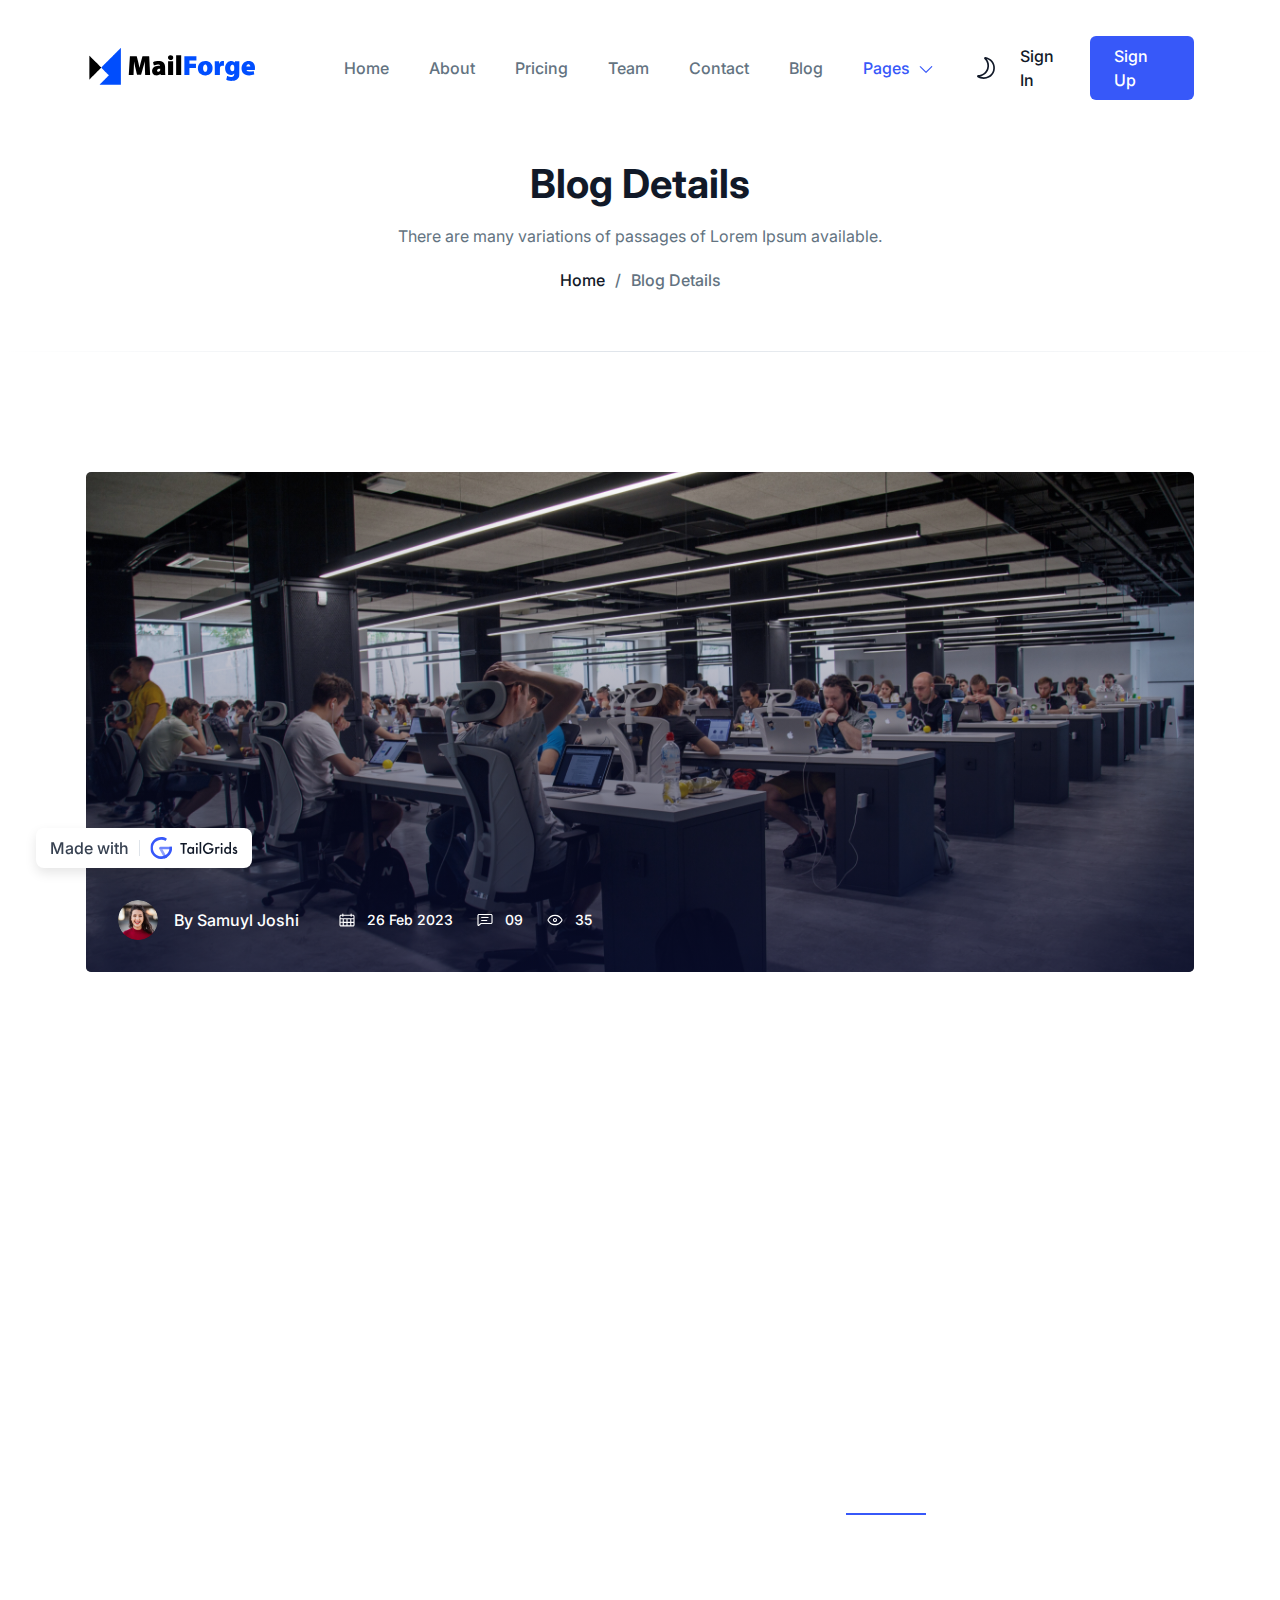
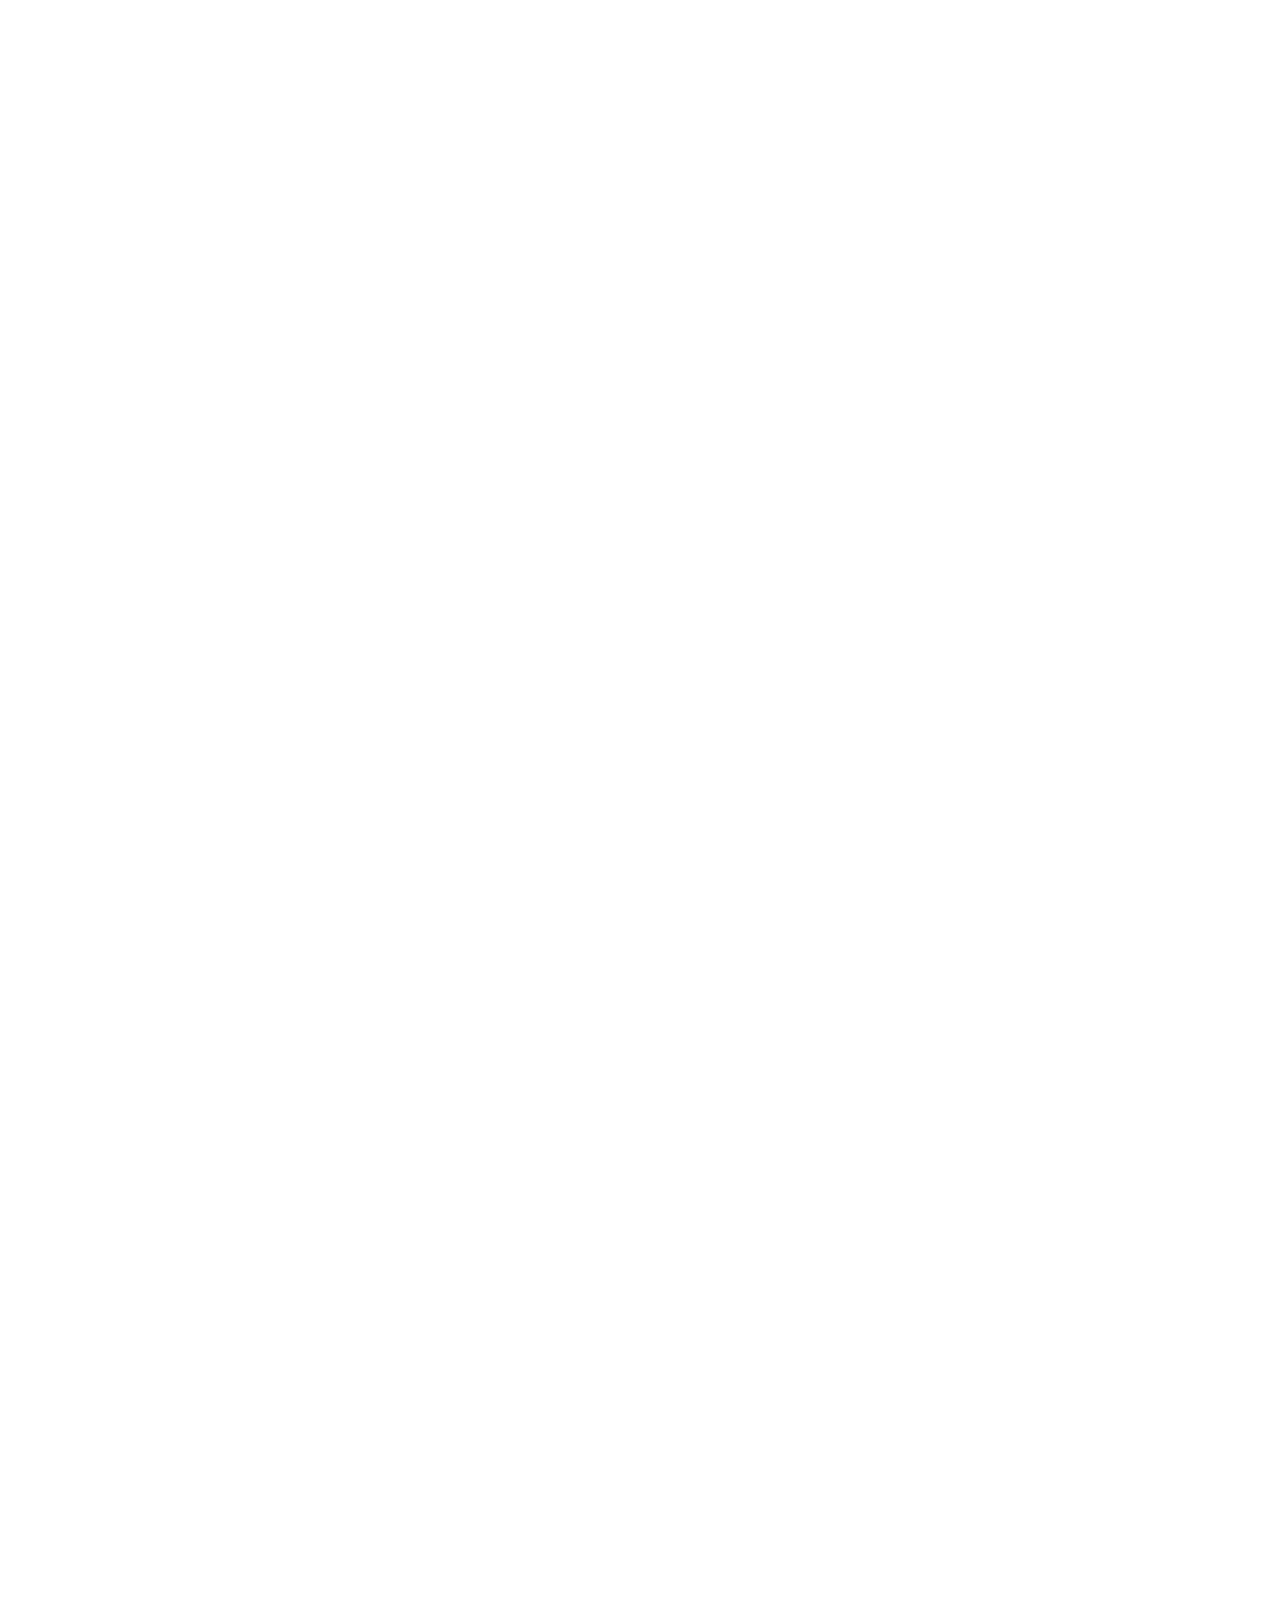
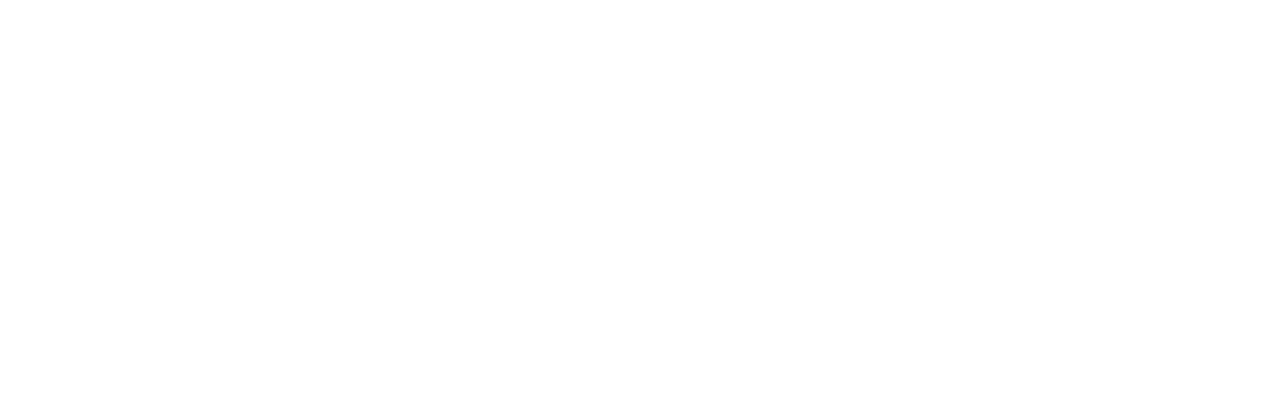
<file: evolution-of-emails.html>
<!doctype html>
<html lang="en">
  <head>
    <meta charset="UTF-8" />
    <meta http-equiv="X-UA-Compatible" content="IE=edge" />
    <meta name="viewport" content="width=device-width, initial-scale=1.0" />
    <title>The Evolution Of Emails | MailForge</title>
    <link
      rel="shortcut icon"
      href="assets/images/favicon.png"
      type="image/x-icon"
    />
    <link rel="stylesheet" href="assets/css/animate.css" />
    <link rel="stylesheet" href="./src/css/tailwind.css" />

    <!-- ==== WOW JS ==== -->
    <script src="assets/js/wow.min.js"></script>
    <script>
      new WOW().init();
    </script>
  </head>

  <body>
    <!-- ====== Navbar Section Start -->
    <div
      class="absolute top-0 left-0 z-40 flex items-center w-full bg-transparent ud-header"
    >
      <div class="container mx-auto px-4">
        <div class="relative flex items-center justify-between -mx-4">
          <div class="max-w-full px-4 w-60">
            <a href="index.html" class="block w-full py-5 navbar-logo">
              <img
                src="assets/images/logo/logo.svg"
                alt="logo"
                class="w-full dark:hidden"
              />
              <img
                src="assets/images/logo/logo-white.svg"
                alt="logo"
                class="hidden w-full dark:block"
              />
            </a>
          </div>
          <div class="flex items-center justify-between w-full px-4">
            <div>
              <button
                id="navbarToggler"
                class="absolute right-4 top-1/2 block -translate-y-1/2 rounded-lg px-3 py-[6px] ring-primary focus:ring-2 lg:hidden"
              >
                <span
                  class="relative my-[6px] block h-[2px] w-[30px] bg-dark dark:bg-white"
                ></span>
                <span
                  class="relative my-[6px] block h-[2px] w-[30px] bg-dark dark:bg-white"
                ></span>
                <span
                  class="relative my-[6px] block h-[2px] w-[30px] bg-dark dark:bg-white"
                ></span>
              </button>
              <nav
                id="navbarCollapse"
                class="absolute right-4 top-full hidden w-full max-w-[250px] rounded-lg bg-white py-5 shadow-lg dark:bg-dark-2 lg:static lg:block lg:w-full lg:max-w-full lg:bg-transparent lg:px-4 lg:py-0 lg:shadow-none dark:lg:bg-transparent xl:px-6"
              >
                <ul class="blcok lg:flex 2xl:ml-20">
                  <li class="relative group">
                    <a
                      href="index.html"
                      class="flex py-2 mx-8 text-base font-medium ud-menu-scroll text-dark group-hover:text-primary dark:text-white lg:mr-0 lg:inline-flex lg:px-0 lg:py-6 lg:text-body-color dark:lg:text-dark-6"
                    >
                      Home
                    </a>
                  </li>
                  <li class="relative group">
                    <a
                      href="/#about"
                      class="flex py-2 mx-8 text-base font-medium ud-menu-scroll text-dark group-hover:text-primary dark:text-white lg:ml-7 lg:mr-0 lg:inline-flex lg:px-0 lg:py-6 lg:text-body-color dark:lg:text-dark-6 xl:ml-10"
                    >
                      About
                    </a>
                  </li>
                  <li class="relative group">
                    <a
                      href="/#pricing"
                      class="flex py-2 mx-8 text-base font-medium ud-menu-scroll text-dark group-hover:text-primary dark:text-white lg:ml-7 lg:mr-0 lg:inline-flex lg:px-0 lg:py-6 lg:text-body-color dark:lg:text-dark-6 xl:ml-10"
                    >
                      Pricing
                    </a>
                  </li>
                  <li class="relative group">
                    <a
                      href="/#team"
                      class="flex py-2 mx-8 text-base font-medium ud-menu-scroll text-dark group-hover:text-primary dark:text-white lg:ml-7 lg:mr-0 lg:inline-flex lg:px-0 lg:py-6 lg:text-body-color dark:lg:text-dark-6 xl:ml-10"
                    >
                      Team
                    </a>
                  </li>
                  <li class="relative group">
                    <a
                      href="/#contact"
                      class="flex py-2 mx-8 text-base font-medium ud-menu-scroll text-dark group-hover:text-primary dark:text-white lg:ml-7 lg:mr-0 lg:inline-flex lg:px-0 lg:py-6 lg:text-body-color dark:lg:text-dark-6 xl:ml-10"
                    >
                      Contact
                    </a>
                  </li>
                  <li class="relative group">
                    <a
                      href="blog-grids.html"
                      class="flex py-2 mx-8 text-base font-medium ud-menu-scroll text-dark group-hover:text-primary dark:text-white lg:ml-7 lg:mr-0 lg:inline-flex lg:px-0 lg:py-6 lg:text-body-color dark:lg:text-dark-6 xl:ml-10"
                    >
                      Blog
                    </a>
                  </li>
                  <li class="relative submenu-item group">
                    <a
                      href="javascript:void(0)"
                      class="relative flex items-center justify-between py-2 mx-8 text-base font-medium text-primary group-hover:text-primary lg:ml-8 lg:mr-0 lg:inline-flex lg:py-6 lg:pl-0 lg:pr-4 xl:ml-10"
                    >
                      Pages

                      <svg
                        class="ml-2 fill-current"
                        width="16"
                        height="20"
                        viewBox="0 0 16 20"
                        fill="none"
                        xmlns="http://www.w3.org/2000/svg"
                      >
                        <path
                          d="M7.99999 14.9C7.84999 14.9 7.72499 14.85 7.59999 14.75L1.84999 9.10005C1.62499 8.87505 1.62499 8.52505 1.84999 8.30005C2.07499 8.07505 2.42499 8.07505 2.64999 8.30005L7.99999 13.525L13.35 8.25005C13.575 8.02505 13.925 8.02505 14.15 8.25005C14.375 8.47505 14.375 8.82505 14.15 9.05005L8.39999 14.7C8.27499 14.825 8.14999 14.9 7.99999 14.9Z"
                        />
                      </svg>
                    </a>
                    <div
                      class="submenu relative left-0 top-full hidden w-[250px] rounded-xs bg-white p-4 transition-[top] duration-300 group-hover:opacity-100 dark:bg-dark-2 lg:invisible lg:absolute lg:top-[110%] lg:block lg:opacity-0 lg:shadow-lg lg:group-hover:visible lg:group-hover:top-full"
                    >
                      <a
                        href="about.html"
                        class="block rounded-sm px-4 py-[10px] text-sm text-body-color hover:text-primary dark:text-dark-6 dark:hover:text-primary"
                      >
                        About Page
                      </a>
                      <a
                        href="pricing.html"
                        class="block rounded-sm px-4 py-[10px] text-sm text-body-color hover:text-primary dark:text-dark-6 dark:hover:text-primary"
                      >
                        Pricing Page
                      </a>
                      <a
                        href="contact.html"
                        class="block rounded-sm px-4 py-[10px] text-sm text-body-color hover:text-primary dark:text-dark-6 dark:hover:text-primary"
                      >
                        Contact Page
                      </a>
                      <a
                        href="blog-grids.html"
                        class="block rounded-sm px-4 py-[10px] text-sm text-body-color hover:text-primary dark:text-dark-6 dark:hover:text-primary"
                      >
                        Blog Grid Page
                      </a>
                      <a
                        href="blog-details.html"
                        class="block rounded-sm px-4 py-[10px] text-sm text-primary hover:text-primary dark:hover:text-primary"
                      >
                        Blog Details Page
                      </a>
                      <a
                        href="signup.html"
                        class="block rounded-sm px-4 py-[10px] text-sm text-body-color hover:text-primary dark:text-dark-6 dark:hover:text-primary"
                      >
                        Sign Up Page
                      </a>
                      <a
                        href="signin.html"
                        class="block rounded-sm px-4 py-[10px] text-sm text-body-color hover:text-primary dark:text-dark-6 dark:hover:text-primary"
                      >
                        Sign In Page
                      </a>
                      <a
                        href="404.html"
                        class="block rounded-sm px-4 py-[10px] text-sm text-body-color hover:text-primary dark:text-dark-6 dark:hover:text-primary"
                      >
                        404 Page
                      </a>
                    </div>
                  </li>
                </ul>
              </nav>
            </div>
            <div class="flex items-center justify-end pr-16 lg:pr-0">
              <label
                for="themeSwitcher"
                class="inline-flex items-center cursor-pointer"
                aria-label="themeSwitcher"
                name="themeSwitcher"
              >
                <input
                  type="checkbox"
                  name="themeSwitcher"
                  id="themeSwitcher"
                  class="sr-only"
                />
                <span class="block text-dark dark:hidden dark:text-white">
                  <svg
                    class="fill-current"
                    width="24"
                    height="24"
                    viewBox="0 0 24 24"
                    fill="none"
                    xmlns="http://www.w3.org/2000/svg"
                  >
                    <path
                      d="M13.3125 1.50001C12.675 1.31251 12.0375 1.16251 11.3625 1.05001C10.875 0.975006 10.35 1.23751 10.1625 1.68751C9.93751 2.13751 10.05 2.70001 10.425 3.00001C13.0875 5.47501 14.0625 9.11251 12.975 12.525C11.775 16.3125 8.25001 18.975 4.16251 19.0875C3.63751 19.0875 3.22501 19.425 3.07501 19.9125C2.92501 20.4 3.15001 20.925 3.56251 21.1875C4.50001 21.75 5.43751 22.2 6.37501 22.5C7.46251 22.8375 8.58751 22.9875 9.71251 22.9875C11.625 22.9875 13.5 22.5 15.1875 21.5625C17.85 20.1 19.725 17.7375 20.55 14.8875C22.1625 9.26251 18.975 3.37501 13.3125 1.50001ZM18.9375 14.4C18.2625 16.8375 16.6125 18.825 14.4 20.0625C12.075 21.3375 9.41251 21.6 6.90001 20.85C6.63751 20.775 6.33751 20.6625 6.07501 20.55C10.05 19.7625 13.35 16.9125 14.5875 13.0125C15.675 9.56251 15 5.92501 12.7875 3.07501C17.5875 4.68751 20.2875 9.67501 18.9375 14.4Z"
                    />
                  </svg>
                </span>
                <span class="hidden text-dark dark:block dark:text-white">
                  <svg
                    class="fill-current"
                    width="24"
                    height="24"
                    viewBox="0 0 24 24"
                    fill="none"
                    xmlns="http://www.w3.org/2000/svg"
                  >
                    <g clip-path="url(#clip0_2172_3070)">
                      <path
                        d="M12 6.89999C9.18752 6.89999 6.90002 9.18749 6.90002 12C6.90002 14.8125 9.18752 17.1 12 17.1C14.8125 17.1 17.1 14.8125 17.1 12C17.1 9.18749 14.8125 6.89999 12 6.89999ZM12 15.4125C10.125 15.4125 8.58752 13.875 8.58752 12C8.58752 10.125 10.125 8.58749 12 8.58749C13.875 8.58749 15.4125 10.125 15.4125 12C15.4125 13.875 13.875 15.4125 12 15.4125Z"
                      />
                      <path
                        d="M12 4.2375C12.45 4.2375 12.8625 3.8625 12.8625 3.375V1.5C12.8625 1.05 12.4875 0.637497 12 0.637497C11.55 0.637497 11.1375 1.0125 11.1375 1.5V3.4125C11.175 3.8625 11.55 4.2375 12 4.2375Z"
                      />
                      <path
                        d="M12 19.7625C11.55 19.7625 11.1375 20.1375 11.1375 20.625V22.5C11.1375 22.95 11.5125 23.3625 12 23.3625C12.45 23.3625 12.8625 22.9875 12.8625 22.5V20.5875C12.8625 20.1375 12.45 19.7625 12 19.7625Z"
                      />
                      <path
                        d="M18.1125 6.74999C18.3375 6.74999 18.5625 6.67499 18.7125 6.48749L19.9125 5.28749C20.25 4.94999 20.25 4.42499 19.9125 4.08749C19.575 3.74999 19.05 3.74999 18.7125 4.08749L17.5125 5.28749C17.175 5.62499 17.175 6.14999 17.5125 6.48749C17.6625 6.67499 17.8875 6.74999 18.1125 6.74999Z"
                      />
                      <path
                        d="M5.32501 17.5125L4.12501 18.675C3.78751 19.0125 3.78751 19.5375 4.12501 19.875C4.27501 20.025 4.50001 20.1375 4.72501 20.1375C4.95001 20.1375 5.17501 20.0625 5.32501 19.875L6.52501 18.675C6.86251 18.3375 6.86251 17.8125 6.52501 17.475C6.18751 17.175 5.62501 17.175 5.32501 17.5125Z"
                      />
                      <path
                        d="M22.5 11.175H20.5875C20.1375 11.175 19.725 11.55 19.725 12.0375C19.725 12.4875 20.1 12.9 20.5875 12.9H22.5C22.95 12.9 23.3625 12.525 23.3625 12.0375C23.3625 11.55 22.95 11.175 22.5 11.175Z"
                      />
                      <path
                        d="M4.23751 12C4.23751 11.55 3.86251 11.1375 3.37501 11.1375H1.50001C1.05001 11.1375 0.637512 11.5125 0.637512 12C0.637512 12.45 1.01251 12.8625 1.50001 12.8625H3.41251C3.86251 12.8625 4.23751 12.45 4.23751 12Z"
                      />
                      <path
                        d="M18.675 17.5125C18.3375 17.175 17.8125 17.175 17.475 17.5125C17.1375 17.85 17.1375 18.375 17.475 18.7125L18.675 19.9125C18.825 20.0625 19.05 20.175 19.275 20.175C19.5 20.175 19.725 20.1 19.875 19.9125C20.2125 19.575 20.2125 19.05 19.875 18.7125L18.675 17.5125Z"
                      />
                      <path
                        d="M5.32501 4.125C4.98751 3.7875 4.46251 3.7875 4.12501 4.125C3.78751 4.4625 3.78751 4.9875 4.12501 5.325L5.32501 6.525C5.47501 6.675 5.70001 6.7875 5.92501 6.7875C6.15001 6.7875 6.37501 6.7125 6.52501 6.525C6.86251 6.1875 6.86251 5.6625 6.52501 5.325L5.32501 4.125Z"
                      />
                    </g>
                    <defs>
                      <clipPath id="clip0_2172_3070">
                        <rect width="24" height="24" fill="white" />
                      </clipPath>
                    </defs>
                  </svg>
                </span>
              </label>
              <div class="hidden sm:flex">
                <a
                  href="signin.html"
                  class="loginBtn px-[22px] py-2 text-base font-medium text-dark hover:opacity-70 dark:text-white"
                >
                  Sign In
                </a>
                <a
                  href="signup.html"
                  class="px-6 py-2 text-base font-medium text-white duration-300 ease-in-out rounded-md signUpBtn bg-primary hover:bg-blue-dark"
                >
                  Sign Up
                </a>
              </div>
            </div>
          </div>
        </div>
      </div>
    </div>
    <!-- ====== Navbar Section End -->

    <!-- ====== Banner Section Start -->
    <div
      class="relative z-10 overflow-hidden pb-[60px] pt-[120px] dark:bg-dark md:pt-[130px] lg:pt-[160px]"
    >
      <div
        class="absolute bottom-0 left-0 w-full h-px bg-linear-to-r from-stroke/0 via-stroke to-stroke/0 dark:via-dark-3"
      ></div>
      <div class="container mx-auto px-4">
        <div class="flex flex-wrap items-center -mx-4">
          <div class="w-full px-4">
            <div class="text-center">
              <h1
                class="mb-4 text-3xl font-bold text-dark dark:text-white sm:text-4xl md:text-[40px] md:leading-[1.2]"
              >
                Blog Details
              </h1>
              <p class="mb-5 text-base text-body-color dark:text-dark-6">
                There are many variations of passages of Lorem Ipsum available.
              </p>

              <ul class="flex items-center justify-center gap-[10px]">
                <li>
                  <a
                    href="index.html"
                    class="flex items-center gap-[10px] text-base font-medium text-dark dark:text-white"
                  >
                    Home
                  </a>
                </li>
                <li>
                  <a
                    href="javascript:void(0)"
                    class="flex items-center gap-[10px] text-base font-medium text-body-color"
                  >
                    <span class="text-body-color dark:text-dark-6"> / </span>
                    Blog Details
                  </a>
                </li>
              </ul>
            </div>
          </div>
        </div>
      </div>
    </div>
    <!-- ====== Banner Section End -->

    <!-- ====== Blog Details Section Start -->
    <section class="pb-10 pt-20 dark:bg-dark lg:pb-20 lg:pt-[120px]">
      <div class="container mx-auto px-4">
        <div class="flex flex-wrap justify-center -mx-4">
          <div class="w-full px-4">
            <div
              class="wow fadeInUp relative z-20 mb-[50px] h-[300px] overflow-hidden rounded-[5px] md:h-[400px] lg:h-[500px]"
              data-wow-delay=".1s
              "
            >
              <img
                src="assets/images/blog/blog-details-01.jpg"
                alt="image"
                class="object-cover object-center w-full h-full"
              />
              <div
                class="absolute top-0 left-0 z-10 flex items-end w-full h-full bg-linear-to-t from-dark-700 to-transparent"
              >
                <div class="flex flex-wrap items-center p-4 pb-4 sm:px-8">
                  <div class="flex items-center mb-4 mr-5 md:mr-10">
                    <div class="w-10 h-10 mr-4 overflow-hidden rounded-full">
                      <img
                        src="assets/images/blog/author-01.png"
                        alt="image"
                        class="w-full"
                      />
                    </div>
                    <p class="text-base font-medium text-white">
                      By
                      <a
                        href="javascript:void(0)"
                        class="text-white hover:opacity-70"
                      >
                        Samuyl Joshi
                      </a>
                    </p>
                  </div>
                  <div class="flex items-center mb-4">
                    <p
                      class="flex items-center mr-5 text-sm font-medium text-white md:mr-6"
                    >
                      <span class="mr-3">
                        <svg
                          width="16"
                          height="16"
                          viewBox="0 0 16 16"
                          fill="none"
                          xmlns="http://www.w3.org/2000/svg"
                          class="fill-current"
                        >
                          <path
                            d="M13.9998 2.6499H12.6998V2.0999C12.6998 1.7999 12.4498 1.5249 12.1248 1.5249C11.7998 1.5249 11.5498 1.7749 11.5498 2.0999V2.6499H4.4248V2.0999C4.4248 1.7999 4.1748 1.5249 3.8498 1.5249C3.5248 1.5249 3.2748 1.7749 3.2748 2.0999V2.6499H1.9998C1.1498 2.6499 0.424805 3.3499 0.424805 4.2249V12.9249C0.424805 13.7749 1.1248 14.4999 1.9998 14.4999H13.9998C14.8498 14.4999 15.5748 13.7999 15.5748 12.9249V4.1999C15.5748 3.3499 14.8498 2.6499 13.9998 2.6499ZM1.5748 7.2999H3.6998V9.7749H1.5748V7.2999ZM4.8248 7.2999H7.4498V9.7749H4.8248V7.2999ZM7.4498 10.8999V13.3499H4.8248V10.8999H7.4498V10.8999ZM8.5748 10.8999H11.1998V13.3499H8.5748V10.8999ZM8.5748 9.7749V7.2999H11.1998V9.7749H8.5748ZM12.2998 7.2999H14.4248V9.7749H12.2998V7.2999ZM1.9998 3.7749H3.2998V4.2999C3.2998 4.5999 3.5498 4.8749 3.8748 4.8749C4.1998 4.8749 4.4498 4.6249 4.4498 4.2999V3.7749H11.5998V4.2999C11.5998 4.5999 11.8498 4.8749 12.1748 4.8749C12.4998 4.8749 12.7498 4.6249 12.7498 4.2999V3.7749H13.9998C14.2498 3.7749 14.4498 3.9749 14.4498 4.2249V6.1749H1.5748V4.2249C1.5748 3.9749 1.7498 3.7749 1.9998 3.7749ZM1.5748 12.8999V10.8749H3.6998V13.3249H1.9998C1.7498 13.3499 1.5748 13.1499 1.5748 12.8999ZM13.9998 13.3499H12.2998V10.8999H14.4248V12.9249C14.4498 13.1499 14.2498 13.3499 13.9998 13.3499Z"
                          />
                        </svg>
                      </span>
                      26 Feb 2023
                    </p>

                    <p
                      class="flex items-center mr-5 text-sm font-medium text-white md:mr-6"
                    >
                      <span class="mr-3">
                        <svg
                          width="16"
                          height="16"
                          viewBox="0 0 16 16"
                          fill="none"
                          xmlns="http://www.w3.org/2000/svg"
                          class="fill-current"
                        >
                          <path
                            d="M11.1002 4.875H4.6502C4.3502 4.875 4.0752 5.125 4.0752 5.45C4.0752 5.775 4.3252 6.025 4.6502 6.025H11.1252C11.4252 6.025 11.7002 5.775 11.7002 5.45C11.7002 5.125 11.4252 4.875 11.1002 4.875Z"
                          />
                          <path
                            d="M9.8002 7.92505H4.6502C4.3502 7.92505 4.0752 8.17505 4.0752 8.50005C4.0752 8.82505 4.3252 9.07505 4.6502 9.07505H9.8002C10.1002 9.07505 10.3752 8.82505 10.3752 8.50005C10.3752 8.17505 10.1002 7.92505 9.8002 7.92505Z"
                          />
                          <path
                            d="M13.9998 1.9751H1.9998C1.1498 1.9751 0.424805 2.6751 0.424805 3.5501V12.9751C0.424805 13.3751 0.649805 13.7501 1.0248 13.9251C1.1748 14.0001 1.3248 14.0251 1.4748 14.0251C1.7248 14.0251 1.9498 13.9501 2.1498 13.7751L4.2748 12.0251H13.9998C14.8498 12.0251 15.5748 11.3251 15.5748 10.4501V3.5501C15.5748 2.6751 14.8498 1.9751 13.9998 1.9751ZM14.4498 10.4501C14.4498 10.7001 14.2498 10.9001 13.9998 10.9001H4.0748C3.9498 10.9001 3.8248 10.9501 3.7248 11.0251L1.5748 12.8001V3.5501C1.5748 3.3001 1.7748 3.1001 2.0248 3.1001H14.0248C14.2748 3.1001 14.4748 3.3001 14.4748 3.5501V10.4501H14.4498Z"
                          />
                        </svg>
                      </span>
                      09
                    </p>
                    <p class="flex items-center text-sm font-medium text-white">
                      <span class="mr-3">
                        <svg
                          width="16"
                          height="16"
                          viewBox="0 0 16 16"
                          fill="none"
                          xmlns="http://www.w3.org/2000/svg"
                          class="fill-current"
                        >
                          <path
                            d="M7.9998 5.92505C6.8498 5.92505 5.9248 6.85005 5.9248 8.00005C5.9248 9.15005 6.8498 10.075 7.9998 10.075C9.1498 10.075 10.0748 9.15005 10.0748 8.00005C10.0748 6.85005 9.1498 5.92505 7.9998 5.92505ZM7.9998 8.95005C7.4748 8.95005 7.0498 8.52505 7.0498 8.00005C7.0498 7.47505 7.4748 7.05005 7.9998 7.05005C8.5248 7.05005 8.9498 7.47505 8.9498 8.00005C8.9498 8.52505 8.5248 8.95005 7.9998 8.95005Z"
                          />
                          <path
                            d="M15.3 7.1251C13.875 5.0001 11.9 2.8501 8 2.8501C4.1 2.8501 2.125 5.0001 0.7 7.1251C0.35 7.6501 0.35 8.3501 0.7 8.8751C2.125 10.9751 4.1 13.1501 8 13.1501C11.9 13.1501 13.875 10.9751 15.3 8.8751C15.65 8.3251 15.65 7.6501 15.3 7.1251ZM14.375 8.2501C12.55 10.9251 10.725 12.0251 8 12.0251C5.275 12.0251 3.45 10.9251 1.625 8.2501C1.525 8.1001 1.525 7.9001 1.625 7.7501C3.45 5.0751 5.275 3.9751 8 3.9751C10.725 3.9751 12.55 5.0751 14.375 7.7501C14.45 7.9001 14.45 8.1001 14.375 8.2501Z"
                          />
                        </svg>
                      </span>
                      35
                    </p>
                  </div>
                </div>
              </div>
            </div>
            <div class="flex flex-wrap -mx-4">
              <div class="w-full px-4 lg:w-8/12">
                <div>
                  <h2
                    class="wow fadeInUp mb-8 text-2xl font-bold text-dark dark:text-white sm:text-3xl md:text-[35px] md:leading-[1.28]"
                    data-wow-delay=".1s
                    "
                  >
                    Facing a challenge is kind of a turn-on for an easy rider
                  </h2>
                  <p
                    class="mb-6 text-base wow fadeInUp text-body-color dark:text-dark-6"
                    data-wow-delay=".1s"
                  >
                    There's a time and place for everything… including asking
                    for reviews. For instance: you should not asking for a
                    review on your checkout page. The sole purpose of this page
                    is to guide your customer to complete their purchase, and
                    this means that the page should be as minimalist and
                    pared-down possible. You don't want to have any unnecessary
                    elements or Call To Actions.
                  </p>
                  <p
                    class="mb-8 text-base wow fadeInUp text-body-color dark:text-dark-6"
                    data-wow-delay=".1s"
                  >
                    There's a time and place for everything… including asking
                    for reviews. For instance: you should not asking for a
                    review on your checkout page. The sole purpose of this page
                    is to guide your customer to complete their purchase, and
                    this means that the page should be as minimalist and
                    pared-down possible. You don't want to have any unnecessary
                    elements or Call To Actions.
                  </p>
                  <h3
                    class="wow fadeInUp mb-6 text-2xl font-bold text-dark dark:text-white sm:text-[28px] sm:leading-[40px]"
                    data-wow-delay=".1s"
                  >
                    Sea no quidam vulputate
                  </h3>
                  <p
                    class="mb-10 text-base wow fadeInUp text-body-color dark:text-dark-6"
                    data-wow-delay=".1s"
                  >
                    At quo cetero fastidii. Usu ex ornatus corpora sententiae,
                    vocibus deleniti ut nec. Ut enim eripuit eligendi est, in
                    iracundia signiferumque quo. Sed virtute suavitate
                    suscipiantur ea, dolor this can eloquentiam ei pro. Suas
                    adversarium interpretaris eu sit, eum viris impedit ne.
                    Erant appareat corrumpit ei vel.
                  </p>
                  <div
                    class="wow fadeInUp relative z-10 mb-10 overflow-hidden rounded-[5px] bg-primary/5 px-6 py-8 text-center sm:p-10 md:px-[60px]"
                    data-wow-delay=".1s
                    "
                  >
                    <div class="mx-auto max-w-[530px]">
                      <span class="mb-[14px] flex justify-center text-primary">
                        <svg
                          width="46"
                          height="46"
                          viewBox="0 0 46 46"
                          fill="none"
                          xmlns="http://www.w3.org/2000/svg"
                          class="fill-current"
                        >
                          <path
                            d="M13.7995 35.5781C12.937 35.5781 12.1464 35.075 11.8589 34.2844L9.48702 28.5344C6.82765 28.1031 4.45577 26.7375 2.9464 24.6531C1.36515 22.5687 0.862021 19.9812 1.5089 17.4656C2.51515 13.3687 6.75577 10.2781 11.4276 10.35C14.7339 10.4219 17.4651 11.7875 19.262 14.2312C20.987 16.675 21.4183 19.9812 20.412 23C19.4776 25.7312 18.2558 28.4625 17.1058 31.1219C16.6745 32.2 16.1714 33.2781 15.7401 34.2844C15.4526 35.075 14.662 35.5781 13.7995 35.5781ZM11.2839 13.5844C8.1214 13.5844 5.2464 15.5969 4.59952 18.2562C4.24015 19.8375 4.52765 21.4187 5.5339 22.7125C6.6839 24.2937 8.62452 25.3 10.7089 25.4437L11.7151 25.5156L13.7995 30.5469C13.8714 30.3312 14.0151 30.0437 14.087 29.8281C15.237 27.2406 16.387 24.5812 17.2495 21.9219C17.9683 19.9094 17.6808 17.6812 16.5308 16.1C15.3808 14.5187 13.5839 13.6562 11.3558 13.5844C11.3558 13.5844 11.3558 13.5844 11.2839 13.5844Z"
                          />
                          <path
                            d="M37.5905 35.65C36.728 35.65 35.9374 35.1469 35.6499 34.3563L33.278 28.6063C30.6187 28.175 28.2468 26.8094 26.7374 24.725C25.1562 22.6406 24.653 20.0531 25.2999 17.5375C26.3062 13.4406 30.5468 10.35 35.2187 10.4219C38.5249 10.4938 41.2562 11.8594 42.9812 14.3031C44.7062 16.7469 45.1374 20.0531 44.1312 23.0719C43.1968 25.8031 41.9749 28.5344 40.8249 31.1938C40.3937 32.2719 39.8905 33.35 39.4593 34.3563C39.2437 35.1469 38.453 35.65 37.5905 35.65ZM35.0749 13.5844C31.9124 13.5844 29.0374 15.5969 28.3905 18.2563C28.0312 19.8375 28.3187 21.4188 29.3249 22.7844C30.4749 24.3656 32.4155 25.3719 34.4999 25.5156L35.5062 25.5875L37.5905 30.6188C37.6624 30.4031 37.8062 30.1156 37.878 29.9C39.028 27.3125 40.178 24.6531 41.0405 21.9938C41.7593 19.9813 41.4718 17.7531 40.3218 16.1C39.1718 14.5188 37.3749 13.6563 35.1468 13.5844C35.1468 13.5844 35.1468 13.5844 35.0749 13.5844Z"
                          />
                        </svg>
                      </span>
                      <p
                        class="mb-[18px] text-base italic leading-[28px] text-dark dark:text-white"
                      >
                        A spring of truth shall flow from it: like a new star it
                        shall scatter the darkness of ignorance, and cause a
                        light heretofore unknown to shine amongst men.
                      </p>
                      <span
                        class="text-xs italic text-body-color dark:text-dark-6"
                      >
                        “Andrio Domeco”
                      </span>
                    </div>
                    <div>
                      <span class="absolute top-0 left-0">
                        <svg
                          width="103"
                          height="109"
                          viewBox="0 0 103 109"
                          fill="none"
                          xmlns="http://www.w3.org/2000/svg"
                        >
                          <ellipse
                            cx="0.483916"
                            cy="3.5"
                            rx="102.075"
                            ry="105.5"
                            transform="rotate(180 0.483916 3.5)"
                            fill="url(#paint0_linear_2014_9016)"
                          />
                          <defs>
                            <linearGradient
                              id="paint0_linear_2014_9016"
                              x1="-101.591"
                              y1="-50.4346"
                              x2="49.1618"
                              y2="-49.6518"
                              gradientUnits="userSpaceOnUse"
                            >
                              <stop stop-color="#3056D3" stop-opacity="0.15" />
                              <stop
                                offset="1"
                                stop-color="white"
                                stop-opacity="0"
                              />
                            </linearGradient>
                          </defs>
                        </svg>
                      </span>
                      <span class="absolute bottom-0 right-0">
                        <svg
                          width="102"
                          height="106"
                          viewBox="0 0 102 106"
                          fill="none"
                          xmlns="http://www.w3.org/2000/svg"
                        >
                          <ellipse
                            cx="102.484"
                            cy="105.5"
                            rx="102.075"
                            ry="105.5"
                            fill="url(#paint0_linear_2014_9017)"
                          />
                          <defs>
                            <linearGradient
                              id="paint0_linear_2014_9017"
                              x1="0.409163"
                              y1="51.5654"
                              x2="151.162"
                              y2="52.3482"
                              gradientUnits="userSpaceOnUse"
                            >
                              <stop stop-color="#3056D3" stop-opacity="0.15" />
                              <stop
                                offset="1"
                                stop-color="white"
                                stop-opacity="0"
                              />
                            </linearGradient>
                          </defs>
                        </svg>
                      </span>
                    </div>
                  </div>

                  <h3
                    class="wow fadeInUp mb-6 text-2xl font-semibold text-dark dark:text-white sm:text-[28px] sm:leading-[40px]"
                    data-wow-delay=".1s"
                  >
                    What is it with your ideas?
                  </h3>

                  <p
                    class="mb-6 text-base wow fadeInUp text-body-color dark:text-dark-6"
                    data-wow-delay=".1s"
                  >
                    At quo cetero fastidii. Usu ex ornatus corpora sententiae,
                    vocibus deleniti ut nec. Ut enim eripuit eligendi est, in
                    iracundia signiferumque quo. Sed virtute suavitate
                    suscipiantur ea, dolor this can eloquentiam ei pro. Suas
                    adversarium interpretaris eu sit, eum viris impedit ne.
                    Erant appareat corrumpit ei vel.
                  </p>
                  <p
                    class="mb-10 text-base wow fadeInUp text-body-color dark:text-dark-6"
                    data-wow-delay=".1s"
                  >
                    At quo cetero fastidii. Usu ex ornatus corpora sententiae,
                    vocibus deleniti ut nec. Ut enim eripuit eligendi est, in
                    iracundia signiferumque quo. Sed virtute suavitate
                    suscipiantur ea, dolor this can eloquentiam ei pro. Suas
                    adversarium interpretaris eu sit, eum viris impedit ne.
                    Erant appareat corrumpit ei vel.
                  </p>

                  <div class="flex flex-wrap items-center mb-12 -mx-4">
                    <div class="w-full px-4 md:w-1/2">
                      <div
                        class="flex flex-wrap items-center gap-3 mb-8 wow fadeInUp md:mb-0"
                        data-wow-delay=".1s"
                      >
                        <a
                          href="javascript:void(0)"
                          class="block rounded-md bg-primary/[0.08] px-[14px] py-[5px] text-base text-dark hover:bg-primary hover:text-white dark:text-white"
                        >
                          Design
                        </a>
                        <a
                          href="javascript:void(0)"
                          class="block rounded-md bg-primary/[0.08] px-[14px] py-[5px] text-base text-dark hover:bg-primary hover:text-white dark:text-white"
                        >
                          Development
                        </a>
                        <a
                          href="javascript:void(0)"
                          class="block rounded-md bg-primary/[0.08] px-[14px] py-[5px] text-base text-dark hover:bg-primary hover:text-white dark:text-white"
                        >
                          Info
                        </a>
                      </div>
                    </div>
                    <div class="w-full px-4 md:w-1/2">
                      <div
                        class="flex items-center wow fadeInUp md:justify-end"
                        data-wow-delay=".1s"
                      >
                        <span
                          class="mr-5 text-sm font-medium text-body-color dark:text-dark-6"
                        >
                          Share This Post
                        </span>
                        <div class="flex items-center gap-[10px]">
                          <a href="javascript:void(0)">
                            <svg
                              width="32"
                              height="32"
                              viewBox="0 0 32 32"
                              fill="none"
                              xmlns="http://www.w3.org/2000/svg"
                            >
                              <path
                                d="M16 32C24.8366 32 32 24.8366 32 16C32 7.16344 24.8366 0 16 0C7.16344 0 0 7.16344 0 16C0 24.8366 7.16344 32 16 32Z"
                                fill="#1877F2"
                              />
                              <path
                                d="M17 15.5399V12.7518C17 11.6726 17.8954 10.7976 19 10.7976H21V7.86631L18.285 7.67682C15.9695 7.51522 14 9.30709 14 11.5753V15.5399H11V18.4712H14V24.3334H17V18.4712H20L21 15.5399H17Z"
                                fill="white"
                              />
                            </svg>
                          </a>
                          <a href="javascript:void(0)">
                            <svg
                              width="32"
                              height="32"
                              viewBox="0 0 32 32"
                              fill="none"
                              xmlns="http://www.w3.org/2000/svg"
                            >
                              <path
                                d="M16 32C24.8366 32 32 24.8366 32 16C32 7.16344 24.8366 0 16 0C7.16344 0 0 7.16344 0 16C0 24.8366 7.16344 32 16 32Z"
                                fill="#55ACEE"
                              />
                              <path
                                d="M24.2945 11.375C24.4059 11.2451 24.2607 11.0755 24.0958 11.1362C23.728 11.2719 23.3918 11.3614 22.8947 11.4166C23.5062 11.0761 23.7906 10.5895 24.0219 9.99339C24.0777 9.84961 23.9094 9.71915 23.7645 9.78783C23.1759 10.0669 22.5408 10.274 21.873 10.3963C21.2129 9.7421 20.272 9.33331 19.2312 9.33331C17.2325 9.33331 15.6117 10.8406 15.6117 12.6993C15.6117 12.9632 15.6441 13.2202 15.7051 13.4663C12.832 13.3324 10.2702 12.1034 8.49031 10.2188C8.36832 10.0897 8.14696 10.1068 8.071 10.2643C7.86837 10.6846 7.7554 11.1509 7.7554 11.6418C7.7554 12.8093 8.39417 13.8395 9.36518 14.4431C8.92981 14.4301 8.51344 14.3452 8.12974 14.2013C7.94292 14.1312 7.72877 14.2543 7.75387 14.4427C7.94657 15.8893 9.11775 17.0827 10.6295 17.3647C10.3259 17.442 10.0061 17.483 9.67537 17.483C9.59517 17.483 9.51567 17.4805 9.43688 17.4756C9.23641 17.4632 9.07347 17.6426 9.15942 17.8141C9.72652 18.946 10.951 19.7361 12.376 19.7607C11.1374 20.6637 9.57687 21.2017 7.88109 21.2017C7.672 21.2017 7.5823 21.4706 7.7678 21.5617C9.20049 22.266 10.832 22.6666 12.5656 22.6666C19.2231 22.6666 22.8631 17.5377 22.8631 13.0896C22.8631 12.944 22.8594 12.7984 22.8528 12.6542C23.3932 12.2911 23.8789 11.8595 24.2945 11.375Z"
                                fill="white"
                              />
                            </svg>
                          </a>
                          <a href="javascript:void(0)">
                            <svg
                              width="32"
                              height="32"
                              viewBox="0 0 32 32"
                              fill="none"
                              xmlns="http://www.w3.org/2000/svg"
                            >
                              <path
                                d="M16 32C24.8366 32 32 24.8366 32 16C32 7.16344 24.8366 0 16 0C7.16344 0 0 7.16344 0 16C0 24.8366 7.16344 32 16 32Z"
                                fill="#007AB9"
                              />
                              <path
                                d="M11.7836 10.1666C11.7833 10.8452 11.3716 11.4559 10.7426 11.7106C10.1137 11.9654 9.39306 11.8134 8.92059 11.3263C8.44811 10.8392 8.31813 10.1143 8.59192 9.49341C8.86572 8.87251 9.48862 8.4796 10.1669 8.49996C11.0678 8.527 11.784 9.26533 11.7836 10.1666ZM11.8336 13.0666H8.50024V23.4999H11.8336V13.0666ZM17.1003 13.0666H13.7836V23.4999H17.0669V18.0249C17.0669 14.9749 21.0419 14.6916 21.0419 18.0249V23.4999H24.3336V16.8916C24.3336 11.75 18.4503 11.9416 17.0669 14.4666L17.1003 13.0666Z"
                                fill="white"
                              />
                            </svg>
                          </a>
                        </div>
                      </div>
                    </div>
                  </div>
                </div>
              </div>
              <div class="w-full px-4 lg:w-4/12">
                <div>
                  <div
                    class="wow fadeInUp relative mb-12 overflow-hidden rounded-[5px] bg-primary px-11 py-[60px] text-center lg:px-8"
                    data-wow-delay=".1s
                    "
                  >
                    <h3
                      class="mb-[6px] text-[28px] font-semibold leading-[40px] text-white"
                    >
                      Join our newsletter!
                    </h3>
                    <p class="mb-5 text-base text-white">
                      Enter your email to receive our latest newsletter.
                    </p>
                    <form>
                      <input
                        type="email"
                        placeholder="Your email address"
                        class="mb-4 h-[50px] w-full rounded-md border border-transparent bg-white/10 text-center text-base text-white outline-hidden placeholder:text-white/60 focus:border-white focus-visible:shadow-none"
                      />
                      <input
                        type="submit"
                        value="Subscribe Now"
                        class="mb-4 h-[50px] w-full cursor-pointer rounded-md bg-secondary text-center text-sm font-medium text-white transition duration-300 ease-in-out hover:bg-[#0BB489] hover:[#0BB489]/90"
                      />
                    </form>
                    <p class="text-sm font-medium text-white">
                      Don't worry, we don't spam
                    </p>

                    <div>
                      <span class="absolute top-0 right-0">
                        <svg
                          width="46"
                          height="46"
                          viewBox="0 0 46 46"
                          fill="none"
                          xmlns="http://www.w3.org/2000/svg"
                        >
                          <circle
                            cx="1.39737"
                            cy="44.6026"
                            r="1.39737"
                            transform="rotate(-90 1.39737 44.6026)"
                            fill="white"
                            fill-opacity="0.44"
                          />
                          <circle
                            cx="1.39737"
                            cy="7.9913"
                            r="1.39737"
                            transform="rotate(-90 1.39737 7.9913)"
                            fill="white"
                            fill-opacity="0.44"
                          />
                          <circle
                            cx="13.6943"
                            cy="44.6026"
                            r="1.39737"
                            transform="rotate(-90 13.6943 44.6026)"
                            fill="white"
                            fill-opacity="0.44"
                          />
                          <circle
                            cx="13.6943"
                            cy="7.9913"
                            r="1.39737"
                            transform="rotate(-90 13.6943 7.9913)"
                            fill="white"
                            fill-opacity="0.44"
                          />
                          <circle
                            cx="25.9911"
                            cy="44.6026"
                            r="1.39737"
                            transform="rotate(-90 25.9911 44.6026)"
                            fill="white"
                            fill-opacity="0.44"
                          />
                          <circle
                            cx="25.9911"
                            cy="7.9913"
                            r="1.39737"
                            transform="rotate(-90 25.9911 7.9913)"
                            fill="white"
                            fill-opacity="0.44"
                          />
                          <circle
                            cx="38.288"
                            cy="44.6026"
                            r="1.39737"
                            transform="rotate(-90 38.288 44.6026)"
                            fill="white"
                            fill-opacity="0.44"
                          />
                          <circle
                            cx="38.288"
                            cy="7.9913"
                            r="1.39737"
                            transform="rotate(-90 38.288 7.9913)"
                            fill="white"
                            fill-opacity="0.44"
                          />
                          <circle
                            cx="1.39737"
                            cy="32.3058"
                            r="1.39737"
                            transform="rotate(-90 1.39737 32.3058)"
                            fill="white"
                            fill-opacity="0.44"
                          />
                          <circle
                            cx="13.6943"
                            cy="32.3058"
                            r="1.39737"
                            transform="rotate(-90 13.6943 32.3058)"
                            fill="white"
                            fill-opacity="0.44"
                          />
                          <circle
                            cx="25.9911"
                            cy="32.3058"
                            r="1.39737"
                            transform="rotate(-90 25.9911 32.3058)"
                            fill="white"
                            fill-opacity="0.44"
                          />
                          <circle
                            cx="38.288"
                            cy="32.3058"
                            r="1.39737"
                            transform="rotate(-90 38.288 32.3058)"
                            fill="white"
                            fill-opacity="0.44"
                          />
                          <circle
                            cx="1.39737"
                            cy="20.0086"
                            r="1.39737"
                            transform="rotate(-90 1.39737 20.0086)"
                            fill="white"
                            fill-opacity="0.44"
                          />
                          <circle
                            cx="13.6943"
                            cy="20.0086"
                            r="1.39737"
                            transform="rotate(-90 13.6943 20.0086)"
                            fill="white"
                            fill-opacity="0.44"
                          />
                          <circle
                            cx="25.9911"
                            cy="20.0086"
                            r="1.39737"
                            transform="rotate(-90 25.9911 20.0086)"
                            fill="white"
                            fill-opacity="0.44"
                          />
                          <circle
                            cx="38.288"
                            cy="20.0086"
                            r="1.39737"
                            transform="rotate(-90 38.288 20.0086)"
                            fill="white"
                            fill-opacity="0.44"
                          />
                        </svg>
                      </span>
                      <span class="absolute bottom-0 left-0">
                        <svg
                          width="46"
                          height="46"
                          viewBox="0 0 46 46"
                          fill="none"
                          xmlns="http://www.w3.org/2000/svg"
                        >
                          <circle
                            cx="1.39737"
                            cy="44.6026"
                            r="1.39737"
                            transform="rotate(-90 1.39737 44.6026)"
                            fill="white"
                            fill-opacity="0.44"
                          />
                          <circle
                            cx="1.39737"
                            cy="7.9913"
                            r="1.39737"
                            transform="rotate(-90 1.39737 7.9913)"
                            fill="white"
                            fill-opacity="0.44"
                          />
                          <circle
                            cx="13.6943"
                            cy="44.6026"
                            r="1.39737"
                            transform="rotate(-90 13.6943 44.6026)"
                            fill="white"
                            fill-opacity="0.44"
                          />
                          <circle
                            cx="13.6943"
                            cy="7.9913"
                            r="1.39737"
                            transform="rotate(-90 13.6943 7.9913)"
                            fill="white"
                            fill-opacity="0.44"
                          />
                          <circle
                            cx="25.9911"
                            cy="44.6026"
                            r="1.39737"
                            transform="rotate(-90 25.9911 44.6026)"
                            fill="white"
                            fill-opacity="0.44"
                          />
                          <circle
                            cx="25.9911"
                            cy="7.9913"
                            r="1.39737"
                            transform="rotate(-90 25.9911 7.9913)"
                            fill="white"
                            fill-opacity="0.44"
                          />
                          <circle
                            cx="38.288"
                            cy="44.6026"
                            r="1.39737"
                            transform="rotate(-90 38.288 44.6026)"
                            fill="white"
                            fill-opacity="0.44"
                          />
                          <circle
                            cx="38.288"
                            cy="7.9913"
                            r="1.39737"
                            transform="rotate(-90 38.288 7.9913)"
                            fill="white"
                            fill-opacity="0.44"
                          />
                          <circle
                            cx="1.39737"
                            cy="32.3058"
                            r="1.39737"
                            transform="rotate(-90 1.39737 32.3058)"
                            fill="white"
                            fill-opacity="0.44"
                          />
                          <circle
                            cx="13.6943"
                            cy="32.3058"
                            r="1.39737"
                            transform="rotate(-90 13.6943 32.3058)"
                            fill="white"
                            fill-opacity="0.44"
                          />
                          <circle
                            cx="25.9911"
                            cy="32.3058"
                            r="1.39737"
                            transform="rotate(-90 25.9911 32.3058)"
                            fill="white"
                            fill-opacity="0.44"
                          />
                          <circle
                            cx="38.288"
                            cy="32.3058"
                            r="1.39737"
                            transform="rotate(-90 38.288 32.3058)"
                            fill="white"
                            fill-opacity="0.44"
                          />
                          <circle
                            cx="1.39737"
                            cy="20.0086"
                            r="1.39737"
                            transform="rotate(-90 1.39737 20.0086)"
                            fill="white"
                            fill-opacity="0.44"
                          />
                          <circle
                            cx="13.6943"
                            cy="20.0086"
                            r="1.39737"
                            transform="rotate(-90 13.6943 20.0086)"
                            fill="white"
                            fill-opacity="0.44"
                          />
                          <circle
                            cx="25.9911"
                            cy="20.0086"
                            r="1.39737"
                            transform="rotate(-90 25.9911 20.0086)"
                            fill="white"
                            fill-opacity="0.44"
                          />
                          <circle
                            cx="38.288"
                            cy="20.0086"
                            r="1.39737"
                            transform="rotate(-90 38.288 20.0086)"
                            fill="white"
                            fill-opacity="0.44"
                          />
                        </svg>
                      </span>
                    </div>
                  </div>

                  <div class="flex flex-wrap mb-8 -mx-4">
                    <div class="w-full px-4">
                      <h2
                        class="wow fadeInUp relative pb-5 text-2xl font-semibold text-dark dark:text-white sm:text-[28px]"
                        data-wow-delay=".1s
                        "
                      >
                        Popular Articles
                      </h2>
                      <span
                        class="mb-10 inline-block h-[2px] w-20 bg-primary"
                      ></span>
                    </div>

                    <div class="w-full px-4 md:w-1/2 lg:w-full">
                      <div
                        class="flex items-center w-full pb-5 mb-5 border-b wow fadeInUp border-stroke dark:border-dark-3"
                        data-wow-delay=".1s
                        "
                      >
                        <div
                          class="mr-5 h-20 w-full max-w-[80px] overflow-hidden rounded-full"
                        >
                          <img
                            src="assets/images/blog/article-author-01.png"
                            alt="image"
                            class="w-full"
                          />
                        </div>
                        <div class="w-full">
                          <h4>
                            <a
                              href="javascript:void(0)"
                              class="inline-block mb-1 text-lg font-medium leading-snug text-dark hover:text-primary dark:text-dark-6 dark:hover:text-primary lg:text-base xl:text-lg"
                            >
                              Create engaging online courses your student…
                            </a>
                          </h4>
                          <p class="text-sm text-body-color dark:text-dark-6">
                            Glomiya Lucy
                          </p>
                        </div>
                      </div>
                    </div>
                    <div class="w-full px-4 md:w-1/2 lg:w-full">
                      <div
                        class="flex items-center w-full pb-5 mb-5 border-b wow fadeInUp border-stroke dark:border-dark-3"
                        data-wow-delay=".1s
                        "
                      >
                        <div
                          class="mr-5 h-20 w-full max-w-[80px] overflow-hidden rounded-full"
                        >
                          <img
                            src="assets/images/blog/article-author-02.png"
                            alt="image"
                            class="w-full"
                          />
                        </div>
                        <div class="w-full">
                          <h4>
                            <a
                              href="javascript:void(0)"
                              class="inline-block mb-1 text-lg font-medium leading-snug text-dark hover:text-primary dark:text-dark-6 dark:hover:text-primary lg:text-base xl:text-lg"
                            >
                              The ultimate formula for launching online course
                            </a>
                          </h4>
                          <p class="text-sm text-body-color dark:text-dark-6">
                            Andrio jeson
                          </p>
                        </div>
                      </div>
                    </div>
                    <div class="w-full px-4 md:w-1/2 lg:w-full">
                      <div
                        class="flex items-center w-full pb-5 mb-5 border-b wow fadeInUp border-stroke dark:border-dark-3"
                        data-wow-delay=".1s
                        "
                      >
                        <div
                          class="mr-5 h-20 w-full max-w-[80px] overflow-hidden rounded-full"
                        >
                          <img
                            src="assets/images/blog/article-author-03.png"
                            alt="image"
                            class="w-full"
                          />
                        </div>
                        <div class="w-full">
                          <h4>
                            <a
                              href="javascript:void(0)"
                              class="inline-block mb-1 text-lg font-medium leading-snug text-dark hover:text-primary dark:text-dark-6 dark:hover:text-primary lg:text-base xl:text-lg"
                            >
                              50 Best web design tips & tricks that will help
                              you
                            </a>
                          </h4>
                          <p class="text-sm text-body-color dark:text-dark-6">
                            Samoyel Dayno
                          </p>
                        </div>
                      </div>
                    </div>
                    <div class="w-full px-4 md:w-1/2 lg:w-full">
                      <div
                        class="flex items-center w-full pb-5 mb-5 border-0 wow fadeInUp border-stroke dark:border-dark-3 md:border-b lg:border-0"
                        data-wow-delay=".1s
                        "
                      >
                        <div
                          class="mr-5 h-20 w-full max-w-[80px] overflow-hidden rounded-full"
                        >
                          <img
                            src="assets/images/blog/article-author-04.png"
                            alt="image"
                            class="w-full"
                          />
                        </div>
                        <div class="w-full">
                          <h4>
                            <a
                              href="javascript:void(0)"
                              class="inline-block mb-1 text-lg font-medium leading-snug text-dark hover:text-primary dark:text-dark-6 dark:hover:text-primary lg:text-base xl:text-lg"
                            >
                              The 8 best landing page builders, reviewed
                            </a>
                          </h4>
                          <p class="text-sm text-body-color dark:text-dark-6">
                            Andrio Glori
                          </p>
                        </div>
                      </div>
                    </div>
                  </div>

                  <div
                    class="wow fadeInUp mb-12 overflow-hidden rounded-[5px]"
                    data-wow-delay=".1s"
                  >
                    <img
                      src="assets/images/blog/bannder-ad.png"
                      alt="image"
                      class="w-full"
                    />
                  </div>
                </div>
              </div>
            </div>
          </div>
        </div>

        <div class="flex flex-wrap -mx-4">
          <div class="w-full px-4 wow fadeInUp mt-14" data-wow-delay=".2s">
            <h2
              class="relative pb-5 text-2xl font-semibold text-dark dark:text-white sm:text-[36px]"
            >
              Related Articles
            </h2>
            <span class="mb-10 inline-block h-[2px] w-20 bg-primary"></span>
          </div>
          <div class="w-full px-4 md:w-1/2 lg:w-1/3">
            <div class="mb-10 wow fadeInUp group" data-wow-delay=".1s">
              <div class="mb-8 overflow-hidden rounded-[5px]">
                <a href="blog-details.html" class="block">
                  <img
                    src="assets/images/blog/blog-01.jpg"
                    alt="image"
                    class="w-full transition group-hover:rotate-6 group-hover:scale-125"
                  />
                </a>
              </div>
              <div>
                <span
                  class="mb-6 inline-block rounded-[5px] bg-primary px-4 py-0.5 text-center text-xs font-medium leading-loose text-white"
                >
                  Dec 22, 2023
                </span>
                <h3>
                  <a
                    href="blog-details.html"
                    class="inline-block mb-4 text-xl font-semibold text-dark hover:text-primary dark:text-white sm:text-2xl lg:text-xl xl:text-2xl"
                  >
                    Meet AutoManage, the best AI management tools
                  </a>
                </h3>
                <p
                  class="max-w-[370px] text-base text-body-color dark:text-dark-6"
                >
                  Lorem Ipsum is simply dummy text of the printing and
                  typesetting industry.
                </p>
              </div>
            </div>
          </div>
          <div class="w-full px-4 md:w-1/2 lg:w-1/3">
            <div class="mb-10 wow fadeInUp group" data-wow-delay=".15s">
              <div class="mb-8 overflow-hidden rounded-[5px]">
                <a href="blog-details.html" class="block">
                  <img
                    src="assets/images/blog/blog-02.jpg"
                    alt="image"
                    class="w-full transition group-hover:rotate-6 group-hover:scale-125"
                  />
                </a>
              </div>
              <div>
                <span
                  class="mb-6 inline-block rounded-[5px] bg-primary px-4 py-0.5 text-center text-xs font-medium leading-loose text-white"
                >
                  Mar 15, 2023
                </span>
                <h3>
                  <a
                    href="blog-details.html"
                    class="inline-block mb-4 text-xl font-semibold text-dark hover:text-primary dark:text-white sm:text-2xl lg:text-xl xl:text-2xl"
                  >
                    How to earn more money as a wellness coach
                  </a>
                </h3>
                <p
                  class="max-w-[370px] text-base text-body-color dark:text-dark-6"
                >
                  Lorem Ipsum is simply dummy text of the printing and
                  typesetting industry.
                </p>
              </div>
            </div>
          </div>
          <div class="w-full px-4 md:w-1/2 lg:w-1/3">
            <div class="mb-10 wow fadeInUp group" data-wow-delay=".2s">
              <div class="mb-8 overflow-hidden rounded-[5px]">
                <a href="blog-details.html" class="block">
                  <img
                    src="assets/images/blog/blog-03.jpg"
                    alt="image"
                    class="w-full transition group-hover:rotate-6 group-hover:scale-125"
                  />
                </a>
              </div>
              <div>
                <span
                  class="mb-6 inline-block rounded-[5px] bg-primary px-4 py-0.5 text-center text-xs font-medium leading-loose text-white"
                >
                  Jan 05, 2023
                </span>
                <h3>
                  <a
                    href="blog-details.html"
                    class="inline-block mb-4 text-xl font-semibold text-dark hover:text-primary dark:text-white sm:text-2xl lg:text-xl xl:text-2xl"
                  >
                    The no-fuss guide to upselling and cross selling
                  </a>
                </h3>
                <p
                  class="max-w-[370px] text-base text-body-color dark:text-dark-6"
                >
                  Lorem Ipsum is simply dummy text of the printing and
                  typesetting industry.
                </p>
              </div>
            </div>
          </div>
        </div>
      </div>
    </section>
    <!-- ====== Blog Details Section End -->

    <!-- ====== Footer Section Start -->
    <footer
      class="wow fadeInUp relative z-10 bg-[#090E34] pt-20 lg:pt-[100px]"
      data-wow-delay=".15s"
    >
      <div class="container mx-auto px-4">
        <div class="flex flex-wrap -mx-4">
          <div class="w-full px-4 sm:w-1/2 md:w-1/2 lg:w-4/12 xl:w-3/12">
            <div class="w-full mb-10">
              <a
                href="javascript:void(0)"
                class="mb-6 inline-block max-w-[160px]"
              >
                <img
                  src="assets/images/logo/logo-white.svg"
                  alt="logo"
                  class="max-w-full"
                />
              </a>
              <p class="mb-8 max-w-[270px] text-base text-gray-7">
                We create digital experiences for brands and companies by using
                technology.
              </p>
              <div class="flex items-center -mx-3">
                <a
                  href="javascript:void(0)"
                  class="px-3 text-gray-7 hover:text-white"
                >
                  <svg
                    width="22"
                    height="22"
                    viewBox="0 0 22 22"
                    fill="none"
                    xmlns="http://www.w3.org/2000/svg"
                    class="fill-current"
                  >
                    <path
                      d="M16.294 8.86875H14.369H13.6815V8.18125V6.05V5.3625H14.369H15.8128C16.1909 5.3625 16.5003 5.0875 16.5003 4.675V1.03125C16.5003 0.653125 16.2253 0.34375 15.8128 0.34375H13.3034C10.5878 0.34375 8.69714 2.26875 8.69714 5.12187V8.1125V8.8H8.00964H5.67214C5.19089 8.8 4.74402 9.17812 4.74402 9.72812V12.2031C4.74402 12.6844 5.12214 13.1313 5.67214 13.1313H7.94089H8.62839V13.8188V20.7281C8.62839 21.2094 9.00652 21.6562 9.55652 21.6562H12.7878C12.994 21.6562 13.1659 21.5531 13.3034 21.4156C13.4409 21.2781 13.544 21.0375 13.544 20.8312V13.8531V13.1656H14.2659H15.8128C16.2596 13.1656 16.6034 12.8906 16.6721 12.4781V12.4438V12.4094L17.1534 10.0375C17.1878 9.79688 17.1534 9.52187 16.9471 9.24687C16.8784 9.075 16.569 8.90312 16.294 8.86875Z"
                    />
                  </svg>
                </a>
                <a
                  href="javascript:void(0)"
                  class="px-3 text-gray-7 hover:text-white"
                >
                  <svg
                    width="22"
                    height="22"
                    viewBox="0 0 22 22"
                    fill="none"
                    xmlns="http://www.w3.org/2000/svg"
                    class="fill-current"
                  >
                    <path
                      d="M20.1236 5.91236C20.2461 5.76952 20.0863 5.58286 19.905 5.64972C19.5004 5.79896 19.1306 5.8974 18.5837 5.95817C19.2564 5.58362 19.5693 5.04828 19.8237 4.39259C19.885 4.23443 19.7 4.09092 19.5406 4.16647C18.8931 4.47345 18.1945 4.70121 17.4599 4.83578C16.7338 4.11617 15.6988 3.6665 14.5539 3.6665C12.3554 3.6665 10.5725 5.32454 10.5725 7.36908C10.5725 7.65933 10.6081 7.94206 10.6752 8.21276C7.51486 8.06551 4.6968 6.71359 2.73896 4.64056C2.60477 4.49848 2.36128 4.51734 2.27772 4.69063C2.05482 5.15296 1.93056 5.66584 1.93056 6.20582C1.93056 7.49014 2.6332 8.62331 3.70132 9.28732C3.22241 9.27293 2.76441 9.17961 2.34234 9.02125C2.13684 8.94416 1.90127 9.07964 1.92888 9.28686C2.14084 10.8781 3.42915 12.1909 5.09205 12.5011C4.75811 12.586 4.40639 12.6311 4.04253 12.6311C3.95431 12.6311 3.86685 12.6284 3.78019 12.6231C3.55967 12.6094 3.38044 12.8067 3.47499 12.9954C4.09879 14.2404 5.44575 15.1096 7.0132 15.1367C5.65077 16.13 3.93418 16.7218 2.06882 16.7218C1.83882 16.7218 1.74015 17.0175 1.9442 17.1178C3.52016 17.8924 5.31487 18.3332 7.22182 18.3332C14.545 18.3332 18.549 12.6914 18.549 7.79843C18.549 7.63827 18.545 7.47811 18.5377 7.31945C19.1321 6.92012 19.6664 6.44528 20.1236 5.91236Z"
                    />
                  </svg>
                </a>
                <a
                  href="javascript:void(0)"
                  class="px-3 text-gray-7 hover:text-white"
                >
                  <svg
                    width="22"
                    height="22"
                    viewBox="0 0 22 22"
                    fill="none"
                    xmlns="http://www.w3.org/2000/svg"
                    class="fill-current"
                  >
                    <path
                      d="M11.0297 14.4305C12.9241 14.4305 14.4598 12.8948 14.4598 11.0004C14.4598 9.10602 12.9241 7.57031 11.0297 7.57031C9.13529 7.57031 7.59958 9.10602 7.59958 11.0004C7.59958 12.8948 9.13529 14.4305 11.0297 14.4305Z"
                    />
                    <path
                      d="M14.7554 1.8335H7.24463C4.25807 1.8335 1.83334 4.25823 1.83334 7.24479V14.6964C1.83334 17.7421 4.25807 20.1668 7.24463 20.1668H14.6962C17.7419 20.1668 20.1667 17.7421 20.1667 14.7555V7.24479C20.1667 4.25823 17.7419 1.8335 14.7554 1.8335ZM11.0296 15.4948C8.51614 15.4948 6.53496 13.4545 6.53496 11.0002C6.53496 8.54586 8.54571 6.50554 11.0296 6.50554C13.4839 6.50554 15.4946 8.54586 15.4946 11.0002C15.4946 13.4545 13.5134 15.4948 11.0296 15.4948ZM17.2393 6.91952C16.9436 7.24479 16.5 7.42221 15.9973 7.42221C15.5538 7.42221 15.1102 7.24479 14.7554 6.91952C14.4301 6.59425 14.2527 6.18027 14.2527 5.67758C14.2527 5.17489 14.4301 4.79049 14.7554 4.43565C15.0807 4.08081 15.4946 3.90339 15.9973 3.90339C16.4409 3.90339 16.914 4.08081 17.2393 4.40608C17.535 4.79049 17.7419 5.23403 17.7419 5.70715C17.7124 6.18027 17.535 6.59425 17.2393 6.91952Z"
                    />
                    <path
                      d="M16.0276 4.96777C15.6432 4.96777 15.318 5.29304 15.318 5.67745C15.318 6.06186 15.6432 6.38713 16.0276 6.38713C16.412 6.38713 16.7373 6.06186 16.7373 5.67745C16.7373 5.29304 16.4416 4.96777 16.0276 4.96777Z"
                    />
                  </svg>
                </a>
                <a
                  href="javascript:void(0)"
                  class="px-3 text-gray-7 hover:text-white"
                >
                  <svg
                    width="22"
                    height="22"
                    viewBox="0 0 22 22"
                    fill="none"
                    xmlns="http://www.w3.org/2000/svg"
                    class="fill-current"
                  >
                    <path
                      d="M18.8065 1.8335H3.16399C2.42474 1.8335 1.83334 2.42489 1.83334 3.16414V18.8362C1.83334 19.5459 2.42474 20.1668 3.16399 20.1668H18.7473C19.4866 20.1668 20.078 19.5754 20.078 18.8362V3.13457C20.1371 2.42489 19.5457 1.8335 18.8065 1.8335ZM7.24464 17.4168H4.55379V8.69371H7.24464V17.4168ZM5.88443 7.48135C4.99733 7.48135 4.31721 6.77167 4.31721 5.91414C4.31721 5.05661 5.0269 4.34694 5.88443 4.34694C6.74196 4.34694 7.45163 5.05661 7.45163 5.91414C7.45163 6.77167 6.8011 7.48135 5.88443 7.48135ZM17.4463 17.4168H14.7554V13.1883C14.7554 12.183 14.7258 10.8523 13.336 10.8523C11.9167 10.8523 11.7097 11.976 11.7097 13.0996V17.4168H9.01884V8.69371H11.6506V9.90608H11.6801C12.0645 9.1964 12.9221 8.48672 14.2527 8.48672C17.0027 8.48672 17.5054 10.2609 17.5054 12.6856V17.4168H17.4463Z"
                    />
                  </svg>
                </a>
              </div>
            </div>
          </div>
          <div class="w-full px-4 sm:w-1/2 md:w-1/2 lg:w-2/12 xl:w-2/12">
            <div class="w-full mb-10">
              <h4 class="text-lg font-semibold text-white mb-9">About Us</h4>
              <ul>
                <li>
                  <a
                    href="javascript:void(0)"
                    class="inline-block mb-3 text-base text-gray-7 hover:text-primary"
                  >
                    Home
                  </a>
                </li>
                <li>
                  <a
                    href="javascript:void(0)"
                    class="inline-block mb-3 text-base text-gray-7 hover:text-primary"
                  >
                    Features
                  </a>
                </li>
                <li>
                  <a
                    href="javascript:void(0)"
                    class="inline-block mb-3 text-base text-gray-7 hover:text-primary"
                  >
                    About
                  </a>
                </li>
                <li>
                  <a
                    href="javascript:void(0)"
                    class="inline-block mb-3 text-base text-gray-7 hover:text-primary"
                  >
                    Testimonial
                  </a>
                </li>
              </ul>
            </div>
          </div>
          <div class="w-full px-4 sm:w-1/2 md:w-1/2 lg:w-3/12 xl:w-2/12">
            <div class="w-full mb-10">
              <h4 class="text-lg font-semibold text-white mb-9">Features</h4>
              <ul>
                <li>
                  <a
                    href="javascript:void(0)"
                    class="inline-block mb-3 text-base text-gray-7 hover:text-primary"
                  >
                    How it works
                  </a>
                </li>
                <li>
                  <a
                    href="javascript:void(0)"
                    class="inline-block mb-3 text-base text-gray-7 hover:text-primary"
                  >
                    Privacy policy
                  </a>
                </li>
                <li>
                  <a
                    href="javascript:void(0)"
                    class="inline-block mb-3 text-base text-gray-7 hover:text-primary"
                  >
                    Terms of Service
                  </a>
                </li>
                <li>
                  <a
                    href="javascript:void(0)"
                    class="inline-block mb-3 text-base text-gray-7 hover:text-primary"
                  >
                    Refund policy
                  </a>
                </li>
              </ul>
            </div>
          </div>
          <div class="w-full px-4 sm:w-1/2 md:w-1/2 lg:w-3/12 xl:w-2/12">
            <div class="w-full mb-10">
              <h4 class="text-lg font-semibold text-white mb-9">
                Our Products
              </h4>
              <ul>
                <li>
                  <a
                    href="javascript:void(0)"
                    class="inline-block mb-3 text-base text-gray-7 hover:text-primary"
                  >
                    LineIcons
                  </a>
                </li>
                <li>
                  <a
                    href="javascript:void(0)"
                    class="inline-block mb-3 text-base text-gray-7 hover:text-primary"
                  >
                    Ecommerce HTML
                  </a>
                </li>
                <li>
                  <a
                    href="javascript:void(0)"
                    class="inline-block mb-3 text-base text-gray-7 hover:text-primary"
                  >
                    TailAdmin
                  </a>
                </li>
                <li>
                  <a
                    href="javascript:void(0)"
                    class="inline-block mb-3 text-base text-gray-7 hover:text-primary"
                  >
                    PlainAdmin
                  </a>
                </li>
              </ul>
            </div>
          </div>
          <div class="w-full px-4 md:w-2/3 lg:w-6/12 xl:w-3/12">
            <div class="w-full mb-10">
              <h4 class="text-lg font-semibold text-white mb-9">Latest blog</h4>
              <div class="flex flex-col gap-8">
                <a
                  href="blog-details.html"
                  class="group flex items-center gap-[22px]"
                >
                  <div class="overflow-hidden rounded-sm">
                    <img
                      src="./assets/images/blog/blog-footer-01.jpg"
                      alt="blog"
                    />
                  </div>
                  <span
                    class="max-w-[180px] text-base text-gray-7 group-hover:text-white"
                  >
                    I think really important to design with...
                  </span>
                </a>
                <a
                  href="blog-details.html"
                  class="group flex items-center gap-[22px]"
                >
                  <div class="overflow-hidden rounded-sm">
                    <img
                      src="./assets/images/blog/blog-footer-02.jpg"
                      alt="blog"
                    />
                  </div>
                  <span
                    class="max-w-[180px] text-base text-gray-7 group-hover:text-white"
                  >
                    Recognizing the need is the primary...
                  </span>
                </a>
              </div>
            </div>
          </div>
        </div>
      </div>

      <div class="mt-12 border-t border-[#8890A4]/40 py-8 lg:mt-[60px]">
        <div class="container mx-auto px-4">
          <div class="flex flex-wrap -mx-4">
            <div class="w-full px-4 md:w-2/3 lg:w-1/2">
              <div class="my-1">
                <div
                  class="flex items-center justify-center -mx-3 md:justify-start"
                >
                  <a
                    href="javascript:void(0)"
                    class="px-3 text-base text-gray-7 hover:text-white hover:underline"
                  >
                    Privacy policy
                  </a>
                  <a
                    href="javascript:void(0)"
                    class="px-3 text-base text-gray-7 hover:text-white hover:underline"
                  >
                    Legal notice
                  </a>
                  <a
                    href="javascript:void(0)"
                    class="px-3 text-base text-gray-7 hover:text-white hover:underline"
                  >
                    Terms of service
                  </a>
                </div>
              </div>
            </div>
            <div class="w-full px-4 md:w-1/3 lg:w-1/2">
              <div class="flex justify-center my-1 md:justify-end">
                <p class="text-base text-gray-7">
                  Designed and Developed by
                  <a
                    href="https://tailgrids.com"
                    rel="nofollow noopner"
                    target="_blank"
                    class="text-gray-1 hover:underline"
                  >
                    TailGrids and UIdeck
                  </a>
                </p>
              </div>
            </div>
          </div>
        </div>
      </div>

      <div>
        <span class="absolute left-0 top-0 z-[-1]">
          <img src="assets/images/footer/shape-1.svg" alt="" />
        </span>

        <span class="absolute bottom-0 right-0 z-[-1]">
          <img src="assets/images/footer/shape-3.svg" alt="" />
        </span>

        <span class="absolute right-0 top-0 z-[-1]">
          <svg
            width="102"
            height="102"
            viewBox="0 0 102 102"
            fill="none"
            xmlns="http://www.w3.org/2000/svg"
          >
            <path
              d="M1.8667 33.1956C2.89765 33.1956 3.7334 34.0318 3.7334 35.0633C3.7334 36.0947 2.89765 36.9309 1.8667 36.9309C0.835744 36.9309 4.50645e-08 36.0947 0 35.0633C-4.50645e-08 34.0318 0.835744 33.1956 1.8667 33.1956Z"
              fill="white"
              fill-opacity="0.08"
            ></path>
            <path
              d="M18.2939 33.1956C19.3249 33.1956 20.1606 34.0318 20.1606 35.0633C20.1606 36.0947 19.3249 36.9309 18.2939 36.9309C17.263 36.9309 16.4272 36.0947 16.4272 35.0633C16.4272 34.0318 17.263 33.1956 18.2939 33.1956Z"
              fill="white"
              fill-opacity="0.08"
            ></path>
            <path
              d="M34.7209 33.195C35.7519 33.195 36.5876 34.0311 36.5876 35.0626C36.5876 36.0941 35.7519 36.9303 34.7209 36.9303C33.69 36.9303 32.8542 36.0941 32.8542 35.0626C32.8542 34.0311 33.69 33.195 34.7209 33.195Z"
              fill="white"
              fill-opacity="0.08"
            ></path>
            <path
              d="M50.9341 33.195C51.965 33.195 52.8008 34.0311 52.8008 35.0626C52.8008 36.0941 51.965 36.9303 50.9341 36.9303C49.9031 36.9303 49.0674 36.0941 49.0674 35.0626C49.0674 34.0311 49.9031 33.195 50.9341 33.195Z"
              fill="white"
              fill-opacity="0.08"
            ></path>
            <path
              d="M1.8667 16.7605C2.89765 16.7605 3.7334 17.5966 3.7334 18.6281C3.7334 19.6596 2.89765 20.4957 1.8667 20.4957C0.835744 20.4957 4.50645e-08 19.6596 0 18.6281C-4.50645e-08 17.5966 0.835744 16.7605 1.8667 16.7605Z"
              fill="white"
              fill-opacity="0.08"
            ></path>
            <path
              d="M18.2939 16.7605C19.3249 16.7605 20.1606 17.5966 20.1606 18.6281C20.1606 19.6596 19.3249 20.4957 18.2939 20.4957C17.263 20.4957 16.4272 19.6596 16.4272 18.6281C16.4272 17.5966 17.263 16.7605 18.2939 16.7605Z"
              fill="white"
              fill-opacity="0.08"
            ></path>
            <path
              d="M34.7209 16.7605C35.7519 16.7605 36.5876 17.5966 36.5876 18.6281C36.5876 19.6596 35.7519 20.4957 34.7209 20.4957C33.69 20.4957 32.8542 19.6596 32.8542 18.6281C32.8542 17.5966 33.69 16.7605 34.7209 16.7605Z"
              fill="white"
              fill-opacity="0.08"
            ></path>
            <path
              d="M50.9341 16.7605C51.965 16.7605 52.8008 17.5966 52.8008 18.6281C52.8008 19.6596 51.965 20.4957 50.9341 20.4957C49.9031 20.4957 49.0674 19.6596 49.0674 18.6281C49.0674 17.5966 49.9031 16.7605 50.9341 16.7605Z"
              fill="white"
              fill-opacity="0.08"
            ></path>
            <path
              d="M1.8667 0.324951C2.89765 0.324951 3.7334 1.16115 3.7334 2.19261C3.7334 3.22408 2.89765 4.06024 1.8667 4.06024C0.835744 4.06024 4.50645e-08 3.22408 0 2.19261C-4.50645e-08 1.16115 0.835744 0.324951 1.8667 0.324951Z"
              fill="white"
              fill-opacity="0.08"
            ></path>
            <path
              d="M18.2939 0.324951C19.3249 0.324951 20.1606 1.16115 20.1606 2.19261C20.1606 3.22408 19.3249 4.06024 18.2939 4.06024C17.263 4.06024 16.4272 3.22408 16.4272 2.19261C16.4272 1.16115 17.263 0.324951 18.2939 0.324951Z"
              fill="white"
              fill-opacity="0.08"
            ></path>
            <path
              d="M34.7209 0.325302C35.7519 0.325302 36.5876 1.16147 36.5876 2.19293C36.5876 3.2244 35.7519 4.06056 34.7209 4.06056C33.69 4.06056 32.8542 3.2244 32.8542 2.19293C32.8542 1.16147 33.69 0.325302 34.7209 0.325302Z"
              fill="white"
              fill-opacity="0.08"
            ></path>
            <path
              d="M50.9341 0.325302C51.965 0.325302 52.8008 1.16147 52.8008 2.19293C52.8008 3.2244 51.965 4.06056 50.9341 4.06056C49.9031 4.06056 49.0674 3.2244 49.0674 2.19293C49.0674 1.16147 49.9031 0.325302 50.9341 0.325302Z"
              fill="white"
              fill-opacity="0.08"
            ></path>
            <path
              d="M66.9037 33.1956C67.9346 33.1956 68.7704 34.0318 68.7704 35.0633C68.7704 36.0947 67.9346 36.9309 66.9037 36.9309C65.8727 36.9309 65.037 36.0947 65.037 35.0633C65.037 34.0318 65.8727 33.1956 66.9037 33.1956Z"
              fill="white"
              fill-opacity="0.08"
            ></path>
            <path
              d="M83.3307 33.1956C84.3616 33.1956 85.1974 34.0318 85.1974 35.0633C85.1974 36.0947 84.3616 36.9309 83.3307 36.9309C82.2997 36.9309 81.464 36.0947 81.464 35.0633C81.464 34.0318 82.2997 33.1956 83.3307 33.1956Z"
              fill="white"
              fill-opacity="0.08"
            ></path>
            <path
              d="M99.7576 33.1956C100.789 33.1956 101.624 34.0318 101.624 35.0633C101.624 36.0947 100.789 36.9309 99.7576 36.9309C98.7266 36.9309 97.8909 36.0947 97.8909 35.0633C97.8909 34.0318 98.7266 33.1956 99.7576 33.1956Z"
              fill="white"
              fill-opacity="0.08"
            ></path>
            <path
              d="M66.9037 16.7605C67.9346 16.7605 68.7704 17.5966 68.7704 18.6281C68.7704 19.6596 67.9346 20.4957 66.9037 20.4957C65.8727 20.4957 65.037 19.6596 65.037 18.6281C65.037 17.5966 65.8727 16.7605 66.9037 16.7605Z"
              fill="white"
              fill-opacity="0.08"
            ></path>
            <path
              d="M83.3307 16.7605C84.3616 16.7605 85.1974 17.5966 85.1974 18.6281C85.1974 19.6596 84.3616 20.4957 83.3307 20.4957C82.2997 20.4957 81.464 19.6596 81.464 18.6281C81.464 17.5966 82.2997 16.7605 83.3307 16.7605Z"
              fill="white"
              fill-opacity="0.08"
            ></path>
            <path
              d="M99.7576 16.7605C100.789 16.7605 101.624 17.5966 101.624 18.6281C101.624 19.6596 100.789 20.4957 99.7576 20.4957C98.7266 20.4957 97.8909 19.6596 97.8909 18.6281C97.8909 17.5966 98.7266 16.7605 99.7576 16.7605Z"
              fill="white"
              fill-opacity="0.08"
            ></path>
            <path
              d="M66.9037 0.324966C67.9346 0.324966 68.7704 1.16115 68.7704 2.19261C68.7704 3.22408 67.9346 4.06024 66.9037 4.06024C65.8727 4.06024 65.037 3.22408 65.037 2.19261C65.037 1.16115 65.8727 0.324966 66.9037 0.324966Z"
              fill="white"
              fill-opacity="0.08"
            ></path>
            <path
              d="M83.3307 0.324951C84.3616 0.324951 85.1974 1.16115 85.1974 2.19261C85.1974 3.22408 84.3616 4.06024 83.3307 4.06024C82.2997 4.06024 81.464 3.22408 81.464 2.19261C81.464 1.16115 82.2997 0.324951 83.3307 0.324951Z"
              fill="white"
              fill-opacity="0.08"
            ></path>
            <path
              d="M99.7576 0.324951C100.789 0.324951 101.624 1.16115 101.624 2.19261C101.624 3.22408 100.789 4.06024 99.7576 4.06024C98.7266 4.06024 97.8909 3.22408 97.8909 2.19261C97.8909 1.16115 98.7266 0.324951 99.7576 0.324951Z"
              fill="white"
              fill-opacity="0.08"
            ></path>
            <path
              d="M1.8667 82.2029C2.89765 82.2029 3.7334 83.039 3.7334 84.0705C3.7334 85.102 2.89765 85.9382 1.8667 85.9382C0.835744 85.9382 4.50645e-08 85.102 0 84.0705C-4.50645e-08 83.039 0.835744 82.2029 1.8667 82.2029Z"
              fill="white"
              fill-opacity="0.08"
            ></path>
            <path
              d="M18.2939 82.2029C19.3249 82.2029 20.1606 83.039 20.1606 84.0705C20.1606 85.102 19.3249 85.9382 18.2939 85.9382C17.263 85.9382 16.4272 85.102 16.4272 84.0705C16.4272 83.039 17.263 82.2029 18.2939 82.2029Z"
              fill="white"
              fill-opacity="0.08"
            ></path>
            <path
              d="M34.7209 82.2026C35.7519 82.2026 36.5876 83.0387 36.5876 84.0702C36.5876 85.1017 35.7519 85.9378 34.7209 85.9378C33.69 85.9378 32.8542 85.1017 32.8542 84.0702C32.8542 83.0387 33.69 82.2026 34.7209 82.2026Z"
              fill="white"
              fill-opacity="0.08"
            ></path>
            <path
              d="M50.9341 82.2026C51.965 82.2026 52.8008 83.0387 52.8008 84.0702C52.8008 85.1017 51.965 85.9378 50.9341 85.9378C49.9031 85.9378 49.0674 85.1017 49.0674 84.0702C49.0674 83.0387 49.9031 82.2026 50.9341 82.2026Z"
              fill="white"
              fill-opacity="0.08"
            ></path>
            <path
              d="M1.8667 65.7677C2.89765 65.7677 3.7334 66.6039 3.7334 67.6353C3.7334 68.6668 2.89765 69.503 1.8667 69.503C0.835744 69.503 4.50645e-08 68.6668 0 67.6353C-4.50645e-08 66.6039 0.835744 65.7677 1.8667 65.7677Z"
              fill="white"
              fill-opacity="0.08"
            ></path>
            <path
              d="M18.2939 65.7677C19.3249 65.7677 20.1606 66.6039 20.1606 67.6353C20.1606 68.6668 19.3249 69.503 18.2939 69.503C17.263 69.503 16.4272 68.6668 16.4272 67.6353C16.4272 66.6039 17.263 65.7677 18.2939 65.7677Z"
              fill="white"
              fill-opacity="0.08"
            ></path>
            <path
              d="M34.7209 65.7674C35.7519 65.7674 36.5876 66.6036 36.5876 67.635C36.5876 68.6665 35.7519 69.5027 34.7209 69.5027C33.69 69.5027 32.8542 68.6665 32.8542 67.635C32.8542 66.6036 33.69 65.7674 34.7209 65.7674Z"
              fill="white"
              fill-opacity="0.08"
            ></path>
            <path
              d="M50.9341 65.7674C51.965 65.7674 52.8008 66.6036 52.8008 67.635C52.8008 68.6665 51.965 69.5027 50.9341 69.5027C49.9031 69.5027 49.0674 68.6665 49.0674 67.635C49.0674 66.6036 49.9031 65.7674 50.9341 65.7674Z"
              fill="white"
              fill-opacity="0.08"
            ></path>
            <path
              d="M1.8667 98.2644C2.89765 98.2644 3.7334 99.1005 3.7334 100.132C3.7334 101.163 2.89765 102 1.8667 102C0.835744 102 4.50645e-08 101.163 0 100.132C-4.50645e-08 99.1005 0.835744 98.2644 1.8667 98.2644Z"
              fill="white"
              fill-opacity="0.08"
            ></path>
            <path
              d="M1.8667 49.3322C2.89765 49.3322 3.7334 50.1684 3.7334 51.1998C3.7334 52.2313 2.89765 53.0675 1.8667 53.0675C0.835744 53.0675 4.50645e-08 52.2313 0 51.1998C-4.50645e-08 50.1684 0.835744 49.3322 1.8667 49.3322Z"
              fill="white"
              fill-opacity="0.08"
            ></path>
            <path
              d="M18.2939 98.2644C19.3249 98.2644 20.1606 99.1005 20.1606 100.132C20.1606 101.163 19.3249 102 18.2939 102C17.263 102 16.4272 101.163 16.4272 100.132C16.4272 99.1005 17.263 98.2644 18.2939 98.2644Z"
              fill="white"
              fill-opacity="0.08"
            ></path>
            <path
              d="M18.2939 49.3322C19.3249 49.3322 20.1606 50.1684 20.1606 51.1998C20.1606 52.2313 19.3249 53.0675 18.2939 53.0675C17.263 53.0675 16.4272 52.2313 16.4272 51.1998C16.4272 50.1684 17.263 49.3322 18.2939 49.3322Z"
              fill="white"
              fill-opacity="0.08"
            ></path>
            <path
              d="M34.7209 98.2647C35.7519 98.2647 36.5876 99.1008 36.5876 100.132C36.5876 101.164 35.7519 102 34.7209 102C33.69 102 32.8542 101.164 32.8542 100.132C32.8542 99.1008 33.69 98.2647 34.7209 98.2647Z"
              fill="white"
              fill-opacity="0.08"
            ></path>
            <path
              d="M50.9341 98.2647C51.965 98.2647 52.8008 99.1008 52.8008 100.132C52.8008 101.164 51.965 102 50.9341 102C49.9031 102 49.0674 101.164 49.0674 100.132C49.0674 99.1008 49.9031 98.2647 50.9341 98.2647Z"
              fill="white"
              fill-opacity="0.08"
            ></path>
            <path
              d="M34.7209 49.3326C35.7519 49.3326 36.5876 50.1687 36.5876 51.2002C36.5876 52.2317 35.7519 53.0678 34.7209 53.0678C33.69 53.0678 32.8542 52.2317 32.8542 51.2002C32.8542 50.1687 33.69 49.3326 34.7209 49.3326Z"
              fill="white"
              fill-opacity="0.08"
            ></path>
            <path
              d="M50.9341 49.3326C51.965 49.3326 52.8008 50.1687 52.8008 51.2002C52.8008 52.2317 51.965 53.0678 50.9341 53.0678C49.9031 53.0678 49.0674 52.2317 49.0674 51.2002C49.0674 50.1687 49.9031 49.3326 50.9341 49.3326Z"
              fill="white"
              fill-opacity="0.08"
            ></path>
            <path
              d="M66.9037 82.2029C67.9346 82.2029 68.7704 83.0391 68.7704 84.0705C68.7704 85.102 67.9346 85.9382 66.9037 85.9382C65.8727 85.9382 65.037 85.102 65.037 84.0705C65.037 83.0391 65.8727 82.2029 66.9037 82.2029Z"
              fill="white"
              fill-opacity="0.08"
            ></path>
            <path
              d="M83.3307 82.2029C84.3616 82.2029 85.1974 83.0391 85.1974 84.0705C85.1974 85.102 84.3616 85.9382 83.3307 85.9382C82.2997 85.9382 81.464 85.102 81.464 84.0705C81.464 83.0391 82.2997 82.2029 83.3307 82.2029Z"
              fill="white"
              fill-opacity="0.08"
            ></path>
            <path
              d="M99.7576 82.2029C100.789 82.2029 101.624 83.039 101.624 84.0705C101.624 85.102 100.789 85.9382 99.7576 85.9382C98.7266 85.9382 97.8909 85.102 97.8909 84.0705C97.8909 83.039 98.7266 82.2029 99.7576 82.2029Z"
              fill="white"
              fill-opacity="0.08"
            ></path>
            <path
              d="M66.9037 65.7674C67.9346 65.7674 68.7704 66.6036 68.7704 67.635C68.7704 68.6665 67.9346 69.5027 66.9037 69.5027C65.8727 69.5027 65.037 68.6665 65.037 67.635C65.037 66.6036 65.8727 65.7674 66.9037 65.7674Z"
              fill="white"
              fill-opacity="0.08"
            ></path>
            <path
              d="M83.3307 65.7677C84.3616 65.7677 85.1974 66.6039 85.1974 67.6353C85.1974 68.6668 84.3616 69.503 83.3307 69.503C82.2997 69.503 81.464 68.6668 81.464 67.6353C81.464 66.6039 82.2997 65.7677 83.3307 65.7677Z"
              fill="white"
              fill-opacity="0.08"
            ></path>
            <path
              d="M99.7576 65.7677C100.789 65.7677 101.624 66.6039 101.624 67.6353C101.624 68.6668 100.789 69.503 99.7576 69.503C98.7266 69.503 97.8909 68.6668 97.8909 67.6353C97.8909 66.6039 98.7266 65.7677 99.7576 65.7677Z"
              fill="white"
              fill-opacity="0.08"
            ></path>
            <path
              d="M66.9037 98.2644C67.9346 98.2644 68.7704 99.1005 68.7704 100.132C68.7704 101.163 67.9346 102 66.9037 102C65.8727 102 65.037 101.163 65.037 100.132C65.037 99.1005 65.8727 98.2644 66.9037 98.2644Z"
              fill="white"
              fill-opacity="0.08"
            ></path>
            <path
              d="M66.9037 49.3322C67.9346 49.3322 68.7704 50.1684 68.7704 51.1998C68.7704 52.2313 67.9346 53.0675 66.9037 53.0675C65.8727 53.0675 65.037 52.2313 65.037 51.1998C65.037 50.1684 65.8727 49.3322 66.9037 49.3322Z"
              fill="white"
              fill-opacity="0.08"
            ></path>
            <path
              d="M83.3307 98.2644C84.3616 98.2644 85.1974 99.1005 85.1974 100.132C85.1974 101.163 84.3616 102 83.3307 102C82.2997 102 81.464 101.163 81.464 100.132C81.464 99.1005 82.2997 98.2644 83.3307 98.2644Z"
              fill="white"
              fill-opacity="0.08"
            ></path>
            <path
              d="M83.3307 49.3322C84.3616 49.3322 85.1974 50.1684 85.1974 51.1998C85.1974 52.2313 84.3616 53.0675 83.3307 53.0675C82.2997 53.0675 81.464 52.2313 81.464 51.1998C81.464 50.1684 82.2997 49.3322 83.3307 49.3322Z"
              fill="white"
              fill-opacity="0.08"
            ></path>
            <path
              d="M99.7576 98.2644C100.789 98.2644 101.624 99.1005 101.624 100.132C101.624 101.163 100.789 102 99.7576 102C98.7266 102 97.8909 101.163 97.8909 100.132C97.8909 99.1005 98.7266 98.2644 99.7576 98.2644Z"
              fill="white"
              fill-opacity="0.08"
            ></path>
            <path
              d="M99.7576 49.3322C100.789 49.3322 101.624 50.1684 101.624 51.1998C101.624 52.2313 100.789 53.0675 99.7576 53.0675C98.7266 53.0675 97.8909 52.2313 97.8909 51.1998C97.8909 50.1684 98.7266 49.3322 99.7576 49.3322Z"
              fill="white"
              fill-opacity="0.08"
            ></path>
          </svg>
        </span>
      </div>
    </footer>
    <!-- ====== Footer Section End -->

    <!-- ====== Back To Top Start -->
    <a
      href="javascript:void(0)"
      class="fixed left-auto items-center justify-center hidden w-10 h-10 text-white transition duration-300 ease-in-out rounded-md shadow-md back-to-top bottom-8 right-8 z-999 bg-primary hover:bg-dark"
    >
      <span
        class="mt-[6px] h-3 w-3 rotate-45 border-l border-t border-white"
      ></span>
    </a>
    <!-- ====== Back To Top End -->

    <!-- ====== Made With Button Start -->
    <a
      target="_blank"
      rel="nofollow noopener"
      class="fixed bottom-8 left-4 z-999 inline-flex items-center gap-[10px] rounded-lg bg-white px-[14px] py-2 shadow-2 dark:bg-dark-2 sm:left-9"
      href="https://tailgrids.com/"
    >
      <span class="text-base font-medium text-dark-3 dark:text-dark-6">
        Made with
      </span>
      <span class="block w-px h-4 bg-stroke dark:bg-dark-3"></span>
      <span class="block w-full max-w-[88px]">
        <img
          src="./assets/images/brands/tailgrids.svg"
          alt="tailgrids"
          class="dark:hidden"
        />
        <img
          src="./assets/images/brands/tailgrids-white.svg"
          alt="tailgrids"
          class="hidden dark:block"
        />
      </span>
    </a>
    <!-- ====== Made With Button End -->

    <!-- ====== All Scripts -->
    <script src="assets/js/main.js"></script>
  </body>
</html>
</file>
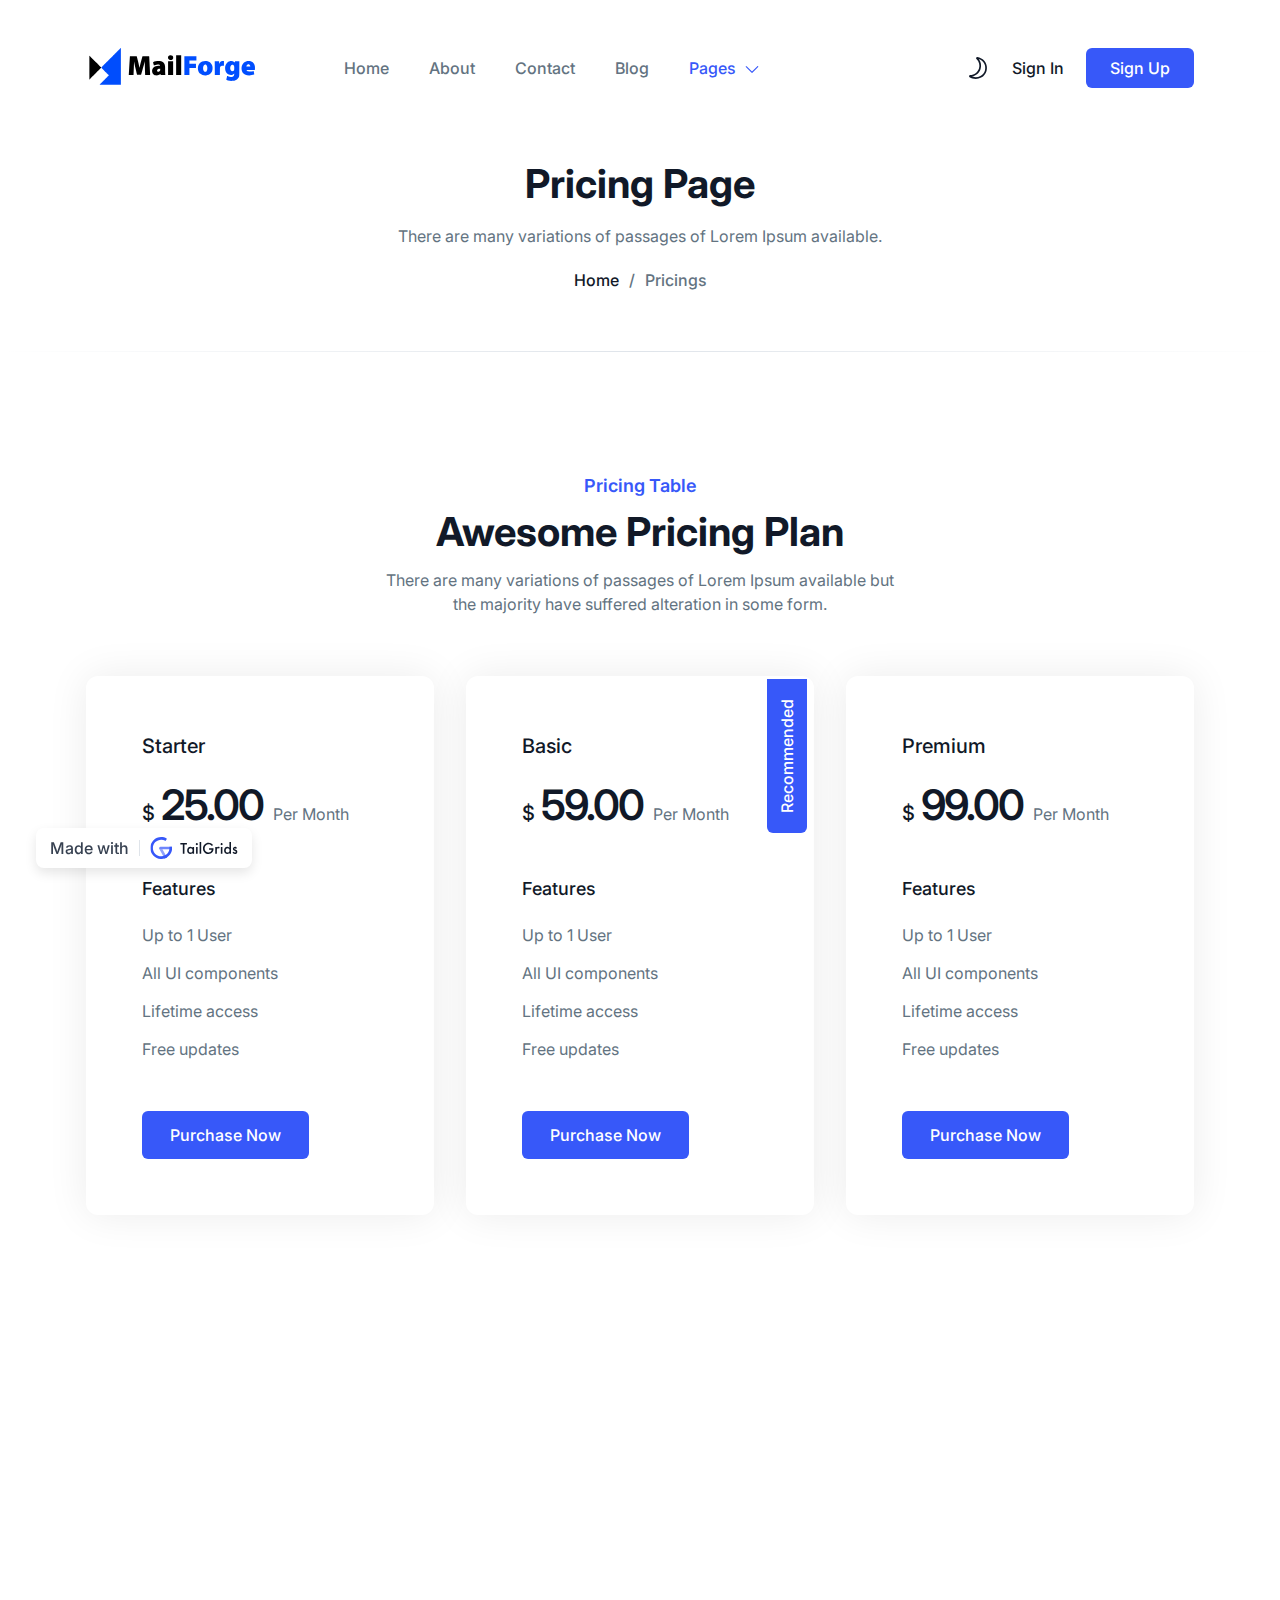
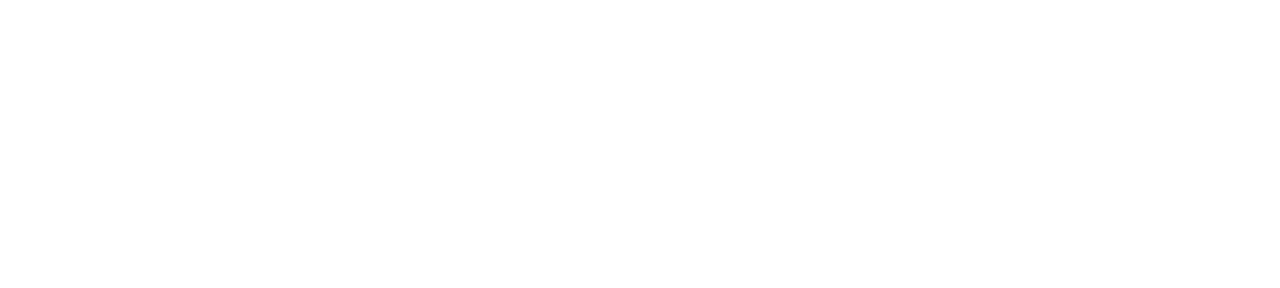
<file: pricing.html>
<!doctype html>
<html lang="en">
  <head>
    <meta charset="UTF-8" />
    <meta http-equiv="X-UA-Compatible" content="IE=edge" />
    <meta name="viewport" content="width=device-width, initial-scale=1.0" />
    <title>Pricing | MailForge</title>
    <link
      rel="shortcut icon"
      href="assets/images/favicon.png"
      type="image/x-icon"
    />
    <link rel="stylesheet" href="assets/css/animate.css" />
    <link rel="stylesheet" href="./src/css/tailwind.css" />
    <!-- ==== WOW JS ==== -->
    <script src="assets/js/wow.min.js"></script>
    <script>
      new WOW().init();
    </script>
  </head>

  <body>
    <!-- ====== Navbar Section Start -->
    <div
      class="absolute top-0 left-0 z-40 flex items-center w-full bg-transparent ud-header"
    >
      <div class="container mx-auto px-4">
        <div class="relative flex items-center justify-between -mx-4">
          <div class="max-w-full px-4 w-60">
            <a href="index.html" class="block w-full py-5 navbar-logo">
              <img
                src="assets/images/logo/logo.svg"
                alt="logo"
                class="w-full dark:hidden"
              />
              <img
                src="assets/images/logo/logo-white.svg"
                alt="logo"
                class="hidden w-full dark:block"
              />
            </a>
          </div>
          <div class="flex items-center justify-between w-full px-4">
            <div>
              <button
                id="navbarToggler"
                class="absolute right-4 top-1/2 block -translate-y-1/2 rounded-lg px-3 py-[6px] ring-primary focus:ring-2 lg:hidden"
              >
                <span
                  class="relative my-[6px] block h-[2px] w-[30px] bg-dark dark:bg-white"
                ></span>
                <span
                  class="relative my-[6px] block h-[2px] w-[30px] bg-dark dark:bg-white"
                ></span>
                <span
                  class="relative my-[6px] block h-[2px] w-[30px] bg-dark dark:bg-white"
                ></span>
              </button>
              <nav
                id="navbarCollapse"
                class="absolute right-4 top-full hidden w-full max-w-[250px] rounded-lg bg-white dark:bg-dark-2 py-5 shadow-lg lg:static lg:block lg:w-full lg:max-w-full lg:bg-transparent dark:lg:bg-transparent lg:py-0 lg:px-4 lg:shadow-none xl:px-6"
              >
                <ul class="blcok lg:flex 2xl:ml-20">
                  <li class="relative group">
                    <a
                      href="#home"
                      class="flex py-2 mx-8 text-base font-medium ud-menu-scroll text-dark dark:text-white group-hover:text-primary lg:mr-0 lg:inline-flex lg:py-6 lg:px-0 lg:text-body-color dark:lg:text-dark-6"
                    >
                      Home
                    </a>
                  </li>
                  <li class="relative group">
                    <a
                      href="/#about"
                      class="flex py-2 mx-8 text-base font-medium ud-menu-scroll text-dark dark:text-white group-hover:text-primary lg:mr-0 lg:ml-7 lg:inline-flex lg:py-6 lg:px-0 lg:text-body-color dark:lg:text-dark-6 xl:ml-10"
                    >
                      About
                    </a>
                  </li>
                  <li class="relative group">
                    <a
                      href="/#pricing"
                      class="flex py-2 mx-8 text-base font-medium ud-menu-scroll text-dark dark:text-white group-hover:text-primary lg:mr-0 lg:ml-7 lg:inline-flex lg:py-6 lg:px-0 lg:text-body-color dark:lg:text-dark-6 xl:ml-10"
                    >
                      Contact
                    </a>
                  </li>
                  <li class="relative group">
                    <a
                      href="blog-grids.html"
                      class="flex py-2 mx-8 text-base font-medium ud-menu-scroll text-dark dark:text-white group-hover:text-primary lg:mr-0 lg:ml-7 lg:inline-flex lg:py-6 lg:px-0 lg:text-body-color dark:lg:text-dark-6 xl:ml-10"
                    >
                      Blog
                    </a>
                  </li>
                  <li class="relative submenu-item group">
                    <a
                      href="javascript:void(0)"
                      class="relative flex items-center justify-between py-2 mx-8 text-base font-medium text-primary group-hover:text-primary lg:mr-0 lg:ml-8 lg:inline-flex lg:py-6 lg:pl-0 lg:pr-4 xl:ml-10"
                    >
                      Pages

                      <svg
                        class="ml-2 fill-current"
                        width="16"
                        height="20"
                        viewBox="0 0 16 20"
                        fill="none"
                        xmlns="http://www.w3.org/2000/svg"
                      >
                        <path
                          d="M7.99999 14.9C7.84999 14.9 7.72499 14.85 7.59999 14.75L1.84999 9.10005C1.62499 8.87505 1.62499 8.52505 1.84999 8.30005C2.07499 8.07505 2.42499 8.07505 2.64999 8.30005L7.99999 13.525L13.35 8.25005C13.575 8.02505 13.925 8.02505 14.15 8.25005C14.375 8.47505 14.375 8.82505 14.15 9.05005L8.39999 14.7C8.27499 14.825 8.14999 14.9 7.99999 14.9Z"
                        />
                      </svg>
                    </a>
                    <div
                      class="submenu relative top-full left-0 hidden w-[250px] rounded-xs bg-white dark:bg-dark-2 p-4 transition-[top] duration-300 group-hover:opacity-100 lg:invisible lg:absolute lg:top-[110%] lg:block lg:opacity-0 lg:shadow-lg lg:group-hover:visible lg:group-hover:top-full"
                    >
                      <a
                        href="about.html"
                        class="block rounded-sm py-[10px] px-4 text-sm text-body-color dark:text-dark-6 hover:text-primary dark:hover:text-primary"
                      >
                        About Page
                      </a>
                      <a
                        href="pricing.html"
                        class="block rounded-sm py-[10px] px-4 text-sm text-primary hover:text-primary dark:hover:text-primary"
                      >
                        Pricing Page
                      </a>
                      <a
                        href="contact.html"
                        class="block rounded-sm py-[10px] px-4 text-sm text-body-color dark:text-dark-6 hover:text-primary dark:hover:text-primary"
                      >
                        Contact Page
                      </a>
                      <a
                        href="blog-grids.html"
                        class="block rounded-sm py-[10px] px-4 text-sm text-body-color dark:text-dark-6 hover:text-primary dark:hover:text-primary"
                      >
                        Blog Grid Page
                      </a>
                      <a
                        href="blog-details.html"
                        class="block rounded-sm py-[10px] px-4 text-sm text-body-color dark:text-dark-6 hover:text-primary dark:hover:text-primary"
                      >
                        Blog Details Page
                      </a>
                      <a
                        href="signup.html"
                        class="block rounded-sm py-[10px] px-4 text-sm text-body-color dark:text-dark-6 hover:text-primary dark:hover:text-primary"
                      >
                        Sign Up Page
                      </a>
                      <a
                        href="signin.html"
                        class="block rounded-sm py-[10px] px-4 text-sm text-body-color dark:text-dark-6 hover:text-primary dark:hover:text-primary"
                      >
                        Sign In Page
                      </a>
                      <a
                        href="404.html"
                        class="block rounded-sm py-[10px] px-4 text-sm text-body-color dark:text-dark-6 hover:text-primary dark:hover:text-primary"
                      >
                        404 Page
                      </a>
                    </div>
                  </li>
                </ul>
              </nav>
            </div>
            <div class="flex items-center justify-end pr-16 lg:pr-0">
              <label
                for="themeSwitcher"
                class="inline-flex items-center cursor-pointer"
                aria-label="themeSwitcher"
                name="themeSwitcher"
              >
                <input
                  type="checkbox"
                  name="themeSwitcher"
                  id="themeSwitcher"
                  class="sr-only"
                />
                <span class="block text-dark dark:hidden dark:text-white">
                  <svg
                    class="fill-current"
                    width="24"
                    height="24"
                    viewBox="0 0 24 24"
                    fill="none"
                    xmlns="http://www.w3.org/2000/svg"
                  >
                    <path
                      d="M13.3125 1.50001C12.675 1.31251 12.0375 1.16251 11.3625 1.05001C10.875 0.975006 10.35 1.23751 10.1625 1.68751C9.93751 2.13751 10.05 2.70001 10.425 3.00001C13.0875 5.47501 14.0625 9.11251 12.975 12.525C11.775 16.3125 8.25001 18.975 4.16251 19.0875C3.63751 19.0875 3.22501 19.425 3.07501 19.9125C2.92501 20.4 3.15001 20.925 3.56251 21.1875C4.50001 21.75 5.43751 22.2 6.37501 22.5C7.46251 22.8375 8.58751 22.9875 9.71251 22.9875C11.625 22.9875 13.5 22.5 15.1875 21.5625C17.85 20.1 19.725 17.7375 20.55 14.8875C22.1625 9.26251 18.975 3.37501 13.3125 1.50001ZM18.9375 14.4C18.2625 16.8375 16.6125 18.825 14.4 20.0625C12.075 21.3375 9.41251 21.6 6.90001 20.85C6.63751 20.775 6.33751 20.6625 6.07501 20.55C10.05 19.7625 13.35 16.9125 14.5875 13.0125C15.675 9.56251 15 5.92501 12.7875 3.07501C17.5875 4.68751 20.2875 9.67501 18.9375 14.4Z"
                    />
                  </svg>
                </span>
                <span class="hidden text-dark dark:block dark:text-white">
                  <svg
                    class="fill-current"
                    width="24"
                    height="24"
                    viewBox="0 0 24 24"
                    fill="none"
                    xmlns="http://www.w3.org/2000/svg"
                  >
                    <g clip-path="url(#clip0_2172_3070)">
                      <path
                        d="M12 6.89999C9.18752 6.89999 6.90002 9.18749 6.90002 12C6.90002 14.8125 9.18752 17.1 12 17.1C14.8125 17.1 17.1 14.8125 17.1 12C17.1 9.18749 14.8125 6.89999 12 6.89999ZM12 15.4125C10.125 15.4125 8.58752 13.875 8.58752 12C8.58752 10.125 10.125 8.58749 12 8.58749C13.875 8.58749 15.4125 10.125 15.4125 12C15.4125 13.875 13.875 15.4125 12 15.4125Z"
                      />
                      <path
                        d="M12 4.2375C12.45 4.2375 12.8625 3.8625 12.8625 3.375V1.5C12.8625 1.05 12.4875 0.637497 12 0.637497C11.55 0.637497 11.1375 1.0125 11.1375 1.5V3.4125C11.175 3.8625 11.55 4.2375 12 4.2375Z"
                      />
                      <path
                        d="M12 19.7625C11.55 19.7625 11.1375 20.1375 11.1375 20.625V22.5C11.1375 22.95 11.5125 23.3625 12 23.3625C12.45 23.3625 12.8625 22.9875 12.8625 22.5V20.5875C12.8625 20.1375 12.45 19.7625 12 19.7625Z"
                      />
                      <path
                        d="M18.1125 6.74999C18.3375 6.74999 18.5625 6.67499 18.7125 6.48749L19.9125 5.28749C20.25 4.94999 20.25 4.42499 19.9125 4.08749C19.575 3.74999 19.05 3.74999 18.7125 4.08749L17.5125 5.28749C17.175 5.62499 17.175 6.14999 17.5125 6.48749C17.6625 6.67499 17.8875 6.74999 18.1125 6.74999Z"
                      />
                      <path
                        d="M5.32501 17.5125L4.12501 18.675C3.78751 19.0125 3.78751 19.5375 4.12501 19.875C4.27501 20.025 4.50001 20.1375 4.72501 20.1375C4.95001 20.1375 5.17501 20.0625 5.32501 19.875L6.52501 18.675C6.86251 18.3375 6.86251 17.8125 6.52501 17.475C6.18751 17.175 5.62501 17.175 5.32501 17.5125Z"
                      />
                      <path
                        d="M22.5 11.175H20.5875C20.1375 11.175 19.725 11.55 19.725 12.0375C19.725 12.4875 20.1 12.9 20.5875 12.9H22.5C22.95 12.9 23.3625 12.525 23.3625 12.0375C23.3625 11.55 22.95 11.175 22.5 11.175Z"
                      />
                      <path
                        d="M4.23751 12C4.23751 11.55 3.86251 11.1375 3.37501 11.1375H1.50001C1.05001 11.1375 0.637512 11.5125 0.637512 12C0.637512 12.45 1.01251 12.8625 1.50001 12.8625H3.41251C3.86251 12.8625 4.23751 12.45 4.23751 12Z"
                      />
                      <path
                        d="M18.675 17.5125C18.3375 17.175 17.8125 17.175 17.475 17.5125C17.1375 17.85 17.1375 18.375 17.475 18.7125L18.675 19.9125C18.825 20.0625 19.05 20.175 19.275 20.175C19.5 20.175 19.725 20.1 19.875 19.9125C20.2125 19.575 20.2125 19.05 19.875 18.7125L18.675 17.5125Z"
                      />
                      <path
                        d="M5.32501 4.125C4.98751 3.7875 4.46251 3.7875 4.12501 4.125C3.78751 4.4625 3.78751 4.9875 4.12501 5.325L5.32501 6.525C5.47501 6.675 5.70001 6.7875 5.92501 6.7875C6.15001 6.7875 6.37501 6.7125 6.52501 6.525C6.86251 6.1875 6.86251 5.6625 6.52501 5.325L5.32501 4.125Z"
                      />
                    </g>
                    <defs>
                      <clipPath id="clip0_2172_3070">
                        <rect width="24" height="24" fill="white" />
                      </clipPath>
                    </defs>
                  </svg>
                </span>
              </label>
              <div class="hidden sm:flex">
                <a
                  href="signin.html"
                  class="loginBtn py-2 px-[22px] text-base font-medium text-dark dark:text-white hover:opacity-70"
                >
                  Sign In
                </a>
                <a
                  href="signup.html"
                  class="px-6 py-2 text-base font-medium text-white duration-300 ease-in-out rounded-md signUpBtn bg-primary hover:bg-blue-dark"
                >
                  Sign Up
                </a>
              </div>
            </div>
          </div>
        </div>
      </div>
    </div>
    <!-- ====== Navbar Section End -->

    <!-- ====== Banner Section Start -->
    <div
      class="relative z-10 overflow-hidden pt-[120px] pb-[60px] md:pt-[130px] lg:pt-[160px] dark:bg-dark"
    >
      <div
        class="absolute bottom-0 left-0 w-full h-px bg-linear-to-r from-stroke/0 via-stroke dark:via-dark-3 to-stroke/0"
      ></div>
      <div class="container mx-auto px-4">
        <div class="flex flex-wrap items-center -mx-4">
          <div class="w-full px-4">
            <div class="text-center">
              <h1
                class="mb-4 text-3xl font-bold text-dark dark:text-white sm:text-4xl md:text-[40px] md:leading-[1.2]"
              >
                Pricing Page
              </h1>
              <p class="mb-5 text-base text-body-color dark:text-dark-6">
                There are many variations of passages of Lorem Ipsum available.
              </p>

              <ul class="flex items-center justify-center gap-[10px]">
                <li>
                  <a
                    href="index.html"
                    class="flex items-center gap-[10px] text-base font-medium text-dark dark:text-white"
                  >
                    Home
                  </a>
                </li>
                <li>
                  <a
                    href="javascript:void(0)"
                    class="flex items-center gap-[10px] text-base font-medium text-body-color"
                  >
                    <span class="text-body-color dark:text-dark-6"> / </span>
                    Pricings
                  </a>
                </li>
              </ul>
            </div>
          </div>
        </div>
      </div>
    </div>
    <!-- ====== Banner Section End -->

    <!-- ====== Pricing Section Start -->
    <section
      id="pricing"
      class="relative z-20 overflow-hidden bg-white dark:bg-dark pt-20 pb-12 lg:pt-[120px] lg:pb-[90px]"
    >
      <div class="container mx-auto px-4">
        <div class="flex flex-wrap -mx-4">
          <div class="w-full px-4">
            <div class="mx-auto mb-[60px] max-w-[510px] text-center">
              <span class="block mb-2 text-lg font-semibold text-primary">
                Pricing Table
              </span>
              <h2
                class="mb-3 text-3xl font-bold text-dark dark:text-white sm:text-4xl md:leading-[1.2] md:text-[40px]"
              >
                Awesome Pricing Plan
              </h2>
              <p class="text-base text-body-color dark:text-dark-6">
                There are many variations of passages of Lorem Ipsum available
                but the majority have suffered alteration in some form.
              </p>
            </div>
          </div>
        </div>
        <div class="flex flex-wrap justify-center -mx-4">
          <div class="w-full px-4 md:w-1/2 lg:w-1/3">
            <div
              class="relative z-10 px-8 py-10 mb-10 overflow-hidden bg-white rounded-xl dark:bg-dark-2 shadow-pricing sm:p-12 lg:py-10 lg:px-6 xl:p-14"
            >
              <span
                class="block mb-5 text-xl font-medium text-dark dark:text-white"
              >
                Starter
              </span>
              <h2
                class="mb-11 text-4xl font-semibold text-dark dark:text-white xl:leading-[1.21] xl:text-[42px]"
              >
                <span class="text-xl font-medium">$</span>
                <span class="-ml-1 -tracking-[2px]">25.00</span>
                <span
                  class="text-base font-normal text-body-color dark:text-dark-6"
                >
                  Per Month
                </span>
              </h2>
              <div class="mb-[50px]">
                <h5 class="mb-5 text-lg font-medium text-dark dark:text-white">
                  Features
                </h5>
                <div class="flex flex-col gap-[14px]">
                  <p class="text-base text-body-color dark:text-dark-6">
                    Up to 1 User
                  </p>
                  <p class="text-base text-body-color dark:text-dark-6">
                    All UI components
                  </p>
                  <p class="text-base text-body-color dark:text-dark-6">
                    Lifetime access
                  </p>
                  <p class="text-base text-body-color dark:text-dark-6">
                    Free updates
                  </p>
                </div>
              </div>
              <a
                href="javascript:void(0)"
                class="inline-block py-3 text-base font-medium text-center text-white transition rounded-md bg-primary px-7 hover:bg-blue-dark"
              >
                Purchase Now
              </a>
            </div>
          </div>
          <div class="w-full px-4 md:w-1/2 lg:w-1/3">
            <div
              class="relative z-10 px-8 py-10 mb-10 overflow-hidden bg-white rounded-xl dark:bg-dark-2 shadow-pricing sm:p-12 lg:py-10 lg:px-6 xl:p-14"
            >
              <p
                class="absolute right-[-50px] top-[60px] inline-block -rotate-90 rounded-tl-md rounded-bl-md bg-primary py-2 px-5 text-base font-medium text-white"
              >
                Recommended
              </p>
              <span
                class="block mb-5 text-xl font-medium text-dark dark:text-white"
              >
                Basic
              </span>
              <h2
                class="mb-11 text-4xl font-semibold text-dark dark:text-white xl:leading-[1.21] xl:text-[42px]"
              >
                <span class="text-xl font-medium">$</span>
                <span class="-ml-1 -tracking-[2px]">59.00</span>
                <span
                  class="text-base font-normal text-body-color dark:text-dark-6"
                >
                  Per Month
                </span>
              </h2>
              <div class="mb-[50px]">
                <h5 class="mb-5 text-lg font-medium text-dark dark:text-white">
                  Features
                </h5>
                <div class="flex flex-col gap-[14px]">
                  <p class="text-base text-body-color dark:text-dark-6">
                    Up to 1 User
                  </p>
                  <p class="text-base text-body-color dark:text-dark-6">
                    All UI components
                  </p>
                  <p class="text-base text-body-color dark:text-dark-6">
                    Lifetime access
                  </p>
                  <p class="text-base text-body-color dark:text-dark-6">
                    Free updates
                  </p>
                </div>
              </div>
              <a
                href="javascript:void(0)"
                class="inline-block py-3 text-base font-medium text-center text-white transition rounded-md bg-primary px-7 hover:bg-blue-dark"
              >
                Purchase Now
              </a>
            </div>
          </div>
          <div class="w-full px-4 md:w-1/2 lg:w-1/3">
            <div
              class="relative z-10 px-8 py-10 mb-10 overflow-hidden bg-white rounded-xl dark:bg-dark-2 shadow-pricing sm:p-12 lg:py-10 lg:px-6 xl:p-14"
            >
              <span
                class="block mb-5 text-xl font-medium text-dark dark:text-white"
              >
                Premium
              </span>
              <h2
                class="mb-11 text-4xl font-semibold text-dark dark:text-white xl:leading-[1.21] xl:text-[42px]"
              >
                <span class="text-xl font-medium">$</span>
                <span class="-ml-1 -tracking-[2px]">99.00</span>
                <span
                  class="text-base font-normal text-body-color dark:text-dark-6"
                >
                  Per Month
                </span>
              </h2>
              <div class="mb-[50px]">
                <h5 class="mb-5 text-lg font-medium text-dark dark:text-white">
                  Features
                </h5>
                <div class="flex flex-col gap-[14px]">
                  <p class="text-base text-body-color dark:text-dark-6">
                    Up to 1 User
                  </p>
                  <p class="text-base text-body-color dark:text-dark-6">
                    All UI components
                  </p>
                  <p class="text-base text-body-color dark:text-dark-6">
                    Lifetime access
                  </p>
                  <p class="text-base text-body-color dark:text-dark-6">
                    Free updates
                  </p>
                </div>
              </div>
              <a
                href="javascript:void(0)"
                class="inline-block py-3 text-base font-medium text-center text-white transition rounded-md bg-primary px-7 hover:bg-blue-dark"
              >
                Purchase Now
              </a>
            </div>
          </div>
        </div>
      </div>
    </section>
    <!-- ====== Pricing Section End -->

    <!-- ====== Footer Section Start -->
    <footer
      class="wow fadeInUp relative z-10 bg-[#090E34] pt-20 lg:pt-[100px]"
      data-wow-delay=".15s"
    >
      <div class="container mx-auto px-4">
        <div class="flex flex-wrap -mx-4">
          <div class="w-full px-4 sm:w-1/2 md:w-1/2 lg:w-4/12 xl:w-3/12">
            <div class="w-full mb-10">
              <a
                href="javascript:void(0)"
                class="mb-6 inline-block max-w-[160px]"
              >
                <img
                  src="assets/images/logo/logo-white.svg"
                  alt="logo"
                  class="max-w-full"
                />
              </a>
              <p class="mb-8 max-w-[270px] text-base text-gray-7">
                We create digital experiences for brands and companies by using
                technology.
              </p>
              <div class="flex items-center -mx-3">
                <a
                  href="javascript:void(0)"
                  class="px-3 text-gray-7 hover:text-white"
                >
                  <svg
                    width="22"
                    height="22"
                    viewBox="0 0 22 22"
                    fill="none"
                    xmlns="http://www.w3.org/2000/svg"
                    class="fill-current"
                  >
                    <path
                      d="M16.294 8.86875H14.369H13.6815V8.18125V6.05V5.3625H14.369H15.8128C16.1909 5.3625 16.5003 5.0875 16.5003 4.675V1.03125C16.5003 0.653125 16.2253 0.34375 15.8128 0.34375H13.3034C10.5878 0.34375 8.69714 2.26875 8.69714 5.12187V8.1125V8.8H8.00964H5.67214C5.19089 8.8 4.74402 9.17812 4.74402 9.72812V12.2031C4.74402 12.6844 5.12214 13.1313 5.67214 13.1313H7.94089H8.62839V13.8188V20.7281C8.62839 21.2094 9.00652 21.6562 9.55652 21.6562H12.7878C12.994 21.6562 13.1659 21.5531 13.3034 21.4156C13.4409 21.2781 13.544 21.0375 13.544 20.8312V13.8531V13.1656H14.2659H15.8128C16.2596 13.1656 16.6034 12.8906 16.6721 12.4781V12.4438V12.4094L17.1534 10.0375C17.1878 9.79688 17.1534 9.52187 16.9471 9.24687C16.8784 9.075 16.569 8.90312 16.294 8.86875Z"
                    />
                  </svg>
                </a>
                <a
                  href="javascript:void(0)"
                  class="px-3 text-gray-7 hover:text-white"
                >
                  <svg
                    width="22"
                    height="22"
                    viewBox="0 0 22 22"
                    fill="none"
                    xmlns="http://www.w3.org/2000/svg"
                    class="fill-current"
                  >
                    <path
                      d="M20.1236 5.91236C20.2461 5.76952 20.0863 5.58286 19.905 5.64972C19.5004 5.79896 19.1306 5.8974 18.5837 5.95817C19.2564 5.58362 19.5693 5.04828 19.8237 4.39259C19.885 4.23443 19.7 4.09092 19.5406 4.16647C18.8931 4.47345 18.1945 4.70121 17.4599 4.83578C16.7338 4.11617 15.6988 3.6665 14.5539 3.6665C12.3554 3.6665 10.5725 5.32454 10.5725 7.36908C10.5725 7.65933 10.6081 7.94206 10.6752 8.21276C7.51486 8.06551 4.6968 6.71359 2.73896 4.64056C2.60477 4.49848 2.36128 4.51734 2.27772 4.69063C2.05482 5.15296 1.93056 5.66584 1.93056 6.20582C1.93056 7.49014 2.6332 8.62331 3.70132 9.28732C3.22241 9.27293 2.76441 9.17961 2.34234 9.02125C2.13684 8.94416 1.90127 9.07964 1.92888 9.28686C2.14084 10.8781 3.42915 12.1909 5.09205 12.5011C4.75811 12.586 4.40639 12.6311 4.04253 12.6311C3.95431 12.6311 3.86685 12.6284 3.78019 12.6231C3.55967 12.6094 3.38044 12.8067 3.47499 12.9954C4.09879 14.2404 5.44575 15.1096 7.0132 15.1367C5.65077 16.13 3.93418 16.7218 2.06882 16.7218C1.83882 16.7218 1.74015 17.0175 1.9442 17.1178C3.52016 17.8924 5.31487 18.3332 7.22182 18.3332C14.545 18.3332 18.549 12.6914 18.549 7.79843C18.549 7.63827 18.545 7.47811 18.5377 7.31945C19.1321 6.92012 19.6664 6.44528 20.1236 5.91236Z"
                    />
                  </svg>
                </a>
                <a
                  href="javascript:void(0)"
                  class="px-3 text-gray-7 hover:text-white"
                >
                  <svg
                    width="22"
                    height="22"
                    viewBox="0 0 22 22"
                    fill="none"
                    xmlns="http://www.w3.org/2000/svg"
                    class="fill-current"
                  >
                    <path
                      d="M11.0297 14.4305C12.9241 14.4305 14.4598 12.8948 14.4598 11.0004C14.4598 9.10602 12.9241 7.57031 11.0297 7.57031C9.13529 7.57031 7.59958 9.10602 7.59958 11.0004C7.59958 12.8948 9.13529 14.4305 11.0297 14.4305Z"
                    />
                    <path
                      d="M14.7554 1.8335H7.24463C4.25807 1.8335 1.83334 4.25823 1.83334 7.24479V14.6964C1.83334 17.7421 4.25807 20.1668 7.24463 20.1668H14.6962C17.7419 20.1668 20.1667 17.7421 20.1667 14.7555V7.24479C20.1667 4.25823 17.7419 1.8335 14.7554 1.8335ZM11.0296 15.4948C8.51614 15.4948 6.53496 13.4545 6.53496 11.0002C6.53496 8.54586 8.54571 6.50554 11.0296 6.50554C13.4839 6.50554 15.4946 8.54586 15.4946 11.0002C15.4946 13.4545 13.5134 15.4948 11.0296 15.4948ZM17.2393 6.91952C16.9436 7.24479 16.5 7.42221 15.9973 7.42221C15.5538 7.42221 15.1102 7.24479 14.7554 6.91952C14.4301 6.59425 14.2527 6.18027 14.2527 5.67758C14.2527 5.17489 14.4301 4.79049 14.7554 4.43565C15.0807 4.08081 15.4946 3.90339 15.9973 3.90339C16.4409 3.90339 16.914 4.08081 17.2393 4.40608C17.535 4.79049 17.7419 5.23403 17.7419 5.70715C17.7124 6.18027 17.535 6.59425 17.2393 6.91952Z"
                    />
                    <path
                      d="M16.0276 4.96777C15.6432 4.96777 15.318 5.29304 15.318 5.67745C15.318 6.06186 15.6432 6.38713 16.0276 6.38713C16.412 6.38713 16.7373 6.06186 16.7373 5.67745C16.7373 5.29304 16.4416 4.96777 16.0276 4.96777Z"
                    />
                  </svg>
                </a>
                <a
                  href="javascript:void(0)"
                  class="px-3 text-gray-7 hover:text-white"
                >
                  <svg
                    width="22"
                    height="22"
                    viewBox="0 0 22 22"
                    fill="none"
                    xmlns="http://www.w3.org/2000/svg"
                    class="fill-current"
                  >
                    <path
                      d="M18.8065 1.8335H3.16399C2.42474 1.8335 1.83334 2.42489 1.83334 3.16414V18.8362C1.83334 19.5459 2.42474 20.1668 3.16399 20.1668H18.7473C19.4866 20.1668 20.078 19.5754 20.078 18.8362V3.13457C20.1371 2.42489 19.5457 1.8335 18.8065 1.8335ZM7.24464 17.4168H4.55379V8.69371H7.24464V17.4168ZM5.88443 7.48135C4.99733 7.48135 4.31721 6.77167 4.31721 5.91414C4.31721 5.05661 5.0269 4.34694 5.88443 4.34694C6.74196 4.34694 7.45163 5.05661 7.45163 5.91414C7.45163 6.77167 6.8011 7.48135 5.88443 7.48135ZM17.4463 17.4168H14.7554V13.1883C14.7554 12.183 14.7258 10.8523 13.336 10.8523C11.9167 10.8523 11.7097 11.976 11.7097 13.0996V17.4168H9.01884V8.69371H11.6506V9.90608H11.6801C12.0645 9.1964 12.9221 8.48672 14.2527 8.48672C17.0027 8.48672 17.5054 10.2609 17.5054 12.6856V17.4168H17.4463Z"
                    />
                  </svg>
                </a>
              </div>
            </div>
          </div>
          <div class="w-full px-4 sm:w-1/2 md:w-1/2 lg:w-2/12 xl:w-2/12">
            <div class="w-full mb-10">
              <h4 class="text-lg font-semibold text-white mb-9">About Us</h4>
              <ul>
                <li>
                  <a
                    href="javascript:void(0)"
                    class="inline-block mb-3 text-base text-gray-7 hover:text-primary"
                  >
                    Home
                  </a>
                </li>
                <li>
                  <a
                    href="javascript:void(0)"
                    class="inline-block mb-3 text-base text-gray-7 hover:text-primary"
                  >
                    Features
                  </a>
                </li>
                <li>
                  <a
                    href="javascript:void(0)"
                    class="inline-block mb-3 text-base text-gray-7 hover:text-primary"
                  >
                    About
                  </a>
                </li>
                <li>
                  <a
                    href="javascript:void(0)"
                    class="inline-block mb-3 text-base text-gray-7 hover:text-primary"
                  >
                    Testimonial
                  </a>
                </li>
              </ul>
            </div>
          </div>
          <div class="w-full px-4 sm:w-1/2 md:w-1/2 lg:w-3/12 xl:w-2/12">
            <div class="w-full mb-10">
              <h4 class="text-lg font-semibold text-white mb-9">Features</h4>
              <ul>
                <li>
                  <a
                    href="javascript:void(0)"
                    class="inline-block mb-3 text-base text-gray-7 hover:text-primary"
                  >
                    How it works
                  </a>
                </li>
                <li>
                  <a
                    href="javascript:void(0)"
                    class="inline-block mb-3 text-base text-gray-7 hover:text-primary"
                  >
                    Privacy policy
                  </a>
                </li>
                <li>
                  <a
                    href="javascript:void(0)"
                    class="inline-block mb-3 text-base text-gray-7 hover:text-primary"
                  >
                    Terms of Service
                  </a>
                </li>
                <li>
                  <a
                    href="javascript:void(0)"
                    class="inline-block mb-3 text-base text-gray-7 hover:text-primary"
                  >
                    Refund policy
                  </a>
                </li>
              </ul>
            </div>
          </div>
          <div class="w-full px-4 sm:w-1/2 md:w-1/2 lg:w-3/12 xl:w-2/12">
            <div class="w-full mb-10">
              <h4 class="text-lg font-semibold text-white mb-9">
                Our Products
              </h4>
              <ul>
                <li>
                  <a
                    href="javascript:void(0)"
                    class="inline-block mb-3 text-base text-gray-7 hover:text-primary"
                  >
                    LineIcons
                  </a>
                </li>
                <li>
                  <a
                    href="javascript:void(0)"
                    class="inline-block mb-3 text-base text-gray-7 hover:text-primary"
                  >
                    Ecommerce HTML
                  </a>
                </li>
                <li>
                  <a
                    href="javascript:void(0)"
                    class="inline-block mb-3 text-base text-gray-7 hover:text-primary"
                  >
                    TailAdmin
                  </a>
                </li>
                <li>
                  <a
                    href="javascript:void(0)"
                    class="inline-block mb-3 text-base text-gray-7 hover:text-primary"
                  >
                    PlainAdmin
                  </a>
                </li>
              </ul>
            </div>
          </div>
          <div class="w-full px-4 md:w-2/3 lg:w-6/12 xl:w-3/12">
            <div class="w-full mb-10">
              <h4 class="text-lg font-semibold text-white mb-9">Latest blog</h4>
              <div class="flex flex-col gap-8">
                <a
                  href="blog-details.html"
                  class="group flex items-center gap-[22px]"
                >
                  <div class="overflow-hidden rounded-sm">
                    <img
                      src="./assets/images/blog/blog-footer-01.jpg"
                      alt="blog"
                    />
                  </div>
                  <span
                    class="max-w-[180px] text-gray-7 text-base group-hover:text-white"
                  >
                    I think really important to design with...
                  </span>
                </a>
                <a
                  href="blog-details.html"
                  class="group flex items-center gap-[22px]"
                >
                  <div class="overflow-hidden rounded-sm">
                    <img
                      src="./assets/images/blog/blog-footer-02.jpg"
                      alt="blog"
                    />
                  </div>
                  <span
                    class="max-w-[180px] text-gray-7 text-base group-hover:text-white"
                  >
                    Recognizing the need is the primary...
                  </span>
                </a>
              </div>
            </div>
          </div>
        </div>
      </div>

      <div class="mt-12 border-t border-[#8890A4]/40 py-8 lg:mt-[60px]">
        <div class="container mx-auto px-4">
          <div class="flex flex-wrap -mx-4">
            <div class="w-full px-4 md:w-2/3 lg:w-1/2">
              <div class="my-1">
                <div
                  class="flex items-center justify-center -mx-3 md:justify-start"
                >
                  <a
                    href="javascript:void(0)"
                    class="px-3 text-base text-gray-7 hover:text-white hover:underline"
                  >
                    Privacy policy
                  </a>
                  <a
                    href="javascript:void(0)"
                    class="px-3 text-base text-gray-7 hover:text-white hover:underline"
                  >
                    Legal notice
                  </a>
                  <a
                    href="javascript:void(0)"
                    class="px-3 text-base text-gray-7 hover:text-white hover:underline"
                  >
                    Terms of service
                  </a>
                </div>
              </div>
            </div>
            <div class="w-full px-4 md:w-1/3 lg:w-1/2">
              <div class="flex justify-center my-1 md:justify-end">
                <p class="text-base text-gray-7">
                  Designed and Developed by
                  <a
                    href="https://tailgrids.com"
                    rel="nofollow noopner"
                    target="_blank"
                    class="text-gray-1 hover:underline"
                  >
                    TailGrids and UIdeck
                  </a>
                </p>
              </div>
            </div>
          </div>
        </div>
      </div>

      <div>
        <span class="absolute left-0 top-0 z-[-1]">
          <img src="assets/images/footer/shape-1.svg" alt="" />
        </span>

        <span class="absolute bottom-0 right-0 z-[-1]">
          <img src="assets/images/footer/shape-3.svg" alt="" />
        </span>

        <span class="absolute top-0 right-0 z-[-1]">
          <svg
            width="102"
            height="102"
            viewBox="0 0 102 102"
            fill="none"
            xmlns="http://www.w3.org/2000/svg"
          >
            <path
              d="M1.8667 33.1956C2.89765 33.1956 3.7334 34.0318 3.7334 35.0633C3.7334 36.0947 2.89765 36.9309 1.8667 36.9309C0.835744 36.9309 4.50645e-08 36.0947 0 35.0633C-4.50645e-08 34.0318 0.835744 33.1956 1.8667 33.1956Z"
              fill="white"
              fill-opacity="0.08"
            ></path>
            <path
              d="M18.2939 33.1956C19.3249 33.1956 20.1606 34.0318 20.1606 35.0633C20.1606 36.0947 19.3249 36.9309 18.2939 36.9309C17.263 36.9309 16.4272 36.0947 16.4272 35.0633C16.4272 34.0318 17.263 33.1956 18.2939 33.1956Z"
              fill="white"
              fill-opacity="0.08"
            ></path>
            <path
              d="M34.7209 33.195C35.7519 33.195 36.5876 34.0311 36.5876 35.0626C36.5876 36.0941 35.7519 36.9303 34.7209 36.9303C33.69 36.9303 32.8542 36.0941 32.8542 35.0626C32.8542 34.0311 33.69 33.195 34.7209 33.195Z"
              fill="white"
              fill-opacity="0.08"
            ></path>
            <path
              d="M50.9341 33.195C51.965 33.195 52.8008 34.0311 52.8008 35.0626C52.8008 36.0941 51.965 36.9303 50.9341 36.9303C49.9031 36.9303 49.0674 36.0941 49.0674 35.0626C49.0674 34.0311 49.9031 33.195 50.9341 33.195Z"
              fill="white"
              fill-opacity="0.08"
            ></path>
            <path
              d="M1.8667 16.7605C2.89765 16.7605 3.7334 17.5966 3.7334 18.6281C3.7334 19.6596 2.89765 20.4957 1.8667 20.4957C0.835744 20.4957 4.50645e-08 19.6596 0 18.6281C-4.50645e-08 17.5966 0.835744 16.7605 1.8667 16.7605Z"
              fill="white"
              fill-opacity="0.08"
            ></path>
            <path
              d="M18.2939 16.7605C19.3249 16.7605 20.1606 17.5966 20.1606 18.6281C20.1606 19.6596 19.3249 20.4957 18.2939 20.4957C17.263 20.4957 16.4272 19.6596 16.4272 18.6281C16.4272 17.5966 17.263 16.7605 18.2939 16.7605Z"
              fill="white"
              fill-opacity="0.08"
            ></path>
            <path
              d="M34.7209 16.7605C35.7519 16.7605 36.5876 17.5966 36.5876 18.6281C36.5876 19.6596 35.7519 20.4957 34.7209 20.4957C33.69 20.4957 32.8542 19.6596 32.8542 18.6281C32.8542 17.5966 33.69 16.7605 34.7209 16.7605Z"
              fill="white"
              fill-opacity="0.08"
            ></path>
            <path
              d="M50.9341 16.7605C51.965 16.7605 52.8008 17.5966 52.8008 18.6281C52.8008 19.6596 51.965 20.4957 50.9341 20.4957C49.9031 20.4957 49.0674 19.6596 49.0674 18.6281C49.0674 17.5966 49.9031 16.7605 50.9341 16.7605Z"
              fill="white"
              fill-opacity="0.08"
            ></path>
            <path
              d="M1.8667 0.324951C2.89765 0.324951 3.7334 1.16115 3.7334 2.19261C3.7334 3.22408 2.89765 4.06024 1.8667 4.06024C0.835744 4.06024 4.50645e-08 3.22408 0 2.19261C-4.50645e-08 1.16115 0.835744 0.324951 1.8667 0.324951Z"
              fill="white"
              fill-opacity="0.08"
            ></path>
            <path
              d="M18.2939 0.324951C19.3249 0.324951 20.1606 1.16115 20.1606 2.19261C20.1606 3.22408 19.3249 4.06024 18.2939 4.06024C17.263 4.06024 16.4272 3.22408 16.4272 2.19261C16.4272 1.16115 17.263 0.324951 18.2939 0.324951Z"
              fill="white"
              fill-opacity="0.08"
            ></path>
            <path
              d="M34.7209 0.325302C35.7519 0.325302 36.5876 1.16147 36.5876 2.19293C36.5876 3.2244 35.7519 4.06056 34.7209 4.06056C33.69 4.06056 32.8542 3.2244 32.8542 2.19293C32.8542 1.16147 33.69 0.325302 34.7209 0.325302Z"
              fill="white"
              fill-opacity="0.08"
            ></path>
            <path
              d="M50.9341 0.325302C51.965 0.325302 52.8008 1.16147 52.8008 2.19293C52.8008 3.2244 51.965 4.06056 50.9341 4.06056C49.9031 4.06056 49.0674 3.2244 49.0674 2.19293C49.0674 1.16147 49.9031 0.325302 50.9341 0.325302Z"
              fill="white"
              fill-opacity="0.08"
            ></path>
            <path
              d="M66.9037 33.1956C67.9346 33.1956 68.7704 34.0318 68.7704 35.0633C68.7704 36.0947 67.9346 36.9309 66.9037 36.9309C65.8727 36.9309 65.037 36.0947 65.037 35.0633C65.037 34.0318 65.8727 33.1956 66.9037 33.1956Z"
              fill="white"
              fill-opacity="0.08"
            ></path>
            <path
              d="M83.3307 33.1956C84.3616 33.1956 85.1974 34.0318 85.1974 35.0633C85.1974 36.0947 84.3616 36.9309 83.3307 36.9309C82.2997 36.9309 81.464 36.0947 81.464 35.0633C81.464 34.0318 82.2997 33.1956 83.3307 33.1956Z"
              fill="white"
              fill-opacity="0.08"
            ></path>
            <path
              d="M99.7576 33.1956C100.789 33.1956 101.624 34.0318 101.624 35.0633C101.624 36.0947 100.789 36.9309 99.7576 36.9309C98.7266 36.9309 97.8909 36.0947 97.8909 35.0633C97.8909 34.0318 98.7266 33.1956 99.7576 33.1956Z"
              fill="white"
              fill-opacity="0.08"
            ></path>
            <path
              d="M66.9037 16.7605C67.9346 16.7605 68.7704 17.5966 68.7704 18.6281C68.7704 19.6596 67.9346 20.4957 66.9037 20.4957C65.8727 20.4957 65.037 19.6596 65.037 18.6281C65.037 17.5966 65.8727 16.7605 66.9037 16.7605Z"
              fill="white"
              fill-opacity="0.08"
            ></path>
            <path
              d="M83.3307 16.7605C84.3616 16.7605 85.1974 17.5966 85.1974 18.6281C85.1974 19.6596 84.3616 20.4957 83.3307 20.4957C82.2997 20.4957 81.464 19.6596 81.464 18.6281C81.464 17.5966 82.2997 16.7605 83.3307 16.7605Z"
              fill="white"
              fill-opacity="0.08"
            ></path>
            <path
              d="M99.7576 16.7605C100.789 16.7605 101.624 17.5966 101.624 18.6281C101.624 19.6596 100.789 20.4957 99.7576 20.4957C98.7266 20.4957 97.8909 19.6596 97.8909 18.6281C97.8909 17.5966 98.7266 16.7605 99.7576 16.7605Z"
              fill="white"
              fill-opacity="0.08"
            ></path>
            <path
              d="M66.9037 0.324966C67.9346 0.324966 68.7704 1.16115 68.7704 2.19261C68.7704 3.22408 67.9346 4.06024 66.9037 4.06024C65.8727 4.06024 65.037 3.22408 65.037 2.19261C65.037 1.16115 65.8727 0.324966 66.9037 0.324966Z"
              fill="white"
              fill-opacity="0.08"
            ></path>
            <path
              d="M83.3307 0.324951C84.3616 0.324951 85.1974 1.16115 85.1974 2.19261C85.1974 3.22408 84.3616 4.06024 83.3307 4.06024C82.2997 4.06024 81.464 3.22408 81.464 2.19261C81.464 1.16115 82.2997 0.324951 83.3307 0.324951Z"
              fill="white"
              fill-opacity="0.08"
            ></path>
            <path
              d="M99.7576 0.324951C100.789 0.324951 101.624 1.16115 101.624 2.19261C101.624 3.22408 100.789 4.06024 99.7576 4.06024C98.7266 4.06024 97.8909 3.22408 97.8909 2.19261C97.8909 1.16115 98.7266 0.324951 99.7576 0.324951Z"
              fill="white"
              fill-opacity="0.08"
            ></path>
            <path
              d="M1.8667 82.2029C2.89765 82.2029 3.7334 83.039 3.7334 84.0705C3.7334 85.102 2.89765 85.9382 1.8667 85.9382C0.835744 85.9382 4.50645e-08 85.102 0 84.0705C-4.50645e-08 83.039 0.835744 82.2029 1.8667 82.2029Z"
              fill="white"
              fill-opacity="0.08"
            ></path>
            <path
              d="M18.2939 82.2029C19.3249 82.2029 20.1606 83.039 20.1606 84.0705C20.1606 85.102 19.3249 85.9382 18.2939 85.9382C17.263 85.9382 16.4272 85.102 16.4272 84.0705C16.4272 83.039 17.263 82.2029 18.2939 82.2029Z"
              fill="white"
              fill-opacity="0.08"
            ></path>
            <path
              d="M34.7209 82.2026C35.7519 82.2026 36.5876 83.0387 36.5876 84.0702C36.5876 85.1017 35.7519 85.9378 34.7209 85.9378C33.69 85.9378 32.8542 85.1017 32.8542 84.0702C32.8542 83.0387 33.69 82.2026 34.7209 82.2026Z"
              fill="white"
              fill-opacity="0.08"
            ></path>
            <path
              d="M50.9341 82.2026C51.965 82.2026 52.8008 83.0387 52.8008 84.0702C52.8008 85.1017 51.965 85.9378 50.9341 85.9378C49.9031 85.9378 49.0674 85.1017 49.0674 84.0702C49.0674 83.0387 49.9031 82.2026 50.9341 82.2026Z"
              fill="white"
              fill-opacity="0.08"
            ></path>
            <path
              d="M1.8667 65.7677C2.89765 65.7677 3.7334 66.6039 3.7334 67.6353C3.7334 68.6668 2.89765 69.503 1.8667 69.503C0.835744 69.503 4.50645e-08 68.6668 0 67.6353C-4.50645e-08 66.6039 0.835744 65.7677 1.8667 65.7677Z"
              fill="white"
              fill-opacity="0.08"
            ></path>
            <path
              d="M18.2939 65.7677C19.3249 65.7677 20.1606 66.6039 20.1606 67.6353C20.1606 68.6668 19.3249 69.503 18.2939 69.503C17.263 69.503 16.4272 68.6668 16.4272 67.6353C16.4272 66.6039 17.263 65.7677 18.2939 65.7677Z"
              fill="white"
              fill-opacity="0.08"
            ></path>
            <path
              d="M34.7209 65.7674C35.7519 65.7674 36.5876 66.6036 36.5876 67.635C36.5876 68.6665 35.7519 69.5027 34.7209 69.5027C33.69 69.5027 32.8542 68.6665 32.8542 67.635C32.8542 66.6036 33.69 65.7674 34.7209 65.7674Z"
              fill="white"
              fill-opacity="0.08"
            ></path>
            <path
              d="M50.9341 65.7674C51.965 65.7674 52.8008 66.6036 52.8008 67.635C52.8008 68.6665 51.965 69.5027 50.9341 69.5027C49.9031 69.5027 49.0674 68.6665 49.0674 67.635C49.0674 66.6036 49.9031 65.7674 50.9341 65.7674Z"
              fill="white"
              fill-opacity="0.08"
            ></path>
            <path
              d="M1.8667 98.2644C2.89765 98.2644 3.7334 99.1005 3.7334 100.132C3.7334 101.163 2.89765 102 1.8667 102C0.835744 102 4.50645e-08 101.163 0 100.132C-4.50645e-08 99.1005 0.835744 98.2644 1.8667 98.2644Z"
              fill="white"
              fill-opacity="0.08"
            ></path>
            <path
              d="M1.8667 49.3322C2.89765 49.3322 3.7334 50.1684 3.7334 51.1998C3.7334 52.2313 2.89765 53.0675 1.8667 53.0675C0.835744 53.0675 4.50645e-08 52.2313 0 51.1998C-4.50645e-08 50.1684 0.835744 49.3322 1.8667 49.3322Z"
              fill="white"
              fill-opacity="0.08"
            ></path>
            <path
              d="M18.2939 98.2644C19.3249 98.2644 20.1606 99.1005 20.1606 100.132C20.1606 101.163 19.3249 102 18.2939 102C17.263 102 16.4272 101.163 16.4272 100.132C16.4272 99.1005 17.263 98.2644 18.2939 98.2644Z"
              fill="white"
              fill-opacity="0.08"
            ></path>
            <path
              d="M18.2939 49.3322C19.3249 49.3322 20.1606 50.1684 20.1606 51.1998C20.1606 52.2313 19.3249 53.0675 18.2939 53.0675C17.263 53.0675 16.4272 52.2313 16.4272 51.1998C16.4272 50.1684 17.263 49.3322 18.2939 49.3322Z"
              fill="white"
              fill-opacity="0.08"
            ></path>
            <path
              d="M34.7209 98.2647C35.7519 98.2647 36.5876 99.1008 36.5876 100.132C36.5876 101.164 35.7519 102 34.7209 102C33.69 102 32.8542 101.164 32.8542 100.132C32.8542 99.1008 33.69 98.2647 34.7209 98.2647Z"
              fill="white"
              fill-opacity="0.08"
            ></path>
            <path
              d="M50.9341 98.2647C51.965 98.2647 52.8008 99.1008 52.8008 100.132C52.8008 101.164 51.965 102 50.9341 102C49.9031 102 49.0674 101.164 49.0674 100.132C49.0674 99.1008 49.9031 98.2647 50.9341 98.2647Z"
              fill="white"
              fill-opacity="0.08"
            ></path>
            <path
              d="M34.7209 49.3326C35.7519 49.3326 36.5876 50.1687 36.5876 51.2002C36.5876 52.2317 35.7519 53.0678 34.7209 53.0678C33.69 53.0678 32.8542 52.2317 32.8542 51.2002C32.8542 50.1687 33.69 49.3326 34.7209 49.3326Z"
              fill="white"
              fill-opacity="0.08"
            ></path>
            <path
              d="M50.9341 49.3326C51.965 49.3326 52.8008 50.1687 52.8008 51.2002C52.8008 52.2317 51.965 53.0678 50.9341 53.0678C49.9031 53.0678 49.0674 52.2317 49.0674 51.2002C49.0674 50.1687 49.9031 49.3326 50.9341 49.3326Z"
              fill="white"
              fill-opacity="0.08"
            ></path>
            <path
              d="M66.9037 82.2029C67.9346 82.2029 68.7704 83.0391 68.7704 84.0705C68.7704 85.102 67.9346 85.9382 66.9037 85.9382C65.8727 85.9382 65.037 85.102 65.037 84.0705C65.037 83.0391 65.8727 82.2029 66.9037 82.2029Z"
              fill="white"
              fill-opacity="0.08"
            ></path>
            <path
              d="M83.3307 82.2029C84.3616 82.2029 85.1974 83.0391 85.1974 84.0705C85.1974 85.102 84.3616 85.9382 83.3307 85.9382C82.2997 85.9382 81.464 85.102 81.464 84.0705C81.464 83.0391 82.2997 82.2029 83.3307 82.2029Z"
              fill="white"
              fill-opacity="0.08"
            ></path>
            <path
              d="M99.7576 82.2029C100.789 82.2029 101.624 83.039 101.624 84.0705C101.624 85.102 100.789 85.9382 99.7576 85.9382C98.7266 85.9382 97.8909 85.102 97.8909 84.0705C97.8909 83.039 98.7266 82.2029 99.7576 82.2029Z"
              fill="white"
              fill-opacity="0.08"
            ></path>
            <path
              d="M66.9037 65.7674C67.9346 65.7674 68.7704 66.6036 68.7704 67.635C68.7704 68.6665 67.9346 69.5027 66.9037 69.5027C65.8727 69.5027 65.037 68.6665 65.037 67.635C65.037 66.6036 65.8727 65.7674 66.9037 65.7674Z"
              fill="white"
              fill-opacity="0.08"
            ></path>
            <path
              d="M83.3307 65.7677C84.3616 65.7677 85.1974 66.6039 85.1974 67.6353C85.1974 68.6668 84.3616 69.503 83.3307 69.503C82.2997 69.503 81.464 68.6668 81.464 67.6353C81.464 66.6039 82.2997 65.7677 83.3307 65.7677Z"
              fill="white"
              fill-opacity="0.08"
            ></path>
            <path
              d="M99.7576 65.7677C100.789 65.7677 101.624 66.6039 101.624 67.6353C101.624 68.6668 100.789 69.503 99.7576 69.503C98.7266 69.503 97.8909 68.6668 97.8909 67.6353C97.8909 66.6039 98.7266 65.7677 99.7576 65.7677Z"
              fill="white"
              fill-opacity="0.08"
            ></path>
            <path
              d="M66.9037 98.2644C67.9346 98.2644 68.7704 99.1005 68.7704 100.132C68.7704 101.163 67.9346 102 66.9037 102C65.8727 102 65.037 101.163 65.037 100.132C65.037 99.1005 65.8727 98.2644 66.9037 98.2644Z"
              fill="white"
              fill-opacity="0.08"
            ></path>
            <path
              d="M66.9037 49.3322C67.9346 49.3322 68.7704 50.1684 68.7704 51.1998C68.7704 52.2313 67.9346 53.0675 66.9037 53.0675C65.8727 53.0675 65.037 52.2313 65.037 51.1998C65.037 50.1684 65.8727 49.3322 66.9037 49.3322Z"
              fill="white"
              fill-opacity="0.08"
            ></path>
            <path
              d="M83.3307 98.2644C84.3616 98.2644 85.1974 99.1005 85.1974 100.132C85.1974 101.163 84.3616 102 83.3307 102C82.2997 102 81.464 101.163 81.464 100.132C81.464 99.1005 82.2997 98.2644 83.3307 98.2644Z"
              fill="white"
              fill-opacity="0.08"
            ></path>
            <path
              d="M83.3307 49.3322C84.3616 49.3322 85.1974 50.1684 85.1974 51.1998C85.1974 52.2313 84.3616 53.0675 83.3307 53.0675C82.2997 53.0675 81.464 52.2313 81.464 51.1998C81.464 50.1684 82.2997 49.3322 83.3307 49.3322Z"
              fill="white"
              fill-opacity="0.08"
            ></path>
            <path
              d="M99.7576 98.2644C100.789 98.2644 101.624 99.1005 101.624 100.132C101.624 101.163 100.789 102 99.7576 102C98.7266 102 97.8909 101.163 97.8909 100.132C97.8909 99.1005 98.7266 98.2644 99.7576 98.2644Z"
              fill="white"
              fill-opacity="0.08"
            ></path>
            <path
              d="M99.7576 49.3322C100.789 49.3322 101.624 50.1684 101.624 51.1998C101.624 52.2313 100.789 53.0675 99.7576 53.0675C98.7266 53.0675 97.8909 52.2313 97.8909 51.1998C97.8909 50.1684 98.7266 49.3322 99.7576 49.3322Z"
              fill="white"
              fill-opacity="0.08"
            ></path>
          </svg>
        </span>
      </div>
    </footer>
    <!-- ====== Footer Section End -->

    <!-- ====== Back To Top Start -->
    <a
      href="javascript:void(0)"
      class="fixed left-auto items-center justify-center hidden w-10 h-10 text-white transition duration-300 ease-in-out rounded-md shadow-md back-to-top bottom-8 right-8 z-999 bg-primary hover:bg-dark"
    >
      <span
        class="mt-[6px] h-3 w-3 rotate-45 border-t border-l border-white"
      ></span>
    </a>
    <!-- ====== Back To Top End -->

    <!-- ====== Made With Button Start -->
    <a
      target="_blank"
      rel="nofollow noopener"
      class="inline-flex items-center gap-[10px] py-2 px-[14px] rounded-lg bg-white dark:bg-dark-2 shadow-2 fixed bottom-8 left-4 sm:left-9 z-999"
      href="https://tailgrids.com/"
    >
      <span class="text-base font-medium text-dark-3 dark:text-dark-6">
        Made with
      </span>
      <span class="block w-px h-4 bg-stroke dark:bg-dark-3"></span>
      <span class="block max-w-[88px] w-full">
        <img
          src="./assets/images/brands/tailgrids.svg"
          alt="tailgrids"
          class="dark:hidden"
        />
        <img
          src="./assets/images/brands/tailgrids-white.svg"
          alt="tailgrids"
          class="hidden dark:block"
        />
      </span>
    </a>
    <!-- ====== Made With Button End -->

    <!-- ====== All Scripts -->
    <script src="assets/js/main.js"></script>
  </body>
</html>
</file>
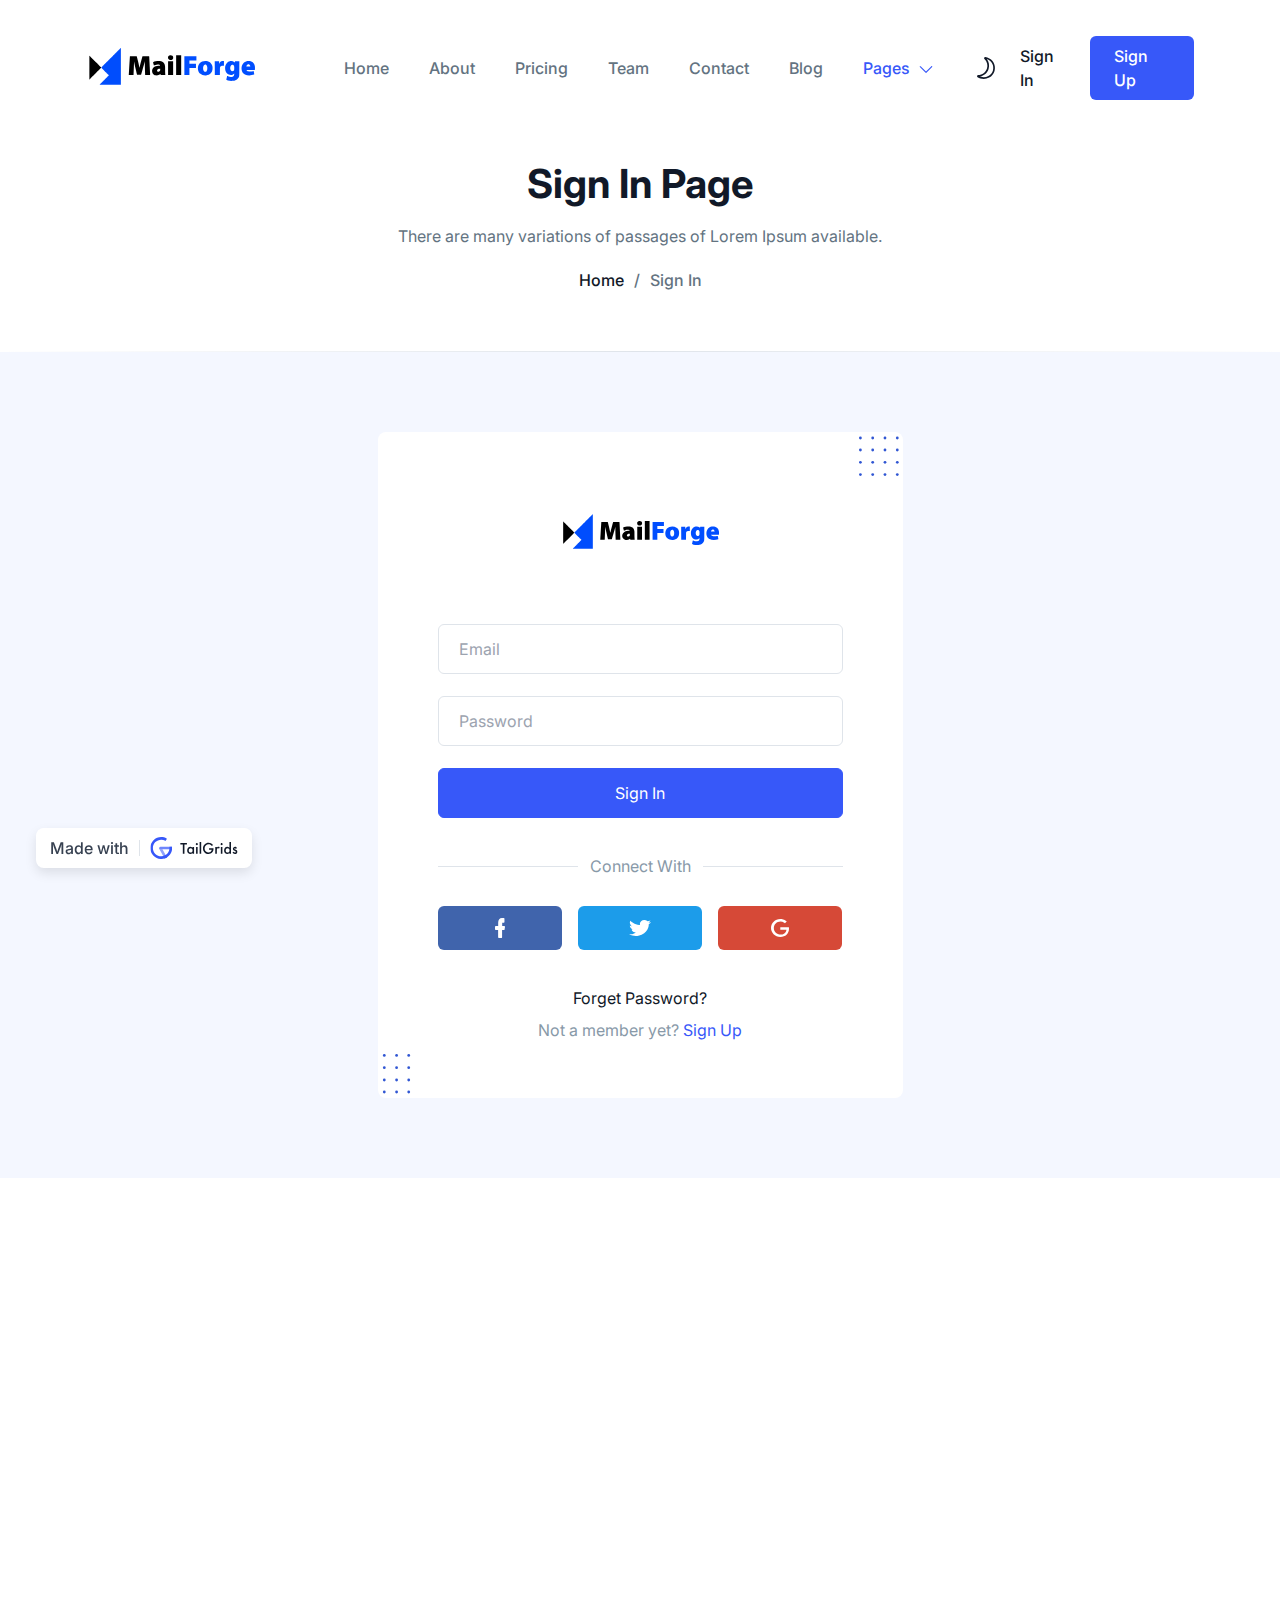
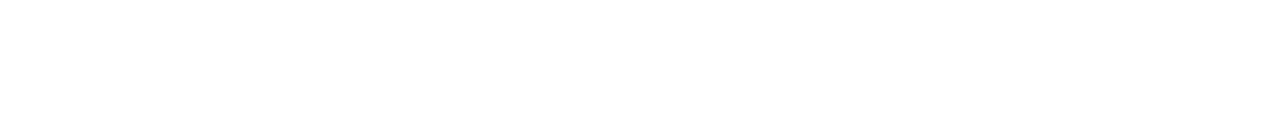
<file: signin.html>
<!doctype html>
<html lang="en">
  <head>
    <meta charset="UTF-8" />
    <meta http-equiv="X-UA-Compatible" content="IE=edge" />
    <meta name="viewport" content="width=device-width, initial-scale=1.0" />
    <title>Sign In | Play Tailwind</title>
    <link
      rel="shortcut icon"
      href="assets/images/favicon.png"
      type="image/x-icon"
    />
    <link rel="stylesheet" href="assets/css/animate.css" />
    <link rel="stylesheet" href="./src/css/tailwind.css" />

    <!-- ==== WOW JS ==== -->
    <script src="assets/js/wow.min.js"></script>
    <script>
      new WOW().init();
    </script>
  </head>

  <body>
    <!-- ====== Navbar Section Start -->
    <div
      class="absolute top-0 left-0 z-40 flex items-center w-full bg-transparent ud-header"
    >
      <div class="container mx-auto px-4">
        <div class="relative flex items-center justify-between -mx-4">
          <div class="max-w-full px-4 w-60">
            <a href="index.html" class="block w-full py-5 navbar-logo">
              <img
                src="assets/images/logo/logo.svg"
                alt="logo"
                class="w-full dark:hidden"
              />
              <img
                src="assets/images/logo/logo-white.svg"
                alt="logo"
                class="hidden w-full dark:block"
              />
            </a>
          </div>
          <div class="flex items-center justify-between w-full px-4">
            <div>
              <button
                id="navbarToggler"
                class="absolute right-4 top-1/2 block -translate-y-1/2 rounded-lg px-3 py-[6px] ring-primary focus:ring-2 lg:hidden"
              >
                <span
                  class="relative my-[6px] block h-[2px] w-[30px] bg-dark dark:bg-white"
                ></span>
                <span
                  class="relative my-[6px] block h-[2px] w-[30px] bg-dark dark:bg-white"
                ></span>
                <span
                  class="relative my-[6px] block h-[2px] w-[30px] bg-dark dark:bg-white"
                ></span>
              </button>
              <nav
                id="navbarCollapse"
                class="absolute right-4 top-full hidden w-full max-w-[250px] rounded-lg bg-white dark:bg-dark-2 py-5 shadow-lg lg:static lg:block lg:w-full lg:max-w-full lg:bg-transparent dark:lg:bg-transparent lg:py-0 lg:px-4 lg:shadow-none xl:px-6"
              >
                <ul class="blcok lg:flex 2xl:ml-20">
                  <li class="relative group">
                    <a
                      href="#home"
                      class="flex py-2 mx-8 text-base font-medium ud-menu-scroll text-dark dark:text-white group-hover:text-primary lg:mr-0 lg:inline-flex lg:py-6 lg:px-0 lg:text-body-color dark:lg:text-dark-6"
                    >
                      Home
                    </a>
                  </li>
                  <li class="relative group">
                    <a
                      href="/#about"
                      class="flex py-2 mx-8 text-base font-medium ud-menu-scroll text-dark dark:text-white group-hover:text-primary lg:mr-0 lg:ml-7 lg:inline-flex lg:py-6 lg:px-0 lg:text-body-color dark:lg:text-dark-6 xl:ml-10"
                    >
                      About
                    </a>
                  </li>
                  <li class="relative group">
                    <a
                      href="/#pricing"
                      class="flex py-2 mx-8 text-base font-medium ud-menu-scroll text-dark dark:text-white group-hover:text-primary lg:mr-0 lg:ml-7 lg:inline-flex lg:py-6 lg:px-0 lg:text-body-color dark:lg:text-dark-6 xl:ml-10"
                    >
                      Pricing
                    </a>
                  </li>
                  <li class="relative group">
                    <a
                      href="/#team"
                      class="flex py-2 mx-8 text-base font-medium ud-menu-scroll text-dark dark:text-white group-hover:text-primary lg:mr-0 lg:ml-7 lg:inline-flex lg:py-6 lg:px-0 lg:text-body-color dark:lg:text-dark-6 xl:ml-10"
                    >
                      Team
                    </a>
                  </li>
                  <li class="relative group">
                    <a
                      href="/#contact"
                      class="flex py-2 mx-8 text-base font-medium ud-menu-scroll text-dark dark:text-white group-hover:text-primary lg:mr-0 lg:ml-7 lg:inline-flex lg:py-6 lg:px-0 lg:text-body-color dark:lg:text-dark-6 xl:ml-10"
                    >
                      Contact
                    </a>
                  </li>
                  <li class="relative group">
                    <a
                      href="blog-grids.html"
                      class="flex py-2 mx-8 text-base font-medium ud-menu-scroll text-dark dark:text-white group-hover:text-primary lg:mr-0 lg:ml-7 lg:inline-flex lg:py-6 lg:px-0 lg:text-body-color dark:lg:text-dark-6 xl:ml-10"
                    >
                      Blog
                    </a>
                  </li>
                  <li class="relative submenu-item group">
                    <a
                      href="javascript:void(0)"
                      class="relative flex items-center justify-between py-2 mx-8 text-base font-medium text-primary group-hover:text-primary lg:mr-0 lg:ml-8 lg:inline-flex lg:py-6 lg:pl-0 lg:pr-4 xl:ml-10"
                    >
                      Pages

                      <svg
                        class="ml-2 fill-current"
                        width="16"
                        height="20"
                        viewBox="0 0 16 20"
                        fill="none"
                        xmlns="http://www.w3.org/2000/svg"
                      >
                        <path
                          d="M7.99999 14.9C7.84999 14.9 7.72499 14.85 7.59999 14.75L1.84999 9.10005C1.62499 8.87505 1.62499 8.52505 1.84999 8.30005C2.07499 8.07505 2.42499 8.07505 2.64999 8.30005L7.99999 13.525L13.35 8.25005C13.575 8.02505 13.925 8.02505 14.15 8.25005C14.375 8.47505 14.375 8.82505 14.15 9.05005L8.39999 14.7C8.27499 14.825 8.14999 14.9 7.99999 14.9Z"
                        />
                      </svg>
                    </a>
                    <div
                      class="submenu relative top-full left-0 hidden w-[250px] rounded-xs bg-white dark:bg-dark-2 p-4 transition-[top] duration-300 group-hover:opacity-100 lg:invisible lg:absolute lg:top-[110%] lg:block lg:opacity-0 lg:shadow-lg lg:group-hover:visible lg:group-hover:top-full"
                    >
                      <a
                        href="about.html"
                        class="block rounded-sm py-[10px] px-4 text-sm text-body-color dark:text-dark-6 hover:text-primary dark:hover:text-primary"
                      >
                        About Page
                      </a>
                      <a
                        href="pricing.html"
                        class="block rounded-sm py-[10px] px-4 text-sm text-body-color dark:text-dark-6 hover:text-primary dark:hover:text-primary"
                      >
                        Pricing Page
                      </a>
                      <a
                        href="contact.html"
                        class="block rounded-sm py-[10px] px-4 text-sm text-body-color dark:text-dark-6 hover:text-primary dark:hover:text-primary"
                      >
                        Contact Page
                      </a>
                      <a
                        href="blog-grids.html"
                        class="block rounded-sm py-[10px] px-4 text-sm text-body-color dark:text-dark-6 hover:text-primary dark:hover:text-primary"
                      >
                        Blog Grid Page
                      </a>
                      <a
                        href="blog-details.html"
                        class="block rounded-sm py-[10px] px-4 text-sm text-body-color dark:text-dark-6 hover:text-primary dark:hover:text-primary"
                      >
                        Blog Details Page
                      </a>

                      <a
                        href="signup.html"
                        class="block rounded-sm py-[10px] px-4 text-sm text-body-color dark:text-dark-6 hover:text-primary dark:hover:text-primary"
                      >
                        Sign Up Page
                      </a>
                      <a
                        href="signin.html"
                        class="block rounded-sm py-[10px] px-4 text-sm text-primary hover:text-primary dark:hover:text-primary"
                      >
                        Sign In Page
                      </a>
                      <a
                        href="404.html"
                        class="block rounded-sm py-[10px] px-4 text-sm text-body-color dark:text-dark-6 hover:text-primary dark:hover:text-primary"
                      >
                        404 Page
                      </a>
                    </div>
                  </li>
                </ul>
              </nav>
            </div>
            <div class="flex items-center justify-end pr-16 lg:pr-0">
              <label
                for="themeSwitcher"
                class="inline-flex items-center cursor-pointer"
                aria-label="themeSwitcher"
                name="themeSwitcher"
              >
                <input
                  type="checkbox"
                  name="themeSwitcher"
                  id="themeSwitcher"
                  class="sr-only"
                />
                <span class="block text-dark dark:hidden dark:text-white">
                  <svg
                    class="fill-current"
                    width="24"
                    height="24"
                    viewBox="0 0 24 24"
                    fill="none"
                    xmlns="http://www.w3.org/2000/svg"
                  >
                    <path
                      d="M13.3125 1.50001C12.675 1.31251 12.0375 1.16251 11.3625 1.05001C10.875 0.975006 10.35 1.23751 10.1625 1.68751C9.93751 2.13751 10.05 2.70001 10.425 3.00001C13.0875 5.47501 14.0625 9.11251 12.975 12.525C11.775 16.3125 8.25001 18.975 4.16251 19.0875C3.63751 19.0875 3.22501 19.425 3.07501 19.9125C2.92501 20.4 3.15001 20.925 3.56251 21.1875C4.50001 21.75 5.43751 22.2 6.37501 22.5C7.46251 22.8375 8.58751 22.9875 9.71251 22.9875C11.625 22.9875 13.5 22.5 15.1875 21.5625C17.85 20.1 19.725 17.7375 20.55 14.8875C22.1625 9.26251 18.975 3.37501 13.3125 1.50001ZM18.9375 14.4C18.2625 16.8375 16.6125 18.825 14.4 20.0625C12.075 21.3375 9.41251 21.6 6.90001 20.85C6.63751 20.775 6.33751 20.6625 6.07501 20.55C10.05 19.7625 13.35 16.9125 14.5875 13.0125C15.675 9.56251 15 5.92501 12.7875 3.07501C17.5875 4.68751 20.2875 9.67501 18.9375 14.4Z"
                    />
                  </svg>
                </span>
                <span class="hidden text-dark dark:block dark:text-white">
                  <svg
                    class="fill-current"
                    width="24"
                    height="24"
                    viewBox="0 0 24 24"
                    fill="none"
                    xmlns="http://www.w3.org/2000/svg"
                  >
                    <g clip-path="url(#clip0_2172_3070)">
                      <path
                        d="M12 6.89999C9.18752 6.89999 6.90002 9.18749 6.90002 12C6.90002 14.8125 9.18752 17.1 12 17.1C14.8125 17.1 17.1 14.8125 17.1 12C17.1 9.18749 14.8125 6.89999 12 6.89999ZM12 15.4125C10.125 15.4125 8.58752 13.875 8.58752 12C8.58752 10.125 10.125 8.58749 12 8.58749C13.875 8.58749 15.4125 10.125 15.4125 12C15.4125 13.875 13.875 15.4125 12 15.4125Z"
                      />
                      <path
                        d="M12 4.2375C12.45 4.2375 12.8625 3.8625 12.8625 3.375V1.5C12.8625 1.05 12.4875 0.637497 12 0.637497C11.55 0.637497 11.1375 1.0125 11.1375 1.5V3.4125C11.175 3.8625 11.55 4.2375 12 4.2375Z"
                      />
                      <path
                        d="M12 19.7625C11.55 19.7625 11.1375 20.1375 11.1375 20.625V22.5C11.1375 22.95 11.5125 23.3625 12 23.3625C12.45 23.3625 12.8625 22.9875 12.8625 22.5V20.5875C12.8625 20.1375 12.45 19.7625 12 19.7625Z"
                      />
                      <path
                        d="M18.1125 6.74999C18.3375 6.74999 18.5625 6.67499 18.7125 6.48749L19.9125 5.28749C20.25 4.94999 20.25 4.42499 19.9125 4.08749C19.575 3.74999 19.05 3.74999 18.7125 4.08749L17.5125 5.28749C17.175 5.62499 17.175 6.14999 17.5125 6.48749C17.6625 6.67499 17.8875 6.74999 18.1125 6.74999Z"
                      />
                      <path
                        d="M5.32501 17.5125L4.12501 18.675C3.78751 19.0125 3.78751 19.5375 4.12501 19.875C4.27501 20.025 4.50001 20.1375 4.72501 20.1375C4.95001 20.1375 5.17501 20.0625 5.32501 19.875L6.52501 18.675C6.86251 18.3375 6.86251 17.8125 6.52501 17.475C6.18751 17.175 5.62501 17.175 5.32501 17.5125Z"
                      />
                      <path
                        d="M22.5 11.175H20.5875C20.1375 11.175 19.725 11.55 19.725 12.0375C19.725 12.4875 20.1 12.9 20.5875 12.9H22.5C22.95 12.9 23.3625 12.525 23.3625 12.0375C23.3625 11.55 22.95 11.175 22.5 11.175Z"
                      />
                      <path
                        d="M4.23751 12C4.23751 11.55 3.86251 11.1375 3.37501 11.1375H1.50001C1.05001 11.1375 0.637512 11.5125 0.637512 12C0.637512 12.45 1.01251 12.8625 1.50001 12.8625H3.41251C3.86251 12.8625 4.23751 12.45 4.23751 12Z"
                      />
                      <path
                        d="M18.675 17.5125C18.3375 17.175 17.8125 17.175 17.475 17.5125C17.1375 17.85 17.1375 18.375 17.475 18.7125L18.675 19.9125C18.825 20.0625 19.05 20.175 19.275 20.175C19.5 20.175 19.725 20.1 19.875 19.9125C20.2125 19.575 20.2125 19.05 19.875 18.7125L18.675 17.5125Z"
                      />
                      <path
                        d="M5.32501 4.125C4.98751 3.7875 4.46251 3.7875 4.12501 4.125C3.78751 4.4625 3.78751 4.9875 4.12501 5.325L5.32501 6.525C5.47501 6.675 5.70001 6.7875 5.92501 6.7875C6.15001 6.7875 6.37501 6.7125 6.52501 6.525C6.86251 6.1875 6.86251 5.6625 6.52501 5.325L5.32501 4.125Z"
                      />
                    </g>
                    <defs>
                      <clipPath id="clip0_2172_3070">
                        <rect width="24" height="24" fill="white" />
                      </clipPath>
                    </defs>
                  </svg>
                </span>
              </label>
              <div class="hidden sm:flex">
                <a
                  href="signin.html"
                  class="loginBtn py-2 px-[22px] text-base font-medium text-dark dark:text-white hover:opacity-70"
                >
                  Sign In
                </a>
                <a
                  href="signup.html"
                  class="px-6 py-2 text-base font-medium text-white duration-300 ease-in-out rounded-md signUpBtn bg-primary hover:bg-blue-dark"
                >
                  Sign Up
                </a>
              </div>
            </div>
          </div>
        </div>
      </div>
    </div>
    <!-- ====== Navbar Section End -->

    <!-- ====== Banner Section Start -->
    <div
      class="relative z-10 overflow-hidden pt-[120px] pb-[60px] md:pt-[130px] lg:pt-[160px] dark:bg-dark"
    >
      <div
        class="absolute bottom-0 left-0 w-full h-px bg-linear-to-r from-stroke/0 via-stroke dark:via-dark-3 to-stroke/0"
      ></div>
      <div class="container mx-auto px-4">
        <div class="flex flex-wrap items-center -mx-4">
          <div class="w-full px-4">
            <div class="text-center">
              <h1
                class="mb-4 text-3xl font-bold text-dark dark:text-white sm:text-4xl md:text-[40px] md:leading-[1.2]"
              >
                Sign In Page
              </h1>
              <p class="mb-5 text-base text-body-color dark:text-dark-6">
                There are many variations of passages of Lorem Ipsum available.
              </p>

              <ul class="flex items-center justify-center gap-[10px]">
                <li>
                  <a
                    href="index.html"
                    class="flex items-center gap-[10px] text-base font-medium text-dark dark:text-white"
                  >
                    Home
                  </a>
                </li>
                <li>
                  <a
                    href="javascript:void(0)"
                    class="flex items-center gap-[10px] text-base font-medium text-body-color"
                  >
                    <span class="text-body-color dark:text-dark-6"> / </span>
                    Sign In
                  </a>
                </li>
              </ul>
            </div>
          </div>
        </div>
      </div>
    </div>
    <!-- ====== Banner Section End -->

    <!-- ====== Forms Section Start -->
    <section class="bg-[#F4F7FF] py-14 lg:py-20 dark:bg-dark">
      <div class="container mx-auto px-4">
        <div class="flex flex-wrap -mx-4">
          <div class="w-full px-4">
            <div
              class="wow fadeInUp relative mx-auto max-w-[525px] overflow-hidden rounded-lg bg-white dark:bg-dark-2 py-14 px-8 text-center sm:px-12 md:px-[60px]"
              data-wow-delay=".15s"
            >
              <div class="mb-10 text-center">
                <a
                  href="javascript:void(0)"
                  class="mx-auto inline-block max-w-[160px]"
                >
                  <img
                    src="assets/images/logo/logo.svg"
                    alt="logo"
                    class="dark:hidden"
                  />
                  <img
                    src="assets/images/logo/logo-white.svg"
                    alt="logo"
                    class="hidden dark:block"
                  />
                </a>
              </div>
              <form>
                <div class="mb-[22px]">
                  <input
                    type="email"
                    placeholder="Email"
                    class="w-full px-5 py-3 text-base transition bg-transparent border rounded-md outline-hidden border-stroke dark:border-dark-3 text-body-color dark:text-dark-6 placeholder:text-dark-6 focus:border-primary dark:focus:border-primary focus-visible:shadow-none"
                  />
                </div>
                <div class="mb-[22px]">
                  <input
                    type="password"
                    placeholder="Password"
                    class="w-full px-5 py-3 text-base transition bg-transparent border rounded-md outline-hidden border-stroke dark:border-dark-3 text-body-color dark:text-dark-6 placeholder:text-dark-6 focus:border-primary dark:focus:border-primary focus-visible:shadow-none"
                  />
                </div>
                <div class="mb-9">
                  <input
                    type="submit"
                    value="Sign In"
                    class="w-full px-5 py-3 text-base text-white transition duration-300 ease-in-out border rounded-md cursor-pointer border-primary bg-primary hover:bg-blue-dark"
                  />
                </div>
              </form>
              <span class="relative block text-center z-1 mb-7">
                <span
                  class="absolute left-0 block w-full h-px -z-1 top-1/2 bg-stroke dark:bg-dark-3"
                ></span>
                <span
                  class="relative z-10 inline-block px-3 text-base bg-white dark:bg-dark-2 text-body-secondary"
                  >Connect With</span
                >
              </span>
              <ul class="flex justify-between -mx-2 mb-9">
                <li class="w-full px-2">
                  <a
                    href="javascript:void(0)"
                    class="flex h-11 items-center justify-center rounded-md bg-[#4064AC] transition hover:bg-[#4064AC]/90"
                  >
                    <svg
                      width="10"
                      height="20"
                      viewBox="0 0 10 20"
                      fill="none"
                      xmlns="http://www.w3.org/2000/svg"
                    >
                      <path
                        d="M9.29878 8H7.74898H7.19548V7.35484V5.35484V4.70968H7.74898H8.91133C9.21575 4.70968 9.46483 4.45161 9.46483 4.06452V0.645161C9.46483 0.290323 9.24343 0 8.91133 0H6.89106C4.70474 0 3.18262 1.80645 3.18262 4.48387V7.29032V7.93548H2.62912H0.747223C0.359774 7.93548 0 8.29032 0 8.80645V11.129C0 11.5806 0.304424 12 0.747223 12H2.57377H3.12727V12.6452V19.129C3.12727 19.5806 3.43169 20 3.87449 20H6.47593C6.64198 20 6.78036 19.9032 6.89106 19.7742C7.00176 19.6452 7.08478 19.4194 7.08478 19.2258V12.6774V12.0323H7.66596H8.91133C9.2711 12.0323 9.54785 11.7742 9.6032 11.3871V11.3548V11.3226L9.99065 9.09677C10.0183 8.87097 9.99065 8.6129 9.8246 8.35484C9.76925 8.19355 9.52018 8.03226 9.29878 8Z"
                        fill="white"
                      />
                    </svg>
                  </a>
                </li>
                <li class="w-full px-2">
                  <a
                    href="javascript:void(0)"
                    class="flex h-11 items-center justify-center rounded-md bg-[#1C9CEA] transition hover:bg-[#1C9CEA]/90"
                  >
                    <svg
                      width="22"
                      height="16"
                      viewBox="0 0 22 16"
                      fill="none"
                      xmlns="http://www.w3.org/2000/svg"
                    >
                      <path
                        d="M19.5516 2.75538L20.9 1.25245C21.2903 0.845401 21.3968 0.53229 21.4323 0.375734C20.3677 0.939335 19.3742 1.1272 18.7355 1.1272H18.4871L18.3452 1.00196C17.4935 0.344423 16.429 0 15.2935 0C12.8097 0 10.8581 1.81605 10.8581 3.91389C10.8581 4.03914 10.8581 4.22701 10.8935 4.35225L11 4.97847L10.2548 4.94716C5.7129 4.82192 1.9871 1.37769 1.38387 0.782779C0.390323 2.34834 0.958064 3.85127 1.56129 4.79061L2.76774 6.54403L0.851613 5.6047C0.887097 6.91977 1.45484 7.95303 2.55484 8.7045L3.5129 9.33072L2.55484 9.67515C3.15806 11.272 4.50645 11.9296 5.5 12.18L6.8129 12.4932L5.57097 13.2446C3.58387 14.4971 1.1 14.4031 0 14.3092C2.23548 15.6869 4.89677 16 6.74194 16C8.12581 16 9.15484 15.8748 9.40322 15.7808C19.3387 13.7143 19.8 5.8865 19.8 4.32094V4.10176L20.0129 3.97652C21.2194 2.97456 21.7161 2.44227 22 2.12916C21.8935 2.16047 21.7516 2.22309 21.6097 2.2544L19.5516 2.75538Z"
                        fill="white"
                      />
                    </svg>
                  </a>
                </li>
                <li class="w-full px-2">
                  <a
                    href="javascript:void(0)"
                    class="flex h-11 items-center justify-center rounded-md bg-[#D64937] transition hover:bg-[#1C9CEA]/90"
                  >
                    <svg
                      width="18"
                      height="18"
                      viewBox="0 0 18 18"
                      fill="none"
                      xmlns="http://www.w3.org/2000/svg"
                    >
                      <path
                        d="M17.8477 8.17132H9.29628V10.643H15.4342C15.1065 14.0743 12.2461 15.5574 9.47506 15.5574C5.95916 15.5574 2.8306 12.8821 2.8306 9.01461C2.8306 5.29251 5.81018 2.47185 9.47506 2.47185C12.2759 2.47185 13.9742 4.24567 13.9742 4.24567L15.7024 2.47185C15.7024 2.47185 13.3783 0.000145544 9.35587 0.000145544C4.05223 -0.0289334 0 4.30383 0 8.98553C0 13.5218 3.81386 18 9.44526 18C14.4212 18 17.9967 14.7141 17.9967 9.79974C18.0264 8.78198 17.8477 8.17132 17.8477 8.17132Z"
                        fill="white"
                      />
                    </svg>
                  </a>
                </li>
              </ul>
              <a
                href="javascript:void(0)"
                class="inline-block mb-2 text-base text-dark dark:text-white hover:text-primary dark:hover:text-primary"
              >
                Forget Password?
              </a>
              <p class="text-base text-body-secondary">
                Not a member yet?
                <a href="signup.html" class="text-primary hover:underline">
                  Sign Up
                </a>
              </p>

              <div>
                <span class="absolute top-1 right-1">
                  <svg
                    width="40"
                    height="40"
                    viewBox="0 0 40 40"
                    fill="none"
                    xmlns="http://www.w3.org/2000/svg"
                  >
                    <circle
                      cx="1.39737"
                      cy="38.6026"
                      r="1.39737"
                      transform="rotate(-90 1.39737 38.6026)"
                      fill="#3056D3"
                    />
                    <circle
                      cx="1.39737"
                      cy="1.99122"
                      r="1.39737"
                      transform="rotate(-90 1.39737 1.99122)"
                      fill="#3056D3"
                    />
                    <circle
                      cx="13.6943"
                      cy="38.6026"
                      r="1.39737"
                      transform="rotate(-90 13.6943 38.6026)"
                      fill="#3056D3"
                    />
                    <circle
                      cx="13.6943"
                      cy="1.99122"
                      r="1.39737"
                      transform="rotate(-90 13.6943 1.99122)"
                      fill="#3056D3"
                    />
                    <circle
                      cx="25.9911"
                      cy="38.6026"
                      r="1.39737"
                      transform="rotate(-90 25.9911 38.6026)"
                      fill="#3056D3"
                    />
                    <circle
                      cx="25.9911"
                      cy="1.99122"
                      r="1.39737"
                      transform="rotate(-90 25.9911 1.99122)"
                      fill="#3056D3"
                    />
                    <circle
                      cx="38.288"
                      cy="38.6026"
                      r="1.39737"
                      transform="rotate(-90 38.288 38.6026)"
                      fill="#3056D3"
                    />
                    <circle
                      cx="38.288"
                      cy="1.99122"
                      r="1.39737"
                      transform="rotate(-90 38.288 1.99122)"
                      fill="#3056D3"
                    />
                    <circle
                      cx="1.39737"
                      cy="26.3057"
                      r="1.39737"
                      transform="rotate(-90 1.39737 26.3057)"
                      fill="#3056D3"
                    />
                    <circle
                      cx="13.6943"
                      cy="26.3057"
                      r="1.39737"
                      transform="rotate(-90 13.6943 26.3057)"
                      fill="#3056D3"
                    />
                    <circle
                      cx="25.9911"
                      cy="26.3057"
                      r="1.39737"
                      transform="rotate(-90 25.9911 26.3057)"
                      fill="#3056D3"
                    />
                    <circle
                      cx="38.288"
                      cy="26.3057"
                      r="1.39737"
                      transform="rotate(-90 38.288 26.3057)"
                      fill="#3056D3"
                    />
                    <circle
                      cx="1.39737"
                      cy="14.0086"
                      r="1.39737"
                      transform="rotate(-90 1.39737 14.0086)"
                      fill="#3056D3"
                    />
                    <circle
                      cx="13.6943"
                      cy="14.0086"
                      r="1.39737"
                      transform="rotate(-90 13.6943 14.0086)"
                      fill="#3056D3"
                    />
                    <circle
                      cx="25.9911"
                      cy="14.0086"
                      r="1.39737"
                      transform="rotate(-90 25.9911 14.0086)"
                      fill="#3056D3"
                    />
                    <circle
                      cx="38.288"
                      cy="14.0086"
                      r="1.39737"
                      transform="rotate(-90 38.288 14.0086)"
                      fill="#3056D3"
                    />
                  </svg>
                </span>
                <span class="absolute left-1 bottom-1">
                  <svg
                    width="29"
                    height="40"
                    viewBox="0 0 29 40"
                    fill="none"
                    xmlns="http://www.w3.org/2000/svg"
                  >
                    <circle
                      cx="2.288"
                      cy="25.9912"
                      r="1.39737"
                      transform="rotate(-90 2.288 25.9912)"
                      fill="#3056D3"
                    />
                    <circle
                      cx="14.5849"
                      cy="25.9911"
                      r="1.39737"
                      transform="rotate(-90 14.5849 25.9911)"
                      fill="#3056D3"
                    />
                    <circle
                      cx="26.7216"
                      cy="25.9911"
                      r="1.39737"
                      transform="rotate(-90 26.7216 25.9911)"
                      fill="#3056D3"
                    />
                    <circle
                      cx="2.288"
                      cy="13.6944"
                      r="1.39737"
                      transform="rotate(-90 2.288 13.6944)"
                      fill="#3056D3"
                    />
                    <circle
                      cx="14.5849"
                      cy="13.6943"
                      r="1.39737"
                      transform="rotate(-90 14.5849 13.6943)"
                      fill="#3056D3"
                    />
                    <circle
                      cx="26.7216"
                      cy="13.6943"
                      r="1.39737"
                      transform="rotate(-90 26.7216 13.6943)"
                      fill="#3056D3"
                    />
                    <circle
                      cx="2.288"
                      cy="38.0087"
                      r="1.39737"
                      transform="rotate(-90 2.288 38.0087)"
                      fill="#3056D3"
                    />
                    <circle
                      cx="2.288"
                      cy="1.39739"
                      r="1.39737"
                      transform="rotate(-90 2.288 1.39739)"
                      fill="#3056D3"
                    />
                    <circle
                      cx="14.5849"
                      cy="38.0089"
                      r="1.39737"
                      transform="rotate(-90 14.5849 38.0089)"
                      fill="#3056D3"
                    />
                    <circle
                      cx="26.7216"
                      cy="38.0089"
                      r="1.39737"
                      transform="rotate(-90 26.7216 38.0089)"
                      fill="#3056D3"
                    />
                    <circle
                      cx="14.5849"
                      cy="1.39761"
                      r="1.39737"
                      transform="rotate(-90 14.5849 1.39761)"
                      fill="#3056D3"
                    />
                    <circle
                      cx="26.7216"
                      cy="1.39761"
                      r="1.39737"
                      transform="rotate(-90 26.7216 1.39761)"
                      fill="#3056D3"
                    />
                  </svg>
                </span>
              </div>
            </div>
          </div>
        </div>
      </div>
    </section>
    <!-- ====== Forms Section End -->

    <!-- ====== Footer Section Start -->
    <footer
      class="wow fadeInUp relative z-10 bg-[#090E34] pt-20 lg:pt-[100px]"
      data-wow-delay=".15s"
    >
      <div class="container mx-auto px-4">
        <div class="flex flex-wrap -mx-4">
          <div class="w-full px-4 sm:w-1/2 md:w-1/2 lg:w-4/12 xl:w-3/12">
            <div class="w-full mb-10">
              <a
                href="javascript:void(0)"
                class="mb-6 inline-block max-w-[160px]"
              >
                <img
                  src="assets/images/logo/logo-white.svg"
                  alt="logo"
                  class="max-w-full"
                />
              </a>
              <p class="mb-8 max-w-[270px] text-base text-gray-7">
                We create digital experiences for brands and companies by using
                technology.
              </p>
              <div class="flex items-center -mx-3">
                <a
                  href="javascript:void(0)"
                  class="px-3 text-gray-7 hover:text-white"
                >
                  <svg
                    width="22"
                    height="22"
                    viewBox="0 0 22 22"
                    fill="none"
                    xmlns="http://www.w3.org/2000/svg"
                    class="fill-current"
                  >
                    <path
                      d="M16.294 8.86875H14.369H13.6815V8.18125V6.05V5.3625H14.369H15.8128C16.1909 5.3625 16.5003 5.0875 16.5003 4.675V1.03125C16.5003 0.653125 16.2253 0.34375 15.8128 0.34375H13.3034C10.5878 0.34375 8.69714 2.26875 8.69714 5.12187V8.1125V8.8H8.00964H5.67214C5.19089 8.8 4.74402 9.17812 4.74402 9.72812V12.2031C4.74402 12.6844 5.12214 13.1313 5.67214 13.1313H7.94089H8.62839V13.8188V20.7281C8.62839 21.2094 9.00652 21.6562 9.55652 21.6562H12.7878C12.994 21.6562 13.1659 21.5531 13.3034 21.4156C13.4409 21.2781 13.544 21.0375 13.544 20.8312V13.8531V13.1656H14.2659H15.8128C16.2596 13.1656 16.6034 12.8906 16.6721 12.4781V12.4438V12.4094L17.1534 10.0375C17.1878 9.79688 17.1534 9.52187 16.9471 9.24687C16.8784 9.075 16.569 8.90312 16.294 8.86875Z"
                    />
                  </svg>
                </a>
                <a
                  href="javascript:void(0)"
                  class="px-3 text-gray-7 hover:text-white"
                >
                  <svg
                    width="22"
                    height="22"
                    viewBox="0 0 22 22"
                    fill="none"
                    xmlns="http://www.w3.org/2000/svg"
                    class="fill-current"
                  >
                    <path
                      d="M20.1236 5.91236C20.2461 5.76952 20.0863 5.58286 19.905 5.64972C19.5004 5.79896 19.1306 5.8974 18.5837 5.95817C19.2564 5.58362 19.5693 5.04828 19.8237 4.39259C19.885 4.23443 19.7 4.09092 19.5406 4.16647C18.8931 4.47345 18.1945 4.70121 17.4599 4.83578C16.7338 4.11617 15.6988 3.6665 14.5539 3.6665C12.3554 3.6665 10.5725 5.32454 10.5725 7.36908C10.5725 7.65933 10.6081 7.94206 10.6752 8.21276C7.51486 8.06551 4.6968 6.71359 2.73896 4.64056C2.60477 4.49848 2.36128 4.51734 2.27772 4.69063C2.05482 5.15296 1.93056 5.66584 1.93056 6.20582C1.93056 7.49014 2.6332 8.62331 3.70132 9.28732C3.22241 9.27293 2.76441 9.17961 2.34234 9.02125C2.13684 8.94416 1.90127 9.07964 1.92888 9.28686C2.14084 10.8781 3.42915 12.1909 5.09205 12.5011C4.75811 12.586 4.40639 12.6311 4.04253 12.6311C3.95431 12.6311 3.86685 12.6284 3.78019 12.6231C3.55967 12.6094 3.38044 12.8067 3.47499 12.9954C4.09879 14.2404 5.44575 15.1096 7.0132 15.1367C5.65077 16.13 3.93418 16.7218 2.06882 16.7218C1.83882 16.7218 1.74015 17.0175 1.9442 17.1178C3.52016 17.8924 5.31487 18.3332 7.22182 18.3332C14.545 18.3332 18.549 12.6914 18.549 7.79843C18.549 7.63827 18.545 7.47811 18.5377 7.31945C19.1321 6.92012 19.6664 6.44528 20.1236 5.91236Z"
                    />
                  </svg>
                </a>
                <a
                  href="javascript:void(0)"
                  class="px-3 text-gray-7 hover:text-white"
                >
                  <svg
                    width="22"
                    height="22"
                    viewBox="0 0 22 22"
                    fill="none"
                    xmlns="http://www.w3.org/2000/svg"
                    class="fill-current"
                  >
                    <path
                      d="M11.0297 14.4305C12.9241 14.4305 14.4598 12.8948 14.4598 11.0004C14.4598 9.10602 12.9241 7.57031 11.0297 7.57031C9.13529 7.57031 7.59958 9.10602 7.59958 11.0004C7.59958 12.8948 9.13529 14.4305 11.0297 14.4305Z"
                    />
                    <path
                      d="M14.7554 1.8335H7.24463C4.25807 1.8335 1.83334 4.25823 1.83334 7.24479V14.6964C1.83334 17.7421 4.25807 20.1668 7.24463 20.1668H14.6962C17.7419 20.1668 20.1667 17.7421 20.1667 14.7555V7.24479C20.1667 4.25823 17.7419 1.8335 14.7554 1.8335ZM11.0296 15.4948C8.51614 15.4948 6.53496 13.4545 6.53496 11.0002C6.53496 8.54586 8.54571 6.50554 11.0296 6.50554C13.4839 6.50554 15.4946 8.54586 15.4946 11.0002C15.4946 13.4545 13.5134 15.4948 11.0296 15.4948ZM17.2393 6.91952C16.9436 7.24479 16.5 7.42221 15.9973 7.42221C15.5538 7.42221 15.1102 7.24479 14.7554 6.91952C14.4301 6.59425 14.2527 6.18027 14.2527 5.67758C14.2527 5.17489 14.4301 4.79049 14.7554 4.43565C15.0807 4.08081 15.4946 3.90339 15.9973 3.90339C16.4409 3.90339 16.914 4.08081 17.2393 4.40608C17.535 4.79049 17.7419 5.23403 17.7419 5.70715C17.7124 6.18027 17.535 6.59425 17.2393 6.91952Z"
                    />
                    <path
                      d="M16.0276 4.96777C15.6432 4.96777 15.318 5.29304 15.318 5.67745C15.318 6.06186 15.6432 6.38713 16.0276 6.38713C16.412 6.38713 16.7373 6.06186 16.7373 5.67745C16.7373 5.29304 16.4416 4.96777 16.0276 4.96777Z"
                    />
                  </svg>
                </a>
                <a
                  href="javascript:void(0)"
                  class="px-3 text-gray-7 hover:text-white"
                >
                  <svg
                    width="22"
                    height="22"
                    viewBox="0 0 22 22"
                    fill="none"
                    xmlns="http://www.w3.org/2000/svg"
                    class="fill-current"
                  >
                    <path
                      d="M18.8065 1.8335H3.16399C2.42474 1.8335 1.83334 2.42489 1.83334 3.16414V18.8362C1.83334 19.5459 2.42474 20.1668 3.16399 20.1668H18.7473C19.4866 20.1668 20.078 19.5754 20.078 18.8362V3.13457C20.1371 2.42489 19.5457 1.8335 18.8065 1.8335ZM7.24464 17.4168H4.55379V8.69371H7.24464V17.4168ZM5.88443 7.48135C4.99733 7.48135 4.31721 6.77167 4.31721 5.91414C4.31721 5.05661 5.0269 4.34694 5.88443 4.34694C6.74196 4.34694 7.45163 5.05661 7.45163 5.91414C7.45163 6.77167 6.8011 7.48135 5.88443 7.48135ZM17.4463 17.4168H14.7554V13.1883C14.7554 12.183 14.7258 10.8523 13.336 10.8523C11.9167 10.8523 11.7097 11.976 11.7097 13.0996V17.4168H9.01884V8.69371H11.6506V9.90608H11.6801C12.0645 9.1964 12.9221 8.48672 14.2527 8.48672C17.0027 8.48672 17.5054 10.2609 17.5054 12.6856V17.4168H17.4463Z"
                    />
                  </svg>
                </a>
              </div>
            </div>
          </div>
          <div class="w-full px-4 sm:w-1/2 md:w-1/2 lg:w-2/12 xl:w-2/12">
            <div class="w-full mb-10">
              <h4 class="text-lg font-semibold text-white mb-9">About Us</h4>
              <ul>
                <li>
                  <a
                    href="javascript:void(0)"
                    class="inline-block mb-3 text-base text-gray-7 hover:text-primary"
                  >
                    Home
                  </a>
                </li>
                <li>
                  <a
                    href="javascript:void(0)"
                    class="inline-block mb-3 text-base text-gray-7 hover:text-primary"
                  >
                    Features
                  </a>
                </li>
                <li>
                  <a
                    href="javascript:void(0)"
                    class="inline-block mb-3 text-base text-gray-7 hover:text-primary"
                  >
                    About
                  </a>
                </li>
                <li>
                  <a
                    href="javascript:void(0)"
                    class="inline-block mb-3 text-base text-gray-7 hover:text-primary"
                  >
                    Testimonial
                  </a>
                </li>
              </ul>
            </div>
          </div>
          <div class="w-full px-4 sm:w-1/2 md:w-1/2 lg:w-3/12 xl:w-2/12">
            <div class="w-full mb-10">
              <h4 class="text-lg font-semibold text-white mb-9">Features</h4>
              <ul>
                <li>
                  <a
                    href="javascript:void(0)"
                    class="inline-block mb-3 text-base text-gray-7 hover:text-primary"
                  >
                    How it works
                  </a>
                </li>
                <li>
                  <a
                    href="javascript:void(0)"
                    class="inline-block mb-3 text-base text-gray-7 hover:text-primary"
                  >
                    Privacy policy
                  </a>
                </li>
                <li>
                  <a
                    href="javascript:void(0)"
                    class="inline-block mb-3 text-base text-gray-7 hover:text-primary"
                  >
                    Terms of Service
                  </a>
                </li>
                <li>
                  <a
                    href="javascript:void(0)"
                    class="inline-block mb-3 text-base text-gray-7 hover:text-primary"
                  >
                    Refund policy
                  </a>
                </li>
              </ul>
            </div>
          </div>
          <div class="w-full px-4 sm:w-1/2 md:w-1/2 lg:w-3/12 xl:w-2/12">
            <div class="w-full mb-10">
              <h4 class="text-lg font-semibold text-white mb-9">
                Our Products
              </h4>
              <ul>
                <li>
                  <a
                    href="javascript:void(0)"
                    class="inline-block mb-3 text-base text-gray-7 hover:text-primary"
                  >
                    LineIcons
                  </a>
                </li>
                <li>
                  <a
                    href="javascript:void(0)"
                    class="inline-block mb-3 text-base text-gray-7 hover:text-primary"
                  >
                    Ecommerce HTML
                  </a>
                </li>
                <li>
                  <a
                    href="javascript:void(0)"
                    class="inline-block mb-3 text-base text-gray-7 hover:text-primary"
                  >
                    TailAdmin
                  </a>
                </li>
                <li>
                  <a
                    href="javascript:void(0)"
                    class="inline-block mb-3 text-base text-gray-7 hover:text-primary"
                  >
                    PlainAdmin
                  </a>
                </li>
              </ul>
            </div>
          </div>
          <div class="w-full px-4 md:w-2/3 lg:w-6/12 xl:w-3/12">
            <div class="w-full mb-10">
              <h4 class="text-lg font-semibold text-white mb-9">Latest blog</h4>
              <div class="flex flex-col gap-8">
                <a
                  href="blog-details.html"
                  class="group flex items-center gap-[22px]"
                >
                  <div class="overflow-hidden rounded-sm">
                    <img
                      src="./assets/images/blog/blog-footer-01.jpg"
                      alt="blog"
                    />
                  </div>
                  <span
                    class="max-w-[180px] text-gray-7 text-base group-hover:text-white"
                  >
                    I think really important to design with...
                  </span>
                </a>
                <a
                  href="blog-details.html"
                  class="group flex items-center gap-[22px]"
                >
                  <div class="overflow-hidden rounded-sm">
                    <img
                      src="./assets/images/blog/blog-footer-02.jpg"
                      alt="blog"
                    />
                  </div>
                  <span
                    class="max-w-[180px] text-gray-7 text-base group-hover:text-white"
                  >
                    Recognizing the need is the primary...
                  </span>
                </a>
              </div>
            </div>
          </div>
        </div>
      </div>

      <div class="mt-12 border-t border-[#8890A4]/40 py-8 lg:mt-[60px]">
        <div class="container mx-auto px-4">
          <div class="flex flex-wrap -mx-4">
            <div class="w-full px-4 md:w-2/3 lg:w-1/2">
              <div class="my-1">
                <div
                  class="flex items-center justify-center -mx-3 md:justify-start"
                >
                  <a
                    href="javascript:void(0)"
                    class="px-3 text-base text-gray-7 hover:text-white hover:underline"
                  >
                    Privacy policy
                  </a>
                  <a
                    href="javascript:void(0)"
                    class="px-3 text-base text-gray-7 hover:text-white hover:underline"
                  >
                    Legal notice
                  </a>
                  <a
                    href="javascript:void(0)"
                    class="px-3 text-base text-gray-7 hover:text-white hover:underline"
                  >
                    Terms of service
                  </a>
                </div>
              </div>
            </div>
            <div class="w-full px-4 md:w-1/3 lg:w-1/2">
              <div class="flex justify-center my-1 md:justify-end">
                <p class="text-base text-gray-7">
                  Designed and Developed by
                  <a
                    href="https://tailgrids.com"
                    rel="nofollow noopner"
                    target="_blank"
                    class="text-gray-1 hover:underline"
                  >
                    TailGrids and UIdeck
                  </a>
                </p>
              </div>
            </div>
          </div>
        </div>
      </div>

      <div>
        <span class="absolute left-0 top-0 z-[-1]">
          <img src="assets/images/footer/shape-1.svg" alt="" />
        </span>

        <span class="absolute bottom-0 right-0 z-[-1]">
          <img src="assets/images/footer/shape-3.svg" alt="" />
        </span>

        <span class="absolute top-0 right-0 z-[-1]">
          <svg
            width="102"
            height="102"
            viewBox="0 0 102 102"
            fill="none"
            xmlns="http://www.w3.org/2000/svg"
          >
            <path
              d="M1.8667 33.1956C2.89765 33.1956 3.7334 34.0318 3.7334 35.0633C3.7334 36.0947 2.89765 36.9309 1.8667 36.9309C0.835744 36.9309 4.50645e-08 36.0947 0 35.0633C-4.50645e-08 34.0318 0.835744 33.1956 1.8667 33.1956Z"
              fill="white"
              fill-opacity="0.08"
            ></path>
            <path
              d="M18.2939 33.1956C19.3249 33.1956 20.1606 34.0318 20.1606 35.0633C20.1606 36.0947 19.3249 36.9309 18.2939 36.9309C17.263 36.9309 16.4272 36.0947 16.4272 35.0633C16.4272 34.0318 17.263 33.1956 18.2939 33.1956Z"
              fill="white"
              fill-opacity="0.08"
            ></path>
            <path
              d="M34.7209 33.195C35.7519 33.195 36.5876 34.0311 36.5876 35.0626C36.5876 36.0941 35.7519 36.9303 34.7209 36.9303C33.69 36.9303 32.8542 36.0941 32.8542 35.0626C32.8542 34.0311 33.69 33.195 34.7209 33.195Z"
              fill="white"
              fill-opacity="0.08"
            ></path>
            <path
              d="M50.9341 33.195C51.965 33.195 52.8008 34.0311 52.8008 35.0626C52.8008 36.0941 51.965 36.9303 50.9341 36.9303C49.9031 36.9303 49.0674 36.0941 49.0674 35.0626C49.0674 34.0311 49.9031 33.195 50.9341 33.195Z"
              fill="white"
              fill-opacity="0.08"
            ></path>
            <path
              d="M1.8667 16.7605C2.89765 16.7605 3.7334 17.5966 3.7334 18.6281C3.7334 19.6596 2.89765 20.4957 1.8667 20.4957C0.835744 20.4957 4.50645e-08 19.6596 0 18.6281C-4.50645e-08 17.5966 0.835744 16.7605 1.8667 16.7605Z"
              fill="white"
              fill-opacity="0.08"
            ></path>
            <path
              d="M18.2939 16.7605C19.3249 16.7605 20.1606 17.5966 20.1606 18.6281C20.1606 19.6596 19.3249 20.4957 18.2939 20.4957C17.263 20.4957 16.4272 19.6596 16.4272 18.6281C16.4272 17.5966 17.263 16.7605 18.2939 16.7605Z"
              fill="white"
              fill-opacity="0.08"
            ></path>
            <path
              d="M34.7209 16.7605C35.7519 16.7605 36.5876 17.5966 36.5876 18.6281C36.5876 19.6596 35.7519 20.4957 34.7209 20.4957C33.69 20.4957 32.8542 19.6596 32.8542 18.6281C32.8542 17.5966 33.69 16.7605 34.7209 16.7605Z"
              fill="white"
              fill-opacity="0.08"
            ></path>
            <path
              d="M50.9341 16.7605C51.965 16.7605 52.8008 17.5966 52.8008 18.6281C52.8008 19.6596 51.965 20.4957 50.9341 20.4957C49.9031 20.4957 49.0674 19.6596 49.0674 18.6281C49.0674 17.5966 49.9031 16.7605 50.9341 16.7605Z"
              fill="white"
              fill-opacity="0.08"
            ></path>
            <path
              d="M1.8667 0.324951C2.89765 0.324951 3.7334 1.16115 3.7334 2.19261C3.7334 3.22408 2.89765 4.06024 1.8667 4.06024C0.835744 4.06024 4.50645e-08 3.22408 0 2.19261C-4.50645e-08 1.16115 0.835744 0.324951 1.8667 0.324951Z"
              fill="white"
              fill-opacity="0.08"
            ></path>
            <path
              d="M18.2939 0.324951C19.3249 0.324951 20.1606 1.16115 20.1606 2.19261C20.1606 3.22408 19.3249 4.06024 18.2939 4.06024C17.263 4.06024 16.4272 3.22408 16.4272 2.19261C16.4272 1.16115 17.263 0.324951 18.2939 0.324951Z"
              fill="white"
              fill-opacity="0.08"
            ></path>
            <path
              d="M34.7209 0.325302C35.7519 0.325302 36.5876 1.16147 36.5876 2.19293C36.5876 3.2244 35.7519 4.06056 34.7209 4.06056C33.69 4.06056 32.8542 3.2244 32.8542 2.19293C32.8542 1.16147 33.69 0.325302 34.7209 0.325302Z"
              fill="white"
              fill-opacity="0.08"
            ></path>
            <path
              d="M50.9341 0.325302C51.965 0.325302 52.8008 1.16147 52.8008 2.19293C52.8008 3.2244 51.965 4.06056 50.9341 4.06056C49.9031 4.06056 49.0674 3.2244 49.0674 2.19293C49.0674 1.16147 49.9031 0.325302 50.9341 0.325302Z"
              fill="white"
              fill-opacity="0.08"
            ></path>
            <path
              d="M66.9037 33.1956C67.9346 33.1956 68.7704 34.0318 68.7704 35.0633C68.7704 36.0947 67.9346 36.9309 66.9037 36.9309C65.8727 36.9309 65.037 36.0947 65.037 35.0633C65.037 34.0318 65.8727 33.1956 66.9037 33.1956Z"
              fill="white"
              fill-opacity="0.08"
            ></path>
            <path
              d="M83.3307 33.1956C84.3616 33.1956 85.1974 34.0318 85.1974 35.0633C85.1974 36.0947 84.3616 36.9309 83.3307 36.9309C82.2997 36.9309 81.464 36.0947 81.464 35.0633C81.464 34.0318 82.2997 33.1956 83.3307 33.1956Z"
              fill="white"
              fill-opacity="0.08"
            ></path>
            <path
              d="M99.7576 33.1956C100.789 33.1956 101.624 34.0318 101.624 35.0633C101.624 36.0947 100.789 36.9309 99.7576 36.9309C98.7266 36.9309 97.8909 36.0947 97.8909 35.0633C97.8909 34.0318 98.7266 33.1956 99.7576 33.1956Z"
              fill="white"
              fill-opacity="0.08"
            ></path>
            <path
              d="M66.9037 16.7605C67.9346 16.7605 68.7704 17.5966 68.7704 18.6281C68.7704 19.6596 67.9346 20.4957 66.9037 20.4957C65.8727 20.4957 65.037 19.6596 65.037 18.6281C65.037 17.5966 65.8727 16.7605 66.9037 16.7605Z"
              fill="white"
              fill-opacity="0.08"
            ></path>
            <path
              d="M83.3307 16.7605C84.3616 16.7605 85.1974 17.5966 85.1974 18.6281C85.1974 19.6596 84.3616 20.4957 83.3307 20.4957C82.2997 20.4957 81.464 19.6596 81.464 18.6281C81.464 17.5966 82.2997 16.7605 83.3307 16.7605Z"
              fill="white"
              fill-opacity="0.08"
            ></path>
            <path
              d="M99.7576 16.7605C100.789 16.7605 101.624 17.5966 101.624 18.6281C101.624 19.6596 100.789 20.4957 99.7576 20.4957C98.7266 20.4957 97.8909 19.6596 97.8909 18.6281C97.8909 17.5966 98.7266 16.7605 99.7576 16.7605Z"
              fill="white"
              fill-opacity="0.08"
            ></path>
            <path
              d="M66.9037 0.324966C67.9346 0.324966 68.7704 1.16115 68.7704 2.19261C68.7704 3.22408 67.9346 4.06024 66.9037 4.06024C65.8727 4.06024 65.037 3.22408 65.037 2.19261C65.037 1.16115 65.8727 0.324966 66.9037 0.324966Z"
              fill="white"
              fill-opacity="0.08"
            ></path>
            <path
              d="M83.3307 0.324951C84.3616 0.324951 85.1974 1.16115 85.1974 2.19261C85.1974 3.22408 84.3616 4.06024 83.3307 4.06024C82.2997 4.06024 81.464 3.22408 81.464 2.19261C81.464 1.16115 82.2997 0.324951 83.3307 0.324951Z"
              fill="white"
              fill-opacity="0.08"
            ></path>
            <path
              d="M99.7576 0.324951C100.789 0.324951 101.624 1.16115 101.624 2.19261C101.624 3.22408 100.789 4.06024 99.7576 4.06024C98.7266 4.06024 97.8909 3.22408 97.8909 2.19261C97.8909 1.16115 98.7266 0.324951 99.7576 0.324951Z"
              fill="white"
              fill-opacity="0.08"
            ></path>
            <path
              d="M1.8667 82.2029C2.89765 82.2029 3.7334 83.039 3.7334 84.0705C3.7334 85.102 2.89765 85.9382 1.8667 85.9382C0.835744 85.9382 4.50645e-08 85.102 0 84.0705C-4.50645e-08 83.039 0.835744 82.2029 1.8667 82.2029Z"
              fill="white"
              fill-opacity="0.08"
            ></path>
            <path
              d="M18.2939 82.2029C19.3249 82.2029 20.1606 83.039 20.1606 84.0705C20.1606 85.102 19.3249 85.9382 18.2939 85.9382C17.263 85.9382 16.4272 85.102 16.4272 84.0705C16.4272 83.039 17.263 82.2029 18.2939 82.2029Z"
              fill="white"
              fill-opacity="0.08"
            ></path>
            <path
              d="M34.7209 82.2026C35.7519 82.2026 36.5876 83.0387 36.5876 84.0702C36.5876 85.1017 35.7519 85.9378 34.7209 85.9378C33.69 85.9378 32.8542 85.1017 32.8542 84.0702C32.8542 83.0387 33.69 82.2026 34.7209 82.2026Z"
              fill="white"
              fill-opacity="0.08"
            ></path>
            <path
              d="M50.9341 82.2026C51.965 82.2026 52.8008 83.0387 52.8008 84.0702C52.8008 85.1017 51.965 85.9378 50.9341 85.9378C49.9031 85.9378 49.0674 85.1017 49.0674 84.0702C49.0674 83.0387 49.9031 82.2026 50.9341 82.2026Z"
              fill="white"
              fill-opacity="0.08"
            ></path>
            <path
              d="M1.8667 65.7677C2.89765 65.7677 3.7334 66.6039 3.7334 67.6353C3.7334 68.6668 2.89765 69.503 1.8667 69.503C0.835744 69.503 4.50645e-08 68.6668 0 67.6353C-4.50645e-08 66.6039 0.835744 65.7677 1.8667 65.7677Z"
              fill="white"
              fill-opacity="0.08"
            ></path>
            <path
              d="M18.2939 65.7677C19.3249 65.7677 20.1606 66.6039 20.1606 67.6353C20.1606 68.6668 19.3249 69.503 18.2939 69.503C17.263 69.503 16.4272 68.6668 16.4272 67.6353C16.4272 66.6039 17.263 65.7677 18.2939 65.7677Z"
              fill="white"
              fill-opacity="0.08"
            ></path>
            <path
              d="M34.7209 65.7674C35.7519 65.7674 36.5876 66.6036 36.5876 67.635C36.5876 68.6665 35.7519 69.5027 34.7209 69.5027C33.69 69.5027 32.8542 68.6665 32.8542 67.635C32.8542 66.6036 33.69 65.7674 34.7209 65.7674Z"
              fill="white"
              fill-opacity="0.08"
            ></path>
            <path
              d="M50.9341 65.7674C51.965 65.7674 52.8008 66.6036 52.8008 67.635C52.8008 68.6665 51.965 69.5027 50.9341 69.5027C49.9031 69.5027 49.0674 68.6665 49.0674 67.635C49.0674 66.6036 49.9031 65.7674 50.9341 65.7674Z"
              fill="white"
              fill-opacity="0.08"
            ></path>
            <path
              d="M1.8667 98.2644C2.89765 98.2644 3.7334 99.1005 3.7334 100.132C3.7334 101.163 2.89765 102 1.8667 102C0.835744 102 4.50645e-08 101.163 0 100.132C-4.50645e-08 99.1005 0.835744 98.2644 1.8667 98.2644Z"
              fill="white"
              fill-opacity="0.08"
            ></path>
            <path
              d="M1.8667 49.3322C2.89765 49.3322 3.7334 50.1684 3.7334 51.1998C3.7334 52.2313 2.89765 53.0675 1.8667 53.0675C0.835744 53.0675 4.50645e-08 52.2313 0 51.1998C-4.50645e-08 50.1684 0.835744 49.3322 1.8667 49.3322Z"
              fill="white"
              fill-opacity="0.08"
            ></path>
            <path
              d="M18.2939 98.2644C19.3249 98.2644 20.1606 99.1005 20.1606 100.132C20.1606 101.163 19.3249 102 18.2939 102C17.263 102 16.4272 101.163 16.4272 100.132C16.4272 99.1005 17.263 98.2644 18.2939 98.2644Z"
              fill="white"
              fill-opacity="0.08"
            ></path>
            <path
              d="M18.2939 49.3322C19.3249 49.3322 20.1606 50.1684 20.1606 51.1998C20.1606 52.2313 19.3249 53.0675 18.2939 53.0675C17.263 53.0675 16.4272 52.2313 16.4272 51.1998C16.4272 50.1684 17.263 49.3322 18.2939 49.3322Z"
              fill="white"
              fill-opacity="0.08"
            ></path>
            <path
              d="M34.7209 98.2647C35.7519 98.2647 36.5876 99.1008 36.5876 100.132C36.5876 101.164 35.7519 102 34.7209 102C33.69 102 32.8542 101.164 32.8542 100.132C32.8542 99.1008 33.69 98.2647 34.7209 98.2647Z"
              fill="white"
              fill-opacity="0.08"
            ></path>
            <path
              d="M50.9341 98.2647C51.965 98.2647 52.8008 99.1008 52.8008 100.132C52.8008 101.164 51.965 102 50.9341 102C49.9031 102 49.0674 101.164 49.0674 100.132C49.0674 99.1008 49.9031 98.2647 50.9341 98.2647Z"
              fill="white"
              fill-opacity="0.08"
            ></path>
            <path
              d="M34.7209 49.3326C35.7519 49.3326 36.5876 50.1687 36.5876 51.2002C36.5876 52.2317 35.7519 53.0678 34.7209 53.0678C33.69 53.0678 32.8542 52.2317 32.8542 51.2002C32.8542 50.1687 33.69 49.3326 34.7209 49.3326Z"
              fill="white"
              fill-opacity="0.08"
            ></path>
            <path
              d="M50.9341 49.3326C51.965 49.3326 52.8008 50.1687 52.8008 51.2002C52.8008 52.2317 51.965 53.0678 50.9341 53.0678C49.9031 53.0678 49.0674 52.2317 49.0674 51.2002C49.0674 50.1687 49.9031 49.3326 50.9341 49.3326Z"
              fill="white"
              fill-opacity="0.08"
            ></path>
            <path
              d="M66.9037 82.2029C67.9346 82.2029 68.7704 83.0391 68.7704 84.0705C68.7704 85.102 67.9346 85.9382 66.9037 85.9382C65.8727 85.9382 65.037 85.102 65.037 84.0705C65.037 83.0391 65.8727 82.2029 66.9037 82.2029Z"
              fill="white"
              fill-opacity="0.08"
            ></path>
            <path
              d="M83.3307 82.2029C84.3616 82.2029 85.1974 83.0391 85.1974 84.0705C85.1974 85.102 84.3616 85.9382 83.3307 85.9382C82.2997 85.9382 81.464 85.102 81.464 84.0705C81.464 83.0391 82.2997 82.2029 83.3307 82.2029Z"
              fill="white"
              fill-opacity="0.08"
            ></path>
            <path
              d="M99.7576 82.2029C100.789 82.2029 101.624 83.039 101.624 84.0705C101.624 85.102 100.789 85.9382 99.7576 85.9382C98.7266 85.9382 97.8909 85.102 97.8909 84.0705C97.8909 83.039 98.7266 82.2029 99.7576 82.2029Z"
              fill="white"
              fill-opacity="0.08"
            ></path>
            <path
              d="M66.9037 65.7674C67.9346 65.7674 68.7704 66.6036 68.7704 67.635C68.7704 68.6665 67.9346 69.5027 66.9037 69.5027C65.8727 69.5027 65.037 68.6665 65.037 67.635C65.037 66.6036 65.8727 65.7674 66.9037 65.7674Z"
              fill="white"
              fill-opacity="0.08"
            ></path>
            <path
              d="M83.3307 65.7677C84.3616 65.7677 85.1974 66.6039 85.1974 67.6353C85.1974 68.6668 84.3616 69.503 83.3307 69.503C82.2997 69.503 81.464 68.6668 81.464 67.6353C81.464 66.6039 82.2997 65.7677 83.3307 65.7677Z"
              fill="white"
              fill-opacity="0.08"
            ></path>
            <path
              d="M99.7576 65.7677C100.789 65.7677 101.624 66.6039 101.624 67.6353C101.624 68.6668 100.789 69.503 99.7576 69.503C98.7266 69.503 97.8909 68.6668 97.8909 67.6353C97.8909 66.6039 98.7266 65.7677 99.7576 65.7677Z"
              fill="white"
              fill-opacity="0.08"
            ></path>
            <path
              d="M66.9037 98.2644C67.9346 98.2644 68.7704 99.1005 68.7704 100.132C68.7704 101.163 67.9346 102 66.9037 102C65.8727 102 65.037 101.163 65.037 100.132C65.037 99.1005 65.8727 98.2644 66.9037 98.2644Z"
              fill="white"
              fill-opacity="0.08"
            ></path>
            <path
              d="M66.9037 49.3322C67.9346 49.3322 68.7704 50.1684 68.7704 51.1998C68.7704 52.2313 67.9346 53.0675 66.9037 53.0675C65.8727 53.0675 65.037 52.2313 65.037 51.1998C65.037 50.1684 65.8727 49.3322 66.9037 49.3322Z"
              fill="white"
              fill-opacity="0.08"
            ></path>
            <path
              d="M83.3307 98.2644C84.3616 98.2644 85.1974 99.1005 85.1974 100.132C85.1974 101.163 84.3616 102 83.3307 102C82.2997 102 81.464 101.163 81.464 100.132C81.464 99.1005 82.2997 98.2644 83.3307 98.2644Z"
              fill="white"
              fill-opacity="0.08"
            ></path>
            <path
              d="M83.3307 49.3322C84.3616 49.3322 85.1974 50.1684 85.1974 51.1998C85.1974 52.2313 84.3616 53.0675 83.3307 53.0675C82.2997 53.0675 81.464 52.2313 81.464 51.1998C81.464 50.1684 82.2997 49.3322 83.3307 49.3322Z"
              fill="white"
              fill-opacity="0.08"
            ></path>
            <path
              d="M99.7576 98.2644C100.789 98.2644 101.624 99.1005 101.624 100.132C101.624 101.163 100.789 102 99.7576 102C98.7266 102 97.8909 101.163 97.8909 100.132C97.8909 99.1005 98.7266 98.2644 99.7576 98.2644Z"
              fill="white"
              fill-opacity="0.08"
            ></path>
            <path
              d="M99.7576 49.3322C100.789 49.3322 101.624 50.1684 101.624 51.1998C101.624 52.2313 100.789 53.0675 99.7576 53.0675C98.7266 53.0675 97.8909 52.2313 97.8909 51.1998C97.8909 50.1684 98.7266 49.3322 99.7576 49.3322Z"
              fill="white"
              fill-opacity="0.08"
            ></path>
          </svg>
        </span>
      </div>
    </footer>
    <!-- ====== Footer Section End -->

    <!-- ====== Back To Top Start -->
    <a
      href="javascript:void(0)"
      class="fixed left-auto items-center justify-center hidden w-10 h-10 text-white transition duration-300 ease-in-out rounded-md shadow-md back-to-top bottom-8 right-8 z-999 bg-primary hover:bg-dark"
    >
      <span
        class="mt-[6px] h-3 w-3 rotate-45 border-t border-l border-white"
      ></span>
    </a>
    <!-- ====== Back To Top End -->

    <!-- ====== Made With Button Start -->
    <a
      target="_blank"
      rel="nofollow noopener"
      class="inline-flex items-center gap-[10px] py-2 px-[14px] rounded-lg bg-white dark:bg-dark-2 shadow-2 fixed bottom-8 left-4 sm:left-9 z-999"
      href="https://tailgrids.com/"
    >
      <span class="text-base font-medium text-dark-3 dark:text-dark-6">
        Made with
      </span>
      <span class="block w-px h-4 bg-stroke dark:bg-dark-3"></span>
      <span class="block max-w-[88px] w-full">
        <img
          src="./assets/images/brands/tailgrids.svg"
          alt="tailgrids"
          class="dark:hidden"
        />
        <img
          src="./assets/images/brands/tailgrids-white.svg"
          alt="tailgrids"
          class="hidden dark:block"
        />
      </span>
    </a>
    <!-- ====== Made With Button End -->

    <!-- ====== All Scripts -->
    <script src="assets/js/main.js"></script>
  </body>
</html>
</file>
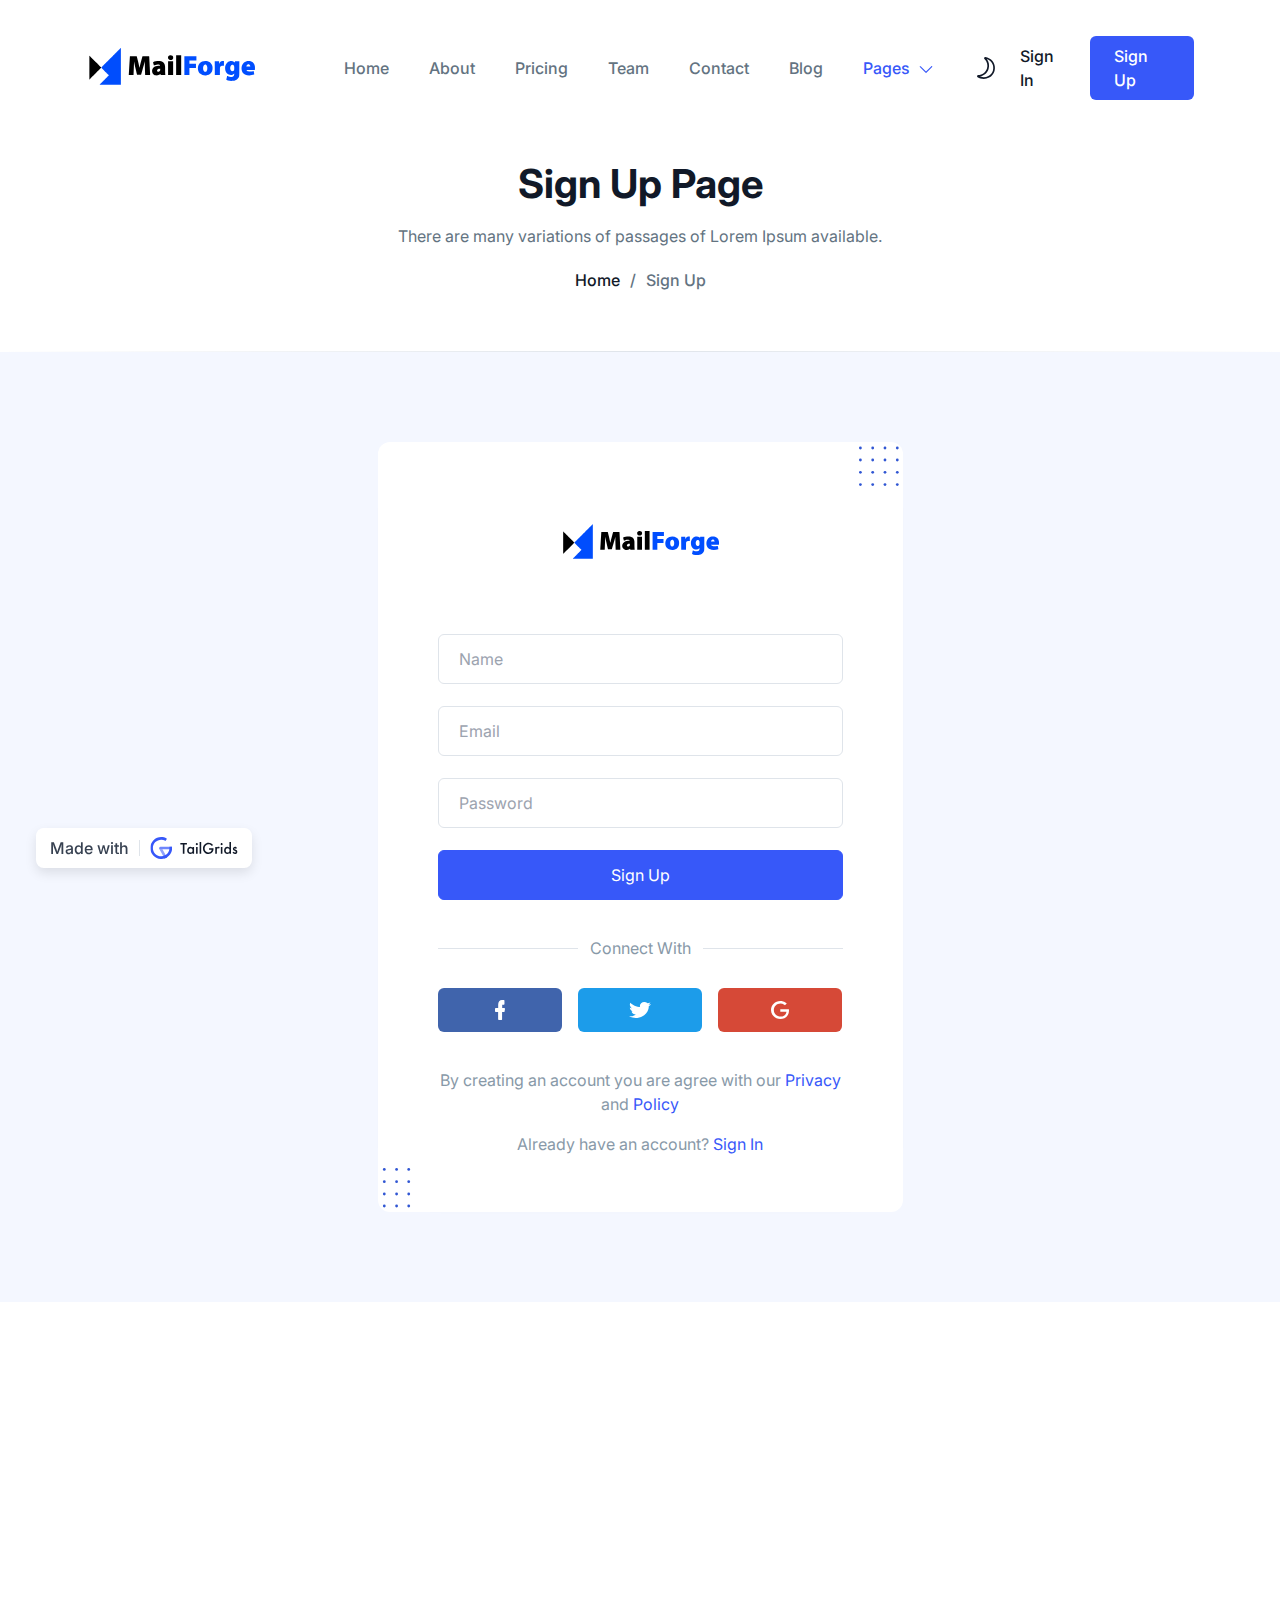
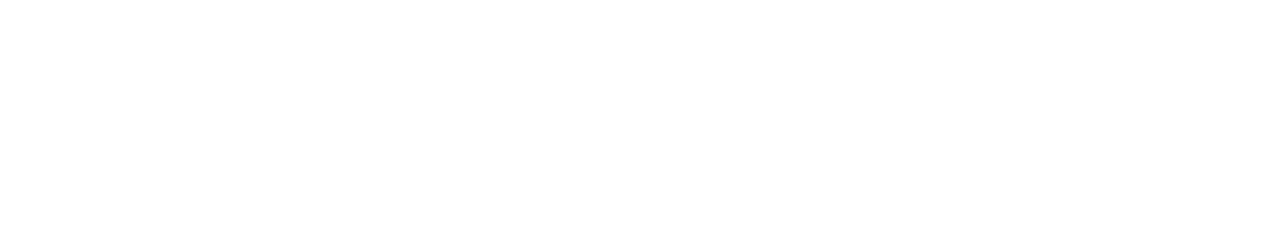
<file: signup.html>
<!doctype html>
<html lang="en">
  <head>
    <meta charset="UTF-8" />
    <meta http-equiv="X-UA-Compatible" content="IE=edge" />
    <meta name="viewport" content="width=device-width, initial-scale=1.0" />
    <title>Sign Up | Play Tailwind</title>
    <link
      rel="shortcut icon"
      href="assets/images/favicon.png"
      type="image/x-icon"
    />
    <link rel="stylesheet" href="assets/css/animate.css" />
    <link rel="stylesheet" href="./src/css/tailwind.css" />

    <!-- ==== WOW JS ==== -->
    <script src="assets/js/wow.min.js"></script>
    <script>
      new WOW().init();
    </script>
  </head>

  <body>
    <!-- ====== Navbar Section Start -->
    <div
      class="absolute top-0 left-0 z-40 flex items-center w-full bg-transparent ud-header"
    >
      <div class="container mx-auto px-4">
        <div class="relative flex items-center justify-between -mx-4">
          <div class="max-w-full px-4 w-60">
            <a href="index.html" class="block w-full py-5 navbar-logo">
              <img
                src="assets/images/logo/logo.svg"
                alt="logo"
                class="w-full dark:hidden"
              />
              <img
                src="assets/images/logo/logo-white.svg"
                alt="logo"
                class="hidden w-full dark:block"
              />
            </a>
          </div>
          <div class="flex items-center justify-between w-full px-4">
            <div>
              <button
                id="navbarToggler"
                class="absolute right-4 top-1/2 block -translate-y-1/2 rounded-lg px-3 py-[6px] ring-primary focus:ring-2 lg:hidden"
              >
                <span
                  class="relative my-[6px] block h-[2px] w-[30px] bg-dark dark:bg-white"
                ></span>
                <span
                  class="relative my-[6px] block h-[2px] w-[30px] bg-dark dark:bg-white"
                ></span>
                <span
                  class="relative my-[6px] block h-[2px] w-[30px] bg-dark dark:bg-white"
                ></span>
              </button>
              <nav
                id="navbarCollapse"
                class="absolute right-4 top-full hidden w-full max-w-[250px] rounded-lg bg-white dark:bg-dark-2 py-5 shadow-lg lg:static lg:block lg:w-full lg:max-w-full lg:bg-transparent dark:lg:bg-transparent lg:py-0 lg:px-4 lg:shadow-none xl:px-6"
              >
                <ul class="blcok lg:flex 2xl:ml-20">
                  <li class="relative group">
                    <a
                      href="#home"
                      class="flex py-2 mx-8 text-base font-medium ud-menu-scroll text-dark dark:text-white group-hover:text-primary lg:mr-0 lg:inline-flex lg:py-6 lg:px-0 lg:text-body-color dark:lg:text-dark-6"
                    >
                      Home
                    </a>
                  </li>
                  <li class="relative group">
                    <a
                      href="/#about"
                      class="flex py-2 mx-8 text-base font-medium ud-menu-scroll text-dark dark:text-white group-hover:text-primary lg:mr-0 lg:ml-7 lg:inline-flex lg:py-6 lg:px-0 lg:text-body-color dark:lg:text-dark-6 xl:ml-10"
                    >
                      About
                    </a>
                  </li>
                  <li class="relative group">
                    <a
                      href="/#pricing"
                      class="flex py-2 mx-8 text-base font-medium ud-menu-scroll text-dark dark:text-white group-hover:text-primary lg:mr-0 lg:ml-7 lg:inline-flex lg:py-6 lg:px-0 lg:text-body-color dark:lg:text-dark-6 xl:ml-10"
                    >
                      Pricing
                    </a>
                  </li>
                  <li class="relative group">
                    <a
                      href="/#team"
                      class="flex py-2 mx-8 text-base font-medium ud-menu-scroll text-dark dark:text-white group-hover:text-primary lg:mr-0 lg:ml-7 lg:inline-flex lg:py-6 lg:px-0 lg:text-body-color dark:lg:text-dark-6 xl:ml-10"
                    >
                      Team
                    </a>
                  </li>
                  <li class="relative group">
                    <a
                      href="/#contact"
                      class="flex py-2 mx-8 text-base font-medium ud-menu-scroll text-dark dark:text-white group-hover:text-primary lg:mr-0 lg:ml-7 lg:inline-flex lg:py-6 lg:px-0 lg:text-body-color dark:lg:text-dark-6 xl:ml-10"
                    >
                      Contact
                    </a>
                  </li>
                  <li class="relative group">
                    <a
                      href="blog-grids.html"
                      class="flex py-2 mx-8 text-base font-medium ud-menu-scroll text-dark dark:text-white group-hover:text-primary lg:mr-0 lg:ml-7 lg:inline-flex lg:py-6 lg:px-0 lg:text-body-color dark:lg:text-dark-6 xl:ml-10"
                    >
                      Blog
                    </a>
                  </li>
                  <li class="relative submenu-item group">
                    <a
                      href="javascript:void(0)"
                      class="relative flex items-center justify-between py-2 mx-8 text-base font-medium text-primary group-hover:text-primary lg:mr-0 lg:ml-8 lg:inline-flex lg:py-6 lg:pl-0 lg:pr-4 xl:ml-10"
                    >
                      Pages

                      <svg
                        class="ml-2 fill-current"
                        width="16"
                        height="20"
                        viewBox="0 0 16 20"
                        fill="none"
                        xmlns="http://www.w3.org/2000/svg"
                      >
                        <path
                          d="M7.99999 14.9C7.84999 14.9 7.72499 14.85 7.59999 14.75L1.84999 9.10005C1.62499 8.87505 1.62499 8.52505 1.84999 8.30005C2.07499 8.07505 2.42499 8.07505 2.64999 8.30005L7.99999 13.525L13.35 8.25005C13.575 8.02505 13.925 8.02505 14.15 8.25005C14.375 8.47505 14.375 8.82505 14.15 9.05005L8.39999 14.7C8.27499 14.825 8.14999 14.9 7.99999 14.9Z"
                        />
                      </svg>
                    </a>
                    <div
                      class="submenu relative top-full left-0 hidden w-[250px] rounded-xs bg-white dark:bg-dark-2 p-4 transition-[top] duration-300 group-hover:opacity-100 lg:invisible lg:absolute lg:top-[110%] lg:block lg:opacity-0 lg:shadow-lg lg:group-hover:visible lg:group-hover:top-full"
                    >
                      <a
                        href="about.html"
                        class="block rounded-sm py-[10px] px-4 text-sm text-body-color dark:text-dark-6 hover:text-primary dark:hover:text-primary"
                      >
                        About Page
                      </a>
                      <a
                        href="pricing.html"
                        class="block rounded-sm py-[10px] px-4 text-sm text-body-color dark:text-dark-6 hover:text-primary dark:hover:text-primary"
                      >
                        Pricing Page
                      </a>
                      <a
                        href="contact.html"
                        class="block rounded-sm py-[10px] px-4 text-sm text-body-color dark:text-dark-6 hover:text-primary dark:hover:text-primary"
                      >
                        Contact Page
                      </a>
                      <a
                        href="blog-grids.html"
                        class="block rounded-sm py-[10px] px-4 text-sm text-body-color dark:text-dark-6 hover:text-primary dark:hover:text-primary"
                      >
                        Blog Grid Page
                      </a>
                      <a
                        href="blog-details.html"
                        class="block rounded-sm py-[10px] px-4 text-sm text-body-color dark:text-dark-6 hover:text-primary dark:hover:text-primary"
                      >
                        Blog Details Page
                      </a>
                      <a
                        href="signup.html"
                        class="block rounded-sm py-[10px] px-4 text-sm text-primary hover:text-primary dark:hover:text-primary"
                      >
                        Sign Up Page
                      </a>
                      <a
                        href="signin.html"
                        class="block rounded-sm py-[10px] px-4 text-sm text-body-color dark:text-dark-6 hover:text-primary dark:hover:text-primary"
                      >
                        Sign In Page
                      </a>
                      <a
                        href="404.html"
                        class="block rounded-sm py-[10px] px-4 text-sm text-body-color dark:text-dark-6 hover:text-primary dark:hover:text-primary"
                      >
                        404 Page
                      </a>
                    </div>
                  </li>
                </ul>
              </nav>
            </div>
            <div class="flex items-center justify-end pr-16 lg:pr-0">
              <label
                for="themeSwitcher"
                class="inline-flex items-center cursor-pointer"
                aria-label="themeSwitcher"
                name="themeSwitcher"
              >
                <input
                  type="checkbox"
                  name="themeSwitcher"
                  id="themeSwitcher"
                  class="sr-only"
                />
                <span class="block text-dark dark:hidden dark:text-white">
                  <svg
                    class="fill-current"
                    width="24"
                    height="24"
                    viewBox="0 0 24 24"
                    fill="none"
                    xmlns="http://www.w3.org/2000/svg"
                  >
                    <path
                      d="M13.3125 1.50001C12.675 1.31251 12.0375 1.16251 11.3625 1.05001C10.875 0.975006 10.35 1.23751 10.1625 1.68751C9.93751 2.13751 10.05 2.70001 10.425 3.00001C13.0875 5.47501 14.0625 9.11251 12.975 12.525C11.775 16.3125 8.25001 18.975 4.16251 19.0875C3.63751 19.0875 3.22501 19.425 3.07501 19.9125C2.92501 20.4 3.15001 20.925 3.56251 21.1875C4.50001 21.75 5.43751 22.2 6.37501 22.5C7.46251 22.8375 8.58751 22.9875 9.71251 22.9875C11.625 22.9875 13.5 22.5 15.1875 21.5625C17.85 20.1 19.725 17.7375 20.55 14.8875C22.1625 9.26251 18.975 3.37501 13.3125 1.50001ZM18.9375 14.4C18.2625 16.8375 16.6125 18.825 14.4 20.0625C12.075 21.3375 9.41251 21.6 6.90001 20.85C6.63751 20.775 6.33751 20.6625 6.07501 20.55C10.05 19.7625 13.35 16.9125 14.5875 13.0125C15.675 9.56251 15 5.92501 12.7875 3.07501C17.5875 4.68751 20.2875 9.67501 18.9375 14.4Z"
                    />
                  </svg>
                </span>
                <span class="hidden text-dark dark:block dark:text-white">
                  <svg
                    class="fill-current"
                    width="24"
                    height="24"
                    viewBox="0 0 24 24"
                    fill="none"
                    xmlns="http://www.w3.org/2000/svg"
                  >
                    <g clip-path="url(#clip0_2172_3070)">
                      <path
                        d="M12 6.89999C9.18752 6.89999 6.90002 9.18749 6.90002 12C6.90002 14.8125 9.18752 17.1 12 17.1C14.8125 17.1 17.1 14.8125 17.1 12C17.1 9.18749 14.8125 6.89999 12 6.89999ZM12 15.4125C10.125 15.4125 8.58752 13.875 8.58752 12C8.58752 10.125 10.125 8.58749 12 8.58749C13.875 8.58749 15.4125 10.125 15.4125 12C15.4125 13.875 13.875 15.4125 12 15.4125Z"
                      />
                      <path
                        d="M12 4.2375C12.45 4.2375 12.8625 3.8625 12.8625 3.375V1.5C12.8625 1.05 12.4875 0.637497 12 0.637497C11.55 0.637497 11.1375 1.0125 11.1375 1.5V3.4125C11.175 3.8625 11.55 4.2375 12 4.2375Z"
                      />
                      <path
                        d="M12 19.7625C11.55 19.7625 11.1375 20.1375 11.1375 20.625V22.5C11.1375 22.95 11.5125 23.3625 12 23.3625C12.45 23.3625 12.8625 22.9875 12.8625 22.5V20.5875C12.8625 20.1375 12.45 19.7625 12 19.7625Z"
                      />
                      <path
                        d="M18.1125 6.74999C18.3375 6.74999 18.5625 6.67499 18.7125 6.48749L19.9125 5.28749C20.25 4.94999 20.25 4.42499 19.9125 4.08749C19.575 3.74999 19.05 3.74999 18.7125 4.08749L17.5125 5.28749C17.175 5.62499 17.175 6.14999 17.5125 6.48749C17.6625 6.67499 17.8875 6.74999 18.1125 6.74999Z"
                      />
                      <path
                        d="M5.32501 17.5125L4.12501 18.675C3.78751 19.0125 3.78751 19.5375 4.12501 19.875C4.27501 20.025 4.50001 20.1375 4.72501 20.1375C4.95001 20.1375 5.17501 20.0625 5.32501 19.875L6.52501 18.675C6.86251 18.3375 6.86251 17.8125 6.52501 17.475C6.18751 17.175 5.62501 17.175 5.32501 17.5125Z"
                      />
                      <path
                        d="M22.5 11.175H20.5875C20.1375 11.175 19.725 11.55 19.725 12.0375C19.725 12.4875 20.1 12.9 20.5875 12.9H22.5C22.95 12.9 23.3625 12.525 23.3625 12.0375C23.3625 11.55 22.95 11.175 22.5 11.175Z"
                      />
                      <path
                        d="M4.23751 12C4.23751 11.55 3.86251 11.1375 3.37501 11.1375H1.50001C1.05001 11.1375 0.637512 11.5125 0.637512 12C0.637512 12.45 1.01251 12.8625 1.50001 12.8625H3.41251C3.86251 12.8625 4.23751 12.45 4.23751 12Z"
                      />
                      <path
                        d="M18.675 17.5125C18.3375 17.175 17.8125 17.175 17.475 17.5125C17.1375 17.85 17.1375 18.375 17.475 18.7125L18.675 19.9125C18.825 20.0625 19.05 20.175 19.275 20.175C19.5 20.175 19.725 20.1 19.875 19.9125C20.2125 19.575 20.2125 19.05 19.875 18.7125L18.675 17.5125Z"
                      />
                      <path
                        d="M5.32501 4.125C4.98751 3.7875 4.46251 3.7875 4.12501 4.125C3.78751 4.4625 3.78751 4.9875 4.12501 5.325L5.32501 6.525C5.47501 6.675 5.70001 6.7875 5.92501 6.7875C6.15001 6.7875 6.37501 6.7125 6.52501 6.525C6.86251 6.1875 6.86251 5.6625 6.52501 5.325L5.32501 4.125Z"
                      />
                    </g>
                    <defs>
                      <clipPath id="clip0_2172_3070">
                        <rect width="24" height="24" fill="white" />
                      </clipPath>
                    </defs>
                  </svg>
                </span>
              </label>
              <div class="hidden sm:flex">
                <a
                  href="signin.html"
                  class="loginBtn py-2 px-[22px] text-base font-medium text-dark dark:text-white hover:opacity-70"
                >
                  Sign In
                </a>
                <a
                  href="signup.html"
                  class="px-6 py-2 text-base font-medium text-white duration-300 ease-in-out rounded-md signUpBtn bg-primary hover:bg-blue-dark"
                >
                  Sign Up
                </a>
              </div>
            </div>
          </div>
        </div>
      </div>
    </div>
    <!-- ====== Navbar Section End -->

    <!-- ====== Banner Section Start -->
    <div
      class="relative z-10 overflow-hidden pt-[120px] pb-[60px] md:pt-[130px] lg:pt-[160px] dark:bg-dark"
    >
      <div
        class="absolute bottom-0 left-0 w-full h-px bg-linear-to-r from-stroke/0 via-stroke dark:via-dark-3 to-stroke/0"
      ></div>
      <div class="container mx-auto px-4">
        <div class="flex flex-wrap items-center -mx-4">
          <div class="w-full px-4">
            <div class="text-center">
              <h1
                class="mb-4 text-3xl font-bold text-dark dark:text-white sm:text-4xl md:text-[40px] md:leading-[1.2]"
              >
                Sign Up Page
              </h1>
              <p class="mb-5 text-base text-body-color dark:text-dark-6">
                There are many variations of passages of Lorem Ipsum available.
              </p>

              <ul class="flex items-center justify-center gap-[10px]">
                <li>
                  <a
                    href="index.html"
                    class="flex items-center gap-[10px] text-base font-medium text-dark dark:text-white"
                  >
                    Home
                  </a>
                </li>
                <li>
                  <a
                    href="javascript:void(0)"
                    class="flex items-center gap-[10px] text-base font-medium text-body-color"
                  >
                    <span class="text-body-color dark:text-dark-6"> / </span>
                    Sign Up
                  </a>
                </li>
              </ul>
            </div>
          </div>
        </div>
      </div>
    </div>
    <!-- ====== Banner Section End -->

    <!-- ====== Forms Section Start -->
    <section class="bg-[#F4F7FF] py-14 lg:py-[90px] dark:bg-dark">
      <div class="container mx-auto px-4">
        <div class="flex flex-wrap -mx-4">
          <div class="w-full px-4">
            <div
              class="wow fadeInUp relative mx-auto max-w-[525px] overflow-hidden rounded-xl shadow-form bg-white dark:bg-dark-2 py-14 px-8 text-center sm:px-12 md:px-[60px]"
              data-wow-delay=".15s"
            >
              <div class="mb-10 text-center">
                <a
                  href="javascript:void(0)"
                  class="mx-auto inline-block max-w-[160px]"
                >
                  <img
                    src="assets/images/logo/logo.svg"
                    alt="logo"
                    class="dark:hidden"
                  />
                  <img
                    src="assets/images/logo/logo-white.svg"
                    alt="logo"
                    class="hidden dark:block"
                  />
                </a>
              </div>
              <form>
                <div class="mb-[22px]">
                  <input
                    type="text"
                    placeholder="Name"
                    class="w-full px-5 py-3 text-base transition bg-transparent border rounded-md outline-hidden border-stroke dark:border-dark-3 text-body-color dark:text-dark-6 placeholder:text-dark-6 focus:border-primary dark:focus:border-primary focus-visible:shadow-none"
                  />
                </div>
                <div class="mb-[22px]">
                  <input
                    type="email"
                    placeholder="Email"
                    class="w-full px-5 py-3 text-base transition bg-transparent border rounded-md outline-hidden border-stroke dark:border-dark-3 text-body-color dark:text-dark-6 placeholder:text-dark-6 focus:border-primary dark:focus:border-primary focus-visible:shadow-none"
                  />
                </div>
                <div class="mb-[22px]">
                  <input
                    type="password"
                    placeholder="Password"
                    class="w-full px-5 py-3 text-base transition bg-transparent border rounded-md outline-hidden border-stroke dark:border-dark-3 text-body-color dark:text-dark-6 placeholder:text-dark-6 focus:border-primary dark:focus:border-primary focus-visible:shadow-none"
                  />
                </div>
                <div class="mb-9">
                  <input
                    type="submit"
                    value="Sign Up"
                    class="w-full px-5 py-3 text-base text-white transition duration-300 ease-in-out border rounded-md cursor-pointer border-primary bg-primary hover:bg-blue-dark"
                  />
                </div>
              </form>
              <span class="relative block text-center z-1 mb-7">
                <span
                  class="absolute left-0 block w-full h-px -z-1 top-1/2 bg-stroke dark:bg-dark-3"
                ></span>
                <span
                  class="relative z-10 inline-block px-3 text-base bg-white dark:bg-dark-2 text-body-secondary"
                  >Connect With</span
                >
              </span>
              <ul class="flex justify-between -mx-2 mb-9">
                <li class="w-full px-2">
                  <a
                    href="javascript:void(0)"
                    class="flex h-11 items-center justify-center rounded-md bg-[#4064AC] transition hover:bg-[#4064AC]/90"
                  >
                    <svg
                      width="10"
                      height="20"
                      viewBox="0 0 10 20"
                      fill="none"
                      xmlns="http://www.w3.org/2000/svg"
                    >
                      <path
                        d="M9.29878 8H7.74898H7.19548V7.35484V5.35484V4.70968H7.74898H8.91133C9.21575 4.70968 9.46483 4.45161 9.46483 4.06452V0.645161C9.46483 0.290323 9.24343 0 8.91133 0H6.89106C4.70474 0 3.18262 1.80645 3.18262 4.48387V7.29032V7.93548H2.62912H0.747223C0.359774 7.93548 0 8.29032 0 8.80645V11.129C0 11.5806 0.304424 12 0.747223 12H2.57377H3.12727V12.6452V19.129C3.12727 19.5806 3.43169 20 3.87449 20H6.47593C6.64198 20 6.78036 19.9032 6.89106 19.7742C7.00176 19.6452 7.08478 19.4194 7.08478 19.2258V12.6774V12.0323H7.66596H8.91133C9.2711 12.0323 9.54785 11.7742 9.6032 11.3871V11.3548V11.3226L9.99065 9.09677C10.0183 8.87097 9.99065 8.6129 9.8246 8.35484C9.76925 8.19355 9.52018 8.03226 9.29878 8Z"
                        fill="white"
                      />
                    </svg>
                  </a>
                </li>
                <li class="w-full px-2">
                  <a
                    href="javascript:void(0)"
                    class="flex h-11 items-center justify-center rounded-md bg-[#1C9CEA] transition hover:bg-[#1C9CEA]/90"
                  >
                    <svg
                      width="22"
                      height="16"
                      viewBox="0 0 22 16"
                      fill="none"
                      xmlns="http://www.w3.org/2000/svg"
                    >
                      <path
                        d="M19.5516 2.75538L20.9 1.25245C21.2903 0.845401 21.3968 0.53229 21.4323 0.375734C20.3677 0.939335 19.3742 1.1272 18.7355 1.1272H18.4871L18.3452 1.00196C17.4935 0.344423 16.429 0 15.2935 0C12.8097 0 10.8581 1.81605 10.8581 3.91389C10.8581 4.03914 10.8581 4.22701 10.8935 4.35225L11 4.97847L10.2548 4.94716C5.7129 4.82192 1.9871 1.37769 1.38387 0.782779C0.390323 2.34834 0.958064 3.85127 1.56129 4.79061L2.76774 6.54403L0.851613 5.6047C0.887097 6.91977 1.45484 7.95303 2.55484 8.7045L3.5129 9.33072L2.55484 9.67515C3.15806 11.272 4.50645 11.9296 5.5 12.18L6.8129 12.4932L5.57097 13.2446C3.58387 14.4971 1.1 14.4031 0 14.3092C2.23548 15.6869 4.89677 16 6.74194 16C8.12581 16 9.15484 15.8748 9.40322 15.7808C19.3387 13.7143 19.8 5.8865 19.8 4.32094V4.10176L20.0129 3.97652C21.2194 2.97456 21.7161 2.44227 22 2.12916C21.8935 2.16047 21.7516 2.22309 21.6097 2.2544L19.5516 2.75538Z"
                        fill="white"
                      />
                    </svg>
                  </a>
                </li>
                <li class="w-full px-2">
                  <a
                    href="javascript:void(0)"
                    class="flex h-11 items-center justify-center rounded-md bg-[#D64937] transition hover:bg-[#D64937]/90"
                  >
                    <svg
                      width="18"
                      height="18"
                      viewBox="0 0 18 18"
                      fill="none"
                      xmlns="http://www.w3.org/2000/svg"
                    >
                      <path
                        d="M17.8477 8.17132H9.29628V10.643H15.4342C15.1065 14.0743 12.2461 15.5574 9.47506 15.5574C5.95916 15.5574 2.8306 12.8821 2.8306 9.01461C2.8306 5.29251 5.81018 2.47185 9.47506 2.47185C12.2759 2.47185 13.9742 4.24567 13.9742 4.24567L15.7024 2.47185C15.7024 2.47185 13.3783 0.000145544 9.35587 0.000145544C4.05223 -0.0289334 0 4.30383 0 8.98553C0 13.5218 3.81386 18 9.44526 18C14.4212 18 17.9967 14.7141 17.9967 9.79974C18.0264 8.78198 17.8477 8.17132 17.8477 8.17132Z"
                        fill="white"
                      />
                    </svg>
                  </a>
                </li>
              </ul>

              <p class="mb-4 text-base text-body-secondary">
                By creating an account you are agree with our
                <a
                  href="javascript:void(0)"
                  class="text-primary hover:underline"
                >
                  Privacy
                </a>
                and
                <a
                  href="javascript:void(0)"
                  class="text-primary hover:underline"
                >
                  Policy
                </a>
              </p>

              <p class="text-base text-body-secondary">
                Already have an account?
                <a href="signin.html" class="text-primary hover:underline">
                  Sign In
                </a>
              </p>

              <div>
                <span class="absolute top-1 right-1">
                  <svg
                    width="40"
                    height="40"
                    viewBox="0 0 40 40"
                    fill="none"
                    xmlns="http://www.w3.org/2000/svg"
                  >
                    <circle
                      cx="1.39737"
                      cy="38.6026"
                      r="1.39737"
                      transform="rotate(-90 1.39737 38.6026)"
                      fill="#3056D3"
                    />
                    <circle
                      cx="1.39737"
                      cy="1.99122"
                      r="1.39737"
                      transform="rotate(-90 1.39737 1.99122)"
                      fill="#3056D3"
                    />
                    <circle
                      cx="13.6943"
                      cy="38.6026"
                      r="1.39737"
                      transform="rotate(-90 13.6943 38.6026)"
                      fill="#3056D3"
                    />
                    <circle
                      cx="13.6943"
                      cy="1.99122"
                      r="1.39737"
                      transform="rotate(-90 13.6943 1.99122)"
                      fill="#3056D3"
                    />
                    <circle
                      cx="25.9911"
                      cy="38.6026"
                      r="1.39737"
                      transform="rotate(-90 25.9911 38.6026)"
                      fill="#3056D3"
                    />
                    <circle
                      cx="25.9911"
                      cy="1.99122"
                      r="1.39737"
                      transform="rotate(-90 25.9911 1.99122)"
                      fill="#3056D3"
                    />
                    <circle
                      cx="38.288"
                      cy="38.6026"
                      r="1.39737"
                      transform="rotate(-90 38.288 38.6026)"
                      fill="#3056D3"
                    />
                    <circle
                      cx="38.288"
                      cy="1.99122"
                      r="1.39737"
                      transform="rotate(-90 38.288 1.99122)"
                      fill="#3056D3"
                    />
                    <circle
                      cx="1.39737"
                      cy="26.3057"
                      r="1.39737"
                      transform="rotate(-90 1.39737 26.3057)"
                      fill="#3056D3"
                    />
                    <circle
                      cx="13.6943"
                      cy="26.3057"
                      r="1.39737"
                      transform="rotate(-90 13.6943 26.3057)"
                      fill="#3056D3"
                    />
                    <circle
                      cx="25.9911"
                      cy="26.3057"
                      r="1.39737"
                      transform="rotate(-90 25.9911 26.3057)"
                      fill="#3056D3"
                    />
                    <circle
                      cx="38.288"
                      cy="26.3057"
                      r="1.39737"
                      transform="rotate(-90 38.288 26.3057)"
                      fill="#3056D3"
                    />
                    <circle
                      cx="1.39737"
                      cy="14.0086"
                      r="1.39737"
                      transform="rotate(-90 1.39737 14.0086)"
                      fill="#3056D3"
                    />
                    <circle
                      cx="13.6943"
                      cy="14.0086"
                      r="1.39737"
                      transform="rotate(-90 13.6943 14.0086)"
                      fill="#3056D3"
                    />
                    <circle
                      cx="25.9911"
                      cy="14.0086"
                      r="1.39737"
                      transform="rotate(-90 25.9911 14.0086)"
                      fill="#3056D3"
                    />
                    <circle
                      cx="38.288"
                      cy="14.0086"
                      r="1.39737"
                      transform="rotate(-90 38.288 14.0086)"
                      fill="#3056D3"
                    />
                  </svg>
                </span>
                <span class="absolute left-1 bottom-1">
                  <svg
                    width="29"
                    height="40"
                    viewBox="0 0 29 40"
                    fill="none"
                    xmlns="http://www.w3.org/2000/svg"
                  >
                    <circle
                      cx="2.288"
                      cy="25.9912"
                      r="1.39737"
                      transform="rotate(-90 2.288 25.9912)"
                      fill="#3056D3"
                    />
                    <circle
                      cx="14.5849"
                      cy="25.9911"
                      r="1.39737"
                      transform="rotate(-90 14.5849 25.9911)"
                      fill="#3056D3"
                    />
                    <circle
                      cx="26.7216"
                      cy="25.9911"
                      r="1.39737"
                      transform="rotate(-90 26.7216 25.9911)"
                      fill="#3056D3"
                    />
                    <circle
                      cx="2.288"
                      cy="13.6944"
                      r="1.39737"
                      transform="rotate(-90 2.288 13.6944)"
                      fill="#3056D3"
                    />
                    <circle
                      cx="14.5849"
                      cy="13.6943"
                      r="1.39737"
                      transform="rotate(-90 14.5849 13.6943)"
                      fill="#3056D3"
                    />
                    <circle
                      cx="26.7216"
                      cy="13.6943"
                      r="1.39737"
                      transform="rotate(-90 26.7216 13.6943)"
                      fill="#3056D3"
                    />
                    <circle
                      cx="2.288"
                      cy="38.0087"
                      r="1.39737"
                      transform="rotate(-90 2.288 38.0087)"
                      fill="#3056D3"
                    />
                    <circle
                      cx="2.288"
                      cy="1.39739"
                      r="1.39737"
                      transform="rotate(-90 2.288 1.39739)"
                      fill="#3056D3"
                    />
                    <circle
                      cx="14.5849"
                      cy="38.0089"
                      r="1.39737"
                      transform="rotate(-90 14.5849 38.0089)"
                      fill="#3056D3"
                    />
                    <circle
                      cx="26.7216"
                      cy="38.0089"
                      r="1.39737"
                      transform="rotate(-90 26.7216 38.0089)"
                      fill="#3056D3"
                    />
                    <circle
                      cx="14.5849"
                      cy="1.39761"
                      r="1.39737"
                      transform="rotate(-90 14.5849 1.39761)"
                      fill="#3056D3"
                    />
                    <circle
                      cx="26.7216"
                      cy="1.39761"
                      r="1.39737"
                      transform="rotate(-90 26.7216 1.39761)"
                      fill="#3056D3"
                    />
                  </svg>
                </span>
              </div>
            </div>
          </div>
        </div>
      </div>
    </section>
    <!-- ====== Forms Section End -->

    <!-- ====== Footer Section Start -->
    <footer
      class="wow fadeInUp relative z-10 bg-[#090E34] pt-20 lg:pt-[100px]"
      data-wow-delay=".15s"
    >
      <div class="container mx-auto px-4">
        <div class="flex flex-wrap -mx-4">
          <div class="w-full px-4 sm:w-1/2 md:w-1/2 lg:w-4/12 xl:w-3/12">
            <div class="w-full mb-10">
              <a
                href="javascript:void(0)"
                class="mb-6 inline-block max-w-[160px]"
              >
                <img
                  src="assets/images/logo/logo-white.svg"
                  alt="logo"
                  class="max-w-full"
                />
              </a>
              <p class="mb-8 max-w-[270px] text-base text-gray-7">
                We create digital experiences for brands and companies by using
                technology.
              </p>
              <div class="flex items-center -mx-3">
                <a
                  href="javascript:void(0)"
                  class="px-3 text-gray-7 hover:text-white"
                >
                  <svg
                    width="22"
                    height="22"
                    viewBox="0 0 22 22"
                    fill="none"
                    xmlns="http://www.w3.org/2000/svg"
                    class="fill-current"
                  >
                    <path
                      d="M16.294 8.86875H14.369H13.6815V8.18125V6.05V5.3625H14.369H15.8128C16.1909 5.3625 16.5003 5.0875 16.5003 4.675V1.03125C16.5003 0.653125 16.2253 0.34375 15.8128 0.34375H13.3034C10.5878 0.34375 8.69714 2.26875 8.69714 5.12187V8.1125V8.8H8.00964H5.67214C5.19089 8.8 4.74402 9.17812 4.74402 9.72812V12.2031C4.74402 12.6844 5.12214 13.1313 5.67214 13.1313H7.94089H8.62839V13.8188V20.7281C8.62839 21.2094 9.00652 21.6562 9.55652 21.6562H12.7878C12.994 21.6562 13.1659 21.5531 13.3034 21.4156C13.4409 21.2781 13.544 21.0375 13.544 20.8312V13.8531V13.1656H14.2659H15.8128C16.2596 13.1656 16.6034 12.8906 16.6721 12.4781V12.4438V12.4094L17.1534 10.0375C17.1878 9.79688 17.1534 9.52187 16.9471 9.24687C16.8784 9.075 16.569 8.90312 16.294 8.86875Z"
                    />
                  </svg>
                </a>
                <a
                  href="javascript:void(0)"
                  class="px-3 text-gray-7 hover:text-white"
                >
                  <svg
                    width="22"
                    height="22"
                    viewBox="0 0 22 22"
                    fill="none"
                    xmlns="http://www.w3.org/2000/svg"
                    class="fill-current"
                  >
                    <path
                      d="M20.1236 5.91236C20.2461 5.76952 20.0863 5.58286 19.905 5.64972C19.5004 5.79896 19.1306 5.8974 18.5837 5.95817C19.2564 5.58362 19.5693 5.04828 19.8237 4.39259C19.885 4.23443 19.7 4.09092 19.5406 4.16647C18.8931 4.47345 18.1945 4.70121 17.4599 4.83578C16.7338 4.11617 15.6988 3.6665 14.5539 3.6665C12.3554 3.6665 10.5725 5.32454 10.5725 7.36908C10.5725 7.65933 10.6081 7.94206 10.6752 8.21276C7.51486 8.06551 4.6968 6.71359 2.73896 4.64056C2.60477 4.49848 2.36128 4.51734 2.27772 4.69063C2.05482 5.15296 1.93056 5.66584 1.93056 6.20582C1.93056 7.49014 2.6332 8.62331 3.70132 9.28732C3.22241 9.27293 2.76441 9.17961 2.34234 9.02125C2.13684 8.94416 1.90127 9.07964 1.92888 9.28686C2.14084 10.8781 3.42915 12.1909 5.09205 12.5011C4.75811 12.586 4.40639 12.6311 4.04253 12.6311C3.95431 12.6311 3.86685 12.6284 3.78019 12.6231C3.55967 12.6094 3.38044 12.8067 3.47499 12.9954C4.09879 14.2404 5.44575 15.1096 7.0132 15.1367C5.65077 16.13 3.93418 16.7218 2.06882 16.7218C1.83882 16.7218 1.74015 17.0175 1.9442 17.1178C3.52016 17.8924 5.31487 18.3332 7.22182 18.3332C14.545 18.3332 18.549 12.6914 18.549 7.79843C18.549 7.63827 18.545 7.47811 18.5377 7.31945C19.1321 6.92012 19.6664 6.44528 20.1236 5.91236Z"
                    />
                  </svg>
                </a>
                <a
                  href="javascript:void(0)"
                  class="px-3 text-gray-7 hover:text-white"
                >
                  <svg
                    width="22"
                    height="22"
                    viewBox="0 0 22 22"
                    fill="none"
                    xmlns="http://www.w3.org/2000/svg"
                    class="fill-current"
                  >
                    <path
                      d="M11.0297 14.4305C12.9241 14.4305 14.4598 12.8948 14.4598 11.0004C14.4598 9.10602 12.9241 7.57031 11.0297 7.57031C9.13529 7.57031 7.59958 9.10602 7.59958 11.0004C7.59958 12.8948 9.13529 14.4305 11.0297 14.4305Z"
                    />
                    <path
                      d="M14.7554 1.8335H7.24463C4.25807 1.8335 1.83334 4.25823 1.83334 7.24479V14.6964C1.83334 17.7421 4.25807 20.1668 7.24463 20.1668H14.6962C17.7419 20.1668 20.1667 17.7421 20.1667 14.7555V7.24479C20.1667 4.25823 17.7419 1.8335 14.7554 1.8335ZM11.0296 15.4948C8.51614 15.4948 6.53496 13.4545 6.53496 11.0002C6.53496 8.54586 8.54571 6.50554 11.0296 6.50554C13.4839 6.50554 15.4946 8.54586 15.4946 11.0002C15.4946 13.4545 13.5134 15.4948 11.0296 15.4948ZM17.2393 6.91952C16.9436 7.24479 16.5 7.42221 15.9973 7.42221C15.5538 7.42221 15.1102 7.24479 14.7554 6.91952C14.4301 6.59425 14.2527 6.18027 14.2527 5.67758C14.2527 5.17489 14.4301 4.79049 14.7554 4.43565C15.0807 4.08081 15.4946 3.90339 15.9973 3.90339C16.4409 3.90339 16.914 4.08081 17.2393 4.40608C17.535 4.79049 17.7419 5.23403 17.7419 5.70715C17.7124 6.18027 17.535 6.59425 17.2393 6.91952Z"
                    />
                    <path
                      d="M16.0276 4.96777C15.6432 4.96777 15.318 5.29304 15.318 5.67745C15.318 6.06186 15.6432 6.38713 16.0276 6.38713C16.412 6.38713 16.7373 6.06186 16.7373 5.67745C16.7373 5.29304 16.4416 4.96777 16.0276 4.96777Z"
                    />
                  </svg>
                </a>
                <a
                  href="javascript:void(0)"
                  class="px-3 text-gray-7 hover:text-white"
                >
                  <svg
                    width="22"
                    height="22"
                    viewBox="0 0 22 22"
                    fill="none"
                    xmlns="http://www.w3.org/2000/svg"
                    class="fill-current"
                  >
                    <path
                      d="M18.8065 1.8335H3.16399C2.42474 1.8335 1.83334 2.42489 1.83334 3.16414V18.8362C1.83334 19.5459 2.42474 20.1668 3.16399 20.1668H18.7473C19.4866 20.1668 20.078 19.5754 20.078 18.8362V3.13457C20.1371 2.42489 19.5457 1.8335 18.8065 1.8335ZM7.24464 17.4168H4.55379V8.69371H7.24464V17.4168ZM5.88443 7.48135C4.99733 7.48135 4.31721 6.77167 4.31721 5.91414C4.31721 5.05661 5.0269 4.34694 5.88443 4.34694C6.74196 4.34694 7.45163 5.05661 7.45163 5.91414C7.45163 6.77167 6.8011 7.48135 5.88443 7.48135ZM17.4463 17.4168H14.7554V13.1883C14.7554 12.183 14.7258 10.8523 13.336 10.8523C11.9167 10.8523 11.7097 11.976 11.7097 13.0996V17.4168H9.01884V8.69371H11.6506V9.90608H11.6801C12.0645 9.1964 12.9221 8.48672 14.2527 8.48672C17.0027 8.48672 17.5054 10.2609 17.5054 12.6856V17.4168H17.4463Z"
                    />
                  </svg>
                </a>
              </div>
            </div>
          </div>
          <div class="w-full px-4 sm:w-1/2 md:w-1/2 lg:w-2/12 xl:w-2/12">
            <div class="w-full mb-10">
              <h4 class="text-lg font-semibold text-white mb-9">About Us</h4>
              <ul>
                <li>
                  <a
                    href="javascript:void(0)"
                    class="inline-block mb-3 text-base text-gray-7 hover:text-primary"
                  >
                    Home
                  </a>
                </li>
                <li>
                  <a
                    href="javascript:void(0)"
                    class="inline-block mb-3 text-base text-gray-7 hover:text-primary"
                  >
                    Features
                  </a>
                </li>
                <li>
                  <a
                    href="javascript:void(0)"
                    class="inline-block mb-3 text-base text-gray-7 hover:text-primary"
                  >
                    About
                  </a>
                </li>
                <li>
                  <a
                    href="javascript:void(0)"
                    class="inline-block mb-3 text-base text-gray-7 hover:text-primary"
                  >
                    Testimonial
                  </a>
                </li>
              </ul>
            </div>
          </div>
          <div class="w-full px-4 sm:w-1/2 md:w-1/2 lg:w-3/12 xl:w-2/12">
            <div class="w-full mb-10">
              <h4 class="text-lg font-semibold text-white mb-9">Features</h4>
              <ul>
                <li>
                  <a
                    href="javascript:void(0)"
                    class="inline-block mb-3 text-base text-gray-7 hover:text-primary"
                  >
                    How it works
                  </a>
                </li>
                <li>
                  <a
                    href="javascript:void(0)"
                    class="inline-block mb-3 text-base text-gray-7 hover:text-primary"
                  >
                    Privacy policy
                  </a>
                </li>
                <li>
                  <a
                    href="javascript:void(0)"
                    class="inline-block mb-3 text-base text-gray-7 hover:text-primary"
                  >
                    Terms of Service
                  </a>
                </li>
                <li>
                  <a
                    href="javascript:void(0)"
                    class="inline-block mb-3 text-base text-gray-7 hover:text-primary"
                  >
                    Refund policy
                  </a>
                </li>
              </ul>
            </div>
          </div>
          <div class="w-full px-4 sm:w-1/2 md:w-1/2 lg:w-3/12 xl:w-2/12">
            <div class="w-full mb-10">
              <h4 class="text-lg font-semibold text-white mb-9">
                Our Products
              </h4>
              <ul>
                <li>
                  <a
                    href="javascript:void(0)"
                    class="inline-block mb-3 text-base text-gray-7 hover:text-primary"
                  >
                    LineIcons
                  </a>
                </li>
                <li>
                  <a
                    href="javascript:void(0)"
                    class="inline-block mb-3 text-base text-gray-7 hover:text-primary"
                  >
                    Ecommerce HTML
                  </a>
                </li>
                <li>
                  <a
                    href="javascript:void(0)"
                    class="inline-block mb-3 text-base text-gray-7 hover:text-primary"
                  >
                    TailAdmin
                  </a>
                </li>
                <li>
                  <a
                    href="javascript:void(0)"
                    class="inline-block mb-3 text-base text-gray-7 hover:text-primary"
                  >
                    PlainAdmin
                  </a>
                </li>
              </ul>
            </div>
          </div>
          <div class="w-full px-4 md:w-2/3 lg:w-6/12 xl:w-3/12">
            <div class="w-full mb-10">
              <h4 class="text-lg font-semibold text-white mb-9">Latest blog</h4>
              <div class="flex flex-col gap-8">
                <a
                  href="blog-details.html"
                  class="group flex items-center gap-[22px]"
                >
                  <div class="overflow-hidden rounded-sm">
                    <img
                      src="./assets/images/blog/blog-footer-01.jpg"
                      alt="blog"
                    />
                  </div>
                  <span
                    class="max-w-[180px] text-gray-7 text-base group-hover:text-white"
                  >
                    I think really important to design with...
                  </span>
                </a>
                <a
                  href="blog-details.html"
                  class="group flex items-center gap-[22px]"
                >
                  <div class="overflow-hidden rounded-sm">
                    <img
                      src="./assets/images/blog/blog-footer-02.jpg"
                      alt="blog"
                    />
                  </div>
                  <span
                    class="max-w-[180px] text-gray-7 text-base group-hover:text-white"
                  >
                    Recognizing the need is the primary...
                  </span>
                </a>
              </div>
            </div>
          </div>
        </div>
      </div>

      <div class="mt-12 border-t border-[#8890A4]/40 py-8 lg:mt-[60px]">
        <div class="container mx-auto px-4">
          <div class="flex flex-wrap -mx-4">
            <div class="w-full px-4 md:w-2/3 lg:w-1/2">
              <div class="my-1">
                <div
                  class="flex items-center justify-center -mx-3 md:justify-start"
                >
                  <a
                    href="javascript:void(0)"
                    class="px-3 text-base text-gray-7 hover:text-white hover:underline"
                  >
                    Privacy policy
                  </a>
                  <a
                    href="javascript:void(0)"
                    class="px-3 text-base text-gray-7 hover:text-white hover:underline"
                  >
                    Legal notice
                  </a>
                  <a
                    href="javascript:void(0)"
                    class="px-3 text-base text-gray-7 hover:text-white hover:underline"
                  >
                    Terms of service
                  </a>
                </div>
              </div>
            </div>
            <div class="w-full px-4 md:w-1/3 lg:w-1/2">
              <div class="flex justify-center my-1 md:justify-end">
                <p class="text-base text-gray-7">
                  Designed and Developed by
                  <a
                    href="https://tailgrids.com"
                    rel="nofollow noopner"
                    target="_blank"
                    class="text-gray-1 hover:underline"
                  >
                    TailGrids and UIdeck
                  </a>
                </p>
              </div>
            </div>
          </div>
        </div>
      </div>

      <div>
        <span class="absolute left-0 top-0 z-[-1]">
          <img src="assets/images/footer/shape-1.svg" alt="" />
        </span>

        <span class="absolute bottom-0 right-0 z-[-1]">
          <img src="assets/images/footer/shape-3.svg" alt="" />
        </span>

        <span class="absolute top-0 right-0 z-[-1]">
          <svg
            width="102"
            height="102"
            viewBox="0 0 102 102"
            fill="none"
            xmlns="http://www.w3.org/2000/svg"
          >
            <path
              d="M1.8667 33.1956C2.89765 33.1956 3.7334 34.0318 3.7334 35.0633C3.7334 36.0947 2.89765 36.9309 1.8667 36.9309C0.835744 36.9309 4.50645e-08 36.0947 0 35.0633C-4.50645e-08 34.0318 0.835744 33.1956 1.8667 33.1956Z"
              fill="white"
              fill-opacity="0.08"
            ></path>
            <path
              d="M18.2939 33.1956C19.3249 33.1956 20.1606 34.0318 20.1606 35.0633C20.1606 36.0947 19.3249 36.9309 18.2939 36.9309C17.263 36.9309 16.4272 36.0947 16.4272 35.0633C16.4272 34.0318 17.263 33.1956 18.2939 33.1956Z"
              fill="white"
              fill-opacity="0.08"
            ></path>
            <path
              d="M34.7209 33.195C35.7519 33.195 36.5876 34.0311 36.5876 35.0626C36.5876 36.0941 35.7519 36.9303 34.7209 36.9303C33.69 36.9303 32.8542 36.0941 32.8542 35.0626C32.8542 34.0311 33.69 33.195 34.7209 33.195Z"
              fill="white"
              fill-opacity="0.08"
            ></path>
            <path
              d="M50.9341 33.195C51.965 33.195 52.8008 34.0311 52.8008 35.0626C52.8008 36.0941 51.965 36.9303 50.9341 36.9303C49.9031 36.9303 49.0674 36.0941 49.0674 35.0626C49.0674 34.0311 49.9031 33.195 50.9341 33.195Z"
              fill="white"
              fill-opacity="0.08"
            ></path>
            <path
              d="M1.8667 16.7605C2.89765 16.7605 3.7334 17.5966 3.7334 18.6281C3.7334 19.6596 2.89765 20.4957 1.8667 20.4957C0.835744 20.4957 4.50645e-08 19.6596 0 18.6281C-4.50645e-08 17.5966 0.835744 16.7605 1.8667 16.7605Z"
              fill="white"
              fill-opacity="0.08"
            ></path>
            <path
              d="M18.2939 16.7605C19.3249 16.7605 20.1606 17.5966 20.1606 18.6281C20.1606 19.6596 19.3249 20.4957 18.2939 20.4957C17.263 20.4957 16.4272 19.6596 16.4272 18.6281C16.4272 17.5966 17.263 16.7605 18.2939 16.7605Z"
              fill="white"
              fill-opacity="0.08"
            ></path>
            <path
              d="M34.7209 16.7605C35.7519 16.7605 36.5876 17.5966 36.5876 18.6281C36.5876 19.6596 35.7519 20.4957 34.7209 20.4957C33.69 20.4957 32.8542 19.6596 32.8542 18.6281C32.8542 17.5966 33.69 16.7605 34.7209 16.7605Z"
              fill="white"
              fill-opacity="0.08"
            ></path>
            <path
              d="M50.9341 16.7605C51.965 16.7605 52.8008 17.5966 52.8008 18.6281C52.8008 19.6596 51.965 20.4957 50.9341 20.4957C49.9031 20.4957 49.0674 19.6596 49.0674 18.6281C49.0674 17.5966 49.9031 16.7605 50.9341 16.7605Z"
              fill="white"
              fill-opacity="0.08"
            ></path>
            <path
              d="M1.8667 0.324951C2.89765 0.324951 3.7334 1.16115 3.7334 2.19261C3.7334 3.22408 2.89765 4.06024 1.8667 4.06024C0.835744 4.06024 4.50645e-08 3.22408 0 2.19261C-4.50645e-08 1.16115 0.835744 0.324951 1.8667 0.324951Z"
              fill="white"
              fill-opacity="0.08"
            ></path>
            <path
              d="M18.2939 0.324951C19.3249 0.324951 20.1606 1.16115 20.1606 2.19261C20.1606 3.22408 19.3249 4.06024 18.2939 4.06024C17.263 4.06024 16.4272 3.22408 16.4272 2.19261C16.4272 1.16115 17.263 0.324951 18.2939 0.324951Z"
              fill="white"
              fill-opacity="0.08"
            ></path>
            <path
              d="M34.7209 0.325302C35.7519 0.325302 36.5876 1.16147 36.5876 2.19293C36.5876 3.2244 35.7519 4.06056 34.7209 4.06056C33.69 4.06056 32.8542 3.2244 32.8542 2.19293C32.8542 1.16147 33.69 0.325302 34.7209 0.325302Z"
              fill="white"
              fill-opacity="0.08"
            ></path>
            <path
              d="M50.9341 0.325302C51.965 0.325302 52.8008 1.16147 52.8008 2.19293C52.8008 3.2244 51.965 4.06056 50.9341 4.06056C49.9031 4.06056 49.0674 3.2244 49.0674 2.19293C49.0674 1.16147 49.9031 0.325302 50.9341 0.325302Z"
              fill="white"
              fill-opacity="0.08"
            ></path>
            <path
              d="M66.9037 33.1956C67.9346 33.1956 68.7704 34.0318 68.7704 35.0633C68.7704 36.0947 67.9346 36.9309 66.9037 36.9309C65.8727 36.9309 65.037 36.0947 65.037 35.0633C65.037 34.0318 65.8727 33.1956 66.9037 33.1956Z"
              fill="white"
              fill-opacity="0.08"
            ></path>
            <path
              d="M83.3307 33.1956C84.3616 33.1956 85.1974 34.0318 85.1974 35.0633C85.1974 36.0947 84.3616 36.9309 83.3307 36.9309C82.2997 36.9309 81.464 36.0947 81.464 35.0633C81.464 34.0318 82.2997 33.1956 83.3307 33.1956Z"
              fill="white"
              fill-opacity="0.08"
            ></path>
            <path
              d="M99.7576 33.1956C100.789 33.1956 101.624 34.0318 101.624 35.0633C101.624 36.0947 100.789 36.9309 99.7576 36.9309C98.7266 36.9309 97.8909 36.0947 97.8909 35.0633C97.8909 34.0318 98.7266 33.1956 99.7576 33.1956Z"
              fill="white"
              fill-opacity="0.08"
            ></path>
            <path
              d="M66.9037 16.7605C67.9346 16.7605 68.7704 17.5966 68.7704 18.6281C68.7704 19.6596 67.9346 20.4957 66.9037 20.4957C65.8727 20.4957 65.037 19.6596 65.037 18.6281C65.037 17.5966 65.8727 16.7605 66.9037 16.7605Z"
              fill="white"
              fill-opacity="0.08"
            ></path>
            <path
              d="M83.3307 16.7605C84.3616 16.7605 85.1974 17.5966 85.1974 18.6281C85.1974 19.6596 84.3616 20.4957 83.3307 20.4957C82.2997 20.4957 81.464 19.6596 81.464 18.6281C81.464 17.5966 82.2997 16.7605 83.3307 16.7605Z"
              fill="white"
              fill-opacity="0.08"
            ></path>
            <path
              d="M99.7576 16.7605C100.789 16.7605 101.624 17.5966 101.624 18.6281C101.624 19.6596 100.789 20.4957 99.7576 20.4957C98.7266 20.4957 97.8909 19.6596 97.8909 18.6281C97.8909 17.5966 98.7266 16.7605 99.7576 16.7605Z"
              fill="white"
              fill-opacity="0.08"
            ></path>
            <path
              d="M66.9037 0.324966C67.9346 0.324966 68.7704 1.16115 68.7704 2.19261C68.7704 3.22408 67.9346 4.06024 66.9037 4.06024C65.8727 4.06024 65.037 3.22408 65.037 2.19261C65.037 1.16115 65.8727 0.324966 66.9037 0.324966Z"
              fill="white"
              fill-opacity="0.08"
            ></path>
            <path
              d="M83.3307 0.324951C84.3616 0.324951 85.1974 1.16115 85.1974 2.19261C85.1974 3.22408 84.3616 4.06024 83.3307 4.06024C82.2997 4.06024 81.464 3.22408 81.464 2.19261C81.464 1.16115 82.2997 0.324951 83.3307 0.324951Z"
              fill="white"
              fill-opacity="0.08"
            ></path>
            <path
              d="M99.7576 0.324951C100.789 0.324951 101.624 1.16115 101.624 2.19261C101.624 3.22408 100.789 4.06024 99.7576 4.06024C98.7266 4.06024 97.8909 3.22408 97.8909 2.19261C97.8909 1.16115 98.7266 0.324951 99.7576 0.324951Z"
              fill="white"
              fill-opacity="0.08"
            ></path>
            <path
              d="M1.8667 82.2029C2.89765 82.2029 3.7334 83.039 3.7334 84.0705C3.7334 85.102 2.89765 85.9382 1.8667 85.9382C0.835744 85.9382 4.50645e-08 85.102 0 84.0705C-4.50645e-08 83.039 0.835744 82.2029 1.8667 82.2029Z"
              fill="white"
              fill-opacity="0.08"
            ></path>
            <path
              d="M18.2939 82.2029C19.3249 82.2029 20.1606 83.039 20.1606 84.0705C20.1606 85.102 19.3249 85.9382 18.2939 85.9382C17.263 85.9382 16.4272 85.102 16.4272 84.0705C16.4272 83.039 17.263 82.2029 18.2939 82.2029Z"
              fill="white"
              fill-opacity="0.08"
            ></path>
            <path
              d="M34.7209 82.2026C35.7519 82.2026 36.5876 83.0387 36.5876 84.0702C36.5876 85.1017 35.7519 85.9378 34.7209 85.9378C33.69 85.9378 32.8542 85.1017 32.8542 84.0702C32.8542 83.0387 33.69 82.2026 34.7209 82.2026Z"
              fill="white"
              fill-opacity="0.08"
            ></path>
            <path
              d="M50.9341 82.2026C51.965 82.2026 52.8008 83.0387 52.8008 84.0702C52.8008 85.1017 51.965 85.9378 50.9341 85.9378C49.9031 85.9378 49.0674 85.1017 49.0674 84.0702C49.0674 83.0387 49.9031 82.2026 50.9341 82.2026Z"
              fill="white"
              fill-opacity="0.08"
            ></path>
            <path
              d="M1.8667 65.7677C2.89765 65.7677 3.7334 66.6039 3.7334 67.6353C3.7334 68.6668 2.89765 69.503 1.8667 69.503C0.835744 69.503 4.50645e-08 68.6668 0 67.6353C-4.50645e-08 66.6039 0.835744 65.7677 1.8667 65.7677Z"
              fill="white"
              fill-opacity="0.08"
            ></path>
            <path
              d="M18.2939 65.7677C19.3249 65.7677 20.1606 66.6039 20.1606 67.6353C20.1606 68.6668 19.3249 69.503 18.2939 69.503C17.263 69.503 16.4272 68.6668 16.4272 67.6353C16.4272 66.6039 17.263 65.7677 18.2939 65.7677Z"
              fill="white"
              fill-opacity="0.08"
            ></path>
            <path
              d="M34.7209 65.7674C35.7519 65.7674 36.5876 66.6036 36.5876 67.635C36.5876 68.6665 35.7519 69.5027 34.7209 69.5027C33.69 69.5027 32.8542 68.6665 32.8542 67.635C32.8542 66.6036 33.69 65.7674 34.7209 65.7674Z"
              fill="white"
              fill-opacity="0.08"
            ></path>
            <path
              d="M50.9341 65.7674C51.965 65.7674 52.8008 66.6036 52.8008 67.635C52.8008 68.6665 51.965 69.5027 50.9341 69.5027C49.9031 69.5027 49.0674 68.6665 49.0674 67.635C49.0674 66.6036 49.9031 65.7674 50.9341 65.7674Z"
              fill="white"
              fill-opacity="0.08"
            ></path>
            <path
              d="M1.8667 98.2644C2.89765 98.2644 3.7334 99.1005 3.7334 100.132C3.7334 101.163 2.89765 102 1.8667 102C0.835744 102 4.50645e-08 101.163 0 100.132C-4.50645e-08 99.1005 0.835744 98.2644 1.8667 98.2644Z"
              fill="white"
              fill-opacity="0.08"
            ></path>
            <path
              d="M1.8667 49.3322C2.89765 49.3322 3.7334 50.1684 3.7334 51.1998C3.7334 52.2313 2.89765 53.0675 1.8667 53.0675C0.835744 53.0675 4.50645e-08 52.2313 0 51.1998C-4.50645e-08 50.1684 0.835744 49.3322 1.8667 49.3322Z"
              fill="white"
              fill-opacity="0.08"
            ></path>
            <path
              d="M18.2939 98.2644C19.3249 98.2644 20.1606 99.1005 20.1606 100.132C20.1606 101.163 19.3249 102 18.2939 102C17.263 102 16.4272 101.163 16.4272 100.132C16.4272 99.1005 17.263 98.2644 18.2939 98.2644Z"
              fill="white"
              fill-opacity="0.08"
            ></path>
            <path
              d="M18.2939 49.3322C19.3249 49.3322 20.1606 50.1684 20.1606 51.1998C20.1606 52.2313 19.3249 53.0675 18.2939 53.0675C17.263 53.0675 16.4272 52.2313 16.4272 51.1998C16.4272 50.1684 17.263 49.3322 18.2939 49.3322Z"
              fill="white"
              fill-opacity="0.08"
            ></path>
            <path
              d="M34.7209 98.2647C35.7519 98.2647 36.5876 99.1008 36.5876 100.132C36.5876 101.164 35.7519 102 34.7209 102C33.69 102 32.8542 101.164 32.8542 100.132C32.8542 99.1008 33.69 98.2647 34.7209 98.2647Z"
              fill="white"
              fill-opacity="0.08"
            ></path>
            <path
              d="M50.9341 98.2647C51.965 98.2647 52.8008 99.1008 52.8008 100.132C52.8008 101.164 51.965 102 50.9341 102C49.9031 102 49.0674 101.164 49.0674 100.132C49.0674 99.1008 49.9031 98.2647 50.9341 98.2647Z"
              fill="white"
              fill-opacity="0.08"
            ></path>
            <path
              d="M34.7209 49.3326C35.7519 49.3326 36.5876 50.1687 36.5876 51.2002C36.5876 52.2317 35.7519 53.0678 34.7209 53.0678C33.69 53.0678 32.8542 52.2317 32.8542 51.2002C32.8542 50.1687 33.69 49.3326 34.7209 49.3326Z"
              fill="white"
              fill-opacity="0.08"
            ></path>
            <path
              d="M50.9341 49.3326C51.965 49.3326 52.8008 50.1687 52.8008 51.2002C52.8008 52.2317 51.965 53.0678 50.9341 53.0678C49.9031 53.0678 49.0674 52.2317 49.0674 51.2002C49.0674 50.1687 49.9031 49.3326 50.9341 49.3326Z"
              fill="white"
              fill-opacity="0.08"
            ></path>
            <path
              d="M66.9037 82.2029C67.9346 82.2029 68.7704 83.0391 68.7704 84.0705C68.7704 85.102 67.9346 85.9382 66.9037 85.9382C65.8727 85.9382 65.037 85.102 65.037 84.0705C65.037 83.0391 65.8727 82.2029 66.9037 82.2029Z"
              fill="white"
              fill-opacity="0.08"
            ></path>
            <path
              d="M83.3307 82.2029C84.3616 82.2029 85.1974 83.0391 85.1974 84.0705C85.1974 85.102 84.3616 85.9382 83.3307 85.9382C82.2997 85.9382 81.464 85.102 81.464 84.0705C81.464 83.0391 82.2997 82.2029 83.3307 82.2029Z"
              fill="white"
              fill-opacity="0.08"
            ></path>
            <path
              d="M99.7576 82.2029C100.789 82.2029 101.624 83.039 101.624 84.0705C101.624 85.102 100.789 85.9382 99.7576 85.9382C98.7266 85.9382 97.8909 85.102 97.8909 84.0705C97.8909 83.039 98.7266 82.2029 99.7576 82.2029Z"
              fill="white"
              fill-opacity="0.08"
            ></path>
            <path
              d="M66.9037 65.7674C67.9346 65.7674 68.7704 66.6036 68.7704 67.635C68.7704 68.6665 67.9346 69.5027 66.9037 69.5027C65.8727 69.5027 65.037 68.6665 65.037 67.635C65.037 66.6036 65.8727 65.7674 66.9037 65.7674Z"
              fill="white"
              fill-opacity="0.08"
            ></path>
            <path
              d="M83.3307 65.7677C84.3616 65.7677 85.1974 66.6039 85.1974 67.6353C85.1974 68.6668 84.3616 69.503 83.3307 69.503C82.2997 69.503 81.464 68.6668 81.464 67.6353C81.464 66.6039 82.2997 65.7677 83.3307 65.7677Z"
              fill="white"
              fill-opacity="0.08"
            ></path>
            <path
              d="M99.7576 65.7677C100.789 65.7677 101.624 66.6039 101.624 67.6353C101.624 68.6668 100.789 69.503 99.7576 69.503C98.7266 69.503 97.8909 68.6668 97.8909 67.6353C97.8909 66.6039 98.7266 65.7677 99.7576 65.7677Z"
              fill="white"
              fill-opacity="0.08"
            ></path>
            <path
              d="M66.9037 98.2644C67.9346 98.2644 68.7704 99.1005 68.7704 100.132C68.7704 101.163 67.9346 102 66.9037 102C65.8727 102 65.037 101.163 65.037 100.132C65.037 99.1005 65.8727 98.2644 66.9037 98.2644Z"
              fill="white"
              fill-opacity="0.08"
            ></path>
            <path
              d="M66.9037 49.3322C67.9346 49.3322 68.7704 50.1684 68.7704 51.1998C68.7704 52.2313 67.9346 53.0675 66.9037 53.0675C65.8727 53.0675 65.037 52.2313 65.037 51.1998C65.037 50.1684 65.8727 49.3322 66.9037 49.3322Z"
              fill="white"
              fill-opacity="0.08"
            ></path>
            <path
              d="M83.3307 98.2644C84.3616 98.2644 85.1974 99.1005 85.1974 100.132C85.1974 101.163 84.3616 102 83.3307 102C82.2997 102 81.464 101.163 81.464 100.132C81.464 99.1005 82.2997 98.2644 83.3307 98.2644Z"
              fill="white"
              fill-opacity="0.08"
            ></path>
            <path
              d="M83.3307 49.3322C84.3616 49.3322 85.1974 50.1684 85.1974 51.1998C85.1974 52.2313 84.3616 53.0675 83.3307 53.0675C82.2997 53.0675 81.464 52.2313 81.464 51.1998C81.464 50.1684 82.2997 49.3322 83.3307 49.3322Z"
              fill="white"
              fill-opacity="0.08"
            ></path>
            <path
              d="M99.7576 98.2644C100.789 98.2644 101.624 99.1005 101.624 100.132C101.624 101.163 100.789 102 99.7576 102C98.7266 102 97.8909 101.163 97.8909 100.132C97.8909 99.1005 98.7266 98.2644 99.7576 98.2644Z"
              fill="white"
              fill-opacity="0.08"
            ></path>
            <path
              d="M99.7576 49.3322C100.789 49.3322 101.624 50.1684 101.624 51.1998C101.624 52.2313 100.789 53.0675 99.7576 53.0675C98.7266 53.0675 97.8909 52.2313 97.8909 51.1998C97.8909 50.1684 98.7266 49.3322 99.7576 49.3322Z"
              fill="white"
              fill-opacity="0.08"
            ></path>
          </svg>
        </span>
      </div>
    </footer>
    <!-- ====== Footer Section End -->

    <!-- ====== Back To Top Start -->
    <a
      href="javascript:void(0)"
      class="fixed left-auto items-center justify-center hidden w-10 h-10 text-white transition duration-300 ease-in-out rounded-md shadow-md back-to-top bottom-8 right-8 z-999 bg-primary hover:bg-dark"
    >
      <span
        class="mt-[6px] h-3 w-3 rotate-45 border-t border-l border-white"
      ></span>
    </a>
    <!-- ====== Back To Top End -->

    <!-- ====== Made With Button Start -->
    <a
      target="_blank"
      rel="nofollow noopener"
      class="inline-flex items-center gap-[10px] py-2 px-[14px] rounded-lg bg-white dark:bg-dark-2 shadow-2 fixed bottom-8 left-4 sm:left-9 z-999"
      href="https://tailgrids.com/"
    >
      <span class="text-base font-medium text-dark-3 dark:text-dark-6">
        Made with
      </span>
      <span class="block w-px h-4 bg-stroke dark:bg-dark-3"></span>
      <span class="block max-w-[88px] w-full">
        <img
          src="./assets/images/brands/tailgrids.svg"
          alt="tailgrids"
          class="dark:hidden"
        />
        <img
          src="./assets/images/brands/tailgrids-white.svg"
          alt="tailgrids"
          class="hidden dark:block"
        />
      </span>
    </a>
    <!-- ====== Made With Button End -->

    <!-- ====== All Scripts -->
    <script src="assets/js/main.js"></script>
  </body>
</html>
</file>
